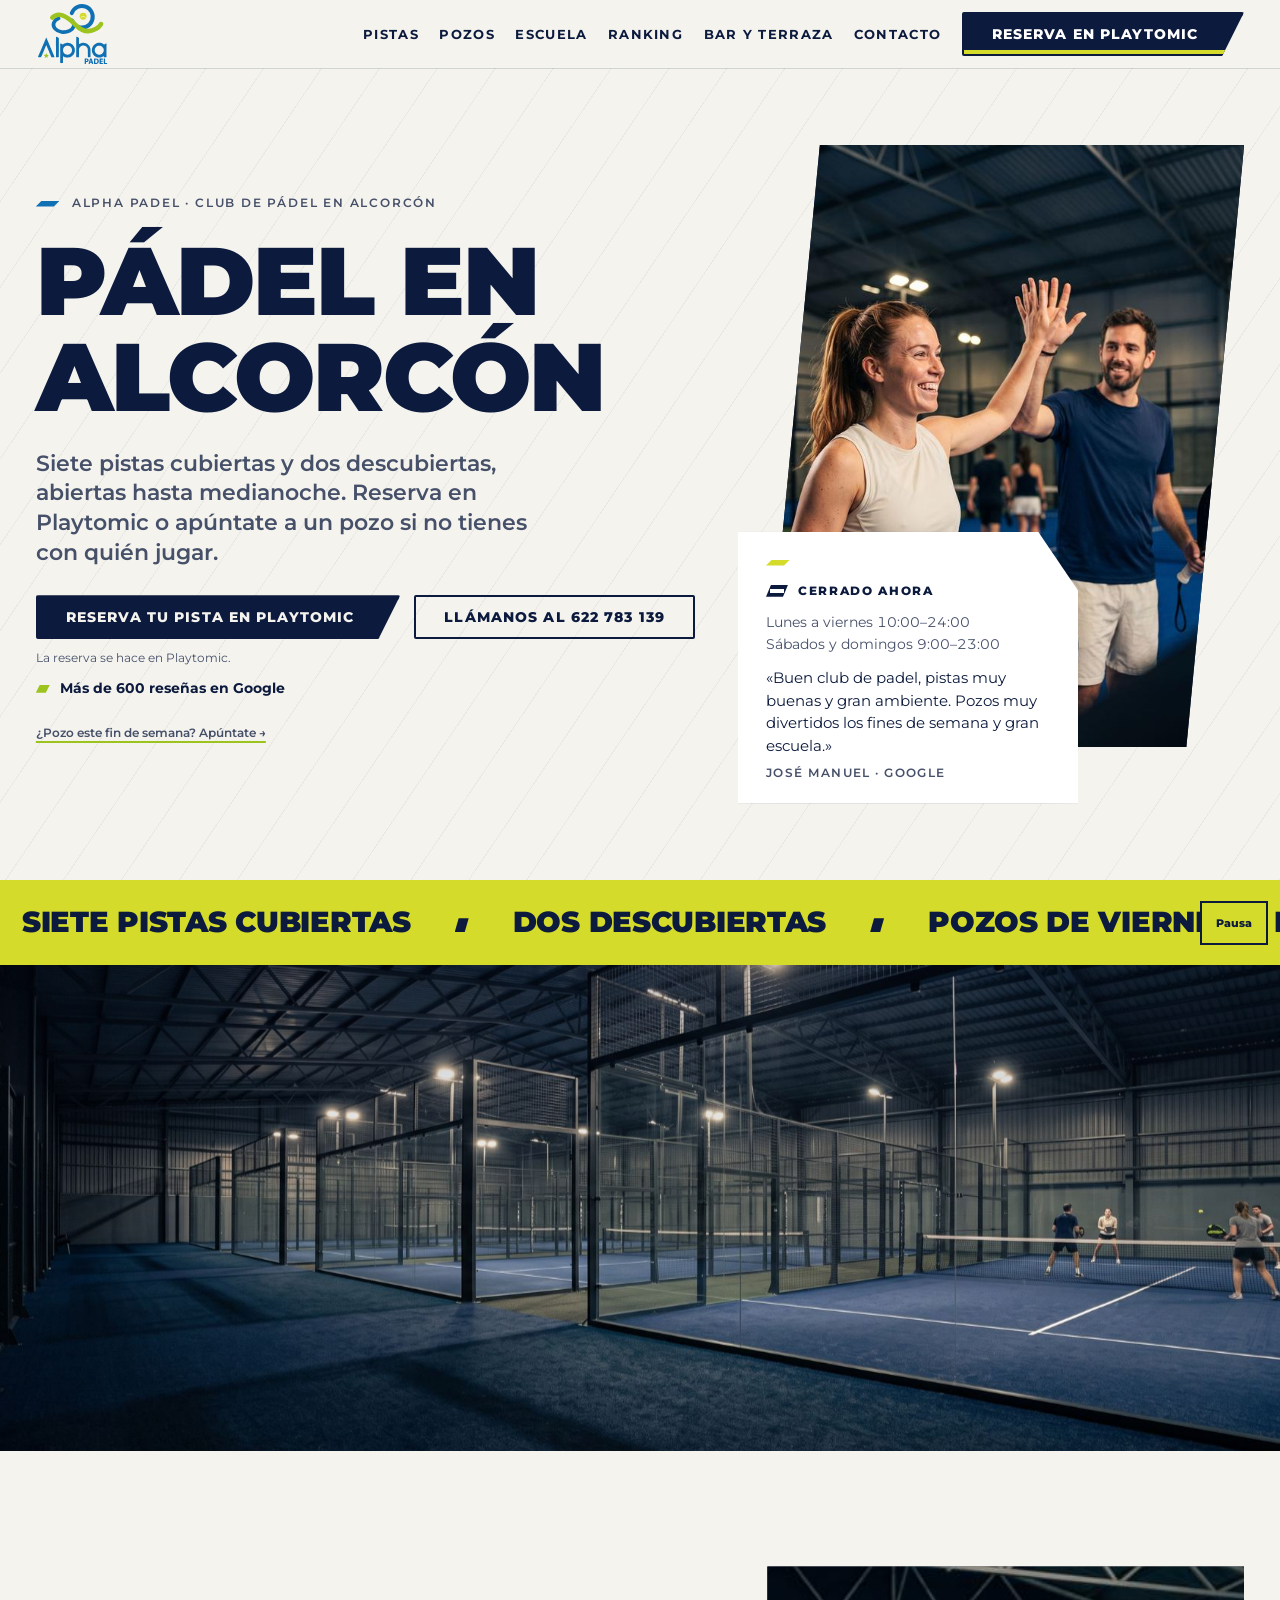
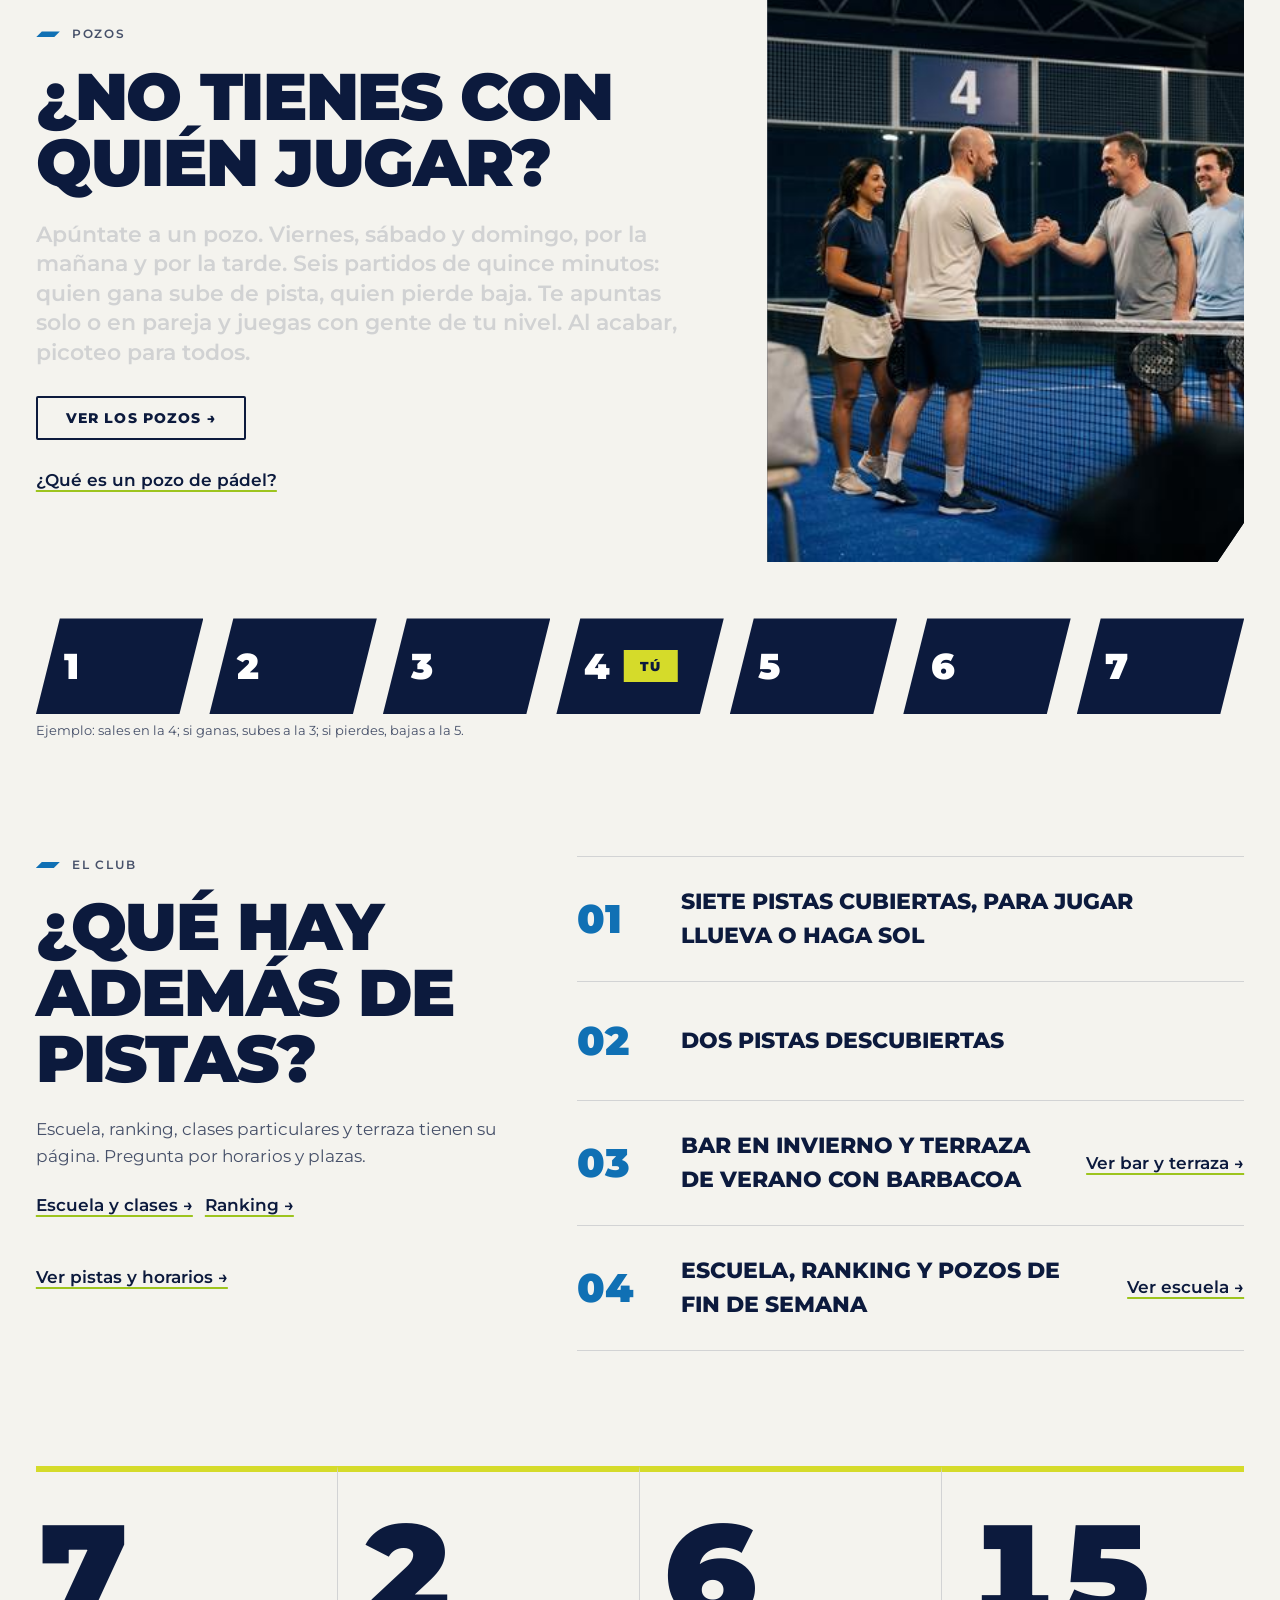
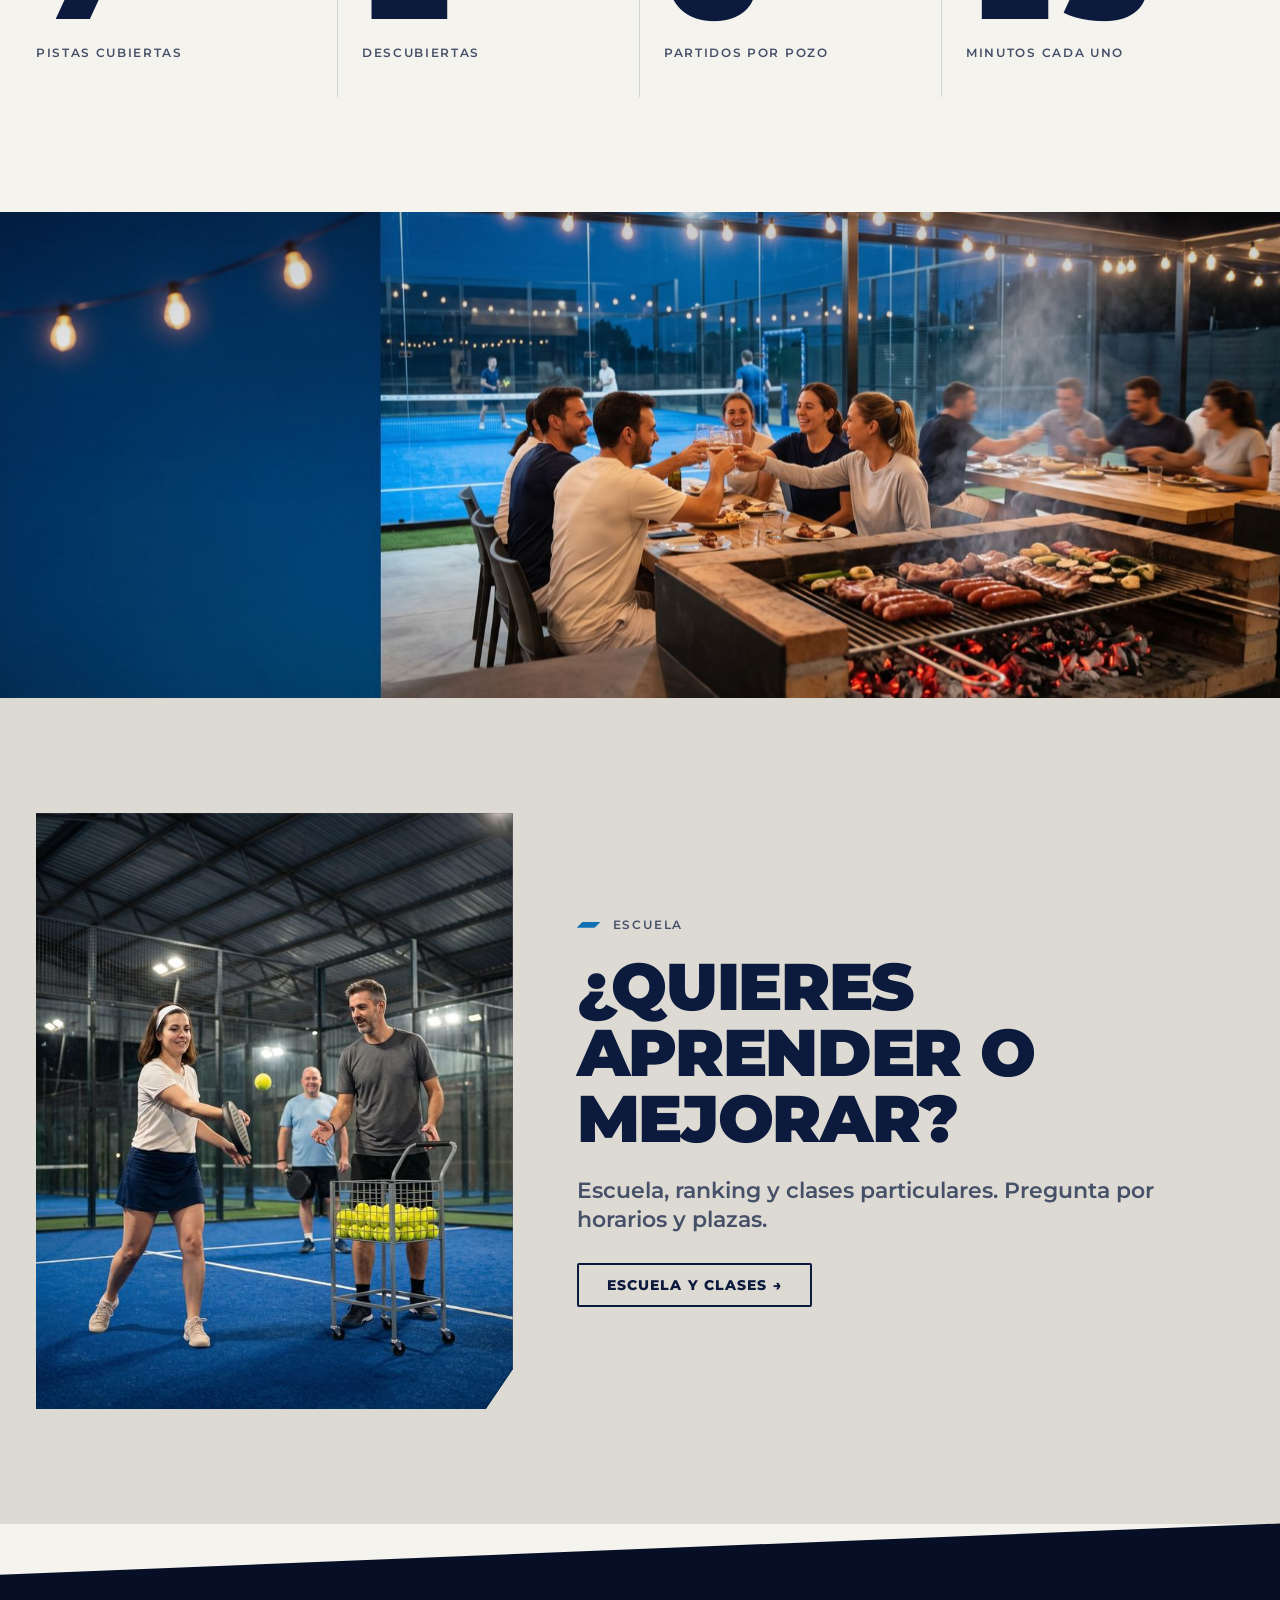
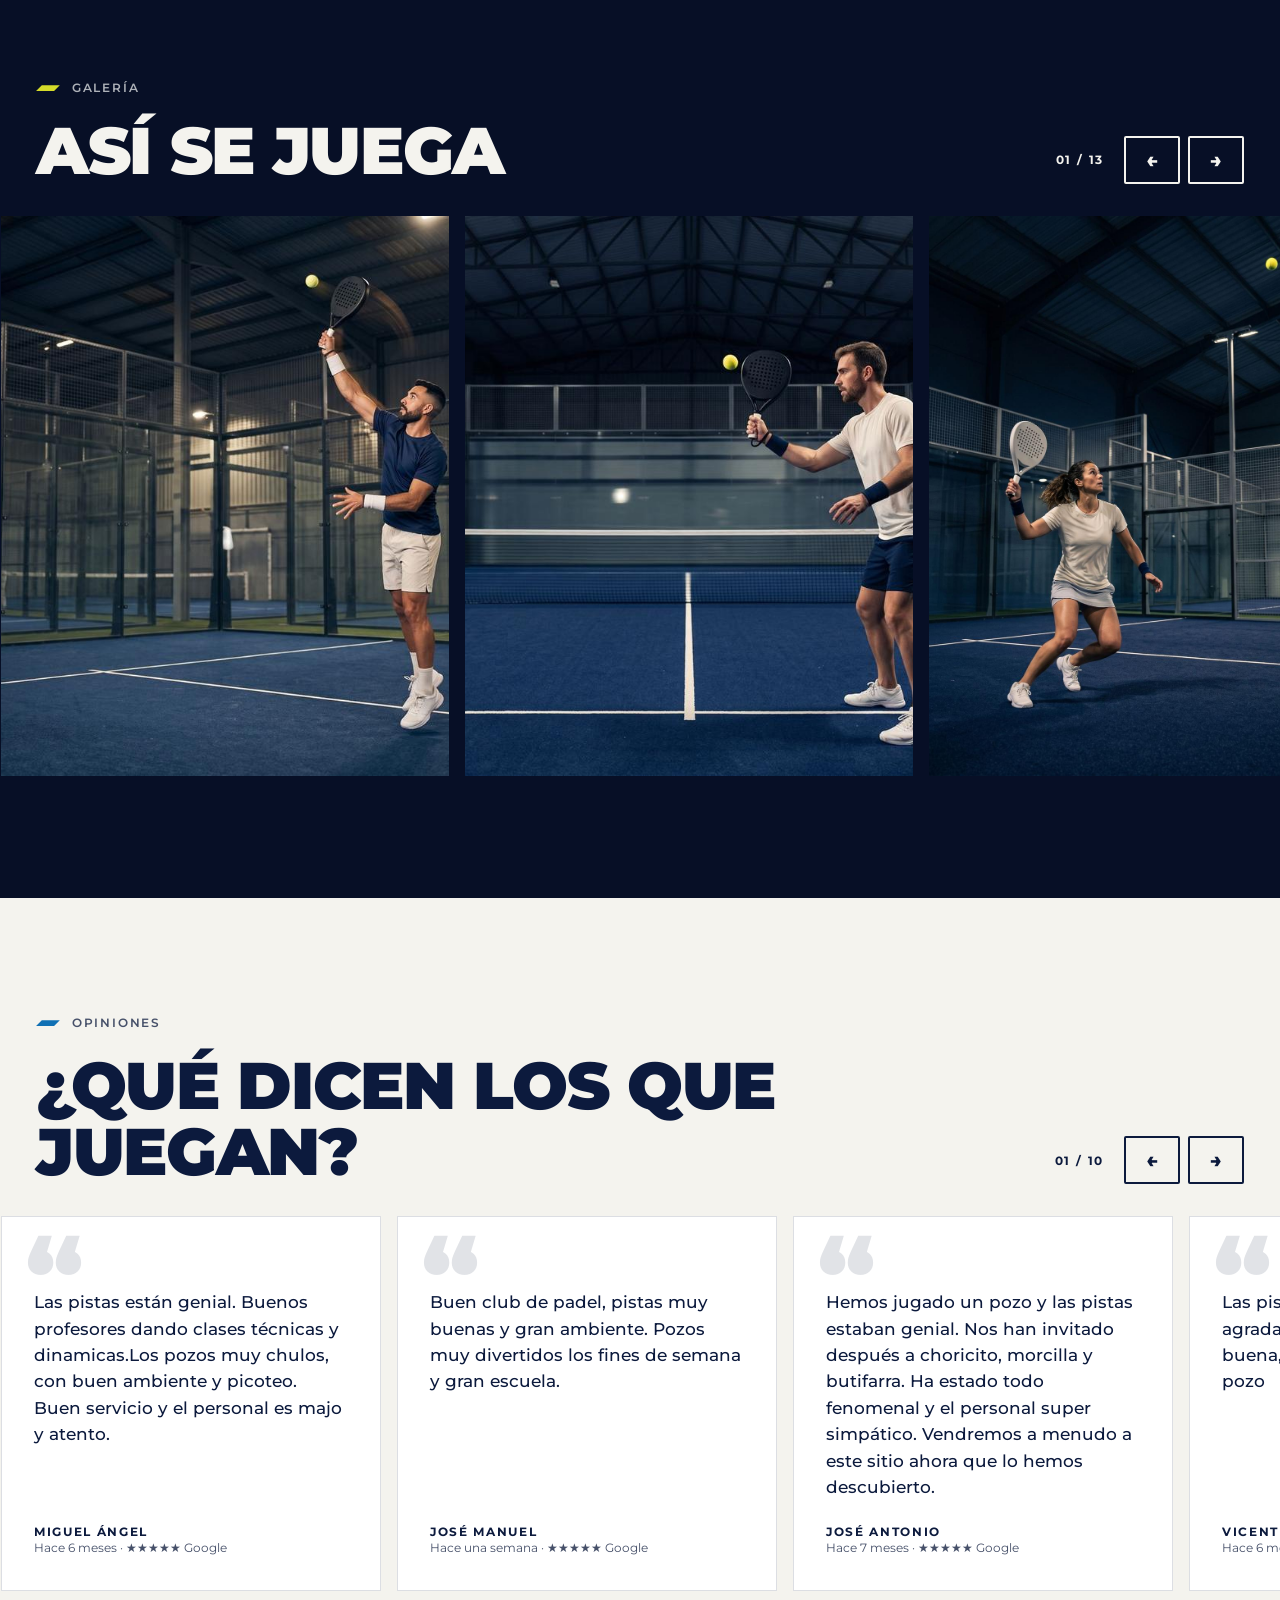
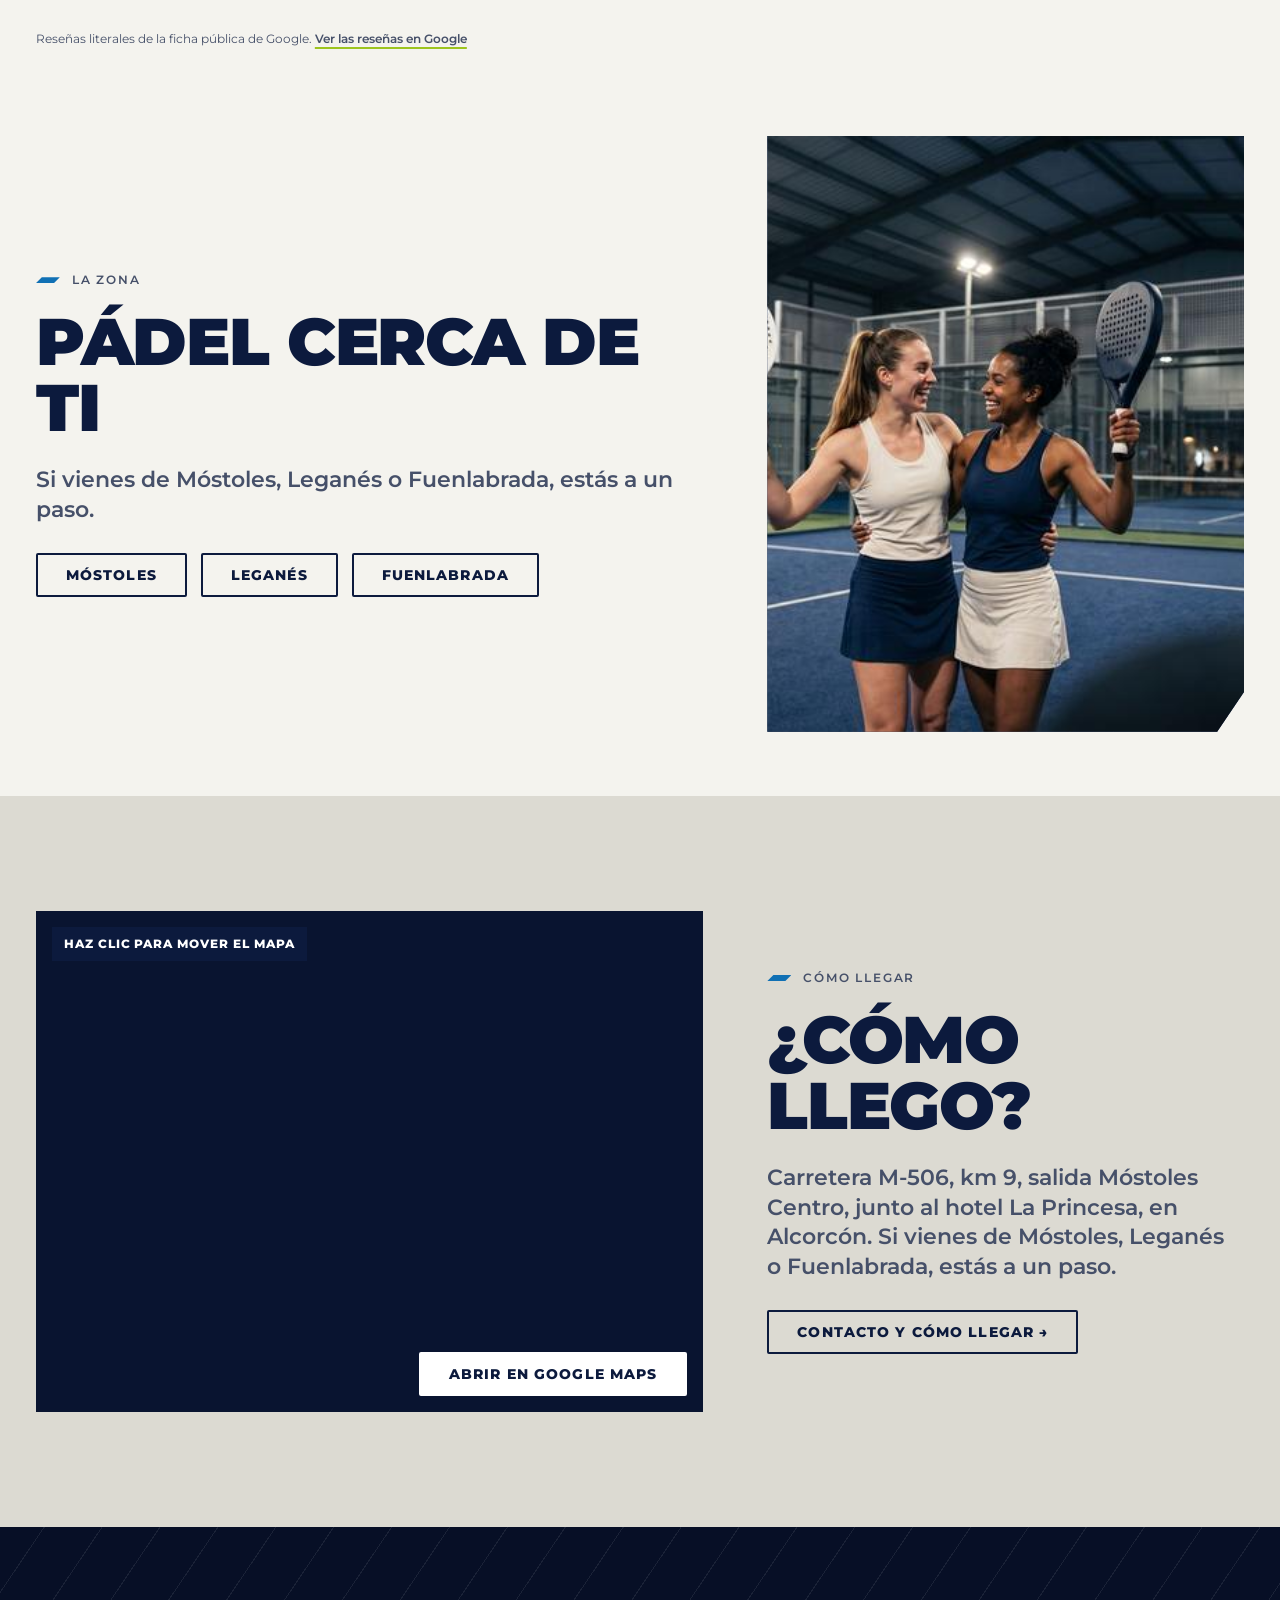
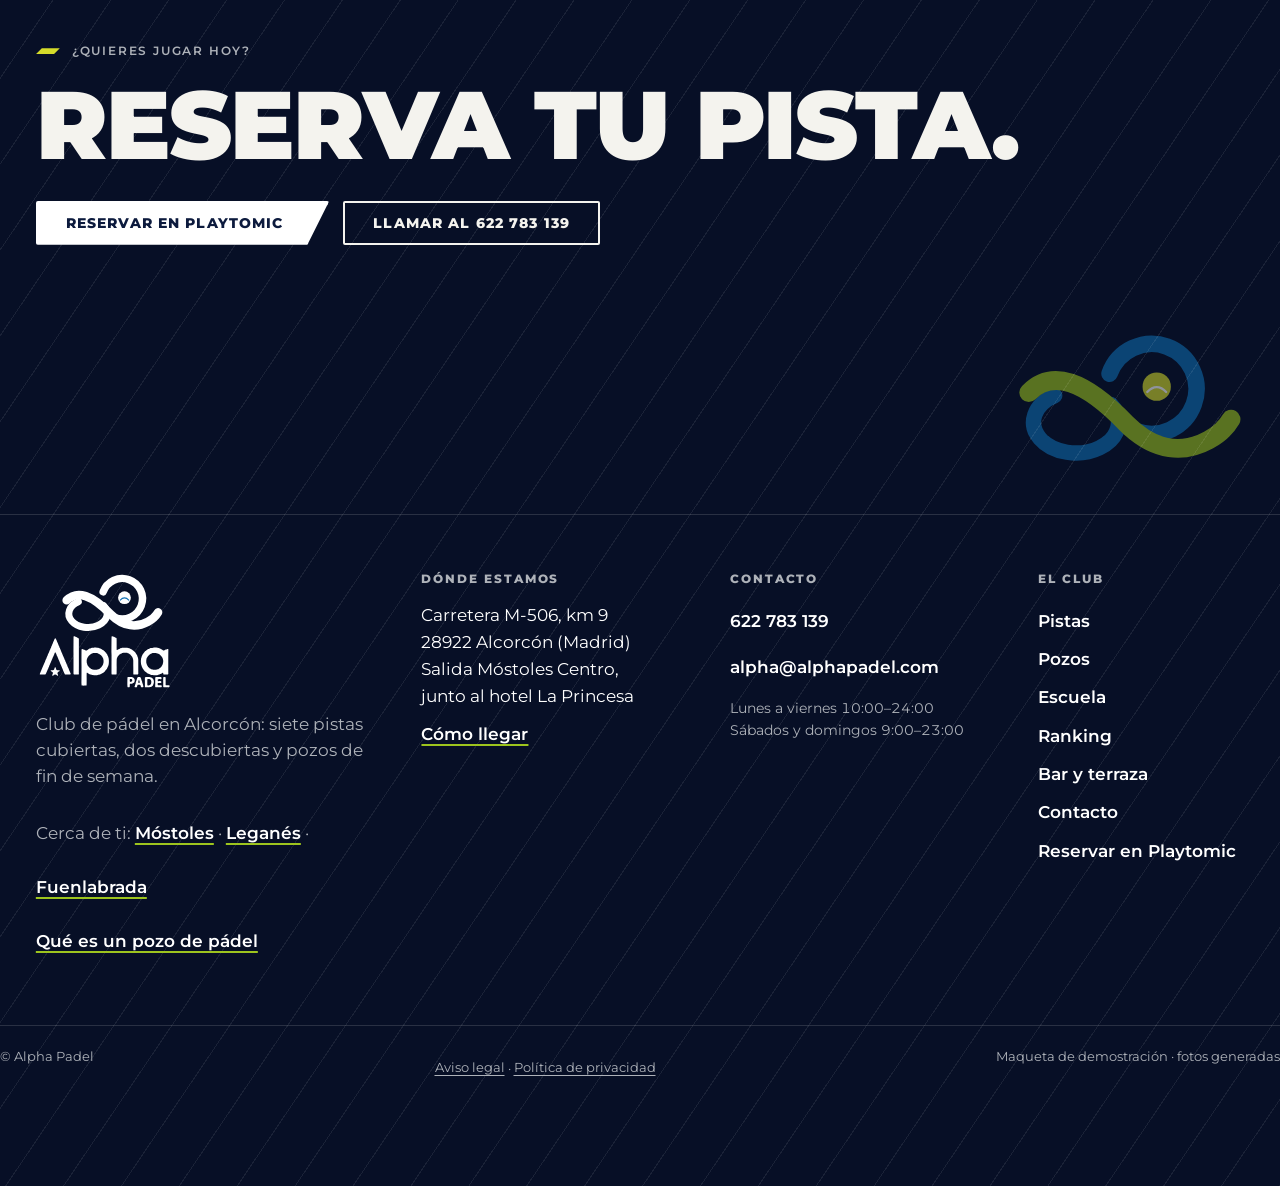
<file: index.html>
<!doctype html>
<html lang="es">
<head>
<meta charset="utf-8">
<meta name="viewport" content="width=device-width,initial-scale=1">
<title>Alpha Padel · Club de pádel en Alcorcón, pistas y pozos</title>
<meta name="description" content="Siete pistas cubiertas y dos descubiertas en la M-506, junto al hotel La Princesa. Reserva tu pista en Playtomic o apúntate a un pozo de fin de semana.">
<meta name="robots" content="noindex">
<link rel="canonical" href="https://alphapadel.com/">
<meta property="og:type" content="website">
<meta property="og:locale" content="es_ES">
<meta property="og:site_name" content="Alpha Padel">
<meta property="og:title" content="Alpha Padel · Club de pádel en Alcorcón, pistas y pozos">
<meta property="og:description" content="Siete pistas cubiertas y dos descubiertas en la M-506, junto al hotel La Princesa. Reserva tu pista en Playtomic o apúntate a un pozo de fin de semana.">
<meta property="og:url" content="https://alphapadel.com/">
<meta property="og:image" content="https://alphapadel.com/imagenes/fotos/hilera-de-pistas-cubiertas-1100.jpg">
<meta name="twitter:card" content="summary_large_image">
<meta name="twitter:title" content="Alpha Padel · Club de pádel en Alcorcón, pistas y pozos">
<meta name="twitter:description" content="Siete pistas cubiertas y dos descubiertas en la M-506, junto al hotel La Princesa. Reserva tu pista en Playtomic o apúntate a un pozo de fin de semana.">
<meta name="twitter:image" content="https://alphapadel.com/imagenes/fotos/hilera-de-pistas-cubiertas-1100.jpg">
<link rel="icon" href="imagenes/simbolo-original.svg" type="image/svg+xml">
<link rel="preload" href="fonts/Montserrat-Variable.woff2" as="font" type="font/woff2" crossorigin>
<link rel="stylesheet" href="css/estilo.css">
<script type="application/ld+json">{"@context": "https://schema.org", "@graph": [{"@type": "SportsActivityLocation", "@id": "https://alphapadel.com/#club", "name": "Alpha Padel", "url": "https://alphapadel.com/", "telephone": "+34622783139", "email": "alpha@alphapadel.com", "description": "Club de pádel en Alcorcón: siete pistas cubiertas, dos descubiertas y pozos de fin de semana.", "image": "https://alphapadel.com/imagenes/fotos/hilera-de-pistas-cubiertas-1100.jpg", "logo": "https://alphapadel.com/imagenes/logo-original-color.svg", "hasMap": "https://www.google.com/maps?cid=16412759027479425247", "sameAs": ["https://playtomic.com/clubs/alpha-padel", "https://www.google.com/maps?cid=16412759027479425247"], "address": {"@type": "PostalAddress", "streetAddress": "Carretera M-506, km 9", "postalCode": "28922", "addressLocality": "Alcorcón", "addressRegion": "Madrid", "addressCountry": "ES"}, "areaServed": [{"@type": "City", "name": "Alcorcón"}, {"@type": "City", "name": "Móstoles"}, {"@type": "City", "name": "Leganés"}, {"@type": "City", "name": "Fuenlabrada"}], "amenityFeature": [{"@type": "LocationFeatureSpecification", "name": "Pistas de pádel cubiertas", "value": 7}, {"@type": "LocationFeatureSpecification", "name": "Pistas de pádel descubiertas", "value": 2}, {"@type": "LocationFeatureSpecification", "name": "Bar", "value": true}, {"@type": "LocationFeatureSpecification", "name": "Terraza con barbacoa en verano", "value": true}], "openingHoursSpecification": [{"@type": "OpeningHoursSpecification", "dayOfWeek": ["Monday", "Tuesday", "Wednesday", "Thursday", "Friday"], "opens": "10:00", "closes": "23:59"}, {"@type": "OpeningHoursSpecification", "dayOfWeek": ["Saturday", "Sunday"], "opens": "09:00", "closes": "23:00"}]}, {"@type": "WebSite", "@id": "https://alphapadel.com/#web", "url": "https://alphapadel.com/", "name": "Alpha Padel", "inLanguage": "es", "publisher": {"@id": "https://alphapadel.com/#club"}}, {"@type": "WebPage", "@id": "https://alphapadel.com/#pagina", "url": "https://alphapadel.com/", "name": "Alpha Padel · Club de pádel en Alcorcón, pistas y pozos", "description": "Siete pistas cubiertas y dos descubiertas en la M-506, junto al hotel La Princesa. Reserva tu pista en Playtomic o apúntate a un pozo de fin de semana.", "inLanguage": "es", "isPartOf": {"@id": "https://alphapadel.com/#web"}, "about": {"@id": "https://alphapadel.com/#club"}}, {"@type": "BreadcrumbList", "itemListElement": [{"@type": "ListItem", "position": 1, "name": "Inicio", "item": "https://alphapadel.com/"}]}]}</script>
</head>
<body>
<a class="sr" href="#principal">Saltar al contenido</a>
<header class="cab"><div class="cont">
<a class="logo" href="./" aria-label="Alpha Padel, inicio"><img src="imagenes/logo-original-color.svg" alt="Alpha Padel" width="73" height="64"></a>
<nav aria-label="Principal"><a href="pistas-y-tarifas/">Pistas</a><a href="pozos/" data-cta="pozo" data-ubic="cabecera">Pozos</a><a href="escuela-de-padel/">Escuela</a><a href="ranking/">Ranking</a><a href="bar-y-terraza/">Bar y terraza</a><a href="contacto/" data-cta="como-llegar" data-ubic="cabecera">Contacto</a><a class="btn" href="https://playtomic.com/clubs/alpha-padel" rel="noopener" data-cta="reserva" data-ubic="cabecera"><span>Reserva en Playtomic</span></a></nav>
<button class="menu-b" aria-label="Abrir el menú" aria-expanded="false"><i></i><i></i></button>
</div></header>
<div class="panel" role="dialog" aria-label="Menú"><button class="cerrar" aria-label="Cerrar el menú">×</button>
<a href="" aria-current="page">Inicio</a><a href="pistas-y-tarifas/">Pistas</a><a href="pozos/" data-cta="pozo" data-ubic="cabecera">Pozos</a><a href="escuela-de-padel/">Escuela</a><a href="ranking/">Ranking</a><a href="bar-y-terraza/">Bar y terraza</a><a href="contacto/" data-cta="como-llegar" data-ubic="cabecera">Contacto</a><a href="https://playtomic.com/clubs/alpha-padel" data-cta="reserva" data-ubic="cabecera">Reserva en Playtomic</a><a href="tel:+34622783139" data-cta="llamar" data-ubic="cabecera">Llamar</a></div>
<main id="principal">
<section class="portada clara"><div class="cont">
<div><p class="eti">Alpha Padel · Club de pádel en Alcorcón</p><h1 class="disp">Pádel en Alcorcón</h1>
<p class="sub txt" style="max-width:34ch">Siete pistas cubiertas y dos descubiertas, abiertas hasta medianoche. Reserva en Playtomic o apúntate a un pozo si no tienes con quién jugar.</p>
<div class="grupo"><a class="btn" href="https://playtomic.com/clubs/alpha-padel" rel="noopener" data-cta="reserva" data-ubic="hero"><span>Reserva tu pista en Playtomic</span></a><a class="btn sec2" href="tel:+34622783139" data-cta="llamar" data-ubic="hero"><span>Llámanos al 622 783 139</span></a></div><p class="micro">La reserva se hace en Playtomic.</p><p class="prueba">Más de 600 reseñas en Google</p>
<p class="est-m"><span class="est-l"><span class="par"></span><span class="t">Abierto ahora</span></span></p>
<p class="micro" style="margin-top:14px"><a class="enl" href="pozos/" data-cta="pozo" data-ubic="hero">¿Pozo este fin de semana? Apúntate →</a></p></div>
<div class="hero-foto"><div class="foto" ><img src="imagenes/fotos/jugadores-chocan-la-mano-sonriendo.jpg" srcset="imagenes/fotos/jugadores-chocan-la-mano-sonriendo-640.jpg 640w, imagenes/fotos/jugadores-chocan-la-mano-sonriendo-1100.jpg 1100w, imagenes/fotos/jugadores-chocan-la-mano-sonriendo.jpg 1920w" sizes="(max-width:1023px) 100vw, 46vw" alt="Dos jugadores chocan la mano sonriendo tras una jugada" width="1547" height="1920" loading="eager" fetchpriority="high" decoding="async"></div><aside class="estado rev" aria-label="Estado del club"><div class="fil"></div>
<div class="est-l"><span class="par"></span><span class="t">Abierto ahora</span></div>
<p class="hor">Lunes a viernes 10:00–24:00<br>Sábados y domingos 9:00–23:00</p>
<blockquote>«Buen club de padel, pistas muy buenas y gran ambiente. Pozos muy divertidos los fines de semana y gran escuela.»<cite>José Manuel · Google</cite></blockquote></aside></div>
</div></section>
<section class="cinta" aria-label="Datos del club"><div class="cinta-p"><span>Siete pistas cubiertas</span><span>Dos descubiertas</span><span>Pozos de viernes a domingo</span><span>Seis partidos de quince minutos</span><span>Picoteo al acabar</span><span>Bar en invierno</span><span>Terraza de verano con barbacoa</span><span aria-hidden="true">Siete pistas cubiertas</span><span aria-hidden="true">Dos descubiertas</span><span aria-hidden="true">Pozos de viernes a domingo</span><span aria-hidden="true">Seis partidos de quince minutos</span><span aria-hidden="true">Picoteo al acabar</span><span aria-hidden="true">Bar en invierno</span><span aria-hidden="true">Terraza de verano con barbacoa</span></div>
<button class="pausa-b" type="button" aria-label="Pausa: detener la cinta" aria-pressed="false">Pausa</button></section>
<section class="banda" aria-label="Hilera de pistas cubiertas"><div class="foto ancho" ><img src="imagenes/fotos/hilera-de-pistas-cubiertas.jpg" srcset="imagenes/fotos/hilera-de-pistas-cubiertas-640.jpg 640w, imagenes/fotos/hilera-de-pistas-cubiertas-1100.jpg 1100w, imagenes/fotos/hilera-de-pistas-cubiertas.jpg 1920w" sizes="100vw" alt="Hilera de pistas cubiertas" width="1920" height="815" loading="lazy" decoding="async"></div></section>
<section class="sec" id="pozo"><div class="cont"><div class="dos">
<div class="rev"><p class="eti">Pozos</p><h2 class="h1">¿No tienes con quién jugar?</h2>
<p class="sub txt" data-enciende>Apúntate a un pozo. Viernes, sábado y domingo, por la mañana y por la tarde. Seis partidos de quince minutos: quien gana sube de pista, quien pierde baja. Te apuntas solo o en pareja y juegas con gente de tu nivel. Al acabar, picoteo para todos.</p>
<div class="grupo"><a class="btn sec2" href="pozos/" data-cta="pozo" data-ubic="cuerpo"><span>Ver los pozos →</span></a></div><p style="margin-top:16px"><a class="enl" href="blog/que-es-un-pozo-de-padel/">¿Qué es un pozo de pádel?</a></p></div>
<div class="foto corte rev foto-bn" ><img src="imagenes/fotos/saludo-en-la-red-fin-de-pozo.jpg" srcset="imagenes/fotos/saludo-en-la-red-fin-de-pozo-640.jpg 640w, imagenes/fotos/saludo-en-la-red-fin-de-pozo-1100.jpg 1100w, imagenes/fotos/saludo-en-la-red-fin-de-pozo.jpg 1920w" sizes="(max-width:1023px) 100vw, 48vw" alt="Jugadores se saludan en la red al acabar el pozo" width="1920" height="1288" loading="lazy" decoding="async"></div>
</div>
<div class="tira-pozo" aria-label="Las siete pistas de un pozo: sales en la 4"><div style="--i:0">1</div><div style="--i:1">2</div><div style="--i:2">3</div><div class="yo" style="--i:3">4</div><div style="--i:4">5</div><div style="--i:5">6</div><div style="--i:6">7</div><small>Ejemplo: sales en la 4; si ganas, subes a la 3; si pierdes, bajas a la 5.</small></div>
</div></section>
<section class="sec" style="padding-top:0"><div class="cont"><div class="dos inv" style="align-items:start">
<div class="rev"><p class="eti">El club</p><h2 class="h1">¿Qué hay además de pistas?</h2><p class="txt">Escuela, ranking, clases particulares y terraza tienen su página. Pregunta por horarios y plazas.</p><p style="margin-top:12px"><a class="enl" href="escuela-de-padel/">Escuela y clases →</a> &nbsp; <a class="enl" href="ranking/">Ranking →</a></p><p style="margin-top:24px"><a class="enl" href="pistas-y-tarifas/">Ver pistas y horarios →</a></p></div>
<div class="filas">
<div class="fila rev"><b>01</b><h3>Siete pistas cubiertas, para jugar llueva o haga sol</h3><span></span></div>
<div class="fila rev" style="--d:.08s"><b>02</b><h3>Dos pistas descubiertas</h3><span></span></div>
<div class="fila rev" style="--d:.16s"><b>03</b><h3>Bar en invierno y terraza de verano con barbacoa</h3><a class="enl" href="bar-y-terraza/">Ver bar y terraza →</a></div>
<div class="fila rev" style="--d:.24s"><b>04</b><h3>Escuela, ranking y pozos de fin de semana</h3><a class="enl" href="escuela-de-padel/">Ver escuela →</a></div>
</div></div></div></section>
<section class="sec" style="padding-top:0"><div class="cont"><div class="cifras">
<div class="cifra rev"><b data-n="7">7</b><span>Pistas cubiertas</span></div>
<div class="cifra rev" style="--d:.08s"><b data-n="2">2</b><span>Descubiertas</span></div>
<div class="cifra rev" style="--d:.16s"><b data-n="6">6</b><span>Partidos por pozo</span></div>
<div class="cifra rev" style="--d:.24s"><b data-n="15">15</b><span>Minutos cada uno</span></div>
</div></div></section>
<section class="banda" aria-label="Terraza de verano"><div class="foto ancho" ><img src="imagenes/fotos/terraza-barbacoa-anochecer.jpg" srcset="imagenes/fotos/terraza-barbacoa-anochecer-640.jpg 640w, imagenes/fotos/terraza-barbacoa-anochecer-1100.jpg 1100w, imagenes/fotos/terraza-barbacoa-anochecer.jpg 1920w" sizes="100vw" alt="Terraza de verano con barbacoa al anochecer" width="1920" height="815" loading="lazy" decoding="async"></div></section>
<section class="sec calido"><div class="cont"><div class="dos inv">
<div class="foto corte rev foto-bn" ><img src="imagenes/fotos/clase-con-cesta-de-bolas.jpg" srcset="imagenes/fotos/clase-con-cesta-de-bolas-640.jpg 640w, imagenes/fotos/clase-con-cesta-de-bolas-1100.jpg 1100w, imagenes/fotos/clase-con-cesta-de-bolas.jpg 1920w" sizes="(max-width:1023px) 100vw, 48vw" alt="Clase de pádel con cesta de bolas" width="1547" height="1920" loading="lazy" decoding="async"></div>
<div class="rev"><p class="eti">Escuela</p><h2 class="h1">¿Quieres aprender o mejorar?</h2><p class="sub txt">Escuela, ranking y clases particulares. Pregunta por horarios y plazas.</p>
<div class="grupo"><a class="btn sec2" href="escuela-de-padel/"><span>Escuela y clases →</span></a></div></div>
</div></div></section>
<section class="sec prof corte-d" id="asi-se-juega" data-carr aria-label="Así se juega"><div class="carr-c"><div class="cont"><div class="carr-t"><div><p class="eti">Galería</p><h2 class="h1">Así se juega</h2></div>
<div style="display:flex;align-items:center;gap:20px"><span class="cont-n" aria-live="polite">01 / 13</span><div class="flechas"><button type="button" data-dir="-1" aria-label="Anterior">←</button><button type="button" data-dir="1" aria-label="Siguiente">→</button></div></div></div></div>
<div class="carr" tabindex="0" aria-label="Fotos del club">
<div class="foto  foto-bn" ><img src="imagenes/fotos/remate-saque-pista-cubierta.jpg" srcset="imagenes/fotos/remate-saque-pista-cubierta-640.jpg 640w, imagenes/fotos/remate-saque-pista-cubierta-1100.jpg 1100w, imagenes/fotos/remate-saque-pista-cubierta.jpg 1920w" sizes="(max-width:767px) 82vw, 840px" alt="Jugador sacando en una pista cubierta" width="1920" height="1288" loading="lazy" decoding="async"></div><div class="foto  foto-bn" ><img src="imagenes/fotos/jugador-prepara-golpe.jpg" srcset="imagenes/fotos/jugador-prepara-golpe-640.jpg 640w, imagenes/fotos/jugador-prepara-golpe-1100.jpg 1100w, imagenes/fotos/jugador-prepara-golpe.jpg 1920w" sizes="(max-width:767px) 82vw, 840px" alt="Jugador preparando un golpe en la pista" width="1920" height="1288" loading="lazy" decoding="async"></div><div class="foto  foto-bn" ><img src="imagenes/fotos/jugadora-corre-hacia-la-bola.jpg" srcset="imagenes/fotos/jugadora-corre-hacia-la-bola-640.jpg 640w, imagenes/fotos/jugadora-corre-hacia-la-bola-1100.jpg 1100w, imagenes/fotos/jugadora-corre-hacia-la-bola.jpg 1920w" sizes="(max-width:767px) 82vw, 840px" alt="Jugadora corriendo hacia la bola" width="1547" height="1920" loading="lazy" decoding="async"></div><div class="foto h foto-bn" ><img src="imagenes/fotos/pista-descubierta-atardecer.jpg" srcset="imagenes/fotos/pista-descubierta-atardecer-640.jpg 640w, imagenes/fotos/pista-descubierta-atardecer-1100.jpg 1100w, imagenes/fotos/pista-descubierta-atardecer.jpg 1920w" sizes="(max-width:767px) 82vw, 840px" alt="Pista descubierta al atardecer" width="1547" height="1920" loading="lazy" decoding="async"></div><div class="foto  foto-bn" ><img src="imagenes/fotos/jugadora-golpe-de-derecha.jpg" srcset="imagenes/fotos/jugadora-golpe-de-derecha-640.jpg 640w, imagenes/fotos/jugadora-golpe-de-derecha-1100.jpg 1100w, imagenes/fotos/jugadora-golpe-de-derecha.jpg 1920w" sizes="(max-width:767px) 82vw, 840px" alt="Jugadora golpeando de derecha" width="1920" height="1288" loading="lazy" decoding="async"></div><div class="foto  foto-bn" ><img src="imagenes/fotos/jugador-golpe-pista-cubierta.jpg" srcset="imagenes/fotos/jugador-golpe-pista-cubierta-640.jpg 640w, imagenes/fotos/jugador-golpe-pista-cubierta-1100.jpg 1100w, imagenes/fotos/jugador-golpe-pista-cubierta.jpg 1920w" sizes="(max-width:767px) 82vw, 840px" alt="Jugador golpeando en pista cubierta" width="1920" height="1288" loading="lazy" decoding="async"></div><div class="foto  foto-bn" ><img src="imagenes/fotos/pareja-jugando-en-la-red.jpg" srcset="imagenes/fotos/pareja-jugando-en-la-red-640.jpg 640w, imagenes/fotos/pareja-jugando-en-la-red-1100.jpg 1100w, imagenes/fotos/pareja-jugando-en-la-red.jpg 1920w" sizes="(max-width:767px) 82vw, 840px" alt="Pareja jugando junto a la red" width="1547" height="1920" loading="lazy" decoding="async"></div><div class="foto h foto-bn" ><img src="imagenes/fotos/amigos-picoteo-bar-vertical.jpg" srcset="imagenes/fotos/amigos-picoteo-bar-vertical-640.jpg 640w, imagenes/fotos/amigos-picoteo-bar-vertical-1100.jpg 1100w, imagenes/fotos/amigos-picoteo-bar-vertical.jpg 1920w" sizes="(max-width:767px) 82vw, 840px" alt="Amigos picoteando en el bar del club" width="1547" height="1920" loading="lazy" decoding="async"></div><div class="foto  foto-bn" ><img src="imagenes/fotos/grupo-picoteo-cerveza-bar.jpg" srcset="imagenes/fotos/grupo-picoteo-cerveza-bar-640.jpg 640w, imagenes/fotos/grupo-picoteo-cerveza-bar-1100.jpg 1100w, imagenes/fotos/grupo-picoteo-cerveza-bar.jpg 1920w" sizes="(max-width:767px) 82vw, 840px" alt="Grupo de jugadores con cervezas y picoteo en el bar" width="1547" height="1920" loading="lazy" decoding="async"></div><div class="foto  foto-bn" ><img src="imagenes/fotos/jugador-espera-en-la-red.jpg" srcset="imagenes/fotos/jugador-espera-en-la-red-640.jpg 640w, imagenes/fotos/jugador-espera-en-la-red-1100.jpg 1100w, imagenes/fotos/jugador-espera-en-la-red.jpg 1920w" sizes="(max-width:767px) 82vw, 840px" alt="Jugador esperando en la red" width="1920" height="1288" loading="lazy" decoding="async"></div><div class="foto  foto-bn" ><img src="imagenes/fotos/cambio-de-pista-en-pozo.jpg" srcset="imagenes/fotos/cambio-de-pista-en-pozo-640.jpg 640w, imagenes/fotos/cambio-de-pista-en-pozo-1100.jpg 1100w, imagenes/fotos/cambio-de-pista-en-pozo.jpg 1920w" sizes="(max-width:767px) 82vw, 840px" alt="Cambio de pista durante un pozo" width="1920" height="1072" loading="lazy" decoding="async"></div><div class="foto h foto-bn" ><img src="imagenes/fotos/jugadores-chocan-la-mano-tras-partido.jpg" srcset="imagenes/fotos/jugadores-chocan-la-mano-tras-partido-640.jpg 640w, imagenes/fotos/jugadores-chocan-la-mano-tras-partido-1100.jpg 1100w, imagenes/fotos/jugadores-chocan-la-mano-tras-partido.jpg 1920w" sizes="(max-width:767px) 82vw, 840px" alt="Dos jugadores chocan la mano tras el partido" width="1920" height="1288" loading="lazy" decoding="async"></div>
<div class="ult"><a href="pozos/" data-cta="pozo" data-ubic="cuerpo">Apúntate a un pozo →</a></div></div></div></section>
<section class="sec" id="opiniones" data-carr><div class="carr-c"><div class="cont"><div class="carr-t"><div><p class="eti">Opiniones</p><h2 class="h1">¿Qué dicen los que juegan?</h2></div>
<div style="display:flex;align-items:center;gap:20px"><span class="cont-n" aria-live="polite">01 / 10</span><div class="flechas"><button type="button" data-dir="-1" aria-label="Anterior">←</button><button type="button" data-dir="1" aria-label="Siguiente">→</button></div></div></div></div>
<div class="carr" tabindex="0" aria-label="Reseñas de Google"><article class="rev-c"><p>Las pistas están genial. Buenos profesores dando clases técnicas y dinamicas.Los pozos muy chulos, con buen ambiente y picoteo. Buen servicio y el personal es majo y atento.</p><b>Miguel Ángel</b><small>Hace 6 meses · ★★★★★ Google</small></article><article class="rev-c"><p>Buen club de padel, pistas muy buenas y gran ambiente. Pozos muy divertidos los fines de semana y gran escuela.</p><b>José Manuel</b><small>Hace una semana · ★★★★★ Google</small></article><article class="rev-c"><p>Hemos jugado un pozo y las pistas estaban genial. Nos han invitado después a choricito, morcilla y butifarra. Ha estado todo fenomenal y el personal super simpático. Vendremos a menudo a este sitio ahora que lo hemos descubierto.</p><b>José Antonio</b><small>Hace 7 meses · ★★★★★ Google</small></article><article class="rev-c"><p>Las pistas está muy bien, gente agradable y la hamburguesa muy buena, entra de lujo después del pozo</p><b>Vicente</b><small>Hace 6 meses · ★★★★★ Google</small></article><article class="rev-c"><p>Genial , hemos empezado a ir con más frecuencia a este club , ya que las instalaciones nos gustan , nos tratan genial y hay muy buen ambiente , siempre a disposición y atentos , gracias :)</p><b>Natalia</b><small>Hace 9 meses · ★★★★★ Google</small></article><article class="rev-c"><p>Las instalaciones son increíbles y el personal es majísimo lo recomiendo mucho</p><b>Adrián</b><small>Hace 6 meses · ★★★★★ Google</small></article><article class="rev-c"><p>Que sol, que terraza, que agua calentita al acabar de jugar.... Pero después, no conozco un sitio con los tercios más fríos!!!!! Muy recomendable jugar en Alpha Padel.</p><b>Tomás</b><small>Hace 6 meses · ★★★★★ Google</small></article><article class="rev-c"><p>Hacia mucho que no iba, pero las cosas no han cambiado. Muy bien, los responsables, muy implicados y muy agradables. Buen sitio</p><b>Christian</b><small>Hace 2 meses · ★★★★★ Google</small></article><article class="rev-c"><p>Estoy muy contento, porque he descubierto un lugar muy agradable familiar y un trato Exquisito y muy profesionales.volveré Seguro.</p><b>José Alberto</b><small>Hace 6 meses · ★★★★★ Google</small></article><article class="rev-c"><p>Muy buen sitio, se juega agusto y gente muy amable</p><b>Bemba</b><small>Hace 7 meses · ★★★★★ Google</small></article></div>
<div class="cont"><p class="micro" style="margin-top:20px">Reseñas literales de la ficha pública de Google. <a class="enl" href="https://www.google.com/maps?cid=16412759027479425247" rel="noopener" data-cta="como-llegar" data-ubic="cuerpo">Ver las reseñas en Google</a></p></div></div></section>
<section class="sec" id="zona"><div class="cont"><div class="dos">
<div class="rev"><p class="eti">La zona</p><h2 class="h1">Pádel cerca de ti</h2>
<p class="sub txt">Si vienes de Móstoles, Leganés o Fuenlabrada, estás a un paso.</p>
<div class="grupo"><a class="btn sec2" href="padel-mostoles/"><span>Móstoles</span></a><a class="btn sec2" href="padel-leganes/"><span>Leganés</span></a><a class="btn sec2" href="padel-fuenlabrada/"><span>Fuenlabrada</span></a></div></div>
<div class="foto corte rev" ><img src="imagenes/fotos/dos-amigas-abrazadas-con-palas.jpg" srcset="imagenes/fotos/dos-amigas-abrazadas-con-palas-640.jpg 640w, imagenes/fotos/dos-amigas-abrazadas-con-palas-1100.jpg 1100w, imagenes/fotos/dos-amigas-abrazadas-con-palas.jpg 1920w" sizes="(max-width:1023px) 100vw, 48vw" alt="Dos amigas abrazadas con sus palas tras jugar" width="1920" height="1288" loading="lazy" decoding="async"></div></div></div></section>
<section class="sec calido" id="como-llego"><div class="cont"><div class="dos">
<div class="mapa mapa-v" data-velo><iframe title="Mapa de Google con la ubicación de Alpha Padel en Alcorcón" src="https://www.google.com/maps/embed?pb=!1m18!1m12!1m3!1d3041.77434971627!2d-3.850525023575879!3d40.325165261206486!2m3!1f0!2f0!3f0!3m2!1i1024!2i768!4f13.1!3m3!1m2!1s0xd418ec4b3effd49%3A0xe3c5d56080ff30df!2sAlpha%20P%C3%A1del!5e0!3m2!1ses!2ses!4v1791196586963!5m2!1ses!2ses" loading="lazy" referrerpolicy="no-referrer-when-downgrade"></iframe><span class="velo" aria-hidden="true"></span><span class="mapa-ayuda" aria-hidden="true">Haz clic para mover el mapa</span><a class="btn sec2 mapa-enl" href="https://www.google.com/maps?cid=16412759027479425247" rel="noopener" data-cta="como-llegar" data-ubic="cuerpo"><span>Abrir en Google Maps</span></a></div>
<div class="rev"><p class="eti">Cómo llegar</p><h2 class="h1">¿Cómo llego?</h2><p class="sub txt">Carretera M-506, km 9, salida Móstoles Centro, junto al hotel La Princesa, en Alcorcón. Si vienes de Móstoles, Leganés o Fuenlabrada, estás a un paso.</p><div class="grupo"><a class="btn sec2" href="contacto/" data-cta="como-llegar" data-ubic="cuerpo"><span>Contacto y cómo llegar →</span></a></div></div>
</div></div></section>
</main>
<footer class="pie prof"><div class="cont">
<p class="eti">¿Quieres jugar hoy?</p>
<p class="cierre">Reserva tu pista.</p>
<div class="grupo"><a class="btn" href="https://playtomic.com/clubs/alpha-padel" rel="noopener" target="_blank" data-cta="reserva" data-ubic="pie"><span>Reservar en Playtomic</span></a><a class="btn sec2" href="tel:+34622783139" data-cta="llamar" data-ubic="pie"><span>Llamar al 622 783 139</span></a></div>
</div>
<div class="pie-a" aria-hidden="true"><img src="imagenes/simbolo-original.svg" alt="" width="640" height="640"></div>
<div class="cont pie-f">
<div class="pf-m"><img src="imagenes/logo-original-blanco.svg" alt="Alpha Padel" width="137" height="120"><p>Club de pádel en Alcorcón: siete pistas cubiertas, dos descubiertas y pozos de fin de semana.</p><p class="pf-z">Cerca de ti: <a class="enl" href="padel-mostoles/">Móstoles</a> · <a class="enl" href="padel-leganes/">Leganés</a> · <a class="enl" href="padel-fuenlabrada/">Fuenlabrada</a><br><a class="enl" href="blog/que-es-un-pozo-de-padel/">Qué es un pozo de pádel</a></p></div>
<div><h2>Dónde estamos</h2><address>Carretera M-506, km 9<br>28922 Alcorcón (Madrid)<br>Salida Móstoles Centro,<br>junto al hotel La Princesa</address><p><a class="enl" href="https://www.google.com/maps?cid=16412759027479425247" rel="noopener" data-cta="como-llegar" data-ubic="pie">Cómo llegar</a></p></div>
<div><h2>Contacto</h2><p><a href="tel:+34622783139" data-cta="llamar" data-ubic="pie">622 783 139</a></p><p><a href="mailto:alpha@alphapadel.com">alpha@alphapadel.com</a></p><p class="pf-h">Lunes a viernes 10:00–24:00<br>Sábados y domingos 9:00–23:00</p></div>
<div><h2>El club</h2><ul><li><a href="pistas-y-tarifas/">Pistas</a></li><li><a href="pozos/" data-cta="pozo" data-ubic="pie">Pozos</a></li><li><a href="escuela-de-padel/">Escuela</a></li><li><a href="ranking/">Ranking</a></li><li><a href="bar-y-terraza/">Bar y terraza</a></li><li><a href="contacto/" data-cta="como-llegar" data-ubic="pie">Contacto</a></li><li><a href="https://playtomic.com/clubs/alpha-padel" rel="noopener" data-cta="reserva" data-ubic="pie">Reservar en Playtomic</a></li></ul></div>
</div>
<div class="cont pie-leg"><span>© Alpha Padel</span><span><a href="aviso-legal/">Aviso legal</a> · <a href="politica-de-privacidad/">Política de privacidad</a></span><span>Maqueta de demostración · fotos generadas</span></div>
</footer>
<div class="barra" aria-label="Reserva rápida"><a class="rp" href="https://playtomic.com/clubs/alpha-padel" rel="noopener" data-cta="reserva" data-ubic="barra">Reserva tu pista<small>en Playtomic</small></a><a class="ll" href="tel:+34622783139" data-cta="llamar" data-ubic="barra">Llamar</a></div>
<script src="js/maqueta.js" defer></script>
</body>
</html>
</file>
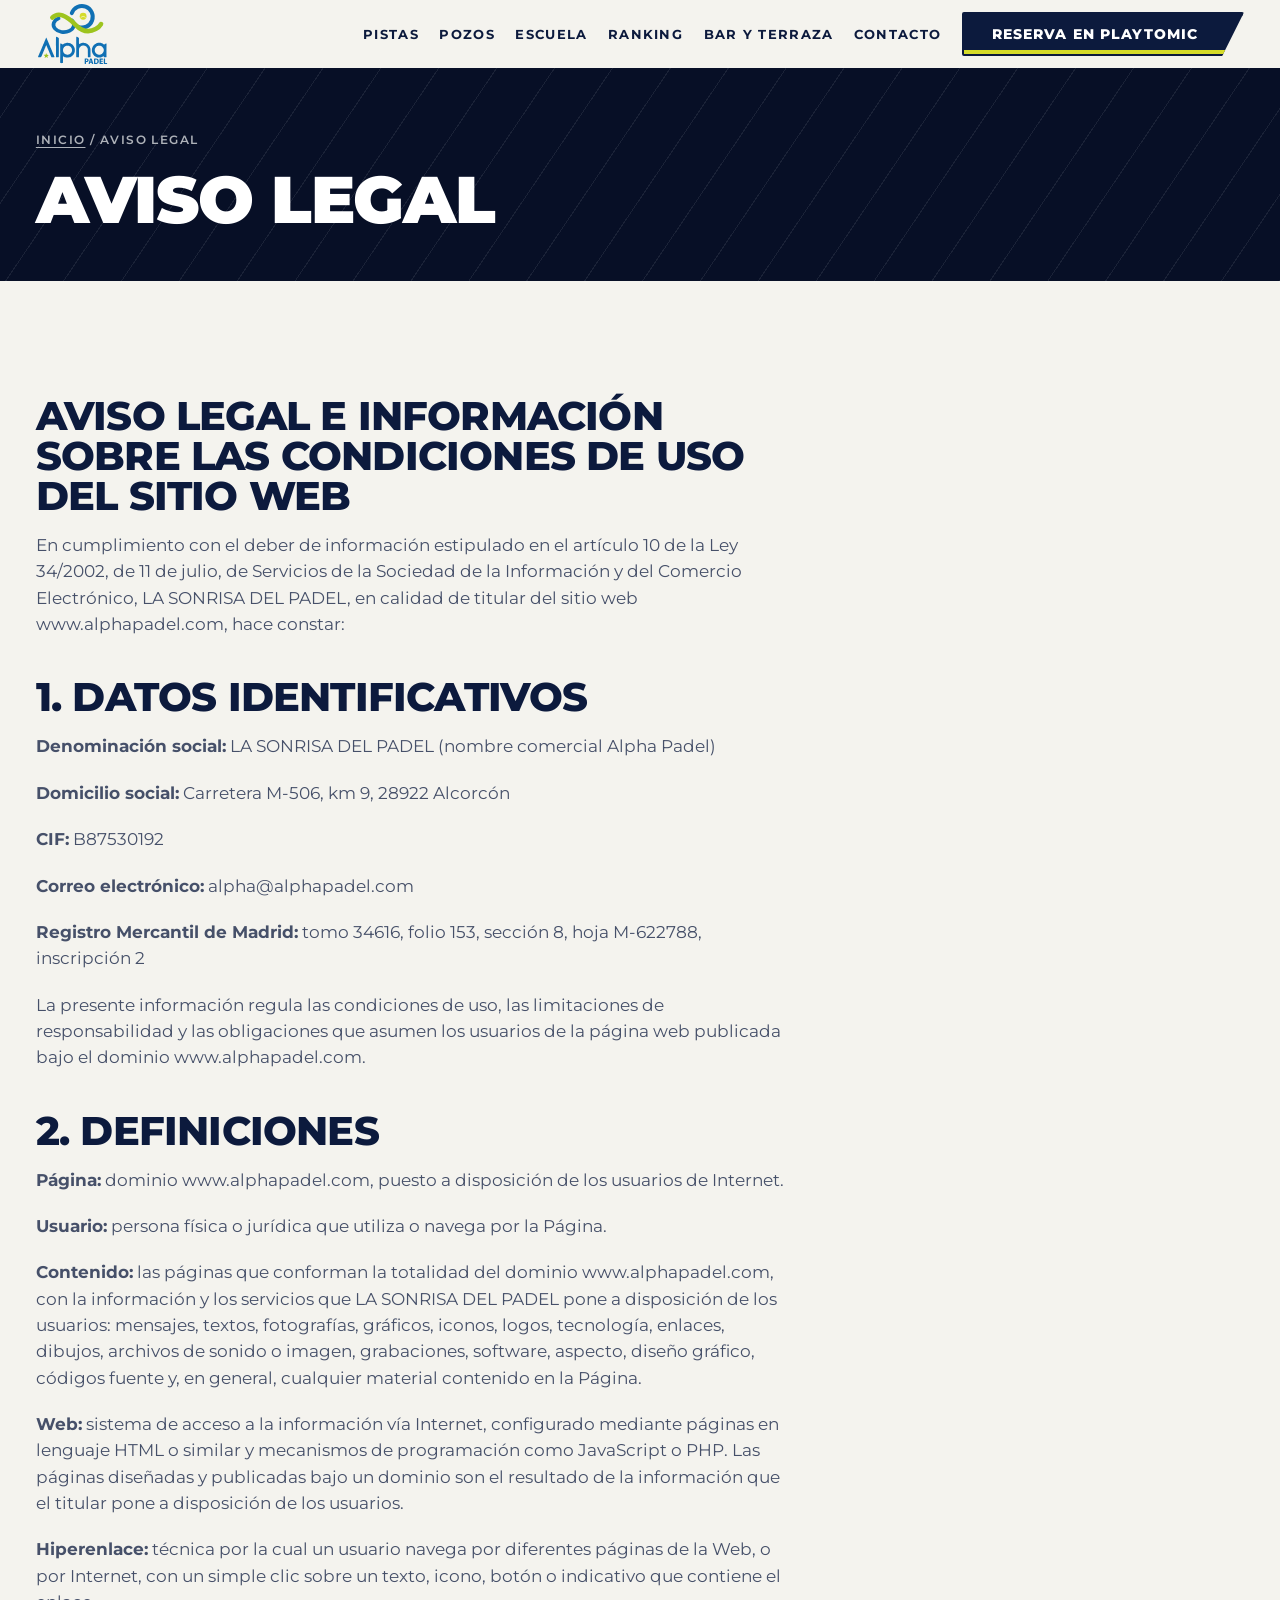
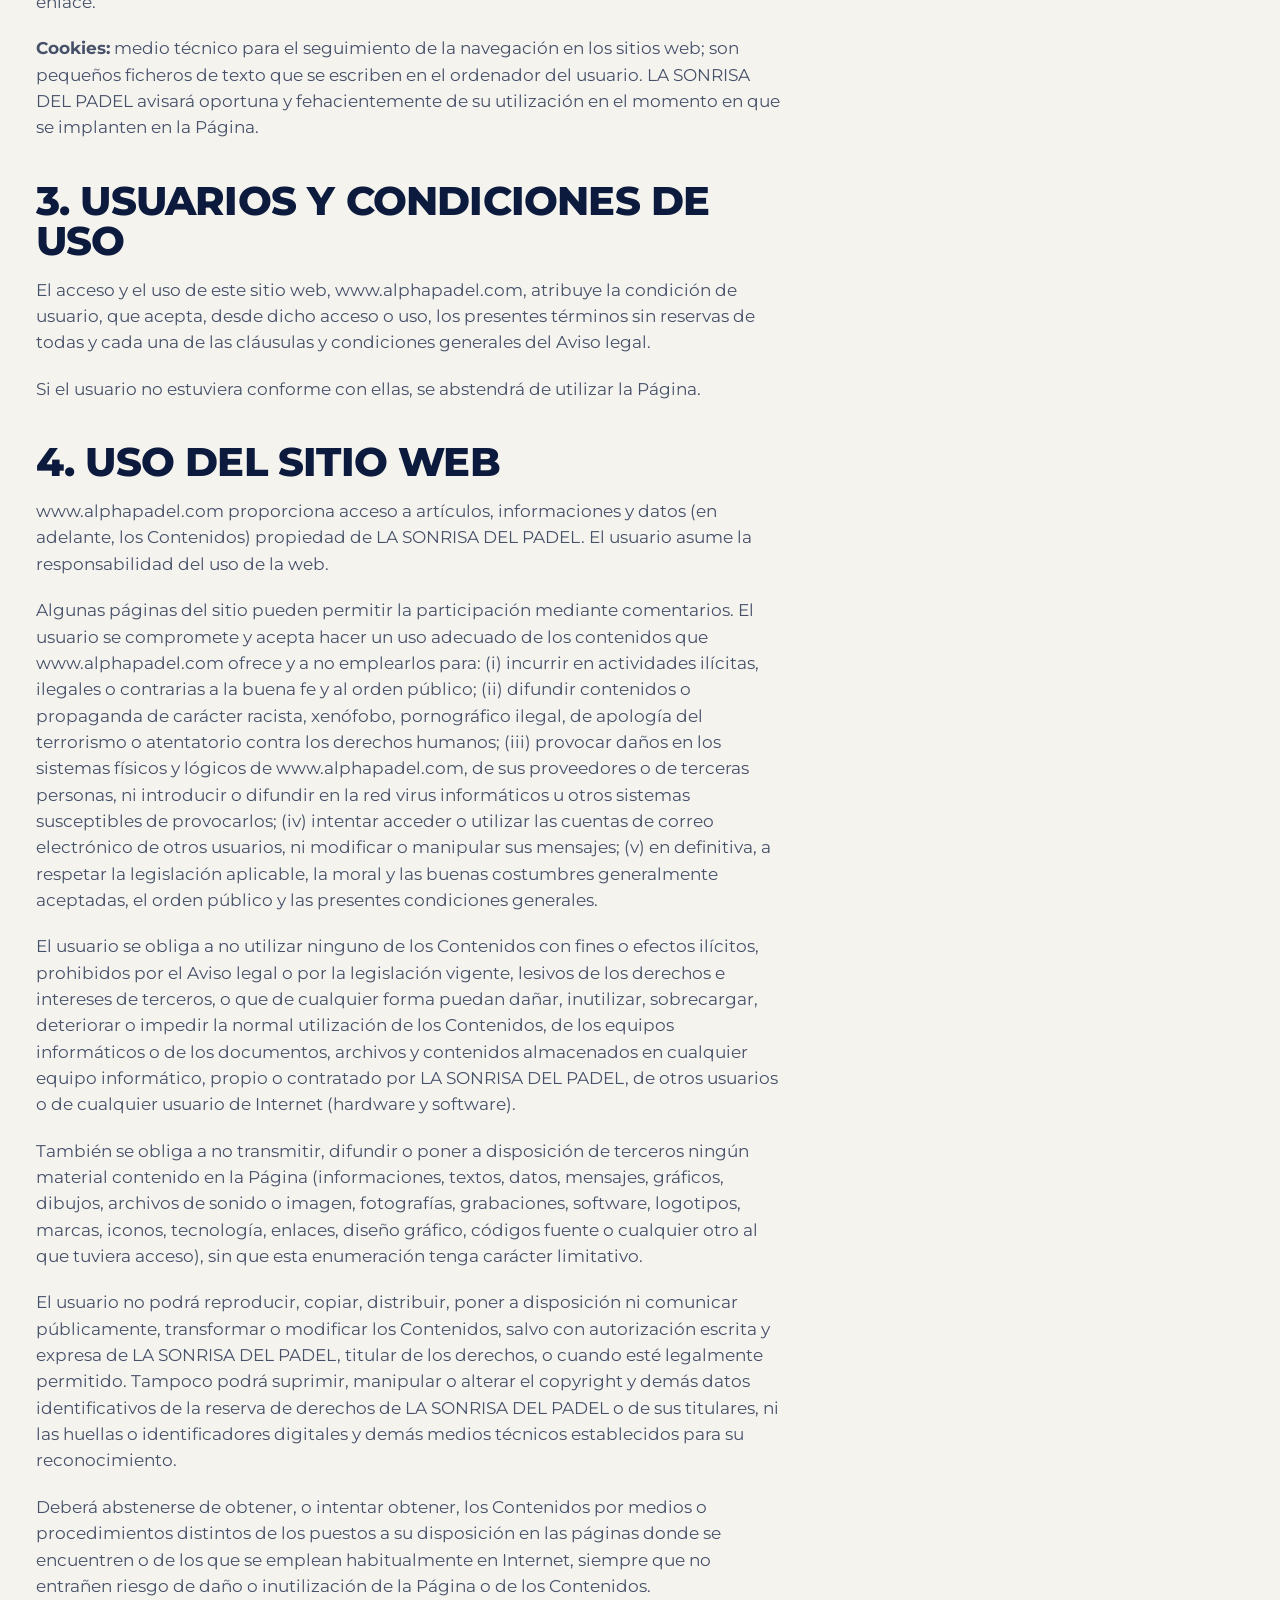
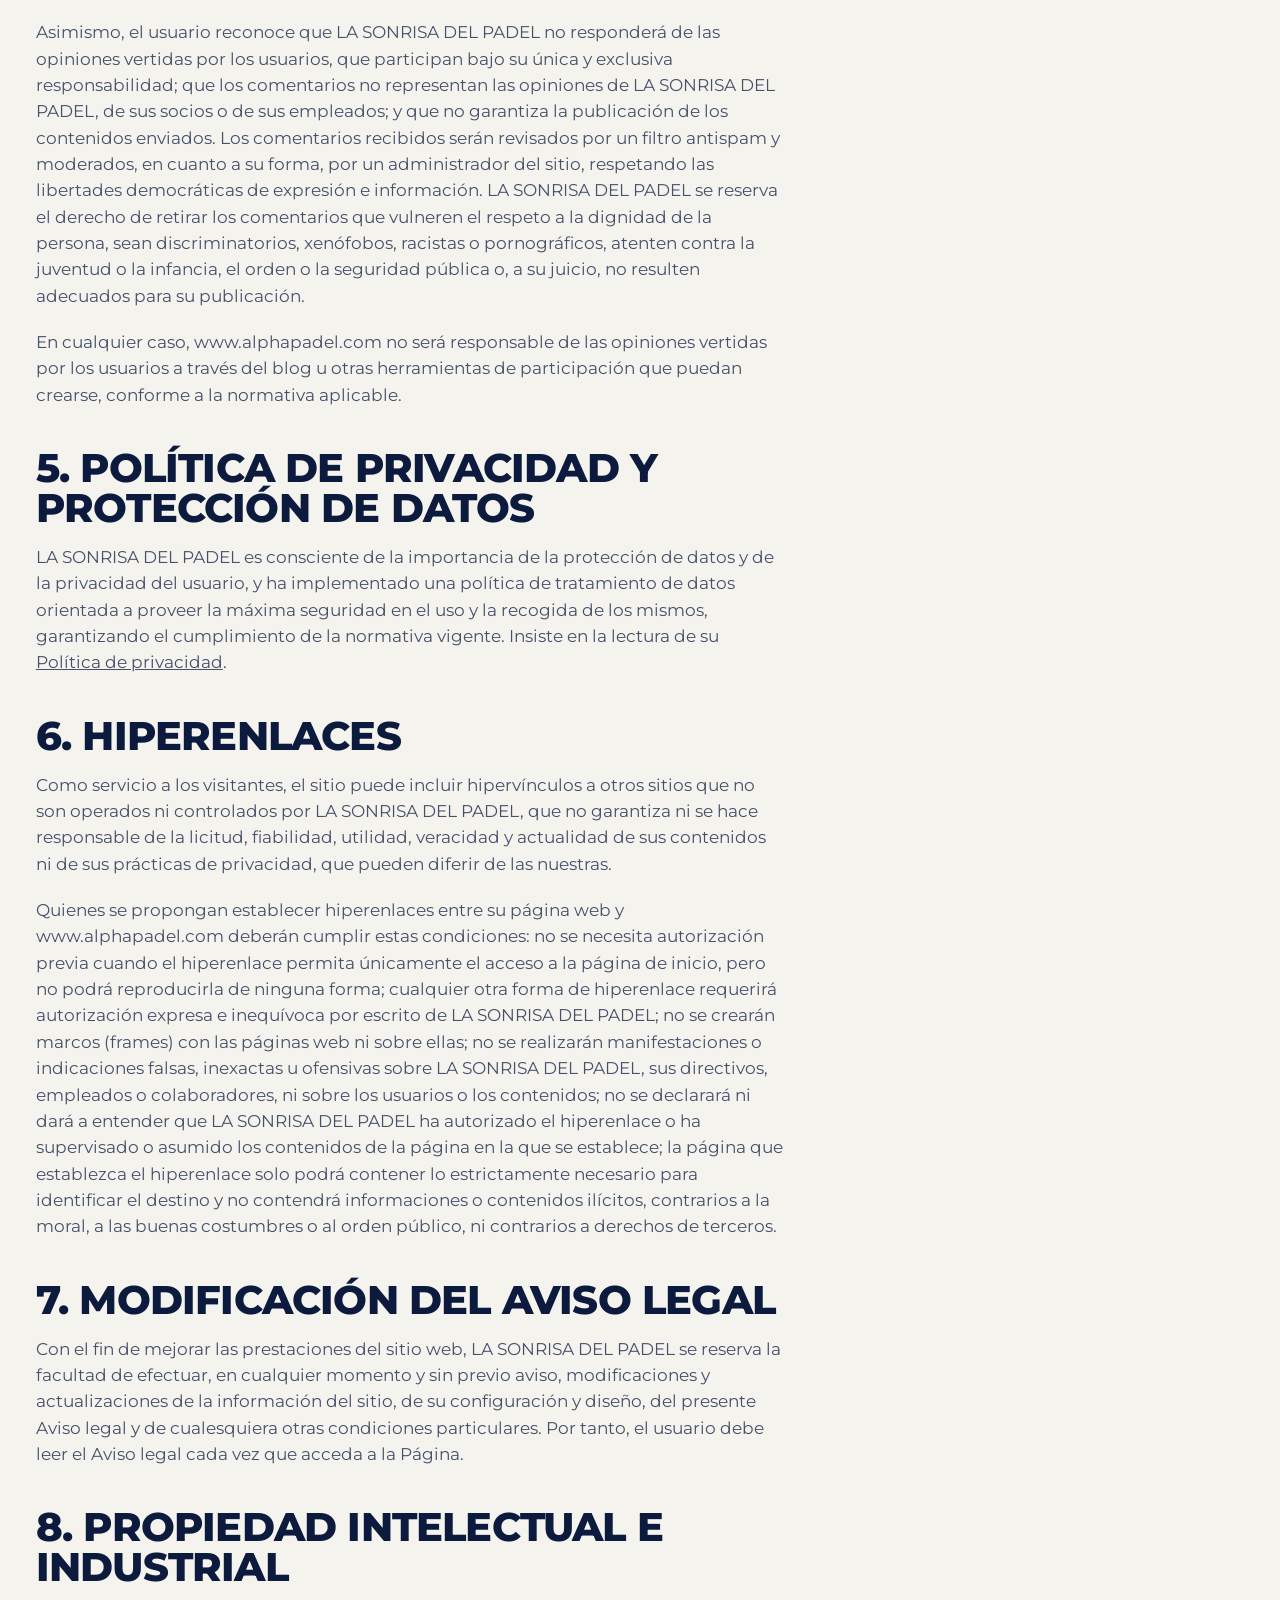
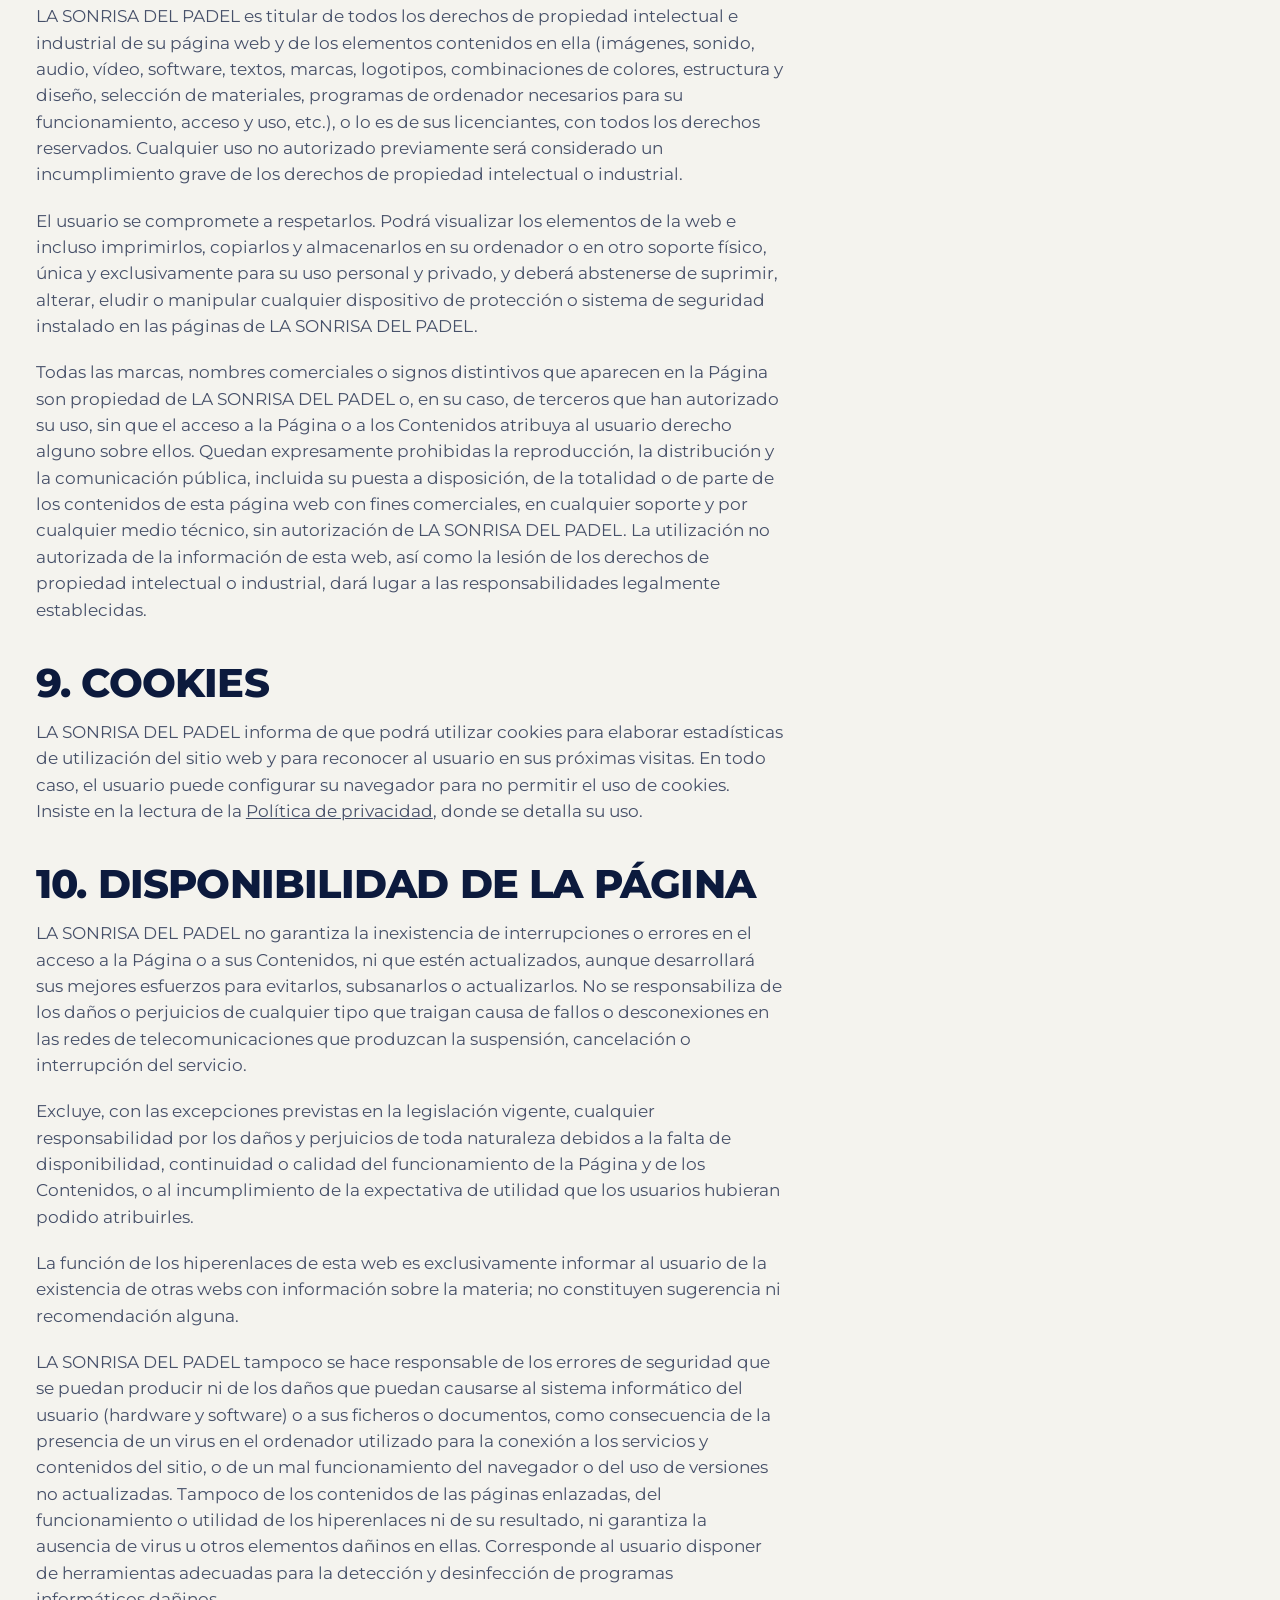
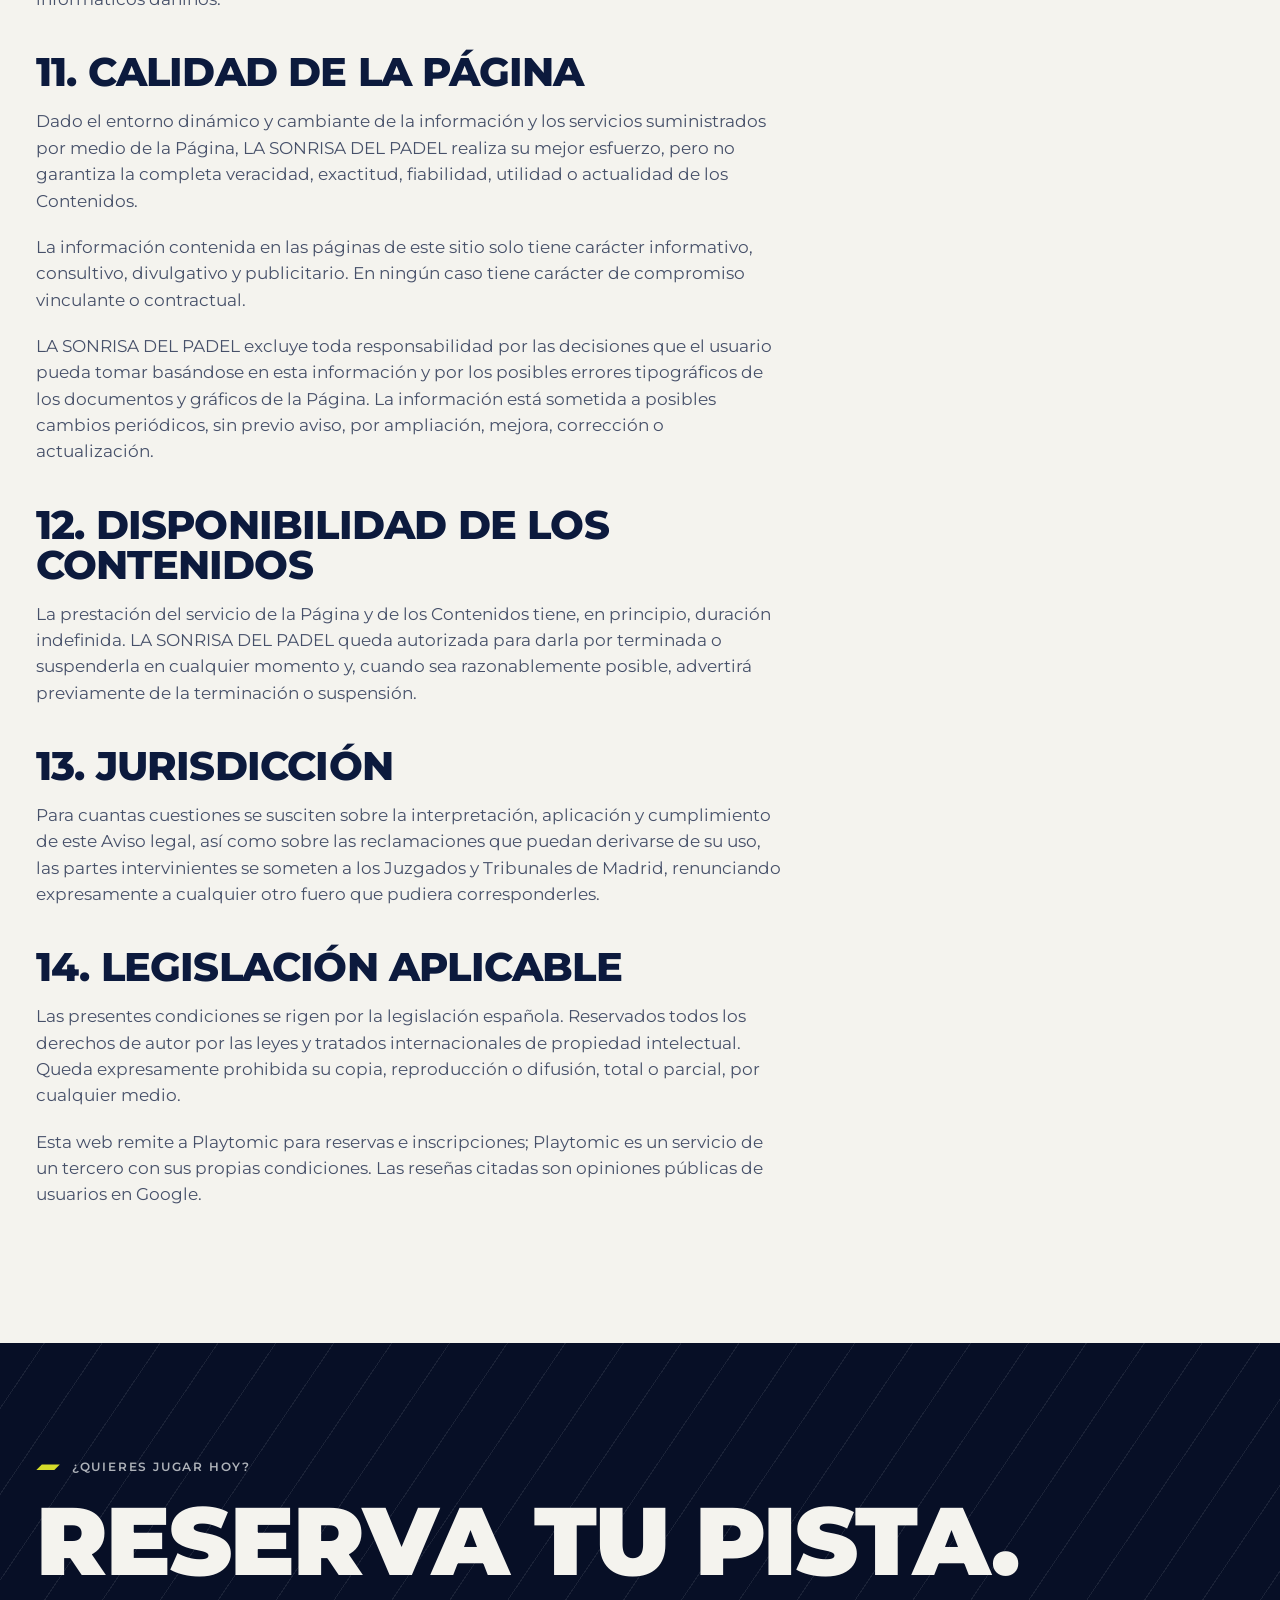
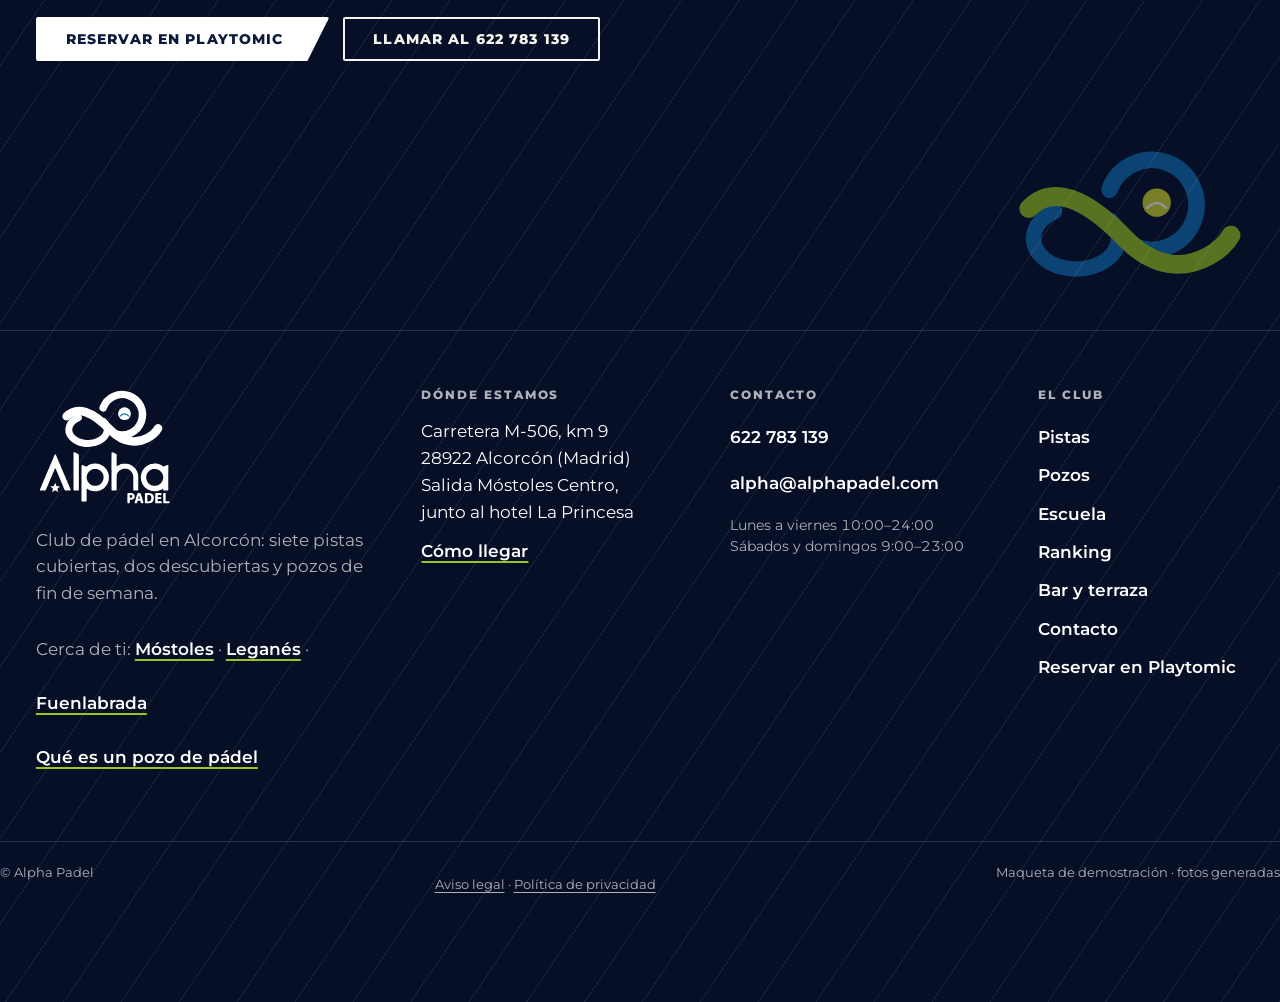
<file: aviso-legal/index.html>
<!doctype html>
<html lang="es">
<head>
<meta charset="utf-8">
<meta name="viewport" content="width=device-width,initial-scale=1">
<title>Aviso legal · Alpha Padel</title>
<meta name="description" content="Aviso legal de Alpha Padel, club de pádel de Alcorcón: titular del sitio, condiciones de uso, propiedad intelectual y legislación aplicable.">
<meta name="robots" content="noindex">
<link rel="canonical" href="https://alphapadel.com/aviso-legal/">
<meta property="og:type" content="website">
<meta property="og:locale" content="es_ES">
<meta property="og:site_name" content="Alpha Padel">
<meta property="og:title" content="Aviso legal · Alpha Padel">
<meta property="og:description" content="Aviso legal de Alpha Padel, club de pádel de Alcorcón: titular del sitio, condiciones de uso, propiedad intelectual y legislación aplicable.">
<meta property="og:url" content="https://alphapadel.com/aviso-legal/">
<meta property="og:image" content="https://alphapadel.com/imagenes/fotos/hilera-de-pistas-cubiertas-1100.jpg">
<meta name="twitter:card" content="summary_large_image">
<meta name="twitter:title" content="Aviso legal · Alpha Padel">
<meta name="twitter:description" content="Aviso legal de Alpha Padel, club de pádel de Alcorcón: titular del sitio, condiciones de uso, propiedad intelectual y legislación aplicable.">
<meta name="twitter:image" content="https://alphapadel.com/imagenes/fotos/hilera-de-pistas-cubiertas-1100.jpg">
<link rel="icon" href="../imagenes/simbolo-original.svg" type="image/svg+xml">
<link rel="preload" href="../fonts/Montserrat-Variable.woff2" as="font" type="font/woff2" crossorigin>
<link rel="stylesheet" href="../css/estilo.css">
</head>
<body>
<a class="sr" href="#principal">Saltar al contenido</a>
<header class="cab"><div class="cont">
<a class="logo" href="../" aria-label="Alpha Padel, inicio"><img src="../imagenes/logo-original-color.svg" alt="Alpha Padel" width="73" height="64"></a>
<nav aria-label="Principal"><a href="../pistas-y-tarifas/">Pistas</a><a href="../pozos/" data-cta="pozo" data-ubic="cabecera">Pozos</a><a href="../escuela-de-padel/">Escuela</a><a href="../ranking/">Ranking</a><a href="../bar-y-terraza/">Bar y terraza</a><a href="../contacto/" data-cta="como-llegar" data-ubic="cabecera">Contacto</a><a class="btn" href="https://playtomic.com/clubs/alpha-padel" rel="noopener" data-cta="reserva" data-ubic="cabecera"><span>Reserva en Playtomic</span></a></nav>
<button class="menu-b" aria-label="Abrir el menú" aria-expanded="false"><i></i><i></i></button>
</div></header>
<div class="panel" role="dialog" aria-label="Menú"><button class="cerrar" aria-label="Cerrar el menú">×</button>
<a href="../">Inicio</a><a href="../pistas-y-tarifas/">Pistas</a><a href="../pozos/" data-cta="pozo" data-ubic="cabecera">Pozos</a><a href="../escuela-de-padel/">Escuela</a><a href="../ranking/">Ranking</a><a href="../bar-y-terraza/">Bar y terraza</a><a href="../contacto/" data-cta="como-llegar" data-ubic="cabecera">Contacto</a><a href="https://playtomic.com/clubs/alpha-padel" data-cta="reserva" data-ubic="cabecera">Reserva en Playtomic</a><a href="tel:+34622783139" data-cta="llamar" data-ubic="cabecera">Llamar</a></div>
<main id="principal">
<section class="port-i prof" style="padding-bottom:48px"><div class="cont" style="display:block"><nav class="mig"><a href="../">Inicio</a> / Aviso legal</nav><h1 class="h1">Aviso legal</h1></div></section><section class="sec"><div class="cont"><article class="art"><h2 class="h2">Aviso legal e información sobre las condiciones de uso del sitio web</h2><p>En cumplimiento con el deber de información estipulado en el artículo 10 de la Ley 34/2002, de 11 de julio, de Servicios de la Sociedad de la Información y del Comercio Electrónico, LA SONRISA DEL PADEL, en calidad de titular del sitio web www.alphapadel.com, hace constar:</p>
<h2 class="h2">1. Datos identificativos</h2><p><b>Denominación social:</b> LA SONRISA DEL PADEL (nombre comercial Alpha Padel)</p><p><b>Domicilio social:</b> Carretera M-506, km 9, 28922 Alcorcón</p><p><b>CIF:</b> B87530192</p><p><b>Correo electrónico:</b> alpha@alphapadel.com</p><p><b>Registro Mercantil de Madrid:</b> tomo 34616, folio 153, sección 8, hoja M-622788, inscripción 2</p><p>La presente información regula las condiciones de uso, las limitaciones de responsabilidad y las obligaciones que asumen los usuarios de la página web publicada bajo el dominio www.alphapadel.com.</p>
<h2 class="h2">2. Definiciones</h2><p><b>Página:</b> dominio www.alphapadel.com, puesto a disposición de los usuarios de Internet.</p><p><b>Usuario:</b> persona física o jurídica que utiliza o navega por la Página.</p><p><b>Contenido:</b> las páginas que conforman la totalidad del dominio www.alphapadel.com, con la información y los servicios que LA SONRISA DEL PADEL pone a disposición de los usuarios: mensajes, textos, fotografías, gráficos, iconos, logos, tecnología, enlaces, dibujos, archivos de sonido o imagen, grabaciones, software, aspecto, diseño gráfico, códigos fuente y, en general, cualquier material contenido en la Página.</p><p><b>Web:</b> sistema de acceso a la información vía Internet, configurado mediante páginas en lenguaje HTML o similar y mecanismos de programación como JavaScript o PHP. Las páginas diseñadas y publicadas bajo un dominio son el resultado de la información que el titular pone a disposición de los usuarios.</p><p><b>Hiperenlace:</b> técnica por la cual un usuario navega por diferentes páginas de la Web, o por Internet, con un simple clic sobre un texto, icono, botón o indicativo que contiene el enlace.</p><p><b>Cookies:</b> medio técnico para el seguimiento de la navegación en los sitios web; son pequeños ficheros de texto que se escriben en el ordenador del usuario. LA SONRISA DEL PADEL avisará oportuna y fehacientemente de su utilización en el momento en que se implanten en la Página.</p>
<h2 class="h2">3. Usuarios y condiciones de uso</h2><p>El acceso y el uso de este sitio web, www.alphapadel.com, atribuye la condición de usuario, que acepta, desde dicho acceso o uso, los presentes términos sin reservas de todas y cada una de las cláusulas y condiciones generales del Aviso legal.</p><p>Si el usuario no estuviera conforme con ellas, se abstendrá de utilizar la Página.</p>
<h2 class="h2">4. Uso del sitio web</h2><p>www.alphapadel.com proporciona acceso a artículos, informaciones y datos (en adelante, los Contenidos) propiedad de LA SONRISA DEL PADEL. El usuario asume la responsabilidad del uso de la web.</p><p>Algunas páginas del sitio pueden permitir la participación mediante comentarios. El usuario se compromete y acepta hacer un uso adecuado de los contenidos que www.alphapadel.com ofrece y a no emplearlos para: (i) incurrir en actividades ilícitas, ilegales o contrarias a la buena fe y al orden público; (ii) difundir contenidos o propaganda de carácter racista, xenófobo, pornográfico ilegal, de apología del terrorismo o atentatorio contra los derechos humanos; (iii) provocar daños en los sistemas físicos y lógicos de www.alphapadel.com, de sus proveedores o de terceras personas, ni introducir o difundir en la red virus informáticos u otros sistemas susceptibles de provocarlos; (iv) intentar acceder o utilizar las cuentas de correo electrónico de otros usuarios, ni modificar o manipular sus mensajes; (v) en definitiva, a respetar la legislación aplicable, la moral y las buenas costumbres generalmente aceptadas, el orden público y las presentes condiciones generales.</p><p>El usuario se obliga a no utilizar ninguno de los Contenidos con fines o efectos ilícitos, prohibidos por el Aviso legal o por la legislación vigente, lesivos de los derechos e intereses de terceros, o que de cualquier forma puedan dañar, inutilizar, sobrecargar, deteriorar o impedir la normal utilización de los Contenidos, de los equipos informáticos o de los documentos, archivos y contenidos almacenados en cualquier equipo informático, propio o contratado por LA SONRISA DEL PADEL, de otros usuarios o de cualquier usuario de Internet (hardware y software).</p><p>También se obliga a no transmitir, difundir o poner a disposición de terceros ningún material contenido en la Página (informaciones, textos, datos, mensajes, gráficos, dibujos, archivos de sonido o imagen, fotografías, grabaciones, software, logotipos, marcas, iconos, tecnología, enlaces, diseño gráfico, códigos fuente o cualquier otro al que tuviera acceso), sin que esta enumeración tenga carácter limitativo.</p><p>El usuario no podrá reproducir, copiar, distribuir, poner a disposición ni comunicar públicamente, transformar o modificar los Contenidos, salvo con autorización escrita y expresa de LA SONRISA DEL PADEL, titular de los derechos, o cuando esté legalmente permitido. Tampoco podrá suprimir, manipular o alterar el copyright y demás datos identificativos de la reserva de derechos de LA SONRISA DEL PADEL o de sus titulares, ni las huellas o identificadores digitales y demás medios técnicos establecidos para su reconocimiento.</p><p>Deberá abstenerse de obtener, o intentar obtener, los Contenidos por medios o procedimientos distintos de los puestos a su disposición en las páginas donde se encuentren o de los que se emplean habitualmente en Internet, siempre que no entrañen riesgo de daño o inutilización de la Página o de los Contenidos.</p><p>Asimismo, el usuario reconoce que LA SONRISA DEL PADEL no responderá de las opiniones vertidas por los usuarios, que participan bajo su única y exclusiva responsabilidad; que los comentarios no representan las opiniones de LA SONRISA DEL PADEL, de sus socios o de sus empleados; y que no garantiza la publicación de los contenidos enviados. Los comentarios recibidos serán revisados por un filtro antispam y moderados, en cuanto a su forma, por un administrador del sitio, respetando las libertades democráticas de expresión e información. LA SONRISA DEL PADEL se reserva el derecho de retirar los comentarios que vulneren el respeto a la dignidad de la persona, sean discriminatorios, xenófobos, racistas o pornográficos, atenten contra la juventud o la infancia, el orden o la seguridad pública o, a su juicio, no resulten adecuados para su publicación.</p><p>En cualquier caso, www.alphapadel.com no será responsable de las opiniones vertidas por los usuarios a través del blog u otras herramientas de participación que puedan crearse, conforme a la normativa aplicable.</p>
<h2 class="h2">5. Política de privacidad y protección de datos</h2><p>LA SONRISA DEL PADEL es consciente de la importancia de la protección de datos y de la privacidad del usuario, y ha implementado una política de tratamiento de datos orientada a proveer la máxima seguridad en el uso y la recogida de los mismos, garantizando el cumplimiento de la normativa vigente. Insiste en la lectura de su <a href="../politica-de-privacidad/">Política de privacidad</a>.</p>
<h2 class="h2">6. Hiperenlaces</h2><p>Como servicio a los visitantes, el sitio puede incluir hipervínculos a otros sitios que no son operados ni controlados por LA SONRISA DEL PADEL, que no garantiza ni se hace responsable de la licitud, fiabilidad, utilidad, veracidad y actualidad de sus contenidos ni de sus prácticas de privacidad, que pueden diferir de las nuestras.</p><p>Quienes se propongan establecer hiperenlaces entre su página web y www.alphapadel.com deberán cumplir estas condiciones: no se necesita autorización previa cuando el hiperenlace permita únicamente el acceso a la página de inicio, pero no podrá reproducirla de ninguna forma; cualquier otra forma de hiperenlace requerirá autorización expresa e inequívoca por escrito de LA SONRISA DEL PADEL; no se crearán marcos (frames) con las páginas web ni sobre ellas; no se realizarán manifestaciones o indicaciones falsas, inexactas u ofensivas sobre LA SONRISA DEL PADEL, sus directivos, empleados o colaboradores, ni sobre los usuarios o los contenidos; no se declarará ni dará a entender que LA SONRISA DEL PADEL ha autorizado el hiperenlace o ha supervisado o asumido los contenidos de la página en la que se establece; la página que establezca el hiperenlace solo podrá contener lo estrictamente necesario para identificar el destino y no contendrá informaciones o contenidos ilícitos, contrarios a la moral, a las buenas costumbres o al orden público, ni contrarios a derechos de terceros.</p>
<h2 class="h2">7. Modificación del Aviso legal</h2><p>Con el fin de mejorar las prestaciones del sitio web, LA SONRISA DEL PADEL se reserva la facultad de efectuar, en cualquier momento y sin previo aviso, modificaciones y actualizaciones de la información del sitio, de su configuración y diseño, del presente Aviso legal y de cualesquiera otras condiciones particulares. Por tanto, el usuario debe leer el Aviso legal cada vez que acceda a la Página.</p>
<h2 class="h2">8. Propiedad intelectual e industrial</h2><p>LA SONRISA DEL PADEL es titular de todos los derechos de propiedad intelectual e industrial de su página web y de los elementos contenidos en ella (imágenes, sonido, audio, vídeo, software, textos, marcas, logotipos, combinaciones de colores, estructura y diseño, selección de materiales, programas de ordenador necesarios para su funcionamiento, acceso y uso, etc.), o lo es de sus licenciantes, con todos los derechos reservados. Cualquier uso no autorizado previamente será considerado un incumplimiento grave de los derechos de propiedad intelectual o industrial.</p><p>El usuario se compromete a respetarlos. Podrá visualizar los elementos de la web e incluso imprimirlos, copiarlos y almacenarlos en su ordenador o en otro soporte físico, única y exclusivamente para su uso personal y privado, y deberá abstenerse de suprimir, alterar, eludir o manipular cualquier dispositivo de protección o sistema de seguridad instalado en las páginas de LA SONRISA DEL PADEL.</p><p>Todas las marcas, nombres comerciales o signos distintivos que aparecen en la Página son propiedad de LA SONRISA DEL PADEL o, en su caso, de terceros que han autorizado su uso, sin que el acceso a la Página o a los Contenidos atribuya al usuario derecho alguno sobre ellos. Quedan expresamente prohibidas la reproducción, la distribución y la comunicación pública, incluida su puesta a disposición, de la totalidad o de parte de los contenidos de esta página web con fines comerciales, en cualquier soporte y por cualquier medio técnico, sin autorización de LA SONRISA DEL PADEL. La utilización no autorizada de la información de esta web, así como la lesión de los derechos de propiedad intelectual o industrial, dará lugar a las responsabilidades legalmente establecidas.</p>
<h2 class="h2">9. Cookies</h2><p>LA SONRISA DEL PADEL informa de que podrá utilizar cookies para elaborar estadísticas de utilización del sitio web y para reconocer al usuario en sus próximas visitas. En todo caso, el usuario puede configurar su navegador para no permitir el uso de cookies. Insiste en la lectura de la <a href="../politica-de-privacidad/">Política de privacidad</a>, donde se detalla su uso.</p>
<h2 class="h2">10. Disponibilidad de la página</h2><p>LA SONRISA DEL PADEL no garantiza la inexistencia de interrupciones o errores en el acceso a la Página o a sus Contenidos, ni que estén actualizados, aunque desarrollará sus mejores esfuerzos para evitarlos, subsanarlos o actualizarlos. No se responsabiliza de los daños o perjuicios de cualquier tipo que traigan causa de fallos o desconexiones en las redes de telecomunicaciones que produzcan la suspensión, cancelación o interrupción del servicio.</p><p>Excluye, con las excepciones previstas en la legislación vigente, cualquier responsabilidad por los daños y perjuicios de toda naturaleza debidos a la falta de disponibilidad, continuidad o calidad del funcionamiento de la Página y de los Contenidos, o al incumplimiento de la expectativa de utilidad que los usuarios hubieran podido atribuirles.</p><p>La función de los hiperenlaces de esta web es exclusivamente informar al usuario de la existencia de otras webs con información sobre la materia; no constituyen sugerencia ni recomendación alguna.</p><p>LA SONRISA DEL PADEL tampoco se hace responsable de los errores de seguridad que se puedan producir ni de los daños que puedan causarse al sistema informático del usuario (hardware y software) o a sus ficheros o documentos, como consecuencia de la presencia de un virus en el ordenador utilizado para la conexión a los servicios y contenidos del sitio, o de un mal funcionamiento del navegador o del uso de versiones no actualizadas. Tampoco de los contenidos de las páginas enlazadas, del funcionamiento o utilidad de los hiperenlaces ni de su resultado, ni garantiza la ausencia de virus u otros elementos dañinos en ellas. Corresponde al usuario disponer de herramientas adecuadas para la detección y desinfección de programas informáticos dañinos.</p>
<h2 class="h2">11. Calidad de la página</h2><p>Dado el entorno dinámico y cambiante de la información y los servicios suministrados por medio de la Página, LA SONRISA DEL PADEL realiza su mejor esfuerzo, pero no garantiza la completa veracidad, exactitud, fiabilidad, utilidad o actualidad de los Contenidos.</p><p>La información contenida en las páginas de este sitio solo tiene carácter informativo, consultivo, divulgativo y publicitario. En ningún caso tiene carácter de compromiso vinculante o contractual.</p><p>LA SONRISA DEL PADEL excluye toda responsabilidad por las decisiones que el usuario pueda tomar basándose en esta información y por los posibles errores tipográficos de los documentos y gráficos de la Página. La información está sometida a posibles cambios periódicos, sin previo aviso, por ampliación, mejora, corrección o actualización.</p>
<h2 class="h2">12. Disponibilidad de los contenidos</h2><p>La prestación del servicio de la Página y de los Contenidos tiene, en principio, duración indefinida. LA SONRISA DEL PADEL queda autorizada para darla por terminada o suspenderla en cualquier momento y, cuando sea razonablemente posible, advertirá previamente de la terminación o suspensión.</p>
<h2 class="h2">13. Jurisdicción</h2><p>Para cuantas cuestiones se susciten sobre la interpretación, aplicación y cumplimiento de este Aviso legal, así como sobre las reclamaciones que puedan derivarse de su uso, las partes intervinientes se someten a los Juzgados y Tribunales de Madrid, renunciando expresamente a cualquier otro fuero que pudiera corresponderles.</p>
<h2 class="h2">14. Legislación aplicable</h2><p>Las presentes condiciones se rigen por la legislación española. Reservados todos los derechos de autor por las leyes y tratados internacionales de propiedad intelectual. Queda expresamente prohibida su copia, reproducción o difusión, total o parcial, por cualquier medio.</p><p>Esta web remite a Playtomic para reservas e inscripciones; Playtomic es un servicio de un tercero con sus propias condiciones. Las reseñas citadas son opiniones públicas de usuarios en Google.</p>
</article></div></section></main>
<footer class="pie prof"><div class="cont">
<p class="eti">¿Quieres jugar hoy?</p>
<p class="cierre">Reserva tu pista.</p>
<div class="grupo"><a class="btn" href="https://playtomic.com/clubs/alpha-padel" rel="noopener" target="_blank" data-cta="reserva" data-ubic="pie"><span>Reservar en Playtomic</span></a><a class="btn sec2" href="tel:+34622783139" data-cta="llamar" data-ubic="pie"><span>Llamar al 622 783 139</span></a></div>
</div>
<div class="pie-a" aria-hidden="true"><img src="../imagenes/simbolo-original.svg" alt="" width="640" height="640"></div>
<div class="cont pie-f">
<div class="pf-m"><img src="../imagenes/logo-original-blanco.svg" alt="Alpha Padel" width="137" height="120"><p>Club de pádel en Alcorcón: siete pistas cubiertas, dos descubiertas y pozos de fin de semana.</p><p class="pf-z">Cerca de ti: <a class="enl" href="../padel-mostoles/">Móstoles</a> · <a class="enl" href="../padel-leganes/">Leganés</a> · <a class="enl" href="../padel-fuenlabrada/">Fuenlabrada</a><br><a class="enl" href="../blog/que-es-un-pozo-de-padel/">Qué es un pozo de pádel</a></p></div>
<div><h2>Dónde estamos</h2><address>Carretera M-506, km 9<br>28922 Alcorcón (Madrid)<br>Salida Móstoles Centro,<br>junto al hotel La Princesa</address><p><a class="enl" href="https://www.google.com/maps?cid=16412759027479425247" rel="noopener" data-cta="como-llegar" data-ubic="pie">Cómo llegar</a></p></div>
<div><h2>Contacto</h2><p><a href="tel:+34622783139" data-cta="llamar" data-ubic="pie">622 783 139</a></p><p><a href="mailto:alpha@alphapadel.com">alpha@alphapadel.com</a></p><p class="pf-h">Lunes a viernes 10:00–24:00<br>Sábados y domingos 9:00–23:00</p></div>
<div><h2>El club</h2><ul><li><a href="../pistas-y-tarifas/">Pistas</a></li><li><a href="../pozos/" data-cta="pozo" data-ubic="pie">Pozos</a></li><li><a href="../escuela-de-padel/">Escuela</a></li><li><a href="../ranking/">Ranking</a></li><li><a href="../bar-y-terraza/">Bar y terraza</a></li><li><a href="../contacto/" data-cta="como-llegar" data-ubic="pie">Contacto</a></li><li><a href="https://playtomic.com/clubs/alpha-padel" rel="noopener" data-cta="reserva" data-ubic="pie">Reservar en Playtomic</a></li></ul></div>
</div>
<div class="cont pie-leg"><span>© Alpha Padel</span><span><a href="../aviso-legal/">Aviso legal</a> · <a href="../politica-de-privacidad/">Política de privacidad</a></span><span>Maqueta de demostración · fotos generadas</span></div>
</footer>
<div class="barra" aria-label="Reserva rápida"><a class="rp" href="https://playtomic.com/clubs/alpha-padel" rel="noopener" data-cta="reserva" data-ubic="barra">Reserva tu pista<small>en Playtomic</small></a><a class="ll" href="tel:+34622783139" data-cta="llamar" data-ubic="barra">Llamar</a></div>
<script src="../js/maqueta.js" defer></script>
</body>
</html>
</file>
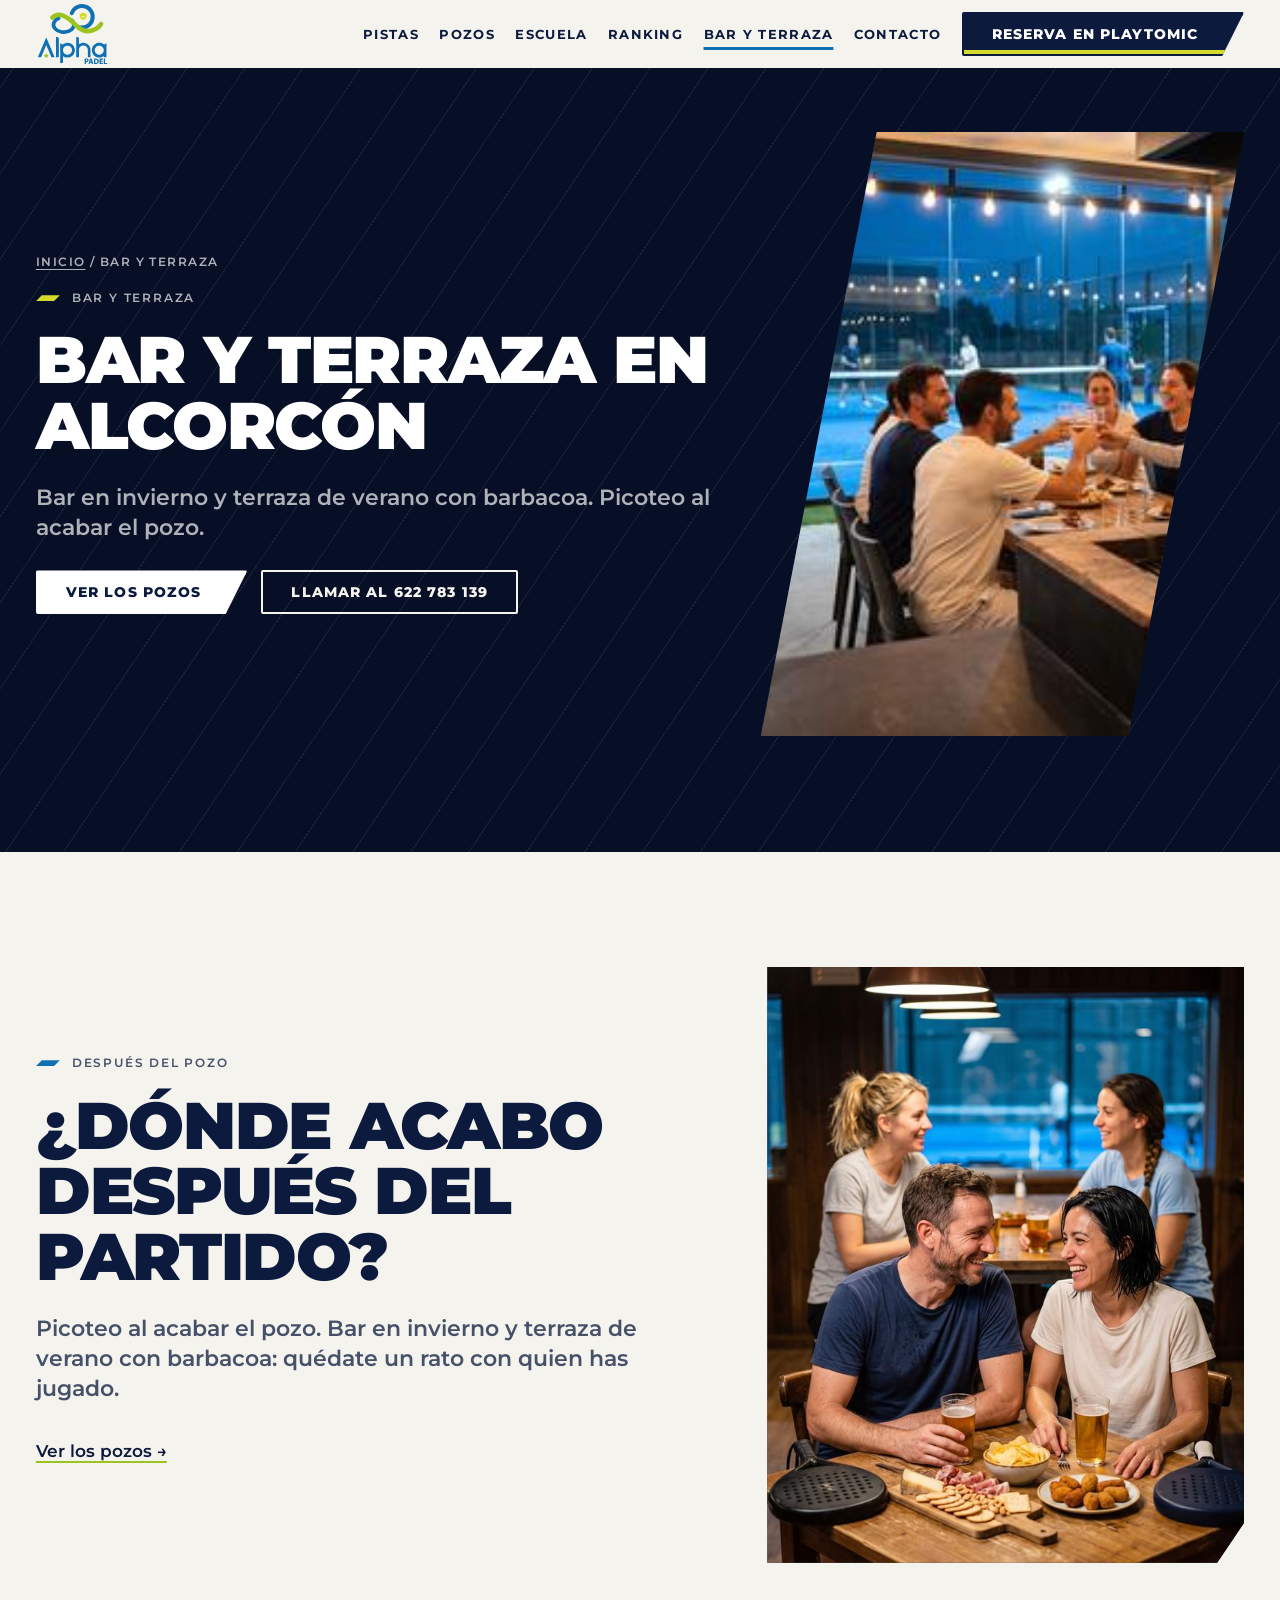
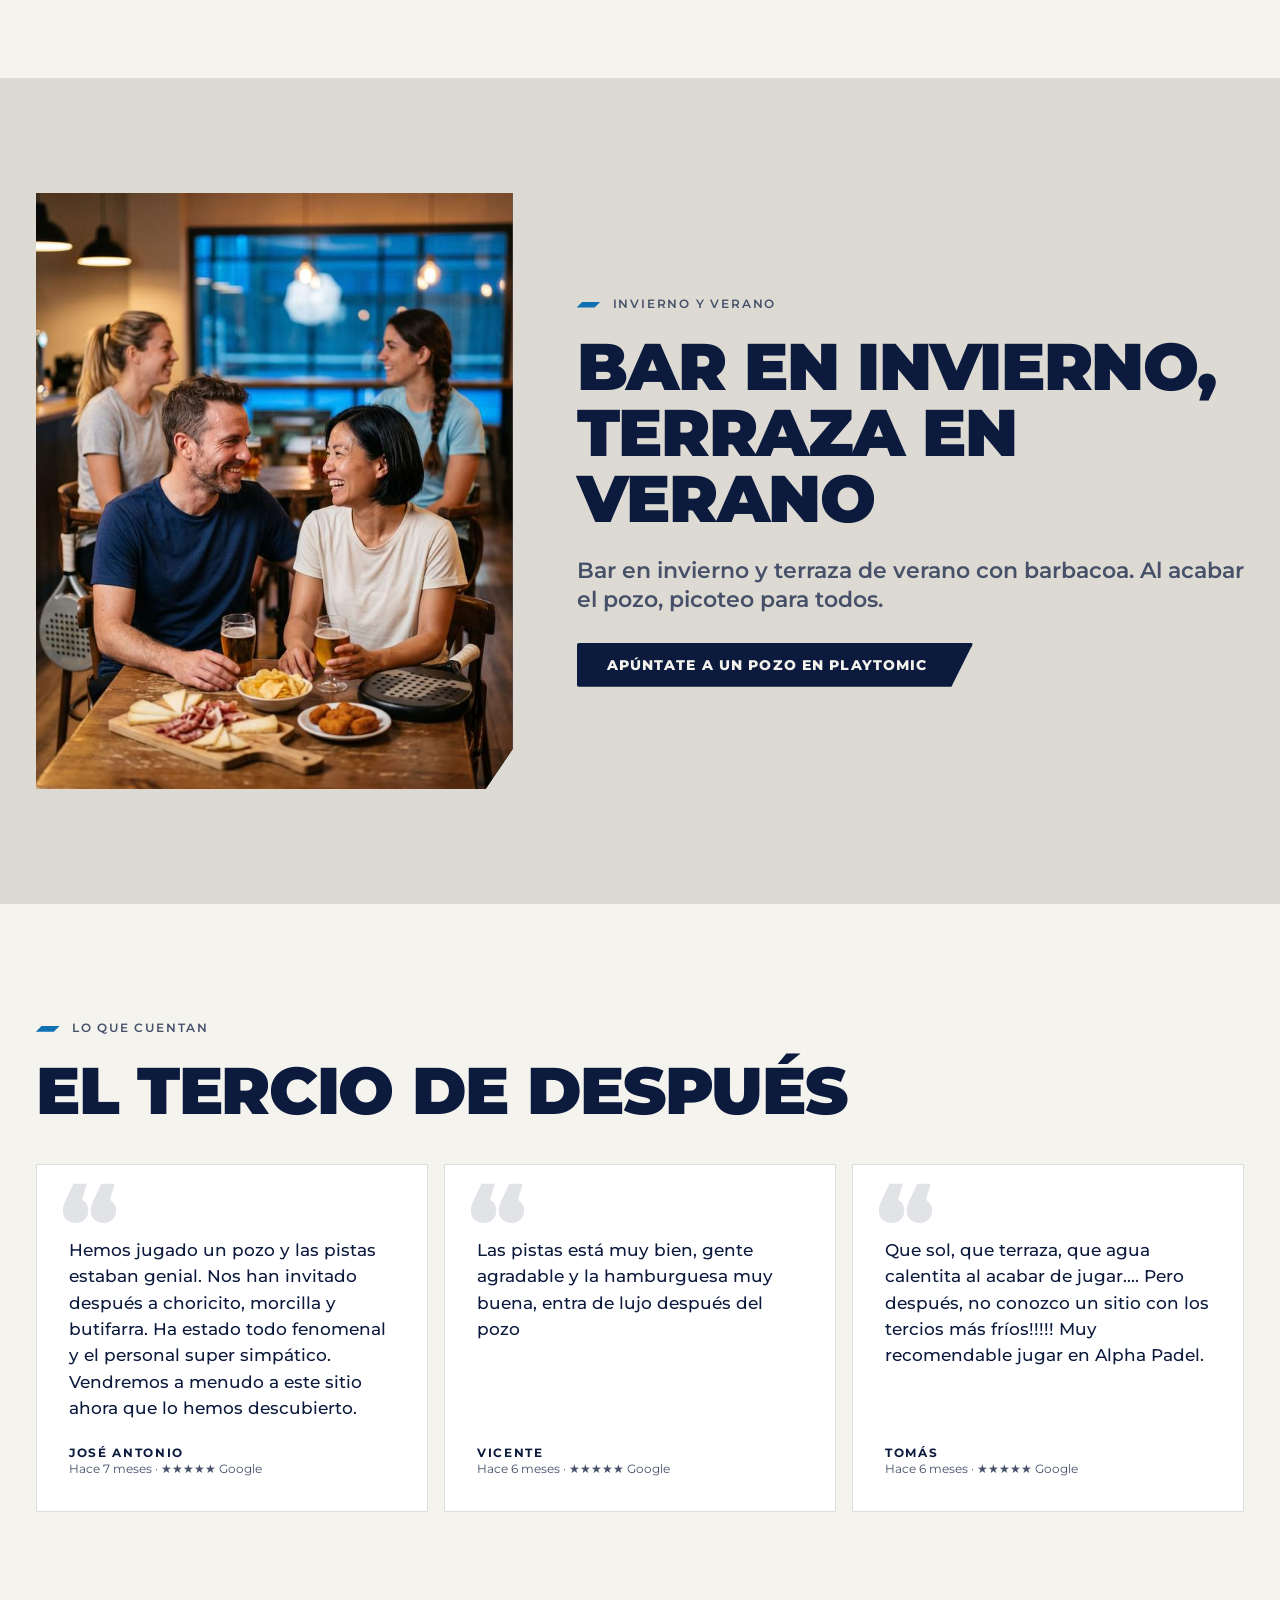
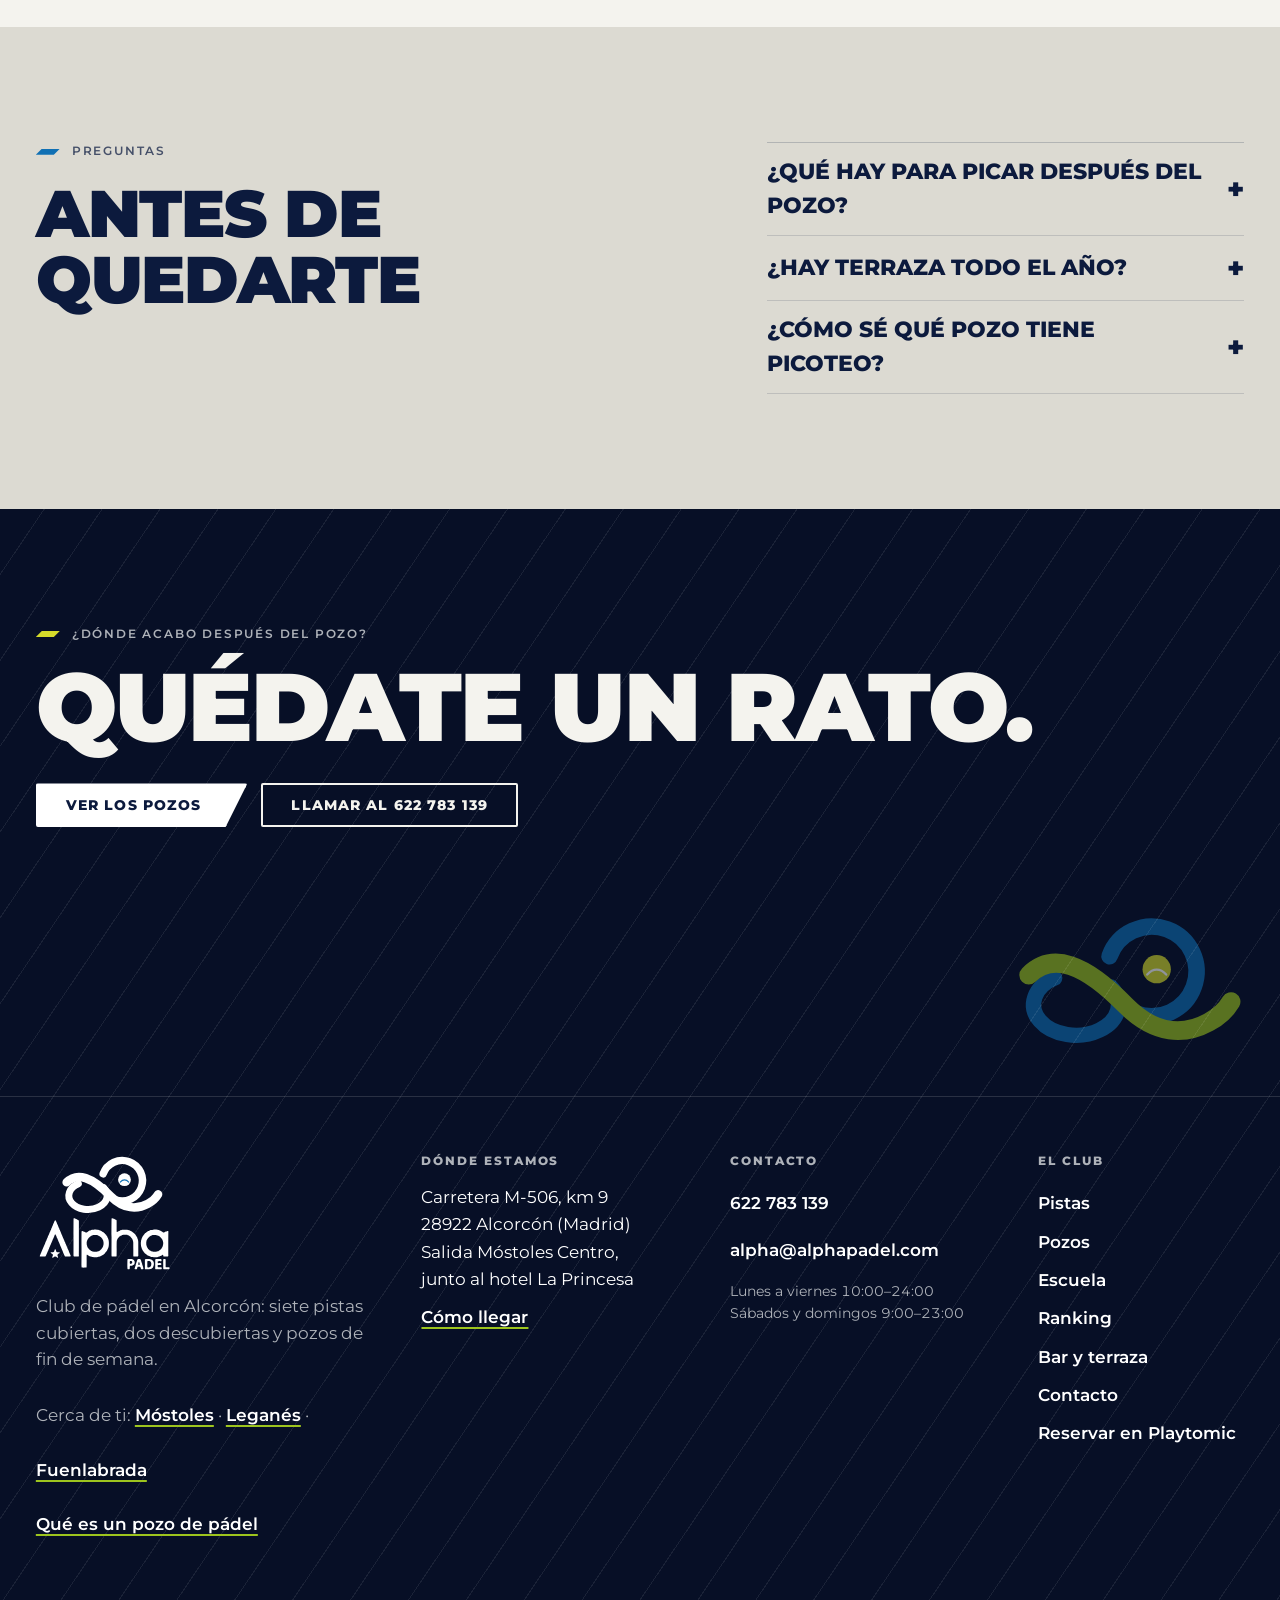
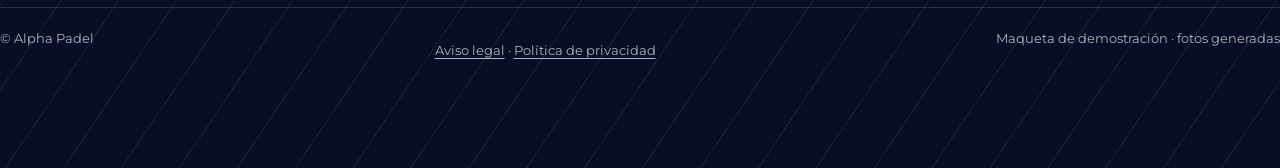
<file: bar-y-terraza/index.html>
<!doctype html>
<html lang="es">
<head>
<meta charset="utf-8">
<meta name="viewport" content="width=device-width,initial-scale=1">
<title>Bar y terraza en Alcorcón · Alpha Padel</title>
<meta name="description" content="Bar en invierno y terraza de verano con barbacoa en Alpha Padel, Alcorcón. Picoteo al acabar el pozo con los compañeros de partido.">
<meta name="robots" content="noindex">
<link rel="canonical" href="https://alphapadel.com/bar-y-terraza/">
<meta property="og:type" content="website">
<meta property="og:locale" content="es_ES">
<meta property="og:site_name" content="Alpha Padel">
<meta property="og:title" content="Bar y terraza en Alcorcón · Alpha Padel">
<meta property="og:description" content="Bar en invierno y terraza de verano con barbacoa en Alpha Padel, Alcorcón. Picoteo al acabar el pozo con los compañeros de partido.">
<meta property="og:url" content="https://alphapadel.com/bar-y-terraza/">
<meta property="og:image" content="https://alphapadel.com/imagenes/fotos/hilera-de-pistas-cubiertas-1100.jpg">
<meta name="twitter:card" content="summary_large_image">
<meta name="twitter:title" content="Bar y terraza en Alcorcón · Alpha Padel">
<meta name="twitter:description" content="Bar en invierno y terraza de verano con barbacoa en Alpha Padel, Alcorcón. Picoteo al acabar el pozo con los compañeros de partido.">
<meta name="twitter:image" content="https://alphapadel.com/imagenes/fotos/hilera-de-pistas-cubiertas-1100.jpg">
<link rel="icon" href="../imagenes/simbolo-original.svg" type="image/svg+xml">
<link rel="preload" href="../fonts/Montserrat-Variable.woff2" as="font" type="font/woff2" crossorigin>
<link rel="stylesheet" href="../css/estilo.css">
<script type="application/ld+json">{"@context": "https://schema.org", "@graph": [{"@type": "WebSite", "@id": "https://alphapadel.com/#web", "url": "https://alphapadel.com/", "name": "Alpha Padel", "inLanguage": "es", "publisher": {"@id": "https://alphapadel.com/#club"}}, {"@type": "BreadcrumbList", "itemListElement": [{"@type": "ListItem", "position": 1, "name": "Inicio", "item": "https://alphapadel.com/"}, {"@type": "ListItem", "position": 2, "name": "Bar y terraza", "item": "https://alphapadel.com/bar-y-terraza/"}]}, {"@type": "WebPage", "@id": "https://alphapadel.com/bar-y-terraza/#pagina", "url": "https://alphapadel.com/bar-y-terraza/", "name": "Bar y terraza en Alcorcón · Alpha Padel", "description": "Bar en invierno y terraza de verano con barbacoa en Alpha Padel, Alcorcón. Picoteo al acabar el pozo con los compañeros de partido.", "inLanguage": "es", "isPartOf": {"@id": "https://alphapadel.com/#web"}, "about": {"@id": "https://alphapadel.com/#club"}}, {"@type": "SportsActivityLocation", "@id": "https://alphapadel.com/#club", "name": "Alpha Padel", "url": "https://alphapadel.com/"}, {"@type": "FAQPage", "mainEntity": [{"@type": "Question", "name": "¿Qué hay para picar después del pozo?", "acceptedAnswer": {"@type": "Answer", "text": "Picoteo para todos al acabar. Los jugadores cuentan en sus reseñas lo que les sirvieron; el detalle de cada día te lo dicen en el club."}}, {"@type": "Question", "name": "¿Hay terraza todo el año?", "acceptedAnswer": {"@type": "Answer", "text": "Hay bar en invierno y terraza de verano con barbacoa."}}, {"@type": "Question", "name": "¿Cómo sé qué pozo tiene picoteo?", "acceptedAnswer": {"@type": "Answer", "text": "Mira los pozos de fin de semana en Playtomic o llama al 622 783 139 y te lo confirman."}}]}]}</script>
</head>
<body>
<a class="sr" href="#principal">Saltar al contenido</a>
<header class="cab"><div class="cont">
<a class="logo" href="../" aria-label="Alpha Padel, inicio"><img src="../imagenes/logo-original-color.svg" alt="Alpha Padel" width="73" height="64"></a>
<nav aria-label="Principal"><a href="../pistas-y-tarifas/">Pistas</a><a href="../pozos/" data-cta="pozo" data-ubic="cabecera">Pozos</a><a href="../escuela-de-padel/">Escuela</a><a href="../ranking/">Ranking</a><a href="../bar-y-terraza/" aria-current="page">Bar y terraza</a><a href="../contacto/" data-cta="como-llegar" data-ubic="cabecera">Contacto</a><a class="btn" href="https://playtomic.com/clubs/alpha-padel" rel="noopener" data-cta="reserva" data-ubic="cabecera"><span>Reserva en Playtomic</span></a></nav>
<button class="menu-b" aria-label="Abrir el menú" aria-expanded="false"><i></i><i></i></button>
</div></header>
<div class="panel" role="dialog" aria-label="Menú"><button class="cerrar" aria-label="Cerrar el menú">×</button>
<a href="../">Inicio</a><a href="../pistas-y-tarifas/">Pistas</a><a href="../pozos/" data-cta="pozo" data-ubic="cabecera">Pozos</a><a href="../escuela-de-padel/">Escuela</a><a href="../ranking/">Ranking</a><a href="../bar-y-terraza/" aria-current="page">Bar y terraza</a><a href="../contacto/" data-cta="como-llegar" data-ubic="cabecera">Contacto</a><a href="https://playtomic.com/clubs/alpha-padel" data-cta="reserva" data-ubic="cabecera">Reserva en Playtomic</a><a href="tel:+34622783139" data-cta="llamar" data-ubic="cabecera">Llamar</a></div>
<main id="principal">
<section class="port-i prof"><div class="cont"><div>
<nav class="mig" aria-label="Migas de pan"><a href="../">Inicio</a> / Bar y terraza</nav><p class="eti">Bar y terraza</p><h1 class="h1">Bar y terraza en Alcorcón</h1>
<p class="sub txt" style="margin-top:24px">Bar en invierno y terraza de verano con barbacoa. Picoteo al acabar el pozo.</p>
<div class="grupo"><a class="btn" href="../pozos/" data-cta="pozo" data-ubic="hero"><span>Ver los pozos</span></a><a class="btn sec2" href="tel:+34622783139" data-cta="llamar" data-ubic="hero"><span>Llamar al 622 783 139</span></a></div></div>
<div class="foto corte" style="aspect-ratio:4/5"><img src="../imagenes/fotos/terraza-barbacoa-anochecer.jpg" srcset="../imagenes/fotos/terraza-barbacoa-anochecer-640.jpg 640w, ../imagenes/fotos/terraza-barbacoa-anochecer-1100.jpg 1100w, ../imagenes/fotos/terraza-barbacoa-anochecer.jpg 1920w" sizes="(max-width:1023px) 100vw, 48vw" alt="Terraza de verano con barbacoa al anochecer" width="1920" height="815" loading="lazy" decoding="async"></div></div></section>
<section class="sec"><div class="cont"><div class="dos">
<div class="rev"><p class="eti">Después del pozo</p><h2 class="h1">¿Dónde acabo después del partido?</h2>
<p class="sub txt">Picoteo al acabar el pozo. Bar en invierno y terraza de verano con barbacoa: quédate un rato con quien has jugado.</p>
<p style="margin-top:24px"><a class="enl" href="../pozos/" data-cta="pozo" data-ubic="cuerpo">Ver los pozos →</a></p></div>
<div class="foto corte rev foto-bn" ><img src="../imagenes/fotos/grupo-picoteo-cerveza-bar.jpg" srcset="../imagenes/fotos/grupo-picoteo-cerveza-bar-640.jpg 640w, ../imagenes/fotos/grupo-picoteo-cerveza-bar-1100.jpg 1100w, ../imagenes/fotos/grupo-picoteo-cerveza-bar.jpg 1920w" sizes="(max-width:1023px) 100vw, 48vw" alt="Grupo con cervezas y picoteo en el bar" width="1547" height="1920" loading="lazy" decoding="async"></div>
</div></div></section>
<section class="sec calido"><div class="cont"><div class="dos inv">
<div class="foto corte rev foto-bn" ><img src="../imagenes/fotos/amigos-picoteo-bar-vertical.jpg" srcset="../imagenes/fotos/amigos-picoteo-bar-vertical-640.jpg 640w, ../imagenes/fotos/amigos-picoteo-bar-vertical-1100.jpg 1100w, ../imagenes/fotos/amigos-picoteo-bar-vertical.jpg 1920w" sizes="(max-width:1023px) 100vw, 48vw" alt="Amigos con cervezas y picoteo" width="1547" height="1920" loading="lazy" decoding="async"></div>
<div class="rev"><p class="eti">Invierno y verano</p><h2 class="h1">Bar en invierno, terraza en verano</h2>
<p class="sub txt">Bar en invierno y terraza de verano con barbacoa. Al acabar el pozo, picoteo para todos.</p>
<div class="grupo"><a class="btn" href="https://playtomic.com/clubs/alpha-padel" rel="noopener" data-cta="reserva" data-ubic="cuerpo"><span>Apúntate a un pozo en Playtomic</span></a></div></div>
</div></div></section>
<section class="sec"><div class="cont"><p class="eti">Lo que cuentan</p><h2 class="h1 rev" style="margin-bottom:40px">El tercio de después</h2><div class="rev-g"><article class="rev-c rev"><p>Hemos jugado un pozo y las pistas estaban genial. Nos han invitado después a choricito, morcilla y butifarra. Ha estado todo fenomenal y el personal super simpático. Vendremos a menudo a este sitio ahora que lo hemos descubierto.</p><b>José Antonio</b><small>Hace 7 meses · ★★★★★ Google</small></article><article class="rev-c rev"><p>Las pistas está muy bien, gente agradable y la hamburguesa muy buena, entra de lujo después del pozo</p><b>Vicente</b><small>Hace 6 meses · ★★★★★ Google</small></article><article class="rev-c rev"><p>Que sol, que terraza, que agua calentita al acabar de jugar.... Pero después, no conozco un sitio con los tercios más fríos!!!!! Muy recomendable jugar en Alpha Padel.</p><b>Tomás</b><small>Hace 6 meses · ★★★★★ Google</small></article></div></div></section>
<section class="sec calido"><div class="cont"><div class="dos" style="align-items:start"><div class="rev"><p class="eti">Preguntas</p><h2 class="h1">Antes de quedarte</h2></div>
<div class="faq"><details><summary>¿Qué hay para picar después del pozo?</summary><p>Picoteo para todos al acabar. Los jugadores cuentan en sus reseñas lo que les sirvieron; el detalle de cada día te lo dicen en el club.</p></details><details><summary>¿Hay terraza todo el año?</summary><p>Hay bar en invierno y terraza de verano con barbacoa.</p></details><details><summary>¿Cómo sé qué pozo tiene picoteo?</summary><p>Mira los pozos de fin de semana en Playtomic o llama al 622 783 139 y te lo confirman.</p></details></div>
</div></div></section>
</main>
<footer class="pie prof"><div class="cont">
<p class="eti">¿Dónde acabo después del pozo?</p>
<p class="cierre">Quédate un rato.</p>
<div class="grupo"><a class="btn" href="https://playtomic.com/clubs/alpha-padel" rel="noopener" target="_blank" data-cta="reserva" data-ubic="pie"><span>Ver los pozos</span></a><a class="btn sec2" href="tel:+34622783139" data-cta="llamar" data-ubic="pie"><span>Llamar al 622 783 139</span></a></div>
</div>
<div class="pie-a" aria-hidden="true"><img src="../imagenes/simbolo-original.svg" alt="" width="640" height="640"></div>
<div class="cont pie-f">
<div class="pf-m"><img src="../imagenes/logo-original-blanco.svg" alt="Alpha Padel" width="137" height="120"><p>Club de pádel en Alcorcón: siete pistas cubiertas, dos descubiertas y pozos de fin de semana.</p><p class="pf-z">Cerca de ti: <a class="enl" href="../padel-mostoles/">Móstoles</a> · <a class="enl" href="../padel-leganes/">Leganés</a> · <a class="enl" href="../padel-fuenlabrada/">Fuenlabrada</a><br><a class="enl" href="../blog/que-es-un-pozo-de-padel/">Qué es un pozo de pádel</a></p></div>
<div><h2>Dónde estamos</h2><address>Carretera M-506, km 9<br>28922 Alcorcón (Madrid)<br>Salida Móstoles Centro,<br>junto al hotel La Princesa</address><p><a class="enl" href="https://www.google.com/maps?cid=16412759027479425247" rel="noopener" data-cta="como-llegar" data-ubic="pie">Cómo llegar</a></p></div>
<div><h2>Contacto</h2><p><a href="tel:+34622783139" data-cta="llamar" data-ubic="pie">622 783 139</a></p><p><a href="mailto:alpha@alphapadel.com">alpha@alphapadel.com</a></p><p class="pf-h">Lunes a viernes 10:00–24:00<br>Sábados y domingos 9:00–23:00</p></div>
<div><h2>El club</h2><ul><li><a href="../pistas-y-tarifas/">Pistas</a></li><li><a href="../pozos/" data-cta="pozo" data-ubic="pie">Pozos</a></li><li><a href="../escuela-de-padel/">Escuela</a></li><li><a href="../ranking/">Ranking</a></li><li><a href="../bar-y-terraza/">Bar y terraza</a></li><li><a href="../contacto/" data-cta="como-llegar" data-ubic="pie">Contacto</a></li><li><a href="https://playtomic.com/clubs/alpha-padel" rel="noopener" data-cta="reserva" data-ubic="pie">Reservar en Playtomic</a></li></ul></div>
</div>
<div class="cont pie-leg"><span>© Alpha Padel</span><span><a href="../aviso-legal/">Aviso legal</a> · <a href="../politica-de-privacidad/">Política de privacidad</a></span><span>Maqueta de demostración · fotos generadas</span></div>
</footer>
<div class="barra" aria-label="Reserva rápida"><a class="rp" href="https://playtomic.com/clubs/alpha-padel" rel="noopener" data-cta="reserva" data-ubic="barra">Reserva tu pista<small>en Playtomic</small></a><a class="ll" href="tel:+34622783139" data-cta="llamar" data-ubic="barra">Llamar</a></div>
<script src="../js/maqueta.js" defer></script>
</body>
</html>
</file>
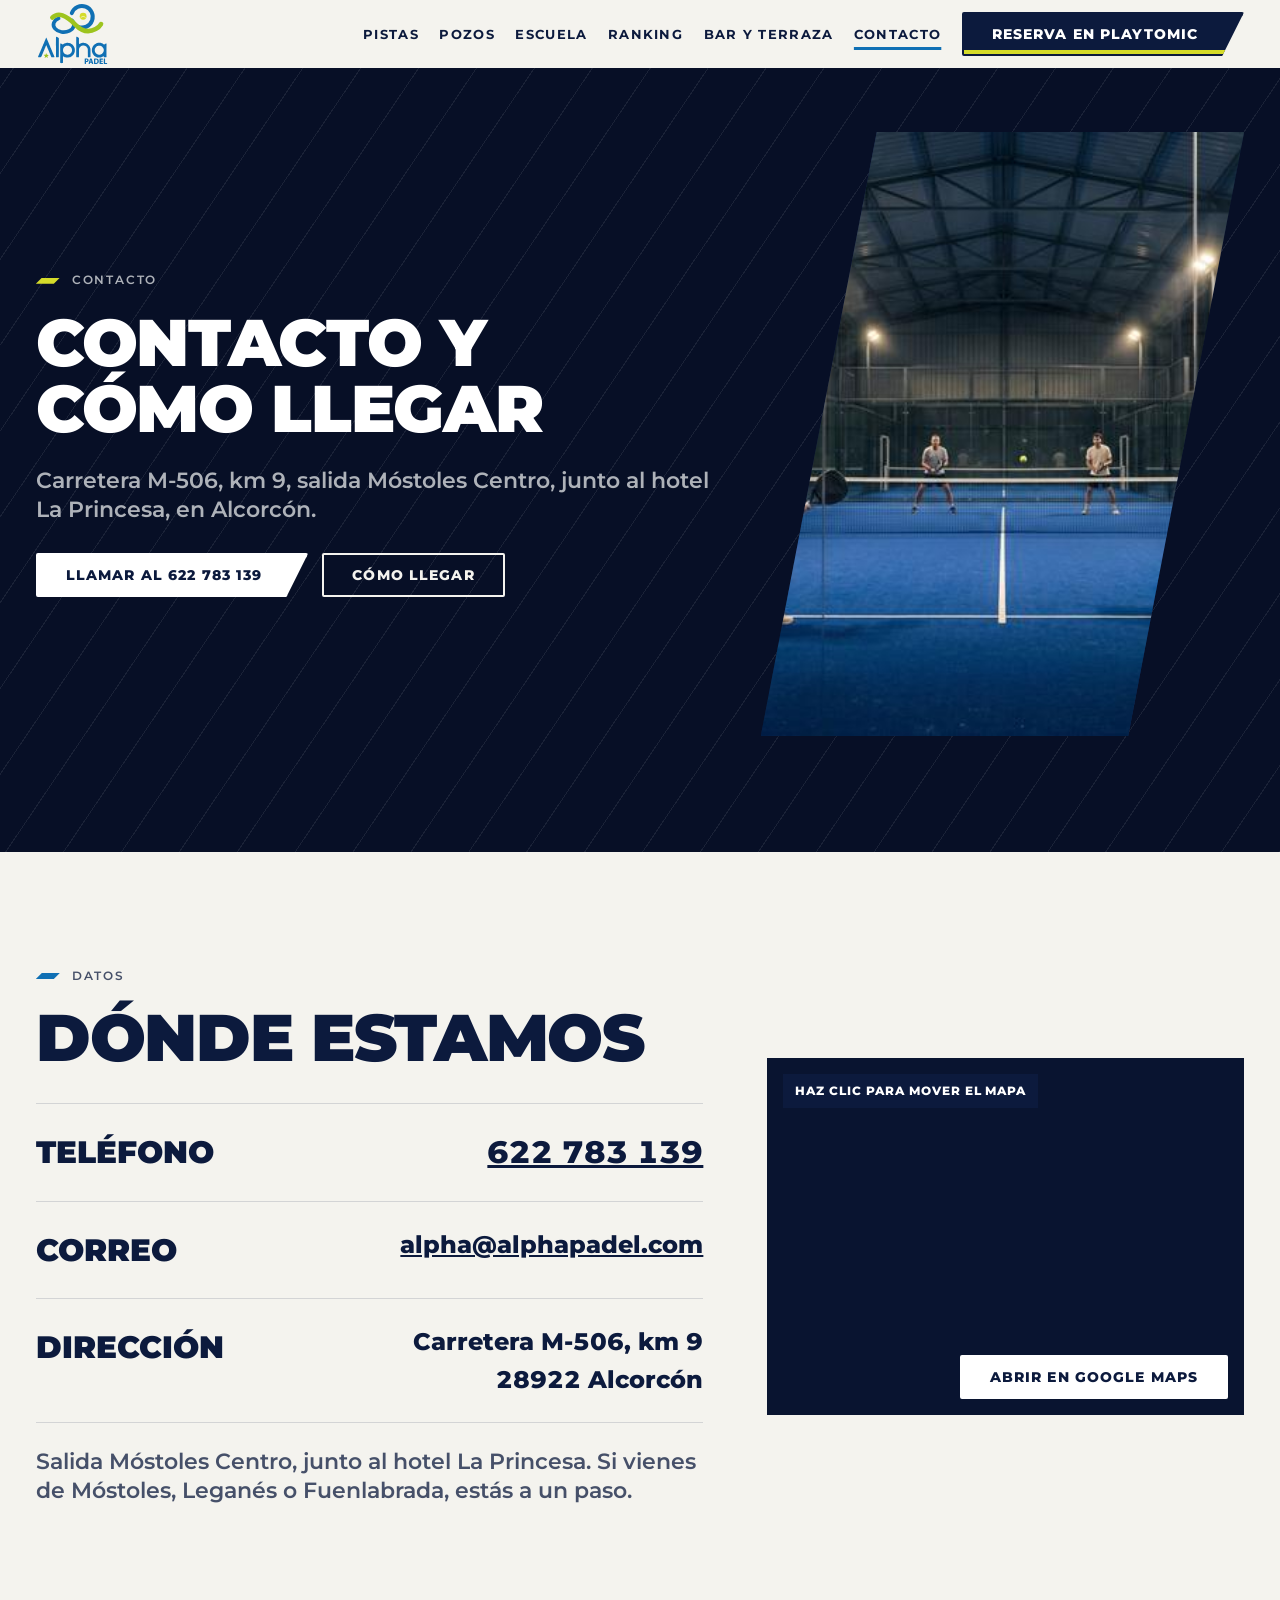
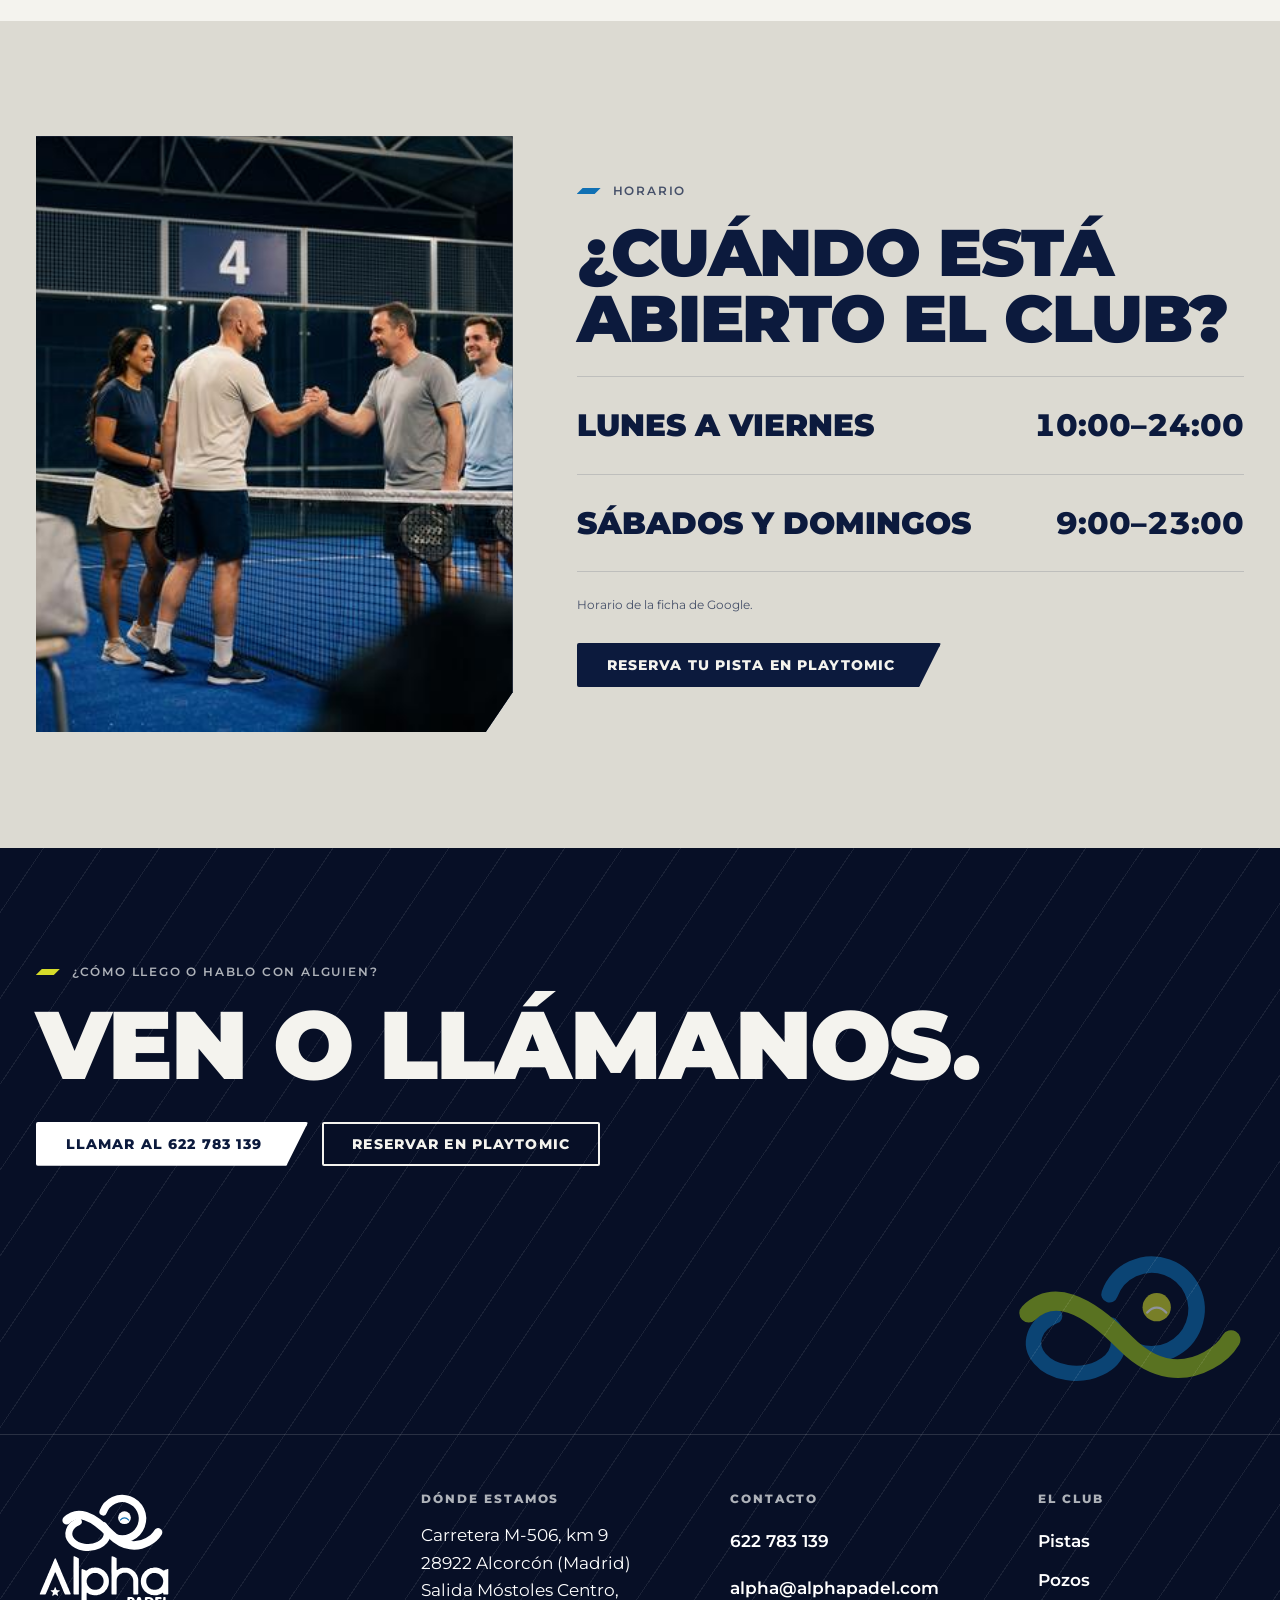
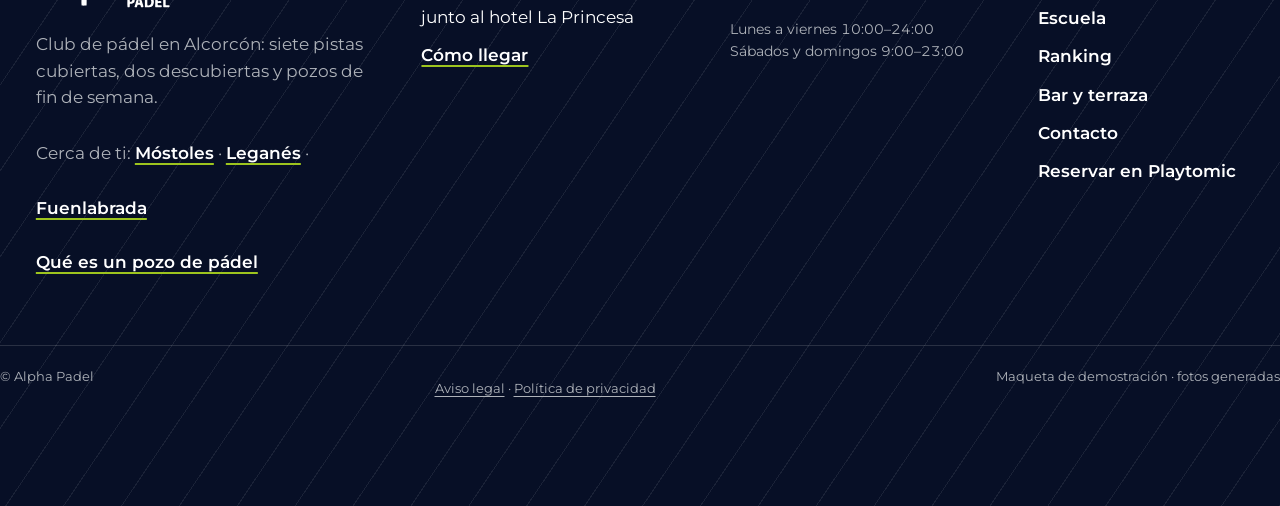
<file: contacto/index.html>
<!doctype html>
<html lang="es">
<head>
<meta charset="utf-8">
<meta name="viewport" content="width=device-width,initial-scale=1">
<title>Contacto y cómo llegar · Alpha Padel Alcorcón</title>
<meta name="description" content="Teléfono, correo y dirección de Alpha Padel: carretera M-506, km 9, 28922 Alcorcón, junto al hotel La Princesa, salida Móstoles Centro. Cómo llegar y horario.">
<meta name="robots" content="noindex">
<link rel="canonical" href="https://alphapadel.com/contacto/">
<meta property="og:type" content="website">
<meta property="og:locale" content="es_ES">
<meta property="og:site_name" content="Alpha Padel">
<meta property="og:title" content="Contacto y cómo llegar · Alpha Padel Alcorcón">
<meta property="og:description" content="Teléfono, correo y dirección de Alpha Padel: carretera M-506, km 9, 28922 Alcorcón, junto al hotel La Princesa, salida Móstoles Centro. Cómo llegar y horario.">
<meta property="og:url" content="https://alphapadel.com/contacto/">
<meta property="og:image" content="https://alphapadel.com/imagenes/fotos/hilera-de-pistas-cubiertas-1100.jpg">
<meta name="twitter:card" content="summary_large_image">
<meta name="twitter:title" content="Contacto y cómo llegar · Alpha Padel Alcorcón">
<meta name="twitter:description" content="Teléfono, correo y dirección de Alpha Padel: carretera M-506, km 9, 28922 Alcorcón, junto al hotel La Princesa, salida Móstoles Centro. Cómo llegar y horario.">
<meta name="twitter:image" content="https://alphapadel.com/imagenes/fotos/hilera-de-pistas-cubiertas-1100.jpg">
<link rel="icon" href="../imagenes/simbolo-original.svg" type="image/svg+xml">
<link rel="preload" href="../fonts/Montserrat-Variable.woff2" as="font" type="font/woff2" crossorigin>
<link rel="stylesheet" href="../css/estilo.css">
<script type="application/ld+json">{"@context": "https://schema.org", "@graph": [{"@type": "SportsActivityLocation", "@id": "https://alphapadel.com/#club", "name": "Alpha Padel", "url": "https://alphapadel.com/", "telephone": "+34622783139", "email": "alpha@alphapadel.com", "description": "Club de pádel en Alcorcón: siete pistas cubiertas, dos descubiertas y pozos de fin de semana.", "image": "https://alphapadel.com/imagenes/fotos/hilera-de-pistas-cubiertas-1100.jpg", "logo": "https://alphapadel.com/imagenes/logo-original-color.svg", "hasMap": "https://www.google.com/maps?cid=16412759027479425247", "sameAs": ["https://playtomic.com/clubs/alpha-padel", "https://www.google.com/maps?cid=16412759027479425247"], "address": {"@type": "PostalAddress", "streetAddress": "Carretera M-506, km 9", "postalCode": "28922", "addressLocality": "Alcorcón", "addressRegion": "Madrid", "addressCountry": "ES"}, "areaServed": [{"@type": "City", "name": "Alcorcón"}, {"@type": "City", "name": "Móstoles"}, {"@type": "City", "name": "Leganés"}, {"@type": "City", "name": "Fuenlabrada"}], "amenityFeature": [{"@type": "LocationFeatureSpecification", "name": "Pistas de pádel cubiertas", "value": 7}, {"@type": "LocationFeatureSpecification", "name": "Pistas de pádel descubiertas", "value": 2}, {"@type": "LocationFeatureSpecification", "name": "Bar", "value": true}, {"@type": "LocationFeatureSpecification", "name": "Terraza con barbacoa en verano", "value": true}], "openingHoursSpecification": [{"@type": "OpeningHoursSpecification", "dayOfWeek": ["Monday", "Tuesday", "Wednesday", "Thursday", "Friday"], "opens": "10:00", "closes": "23:59"}, {"@type": "OpeningHoursSpecification", "dayOfWeek": ["Saturday", "Sunday"], "opens": "09:00", "closes": "23:00"}]}, {"@type": "WebSite", "@id": "https://alphapadel.com/#web", "url": "https://alphapadel.com/", "name": "Alpha Padel", "inLanguage": "es", "publisher": {"@id": "https://alphapadel.com/#club"}}, {"@type": "BreadcrumbList", "itemListElement": [{"@type": "ListItem", "position": 1, "name": "Inicio", "item": "https://alphapadel.com/"}, {"@type": "ListItem", "position": 2, "name": "Contacto", "item": "https://alphapadel.com/contacto/"}]}, {"@type": "WebPage", "@id": "https://alphapadel.com/contacto/#pagina", "url": "https://alphapadel.com/contacto/", "name": "Contacto y cómo llegar · Alpha Padel Alcorcón", "description": "Teléfono, correo y dirección de Alpha Padel: carretera M-506, km 9, 28922 Alcorcón, junto al hotel La Princesa, salida Móstoles Centro. Cómo llegar y horario.", "inLanguage": "es", "isPartOf": {"@id": "https://alphapadel.com/#web"}, "about": {"@id": "https://alphapadel.com/#club"}}]}</script>
</head>
<body>
<a class="sr" href="#principal">Saltar al contenido</a>
<header class="cab"><div class="cont">
<a class="logo" href="../" aria-label="Alpha Padel, inicio"><img src="../imagenes/logo-original-color.svg" alt="Alpha Padel" width="73" height="64"></a>
<nav aria-label="Principal"><a href="../pistas-y-tarifas/">Pistas</a><a href="../pozos/" data-cta="pozo" data-ubic="cabecera">Pozos</a><a href="../escuela-de-padel/">Escuela</a><a href="../ranking/">Ranking</a><a href="../bar-y-terraza/">Bar y terraza</a><a href="../contacto/" aria-current="page" data-cta="como-llegar" data-ubic="cabecera">Contacto</a><a class="btn" href="https://playtomic.com/clubs/alpha-padel" rel="noopener" data-cta="reserva" data-ubic="cabecera"><span>Reserva en Playtomic</span></a></nav>
<button class="menu-b" aria-label="Abrir el menú" aria-expanded="false"><i></i><i></i></button>
</div></header>
<div class="panel" role="dialog" aria-label="Menú"><button class="cerrar" aria-label="Cerrar el menú">×</button>
<a href="../">Inicio</a><a href="../pistas-y-tarifas/">Pistas</a><a href="../pozos/" data-cta="pozo" data-ubic="cabecera">Pozos</a><a href="../escuela-de-padel/">Escuela</a><a href="../ranking/">Ranking</a><a href="../bar-y-terraza/">Bar y terraza</a><a href="../contacto/" aria-current="page" data-cta="como-llegar" data-ubic="cabecera">Contacto</a><a href="https://playtomic.com/clubs/alpha-padel" data-cta="reserva" data-ubic="cabecera">Reserva en Playtomic</a><a href="tel:+34622783139" data-cta="llamar" data-ubic="cabecera">Llamar</a></div>
<main id="principal">
<section class="port-i prof"><div class="cont"><div>
<p class="eti">Contacto</p><h1 class="h1">Contacto y cómo llegar</h1>
<p class="sub txt" style="margin-top:24px">Carretera M-506, km 9, salida Móstoles Centro, junto al hotel La Princesa, en Alcorcón.</p>
<div class="grupo"><a class="btn" href="tel:+34622783139" data-cta="llamar" data-ubic="hero"><span>Llamar al 622 783 139</span></a><a class="btn sec2" href="https://www.google.com/maps?cid=16412759027479425247" rel="noopener" data-cta="como-llegar" data-ubic="hero"><span>Cómo llegar</span></a></div></div>
<div class="foto corte" style="aspect-ratio:4/5"><img src="../imagenes/fotos/pista-cubierta-vista-desde-fondo.jpg" srcset="../imagenes/fotos/pista-cubierta-vista-desde-fondo-640.jpg 640w, ../imagenes/fotos/pista-cubierta-vista-desde-fondo-1100.jpg 1100w, ../imagenes/fotos/pista-cubierta-vista-desde-fondo.jpg 1920w" sizes="(max-width:1023px) 100vw, 48vw" alt="Pista cubierta con dos jugadores lejanos, vista desde el fondo" width="1920" height="1288" loading="eager" fetchpriority="high" decoding="async"></div></div></section>
<section class="sec"><div class="cont"><div class="dos">
<div class="rev"><p class="eti">Datos</p><h2 class="h1">Dónde estamos</h2>
<div class="hor-g" style="margin-top:32px">
<div><b>Teléfono</b><span><a href="tel:+34622783139" data-cta="llamar" data-ubic="cuerpo">622 783 139</a></span></div>
<div><b>Correo</b><span style="font-size:clamp(1rem,.9rem + .8vw,1.5rem)"><a href="mailto:alpha@alphapadel.com">alpha@alphapadel.com</a></span></div>
<div><b>Dirección</b><span style="font-size:clamp(1rem,.9rem + .8vw,1.5rem);text-align:right">Carretera M-506, km 9<br>28922 Alcorcón</span></div></div>
<p class="sub txt">Salida Móstoles Centro, junto al hotel La Princesa. Si vienes de Móstoles, Leganés o Fuenlabrada, estás a un paso.</p></div>
<div class="mapa mapa-v" data-velo><iframe title="Mapa de Google con la ubicación de Alpha Padel en Alcorcón" src="https://www.google.com/maps/embed?pb=!1m18!1m12!1m3!1d3041.77434971627!2d-3.850525023575879!3d40.325165261206486!2m3!1f0!2f0!3f0!3m2!1i1024!2i768!4f13.1!3m3!1m2!1s0xd418ec4b3effd49%3A0xe3c5d56080ff30df!2sAlpha%20P%C3%A1del!5e0!3m2!1ses!2ses!4v1791196586963!5m2!1ses!2ses" loading="lazy" referrerpolicy="no-referrer-when-downgrade"></iframe><span class="velo" aria-hidden="true"></span><span class="mapa-ayuda" aria-hidden="true">Haz clic para mover el mapa</span><a class="btn sec2 mapa-enl" href="https://www.google.com/maps?cid=16412759027479425247" rel="noopener" data-cta="como-llegar" data-ubic="cuerpo"><span>Abrir en Google Maps</span></a></div>
</div></div></section>
<section class="sec calido"><div class="cont"><div class="dos inv">
<div class="foto corte rev" ><img src="../imagenes/fotos/saludo-en-la-red-fin-de-pozo.jpg" srcset="../imagenes/fotos/saludo-en-la-red-fin-de-pozo-640.jpg 640w, ../imagenes/fotos/saludo-en-la-red-fin-de-pozo-1100.jpg 1100w, ../imagenes/fotos/saludo-en-la-red-fin-de-pozo.jpg 1920w" sizes="(max-width:1023px) 100vw, 48vw" alt="Dos jugadores se saludan en la red al terminar el pozo" width="1920" height="1288" loading="lazy" decoding="async"></div>
<div class="rev"><p class="eti">Horario</p><h2 class="h1">¿Cuándo está abierto el club?</h2>
<div class="hor-g"><div><b>Lunes a viernes</b><span>10:00–24:00</span></div><div><b>Sábados y domingos</b><span>9:00–23:00</span></div></div>
<p class="micro">Horario de la ficha de Google.</p>
<div class="grupo"><a class="btn" href="https://playtomic.com/clubs/alpha-padel" rel="noopener" data-cta="reserva" data-ubic="cuerpo"><span>Reserva tu pista en Playtomic</span></a></div></div>
</div></div></section>
</main>
<footer class="pie prof"><div class="cont">
<p class="eti">¿Cómo llego o hablo con alguien?</p>
<p class="cierre">Ven o llámanos.</p>
<div class="grupo"><a class="btn" href="tel:+34622783139" data-cta="llamar" data-ubic="pie"><span>Llamar al 622 783 139</span></a><a class="btn sec2" href="https://playtomic.com/clubs/alpha-padel" rel="noopener" target="_blank" data-cta="reserva" data-ubic="pie"><span>Reservar en Playtomic</span></a></div>
</div>
<div class="pie-a" aria-hidden="true"><img src="../imagenes/simbolo-original.svg" alt="" width="640" height="640"></div>
<div class="cont pie-f">
<div class="pf-m"><img src="../imagenes/logo-original-blanco.svg" alt="Alpha Padel" width="137" height="120"><p>Club de pádel en Alcorcón: siete pistas cubiertas, dos descubiertas y pozos de fin de semana.</p><p class="pf-z">Cerca de ti: <a class="enl" href="../padel-mostoles/">Móstoles</a> · <a class="enl" href="../padel-leganes/">Leganés</a> · <a class="enl" href="../padel-fuenlabrada/">Fuenlabrada</a><br><a class="enl" href="../blog/que-es-un-pozo-de-padel/">Qué es un pozo de pádel</a></p></div>
<div><h2>Dónde estamos</h2><address>Carretera M-506, km 9<br>28922 Alcorcón (Madrid)<br>Salida Móstoles Centro,<br>junto al hotel La Princesa</address><p><a class="enl" href="https://www.google.com/maps?cid=16412759027479425247" rel="noopener" data-cta="como-llegar" data-ubic="pie">Cómo llegar</a></p></div>
<div><h2>Contacto</h2><p><a href="tel:+34622783139" data-cta="llamar" data-ubic="pie">622 783 139</a></p><p><a href="mailto:alpha@alphapadel.com">alpha@alphapadel.com</a></p><p class="pf-h">Lunes a viernes 10:00–24:00<br>Sábados y domingos 9:00–23:00</p></div>
<div><h2>El club</h2><ul><li><a href="../pistas-y-tarifas/">Pistas</a></li><li><a href="../pozos/" data-cta="pozo" data-ubic="pie">Pozos</a></li><li><a href="../escuela-de-padel/">Escuela</a></li><li><a href="../ranking/">Ranking</a></li><li><a href="../bar-y-terraza/">Bar y terraza</a></li><li><a href="../contacto/" data-cta="como-llegar" data-ubic="pie">Contacto</a></li><li><a href="https://playtomic.com/clubs/alpha-padel" rel="noopener" data-cta="reserva" data-ubic="pie">Reservar en Playtomic</a></li></ul></div>
</div>
<div class="cont pie-leg"><span>© Alpha Padel</span><span><a href="../aviso-legal/">Aviso legal</a> · <a href="../politica-de-privacidad/">Política de privacidad</a></span><span>Maqueta de demostración · fotos generadas</span></div>
</footer>
<div class="barra" aria-label="Reserva rápida"><a class="rp" href="https://playtomic.com/clubs/alpha-padel" rel="noopener" data-cta="reserva" data-ubic="barra">Reserva tu pista<small>en Playtomic</small></a><a class="ll" href="tel:+34622783139" data-cta="llamar" data-ubic="barra">Llamar</a></div>
<script src="../js/maqueta.js" defer></script>
</body>
</html>
</file>
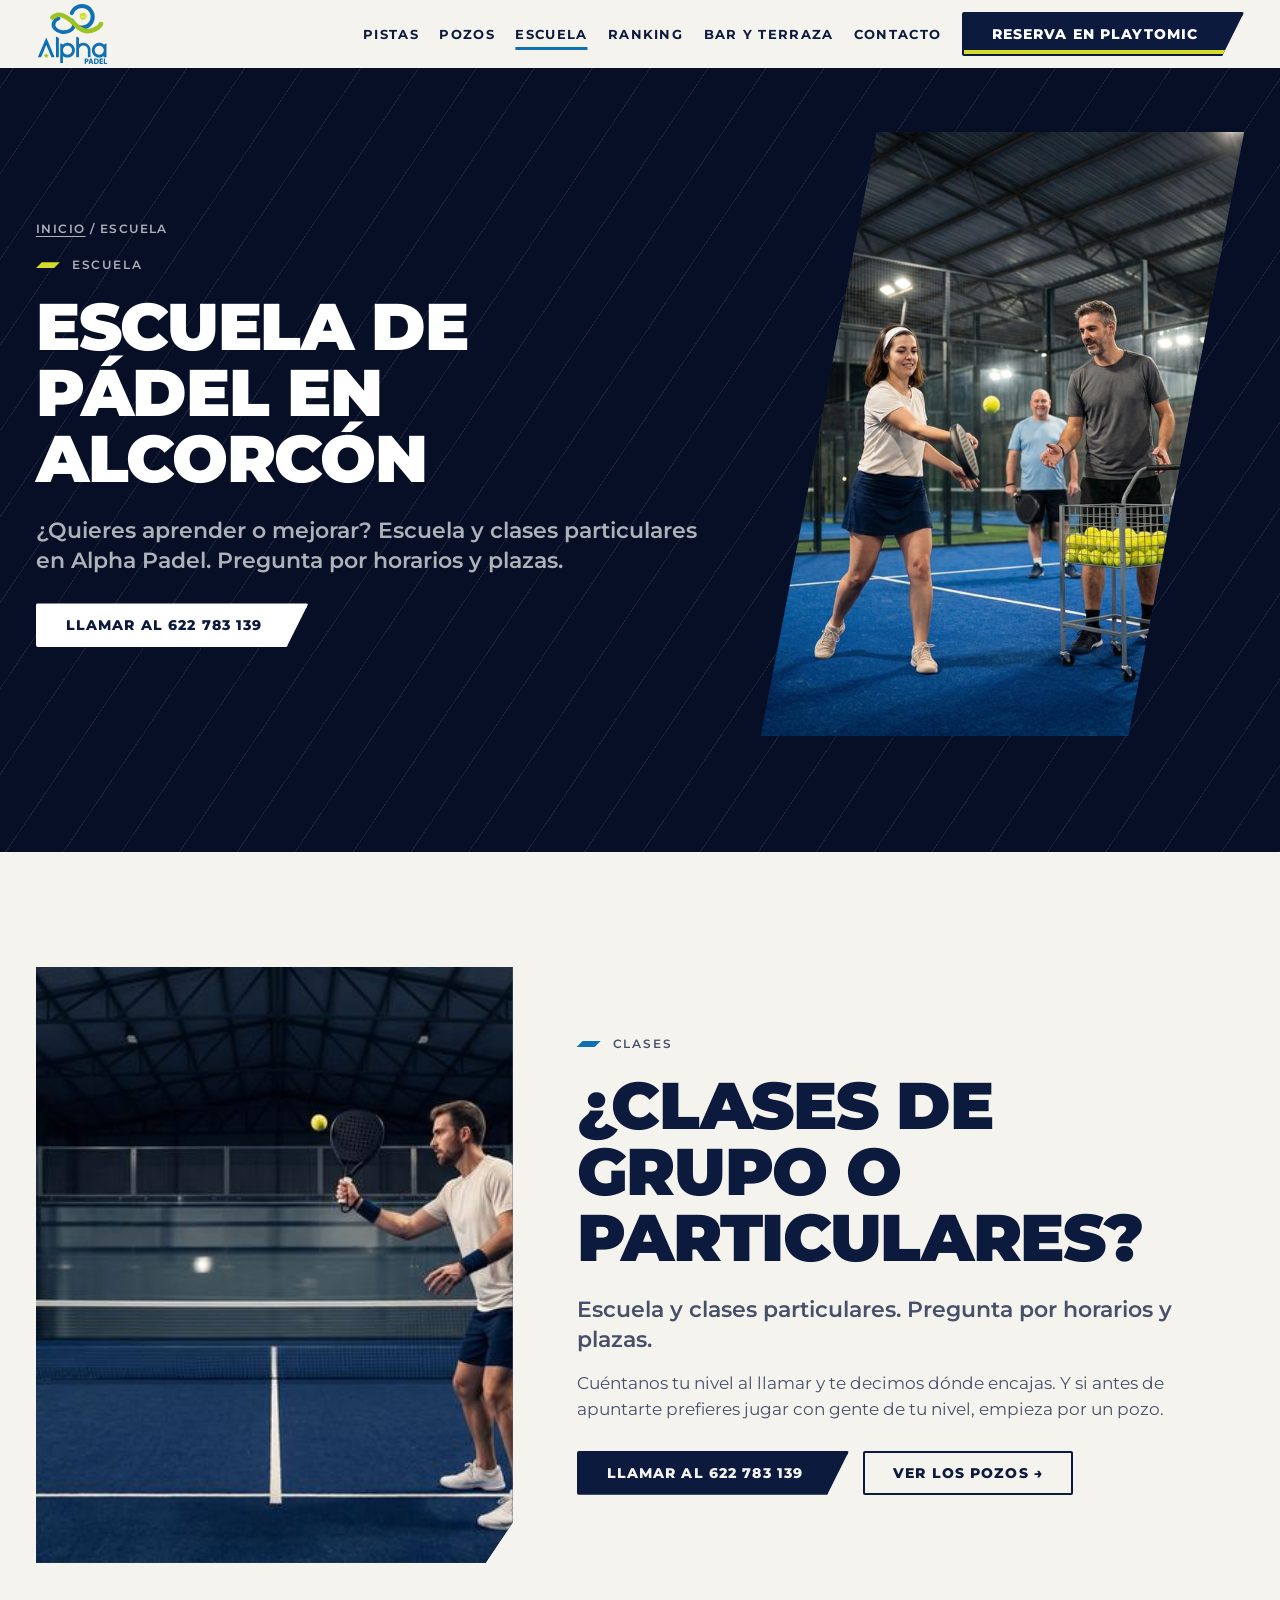
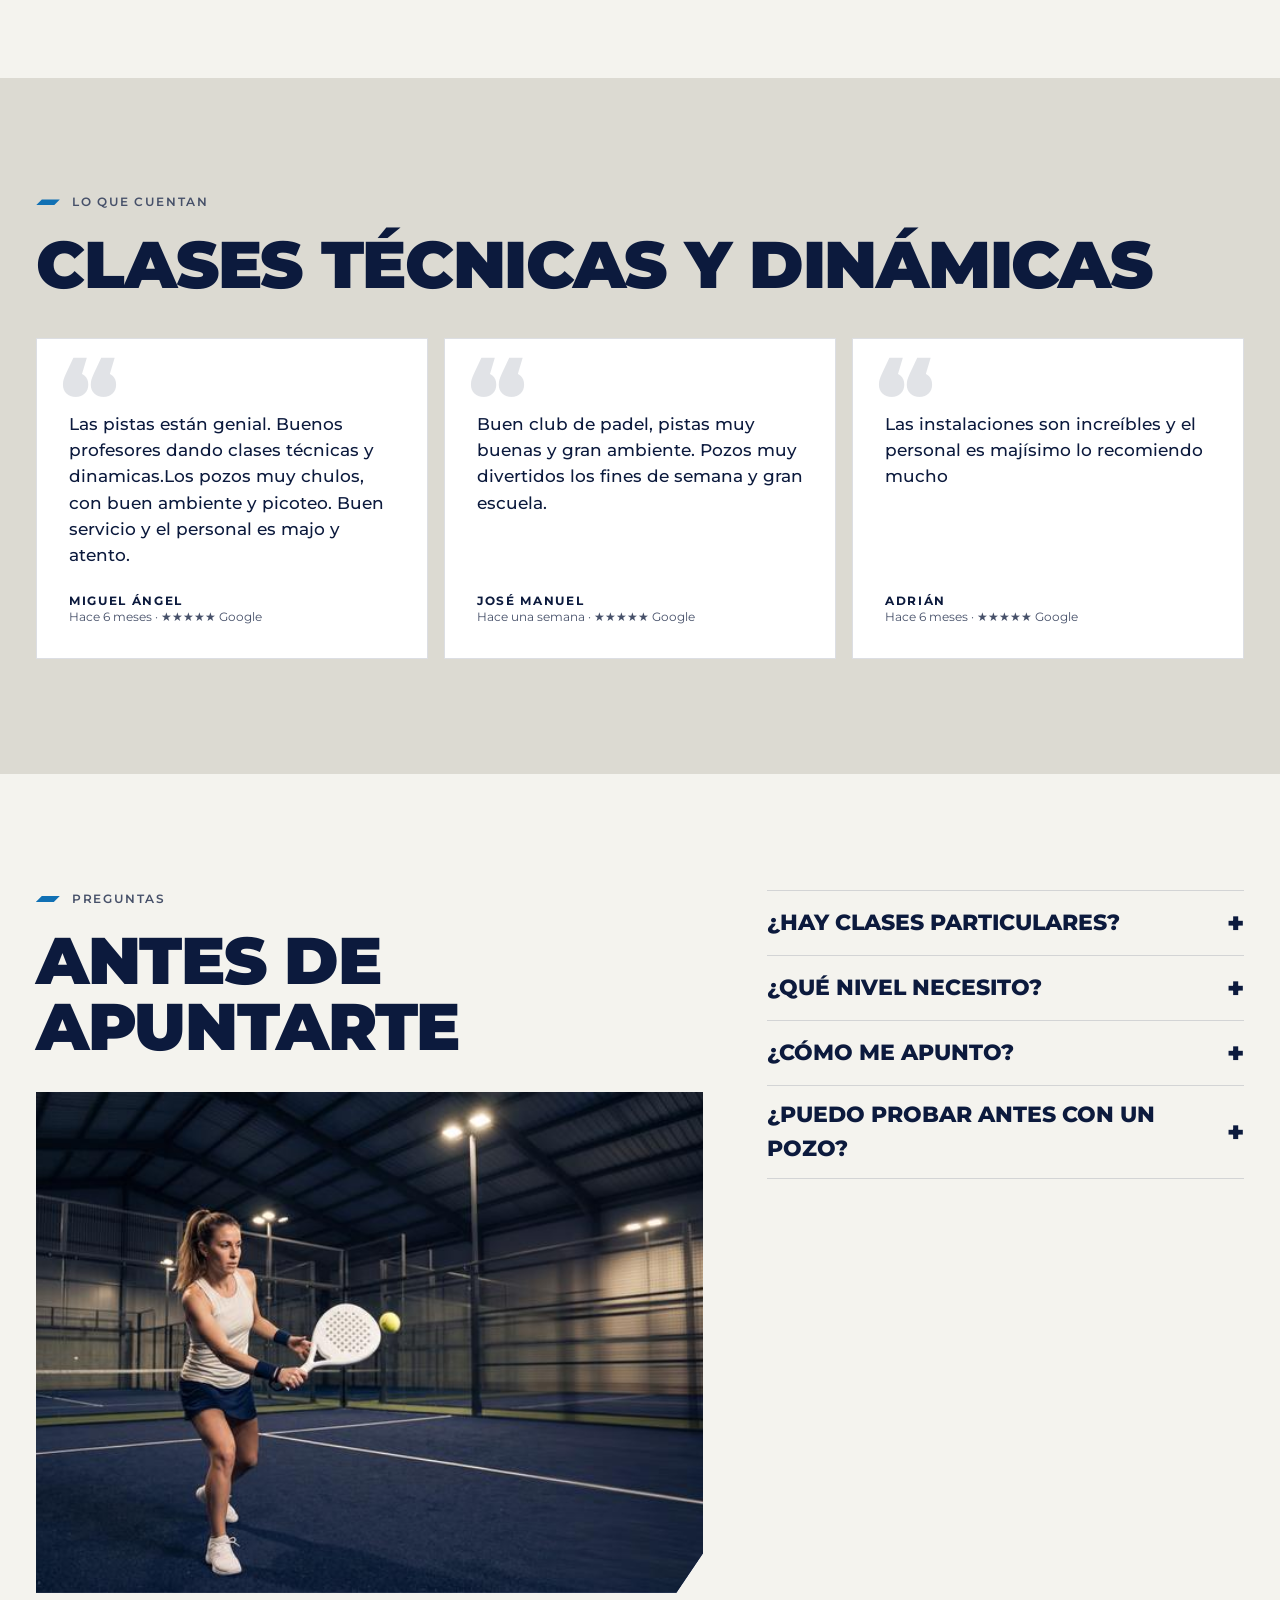
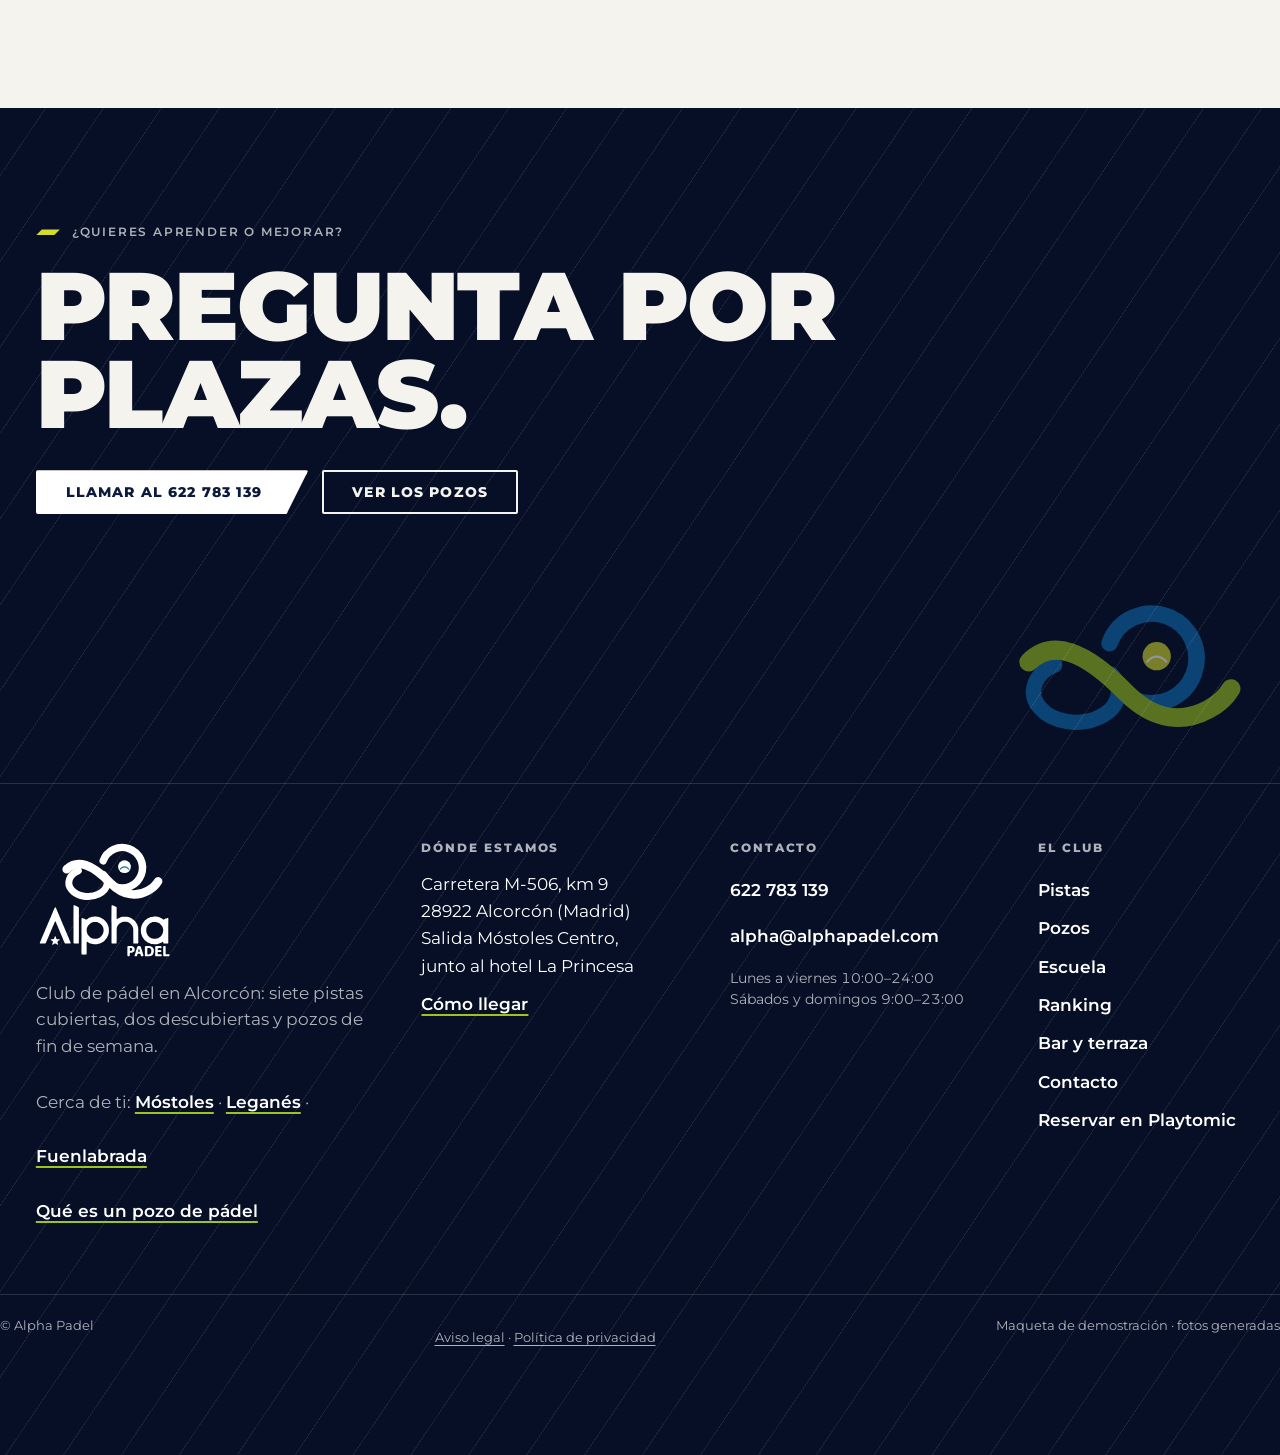
<file: escuela-de-padel/index.html>
<!doctype html>
<html lang="es">
<head>
<meta charset="utf-8">
<meta name="viewport" content="width=device-width,initial-scale=1">
<title>Escuela de pádel en Alcorcón · Alpha Padel</title>
<meta name="description" content="Escuela y clases particulares de pádel en Alcorcón, en pistas cubiertas junto a la M-506. Pregunta por horarios y plazas llamando al 622 783 139.">
<meta name="robots" content="noindex">
<link rel="canonical" href="https://alphapadel.com/escuela-de-padel/">
<meta property="og:type" content="website">
<meta property="og:locale" content="es_ES">
<meta property="og:site_name" content="Alpha Padel">
<meta property="og:title" content="Escuela de pádel en Alcorcón · Alpha Padel">
<meta property="og:description" content="Escuela y clases particulares de pádel en Alcorcón, en pistas cubiertas junto a la M-506. Pregunta por horarios y plazas llamando al 622 783 139.">
<meta property="og:url" content="https://alphapadel.com/escuela-de-padel/">
<meta property="og:image" content="https://alphapadel.com/imagenes/fotos/hilera-de-pistas-cubiertas-1100.jpg">
<meta name="twitter:card" content="summary_large_image">
<meta name="twitter:title" content="Escuela de pádel en Alcorcón · Alpha Padel">
<meta name="twitter:description" content="Escuela y clases particulares de pádel en Alcorcón, en pistas cubiertas junto a la M-506. Pregunta por horarios y plazas llamando al 622 783 139.">
<meta name="twitter:image" content="https://alphapadel.com/imagenes/fotos/hilera-de-pistas-cubiertas-1100.jpg">
<link rel="icon" href="../imagenes/simbolo-original.svg" type="image/svg+xml">
<link rel="preload" href="../fonts/Montserrat-Variable.woff2" as="font" type="font/woff2" crossorigin>
<link rel="stylesheet" href="../css/estilo.css">
<script type="application/ld+json">{"@context": "https://schema.org", "@graph": [{"@type": "WebSite", "@id": "https://alphapadel.com/#web", "url": "https://alphapadel.com/", "name": "Alpha Padel", "inLanguage": "es", "publisher": {"@id": "https://alphapadel.com/#club"}}, {"@type": "BreadcrumbList", "itemListElement": [{"@type": "ListItem", "position": 1, "name": "Inicio", "item": "https://alphapadel.com/"}, {"@type": "ListItem", "position": 2, "name": "Escuela", "item": "https://alphapadel.com/escuela-de-padel/"}]}, {"@type": "WebPage", "@id": "https://alphapadel.com/escuela-de-padel/#pagina", "url": "https://alphapadel.com/escuela-de-padel/", "name": "Escuela de pádel en Alcorcón · Alpha Padel", "description": "Escuela y clases particulares de pádel en Alcorcón, en pistas cubiertas junto a la M-506. Pregunta por horarios y plazas llamando al 622 783 139.", "inLanguage": "es", "isPartOf": {"@id": "https://alphapadel.com/#web"}, "about": {"@id": "https://alphapadel.com/#club"}}, {"@type": "SportsActivityLocation", "@id": "https://alphapadel.com/#club", "name": "Alpha Padel", "url": "https://alphapadel.com/"}, {"@type": "FAQPage", "mainEntity": [{"@type": "Question", "name": "¿Hay clases particulares?", "acceptedAnswer": {"@type": "Answer", "text": "Sí. El club tiene escuela y clases particulares. Pregunta por horarios y plazas."}}, {"@type": "Question", "name": "¿Qué nivel necesito?", "acceptedAnswer": {"@type": "Answer", "text": "Cuéntanos cuánto juegas al llamar o al escribir y te decimos qué clase te encaja."}}, {"@type": "Question", "name": "¿Cómo me apunto?", "acceptedAnswer": {"@type": "Answer", "text": "Llama al 622 783 139 o escribe a alpha@alphapadel.com. Te decimos horarios y plazas."}}, {"@type": "Question", "name": "¿Puedo probar antes con un pozo?", "acceptedAnswer": {"@type": "Answer", "text": "Sí. Los pozos de fin de semana son una buena forma de conocer el club y jugar con gente de tu nivel."}}]}]}</script>
</head>
<body>
<a class="sr" href="#principal">Saltar al contenido</a>
<header class="cab"><div class="cont">
<a class="logo" href="../" aria-label="Alpha Padel, inicio"><img src="../imagenes/logo-original-color.svg" alt="Alpha Padel" width="73" height="64"></a>
<nav aria-label="Principal"><a href="../pistas-y-tarifas/">Pistas</a><a href="../pozos/" data-cta="pozo" data-ubic="cabecera">Pozos</a><a href="../escuela-de-padel/" aria-current="page">Escuela</a><a href="../ranking/">Ranking</a><a href="../bar-y-terraza/">Bar y terraza</a><a href="../contacto/" data-cta="como-llegar" data-ubic="cabecera">Contacto</a><a class="btn" href="https://playtomic.com/clubs/alpha-padel" rel="noopener" data-cta="reserva" data-ubic="cabecera"><span>Reserva en Playtomic</span></a></nav>
<button class="menu-b" aria-label="Abrir el menú" aria-expanded="false"><i></i><i></i></button>
</div></header>
<div class="panel" role="dialog" aria-label="Menú"><button class="cerrar" aria-label="Cerrar el menú">×</button>
<a href="../">Inicio</a><a href="../pistas-y-tarifas/">Pistas</a><a href="../pozos/" data-cta="pozo" data-ubic="cabecera">Pozos</a><a href="../escuela-de-padel/" aria-current="page">Escuela</a><a href="../ranking/">Ranking</a><a href="../bar-y-terraza/">Bar y terraza</a><a href="../contacto/" data-cta="como-llegar" data-ubic="cabecera">Contacto</a><a href="https://playtomic.com/clubs/alpha-padel" data-cta="reserva" data-ubic="cabecera">Reserva en Playtomic</a><a href="tel:+34622783139" data-cta="llamar" data-ubic="cabecera">Llamar</a></div>
<main id="principal">
<section class="port-i prof"><div class="cont"><div>
<nav class="mig" aria-label="Migas de pan"><a href="../">Inicio</a> / Escuela</nav><p class="eti">Escuela</p><h1 class="h1">Escuela de pádel en Alcorcón</h1>
<p class="sub txt" style="margin-top:24px">¿Quieres aprender o mejorar? Escuela y clases particulares en Alpha Padel. Pregunta por horarios y plazas.</p>
<div class="grupo"><a class="btn" href="tel:+34622783139" data-cta="llamar" data-ubic="hero"><span>Llamar al 622 783 139</span></a></div></div>
<div class="foto corte" style="aspect-ratio:4/5"><img src="../imagenes/fotos/clase-con-cesta-de-bolas.jpg" srcset="../imagenes/fotos/clase-con-cesta-de-bolas-640.jpg 640w, ../imagenes/fotos/clase-con-cesta-de-bolas-1100.jpg 1100w, ../imagenes/fotos/clase-con-cesta-de-bolas.jpg 1920w" sizes="(max-width:1023px) 100vw, 48vw" alt="Clase de pádel con cesta de bolas" width="1547" height="1920" loading="lazy" decoding="async"></div></div></section>
<section class="sec"><div class="cont"><div class="dos inv">
<div class="foto corte rev foto-bn" ><img src="../imagenes/fotos/jugador-prepara-golpe.jpg" srcset="../imagenes/fotos/jugador-prepara-golpe-640.jpg 640w, ../imagenes/fotos/jugador-prepara-golpe-1100.jpg 1100w, ../imagenes/fotos/jugador-prepara-golpe.jpg 1920w" sizes="(max-width:1023px) 100vw, 48vw" alt="Jugador prepara el golpe en una clase" width="1920" height="1288" loading="lazy" decoding="async"></div>
<div class="rev"><p class="eti">Clases</p><h2 class="h1">¿Clases de grupo o particulares?</h2>
<p class="sub txt">Escuela y clases particulares. Pregunta por horarios y plazas.</p>
<p class="txt" style="margin-top:16px">Cuéntanos tu nivel al llamar y te decimos dónde encajas. Y si antes de apuntarte prefieres jugar con gente de tu nivel, empieza por un pozo.</p>
<div class="grupo"><a class="btn" href="tel:+34622783139" data-cta="llamar" data-ubic="cuerpo"><span>Llamar al 622 783 139</span></a><a class="btn sec2" href="../pozos/" data-cta="pozo" data-ubic="cuerpo"><span>Ver los pozos →</span></a></div></div></div></div></section>
<section class="sec calido"><div class="cont"><p class="eti">Lo que cuentan</p><h2 class="h1 rev" style="margin-bottom:40px">Clases técnicas y dinámicas</h2><div class="rev-g"><article class="rev-c rev"><p>Las pistas están genial. Buenos profesores dando clases técnicas y dinamicas.Los pozos muy chulos, con buen ambiente y picoteo. Buen servicio y el personal es majo y atento.</p><b>Miguel Ángel</b><small>Hace 6 meses · ★★★★★ Google</small></article><article class="rev-c rev"><p>Buen club de padel, pistas muy buenas y gran ambiente. Pozos muy divertidos los fines de semana y gran escuela.</p><b>José Manuel</b><small>Hace una semana · ★★★★★ Google</small></article><article class="rev-c rev"><p>Las instalaciones son increíbles y el personal es majísimo lo recomiendo mucho</p><b>Adrián</b><small>Hace 6 meses · ★★★★★ Google</small></article></div></div></section>
<section class="sec"><div class="cont"><div class="dos" style="align-items:start"><div class="rev"><p class="eti">Preguntas</p><h2 class="h1">Antes de apuntarte</h2>
<div class="foto corte" style="aspect-ratio:4/3;margin-top:32px"><img src="../imagenes/fotos/jugadora-golpe-de-derecha.jpg" srcset="../imagenes/fotos/jugadora-golpe-de-derecha-640.jpg 640w, ../imagenes/fotos/jugadora-golpe-de-derecha-1100.jpg 1100w, ../imagenes/fotos/jugadora-golpe-de-derecha.jpg 1920w" sizes="(max-width:1023px) 100vw, 48vw" alt="Jugadora golpeando de derecha en la pista" width="1920" height="1288" loading="lazy" decoding="async"></div></div>
<div class="faq"><details><summary>¿Hay clases particulares?</summary><p>Sí. El club tiene escuela y clases particulares. Pregunta por horarios y plazas.</p></details><details><summary>¿Qué nivel necesito?</summary><p>Cuéntanos cuánto juegas al llamar o al escribir y te decimos qué clase te encaja.</p></details><details><summary>¿Cómo me apunto?</summary><p>Llama al 622 783 139 o escribe a alpha@alphapadel.com. Te decimos horarios y plazas.</p></details><details><summary>¿Puedo probar antes con un pozo?</summary><p>Sí. Los pozos de fin de semana son una buena forma de conocer el club y jugar con gente de tu nivel.</p></details></div>
</div></div></section>
</main>
<footer class="pie prof"><div class="cont">
<p class="eti">¿Quieres aprender o mejorar?</p>
<p class="cierre">Pregunta por plazas.</p>
<div class="grupo"><a class="btn" href="tel:+34622783139" data-cta="llamar" data-ubic="pie"><span>Llamar al 622 783 139</span></a><a class="btn sec2" href="../pozos/" data-cta="pozo" data-ubic="pie"><span>Ver los pozos</span></a></div>
</div>
<div class="pie-a" aria-hidden="true"><img src="../imagenes/simbolo-original.svg" alt="" width="640" height="640"></div>
<div class="cont pie-f">
<div class="pf-m"><img src="../imagenes/logo-original-blanco.svg" alt="Alpha Padel" width="137" height="120"><p>Club de pádel en Alcorcón: siete pistas cubiertas, dos descubiertas y pozos de fin de semana.</p><p class="pf-z">Cerca de ti: <a class="enl" href="../padel-mostoles/">Móstoles</a> · <a class="enl" href="../padel-leganes/">Leganés</a> · <a class="enl" href="../padel-fuenlabrada/">Fuenlabrada</a><br><a class="enl" href="../blog/que-es-un-pozo-de-padel/">Qué es un pozo de pádel</a></p></div>
<div><h2>Dónde estamos</h2><address>Carretera M-506, km 9<br>28922 Alcorcón (Madrid)<br>Salida Móstoles Centro,<br>junto al hotel La Princesa</address><p><a class="enl" href="https://www.google.com/maps?cid=16412759027479425247" rel="noopener" data-cta="como-llegar" data-ubic="pie">Cómo llegar</a></p></div>
<div><h2>Contacto</h2><p><a href="tel:+34622783139" data-cta="llamar" data-ubic="pie">622 783 139</a></p><p><a href="mailto:alpha@alphapadel.com">alpha@alphapadel.com</a></p><p class="pf-h">Lunes a viernes 10:00–24:00<br>Sábados y domingos 9:00–23:00</p></div>
<div><h2>El club</h2><ul><li><a href="../pistas-y-tarifas/">Pistas</a></li><li><a href="../pozos/" data-cta="pozo" data-ubic="pie">Pozos</a></li><li><a href="../escuela-de-padel/">Escuela</a></li><li><a href="../ranking/">Ranking</a></li><li><a href="../bar-y-terraza/">Bar y terraza</a></li><li><a href="../contacto/" data-cta="como-llegar" data-ubic="pie">Contacto</a></li><li><a href="https://playtomic.com/clubs/alpha-padel" rel="noopener" data-cta="reserva" data-ubic="pie">Reservar en Playtomic</a></li></ul></div>
</div>
<div class="cont pie-leg"><span>© Alpha Padel</span><span><a href="../aviso-legal/">Aviso legal</a> · <a href="../politica-de-privacidad/">Política de privacidad</a></span><span>Maqueta de demostración · fotos generadas</span></div>
</footer>
<div class="barra" aria-label="Reserva rápida"><a class="rp" href="https://playtomic.com/clubs/alpha-padel" rel="noopener" data-cta="reserva" data-ubic="barra">Reserva tu pista<small>en Playtomic</small></a><a class="ll" href="tel:+34622783139" data-cta="llamar" data-ubic="barra">Llamar</a></div>
<script src="../js/maqueta.js" defer></script>
</body>
</html>
</file>
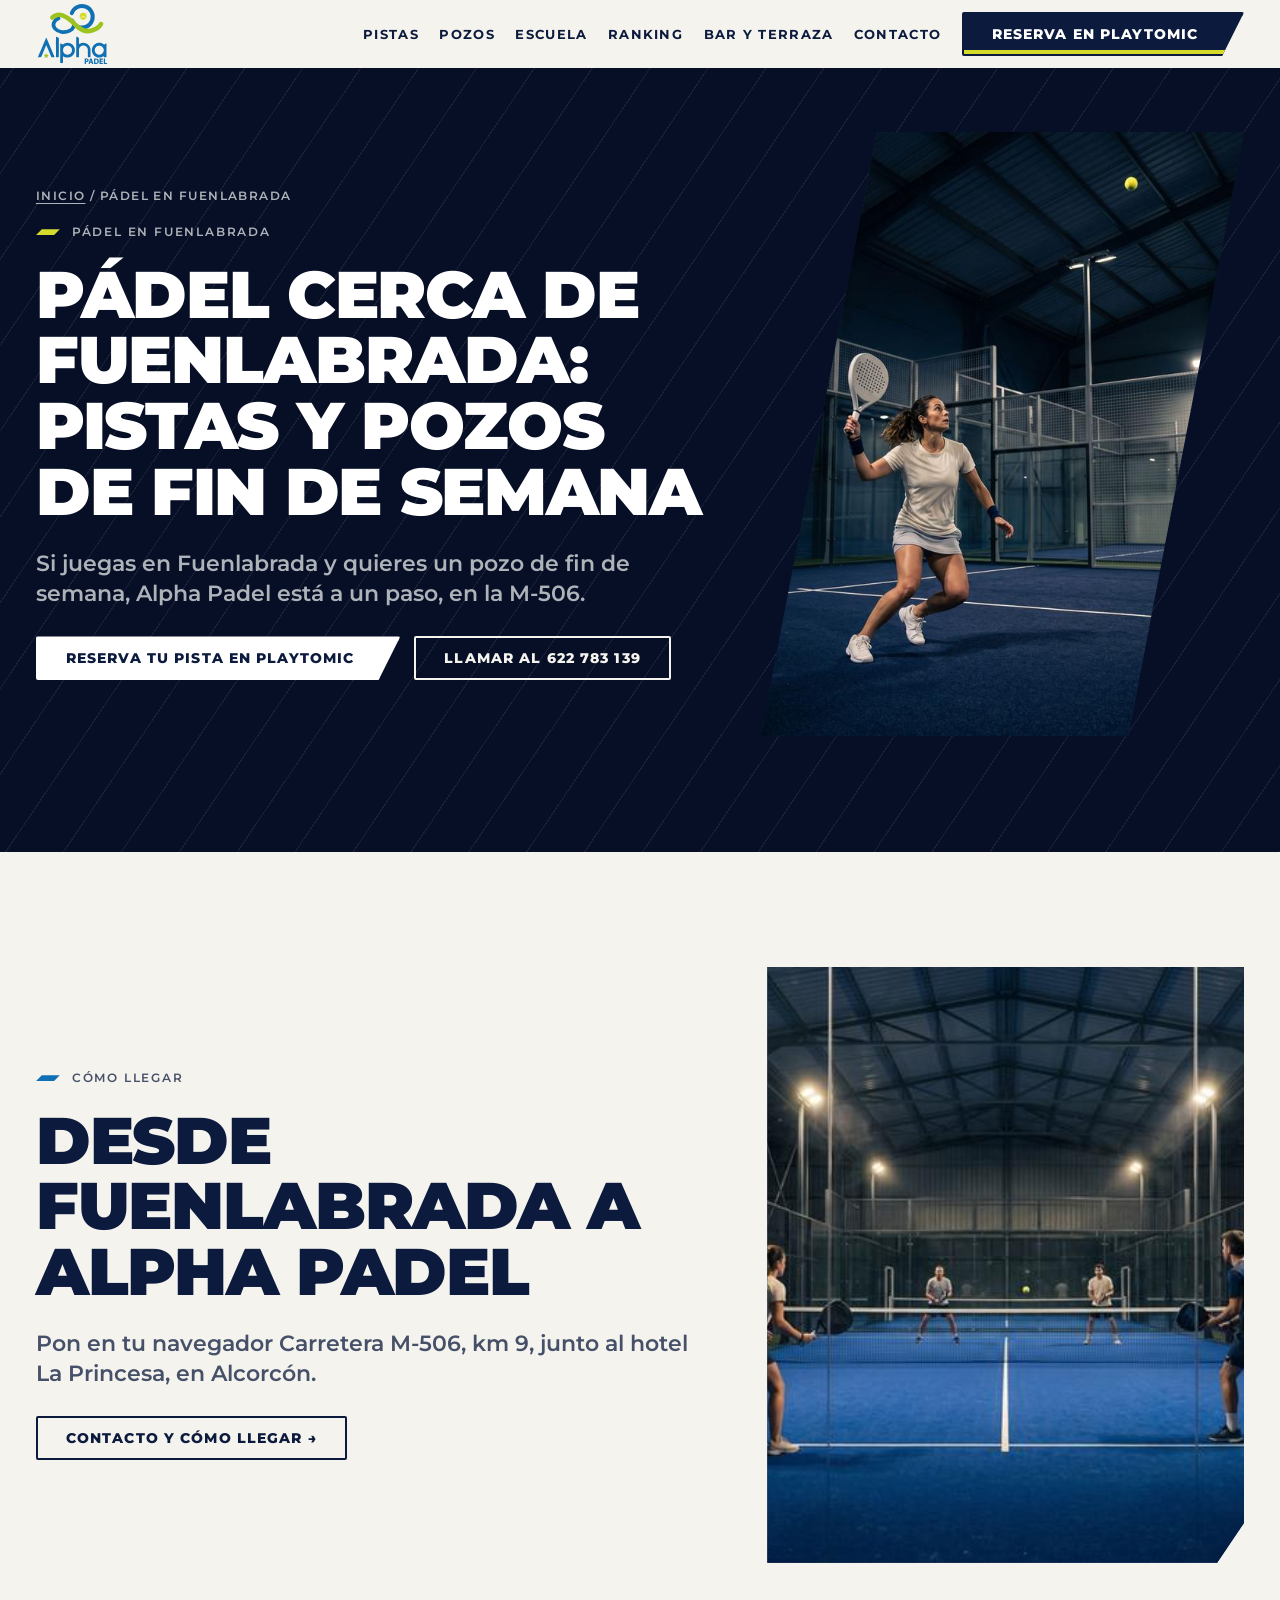
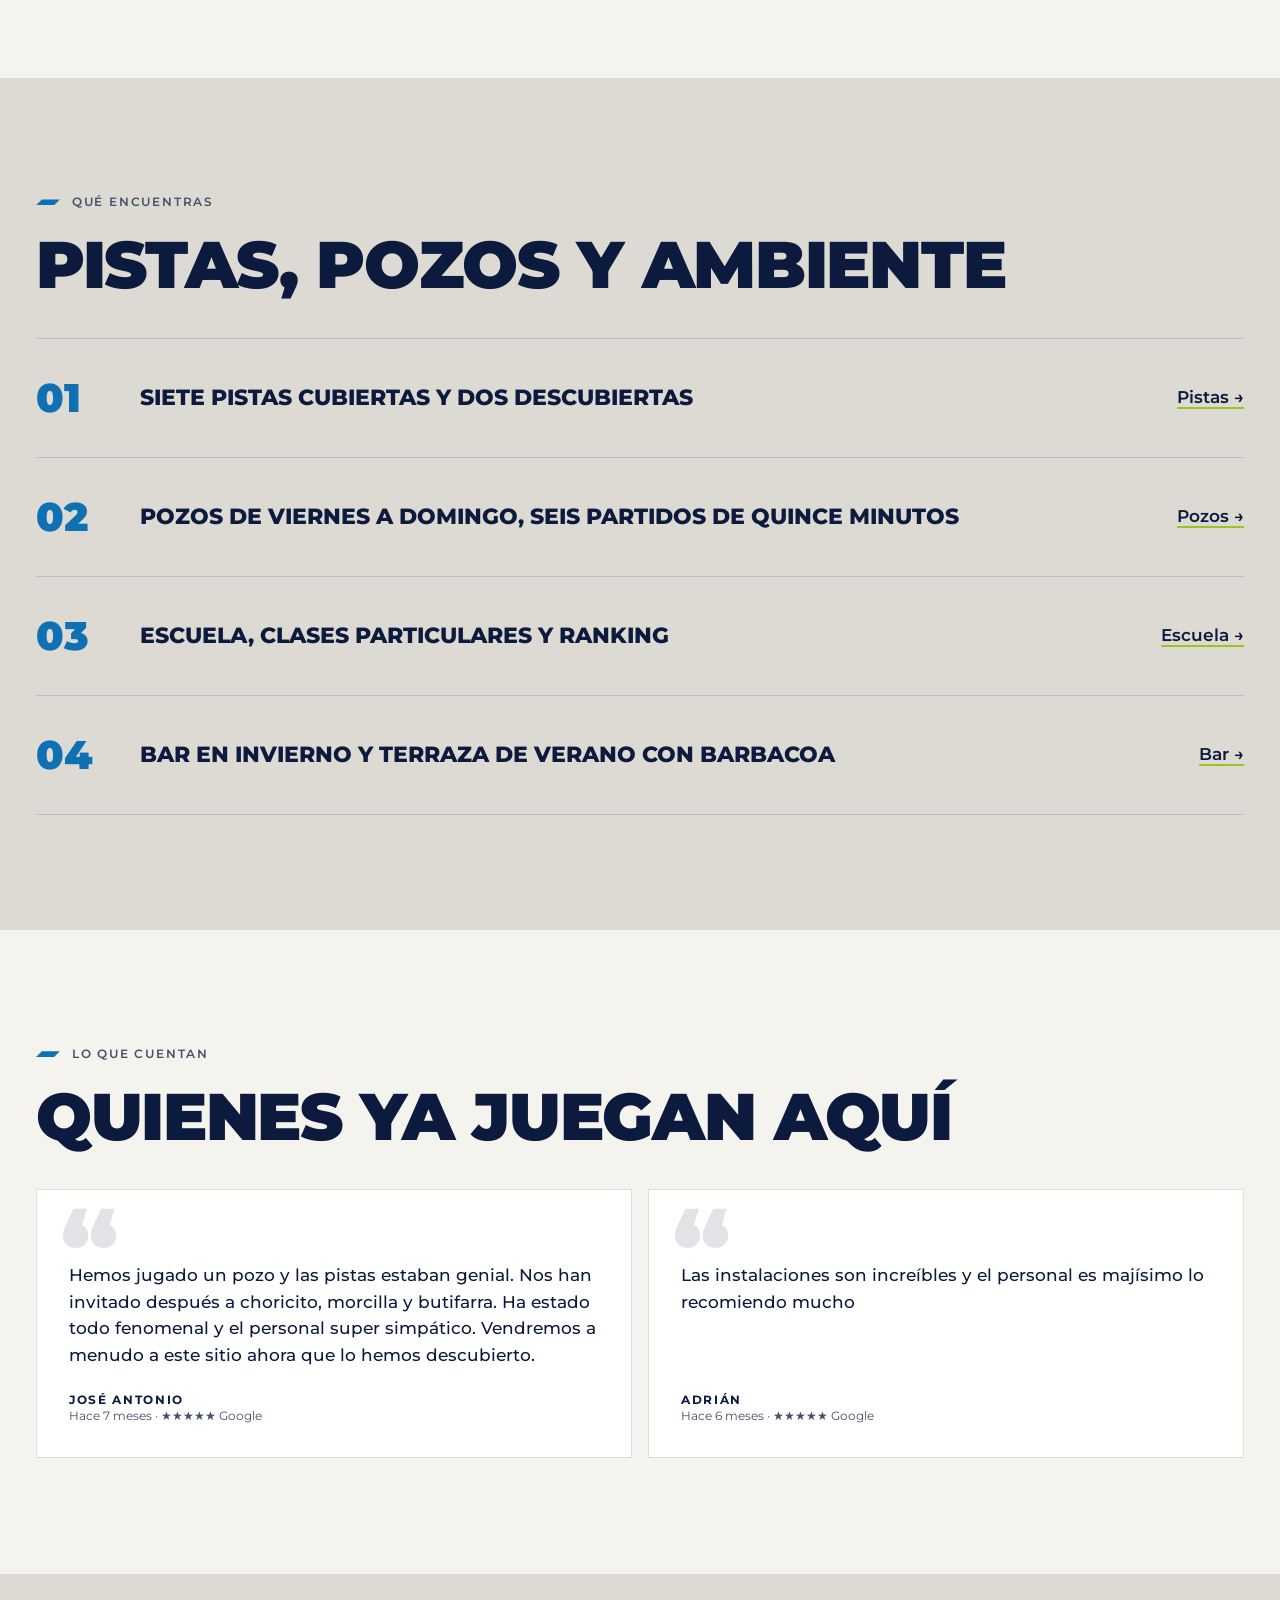
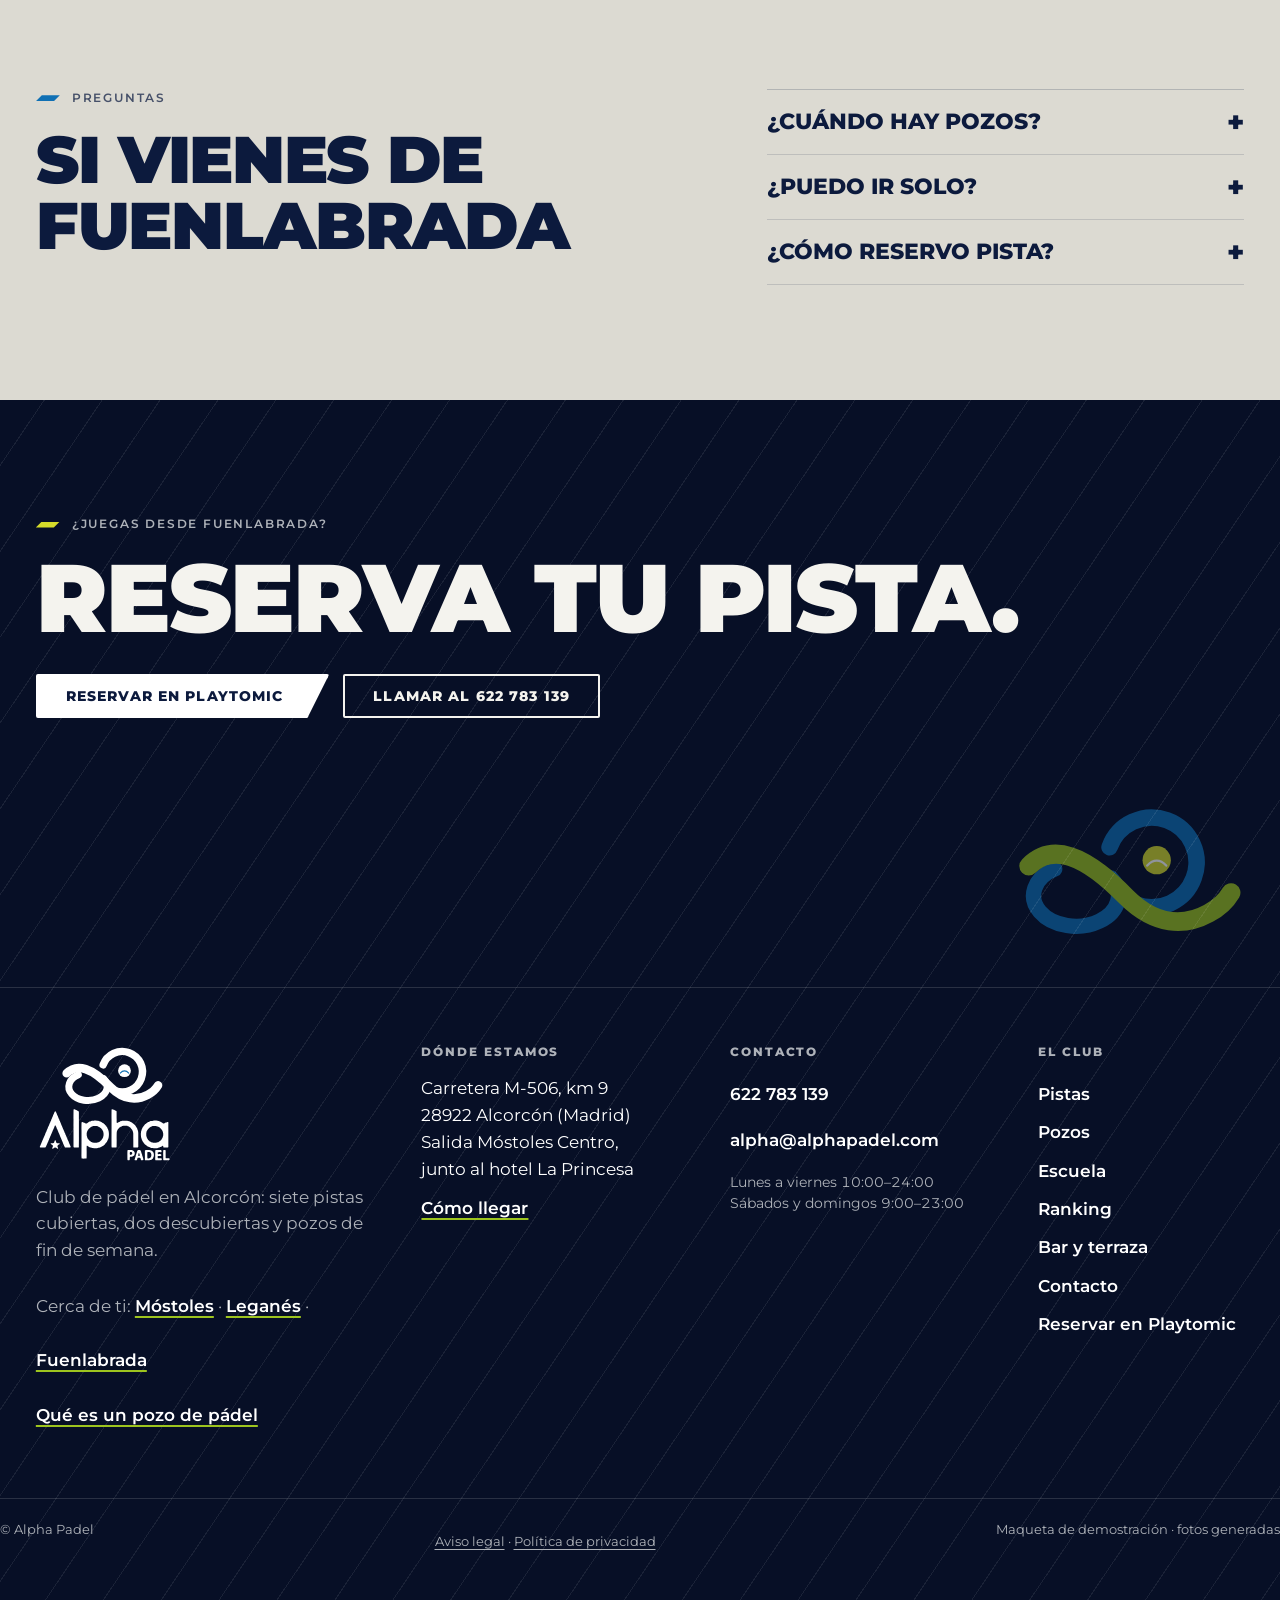
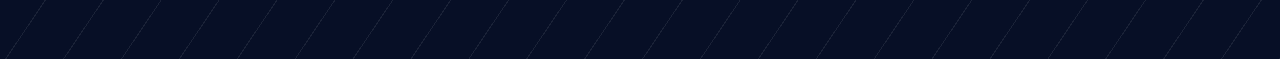
<file: padel-fuenlabrada/index.html>
<!doctype html>
<html lang="es">
<head>
<meta charset="utf-8">
<meta name="viewport" content="width=device-width,initial-scale=1">
<title>Pádel cerca de Fuenlabrada · Alpha Padel</title>
<meta name="description" content="Si juegas en Fuenlabrada y quieres un pozo de fin de semana o una pista cubierta, Alpha Padel está a un paso, en la M-506 de Alcorcón. Reserva en Playtomic.">
<meta name="robots" content="noindex">
<link rel="canonical" href="https://alphapadel.com/padel-fuenlabrada/">
<meta property="og:type" content="website">
<meta property="og:locale" content="es_ES">
<meta property="og:site_name" content="Alpha Padel">
<meta property="og:title" content="Pádel cerca de Fuenlabrada · Alpha Padel">
<meta property="og:description" content="Si juegas en Fuenlabrada y quieres un pozo de fin de semana o una pista cubierta, Alpha Padel está a un paso, en la M-506 de Alcorcón. Reserva en Playtomic.">
<meta property="og:url" content="https://alphapadel.com/padel-fuenlabrada/">
<meta property="og:image" content="https://alphapadel.com/imagenes/fotos/hilera-de-pistas-cubiertas-1100.jpg">
<meta name="twitter:card" content="summary_large_image">
<meta name="twitter:title" content="Pádel cerca de Fuenlabrada · Alpha Padel">
<meta name="twitter:description" content="Si juegas en Fuenlabrada y quieres un pozo de fin de semana o una pista cubierta, Alpha Padel está a un paso, en la M-506 de Alcorcón. Reserva en Playtomic.">
<meta name="twitter:image" content="https://alphapadel.com/imagenes/fotos/hilera-de-pistas-cubiertas-1100.jpg">
<link rel="icon" href="../imagenes/simbolo-original.svg" type="image/svg+xml">
<link rel="preload" href="../fonts/Montserrat-Variable.woff2" as="font" type="font/woff2" crossorigin>
<link rel="stylesheet" href="../css/estilo.css">
<script type="application/ld+json">{"@context": "https://schema.org", "@graph": [{"@type": "WebSite", "@id": "https://alphapadel.com/#web", "url": "https://alphapadel.com/", "name": "Alpha Padel", "inLanguage": "es", "publisher": {"@id": "https://alphapadel.com/#club"}}, {"@type": "BreadcrumbList", "itemListElement": [{"@type": "ListItem", "position": 1, "name": "Inicio", "item": "https://alphapadel.com/"}, {"@type": "ListItem", "position": 2, "name": "Pádel en Fuenlabrada", "item": "https://alphapadel.com/padel-fuenlabrada/"}]}, {"@type": "WebPage", "@id": "https://alphapadel.com/padel-fuenlabrada/#pagina", "url": "https://alphapadel.com/padel-fuenlabrada/", "name": "Pádel cerca de Fuenlabrada · Alpha Padel", "description": "Si juegas en Fuenlabrada y quieres un pozo de fin de semana o una pista cubierta, Alpha Padel está a un paso, en la M-506 de Alcorcón. Reserva en Playtomic.", "inLanguage": "es", "isPartOf": {"@id": "https://alphapadel.com/#web"}, "about": {"@id": "https://alphapadel.com/#club"}}, {"@type": "SportsActivityLocation", "@id": "https://alphapadel.com/#club", "name": "Alpha Padel", "url": "https://alphapadel.com/"}, {"@type": "FAQPage", "mainEntity": [{"@type": "Question", "name": "¿Cuándo hay pozos?", "acceptedAnswer": {"@type": "Answer", "text": "Viernes, sábado y domingo, por la mañana y por la tarde."}}, {"@type": "Question", "name": "¿Puedo ir solo?", "acceptedAnswer": {"@type": "Answer", "text": "Sí. Te apuntas solo o en pareja desde Playtomic; los partidos son por nivel."}}, {"@type": "Question", "name": "¿Cómo reservo pista?", "acceptedAnswer": {"@type": "Answer", "text": "En Playtomic: elige pista y hora."}}]}]}</script>
</head>
<body>
<a class="sr" href="#principal">Saltar al contenido</a>
<header class="cab"><div class="cont">
<a class="logo" href="../" aria-label="Alpha Padel, inicio"><img src="../imagenes/logo-original-color.svg" alt="Alpha Padel" width="73" height="64"></a>
<nav aria-label="Principal"><a href="../pistas-y-tarifas/">Pistas</a><a href="../pozos/" data-cta="pozo" data-ubic="cabecera">Pozos</a><a href="../escuela-de-padel/">Escuela</a><a href="../ranking/">Ranking</a><a href="../bar-y-terraza/">Bar y terraza</a><a href="../contacto/" data-cta="como-llegar" data-ubic="cabecera">Contacto</a><a class="btn" href="https://playtomic.com/clubs/alpha-padel" rel="noopener" data-cta="reserva" data-ubic="cabecera"><span>Reserva en Playtomic</span></a></nav>
<button class="menu-b" aria-label="Abrir el menú" aria-expanded="false"><i></i><i></i></button>
</div></header>
<div class="panel" role="dialog" aria-label="Menú"><button class="cerrar" aria-label="Cerrar el menú">×</button>
<a href="../" aria-current="page">Inicio</a><a href="../pistas-y-tarifas/">Pistas</a><a href="../pozos/" data-cta="pozo" data-ubic="cabecera">Pozos</a><a href="../escuela-de-padel/">Escuela</a><a href="../ranking/">Ranking</a><a href="../bar-y-terraza/">Bar y terraza</a><a href="../contacto/" data-cta="como-llegar" data-ubic="cabecera">Contacto</a><a href="https://playtomic.com/clubs/alpha-padel" data-cta="reserva" data-ubic="cabecera">Reserva en Playtomic</a><a href="tel:+34622783139" data-cta="llamar" data-ubic="cabecera">Llamar</a></div>
<main id="principal">
<section class="port-i prof"><div class="cont"><div>
<nav class="mig" aria-label="Migas de pan"><a href="../">Inicio</a> / Pádel en Fuenlabrada</nav><p class="eti">Pádel en Fuenlabrada</p><h1 class="h1">Pádel cerca de Fuenlabrada: pistas y pozos de fin de semana</h1>
<p class="sub txt" style="margin-top:24px">Si juegas en Fuenlabrada y quieres un pozo de fin de semana, Alpha Padel está a un paso, en la M-506.</p>
<div class="grupo"><a class="btn" href="https://playtomic.com/clubs/alpha-padel" rel="noopener" data-cta="reserva" data-ubic="hero"><span>Reserva tu pista en Playtomic</span></a><a class="btn sec2" href="tel:+34622783139" data-cta="llamar" data-ubic="hero"><span>Llamar al 622 783 139</span></a></div></div>
<div class="foto corte" style="aspect-ratio:4/5"><img src="../imagenes/fotos/jugadora-corre-hacia-la-bola.jpg" srcset="../imagenes/fotos/jugadora-corre-hacia-la-bola-640.jpg 640w, ../imagenes/fotos/jugadora-corre-hacia-la-bola-1100.jpg 1100w, ../imagenes/fotos/jugadora-corre-hacia-la-bola.jpg 1920w" sizes="(max-width:1023px) 100vw, 48vw" alt="Jugadora en la pista" width="1547" height="1920" loading="eager" fetchpriority="high" decoding="async"></div></div></section>
<section class="sec"><div class="cont"><div class="dos">
<div class="rev"><p class="eti">Cómo llegar</p><h2 class="h1">Desde Fuenlabrada a Alpha Padel</h2><p class="sub txt">Pon en tu navegador Carretera M-506, km 9, junto al hotel La Princesa, en Alcorcón.</p>
<div class="grupo"><a class="btn sec2" href="../contacto/" data-cta="como-llegar" data-ubic="cuerpo"><span>Contacto y cómo llegar →</span></a></div></div>
<div class="foto corte rev" ><img src="../imagenes/fotos/pista-cubierta-vista-desde-fondo.jpg" srcset="../imagenes/fotos/pista-cubierta-vista-desde-fondo-640.jpg 640w, ../imagenes/fotos/pista-cubierta-vista-desde-fondo-1100.jpg 1100w, ../imagenes/fotos/pista-cubierta-vista-desde-fondo.jpg 1920w" sizes="(max-width:1023px) 100vw, 48vw" alt="Pista cubierta con dos jugadores lejanos" width="1920" height="1288" loading="eager" decoding="async"></div>
</div></div></section>
<section class="sec calido"><div class="cont"><p class="eti">Qué encuentras</p><h2 class="h1 rev" style="margin-bottom:40px">Pistas, pozos y ambiente</h2>
<div class="filas">
<div class="fila rev"><b>01</b><h3>Siete pistas cubiertas y dos descubiertas</h3><a class="enl" href="../pistas-y-tarifas/">Pistas →</a></div>
<div class="fila rev" style="--d:.08s"><b>02</b><h3>Pozos de viernes a domingo, seis partidos de quince minutos</h3><a class="enl" href="../pozos/" data-cta="pozo" data-ubic="cuerpo">Pozos →</a></div>
<div class="fila rev" style="--d:.16s"><b>03</b><h3>Escuela, clases particulares y ranking</h3><a class="enl" href="../escuela-de-padel/">Escuela →</a></div>
<div class="fila rev" style="--d:.24s"><b>04</b><h3>Bar en invierno y terraza de verano con barbacoa</h3><a class="enl" href="../bar-y-terraza/">Bar →</a></div></div></div></section>
<section class="sec"><div class="cont"><p class="eti">Lo que cuentan</p><h2 class="h1 rev" style="margin-bottom:40px">Quienes ya juegan aquí</h2><div class="rev-g"><article class="rev-c rev"><p>Hemos jugado un pozo y las pistas estaban genial. Nos han invitado después a choricito, morcilla y butifarra. Ha estado todo fenomenal y el personal super simpático. Vendremos a menudo a este sitio ahora que lo hemos descubierto.</p><b>José Antonio</b><small>Hace 7 meses · ★★★★★ Google</small></article><article class="rev-c rev"><p>Las instalaciones son increíbles y el personal es majísimo lo recomiendo mucho</p><b>Adrián</b><small>Hace 6 meses · ★★★★★ Google</small></article></div></div></section>
<section class="sec calido"><div class="cont"><div class="dos" style="align-items:start"><div class="rev"><p class="eti">Preguntas</p><h2 class="h1">Si vienes de Fuenlabrada</h2></div><div class="faq"><details><summary>¿Cuándo hay pozos?</summary><p>Viernes, sábado y domingo, por la mañana y por la tarde.</p></details><details><summary>¿Puedo ir solo?</summary><p>Sí. Te apuntas solo o en pareja desde Playtomic; los partidos son por nivel.</p></details><details><summary>¿Cómo reservo pista?</summary><p>En Playtomic: elige pista y hora.</p></details></div></div></div></section>
</main>
<footer class="pie prof"><div class="cont">
<p class="eti">¿Juegas desde Fuenlabrada?</p>
<p class="cierre">Reserva tu pista.</p>
<div class="grupo"><a class="btn" href="https://playtomic.com/clubs/alpha-padel" rel="noopener" target="_blank" data-cta="reserva" data-ubic="pie"><span>Reservar en Playtomic</span></a><a class="btn sec2" href="tel:+34622783139" data-cta="llamar" data-ubic="pie"><span>Llamar al 622 783 139</span></a></div>
</div>
<div class="pie-a" aria-hidden="true"><img src="../imagenes/simbolo-original.svg" alt="" width="640" height="640"></div>
<div class="cont pie-f">
<div class="pf-m"><img src="../imagenes/logo-original-blanco.svg" alt="Alpha Padel" width="137" height="120"><p>Club de pádel en Alcorcón: siete pistas cubiertas, dos descubiertas y pozos de fin de semana.</p><p class="pf-z">Cerca de ti: <a class="enl" href="../padel-mostoles/">Móstoles</a> · <a class="enl" href="../padel-leganes/">Leganés</a> · <a class="enl" href="../padel-fuenlabrada/">Fuenlabrada</a><br><a class="enl" href="../blog/que-es-un-pozo-de-padel/">Qué es un pozo de pádel</a></p></div>
<div><h2>Dónde estamos</h2><address>Carretera M-506, km 9<br>28922 Alcorcón (Madrid)<br>Salida Móstoles Centro,<br>junto al hotel La Princesa</address><p><a class="enl" href="https://www.google.com/maps?cid=16412759027479425247" rel="noopener" data-cta="como-llegar" data-ubic="pie">Cómo llegar</a></p></div>
<div><h2>Contacto</h2><p><a href="tel:+34622783139" data-cta="llamar" data-ubic="pie">622 783 139</a></p><p><a href="mailto:alpha@alphapadel.com">alpha@alphapadel.com</a></p><p class="pf-h">Lunes a viernes 10:00–24:00<br>Sábados y domingos 9:00–23:00</p></div>
<div><h2>El club</h2><ul><li><a href="../pistas-y-tarifas/">Pistas</a></li><li><a href="../pozos/" data-cta="pozo" data-ubic="pie">Pozos</a></li><li><a href="../escuela-de-padel/">Escuela</a></li><li><a href="../ranking/">Ranking</a></li><li><a href="../bar-y-terraza/">Bar y terraza</a></li><li><a href="../contacto/" data-cta="como-llegar" data-ubic="pie">Contacto</a></li><li><a href="https://playtomic.com/clubs/alpha-padel" rel="noopener" data-cta="reserva" data-ubic="pie">Reservar en Playtomic</a></li></ul></div>
</div>
<div class="cont pie-leg"><span>© Alpha Padel</span><span><a href="../aviso-legal/">Aviso legal</a> · <a href="../politica-de-privacidad/">Política de privacidad</a></span><span>Maqueta de demostración · fotos generadas</span></div>
</footer>
<div class="barra" aria-label="Reserva rápida"><a class="rp" href="https://playtomic.com/clubs/alpha-padel" rel="noopener" data-cta="reserva" data-ubic="barra">Reserva tu pista<small>en Playtomic</small></a><a class="ll" href="tel:+34622783139" data-cta="llamar" data-ubic="barra">Llamar</a></div>
<script src="../js/maqueta.js" defer></script>
</body>
</html>
</file>
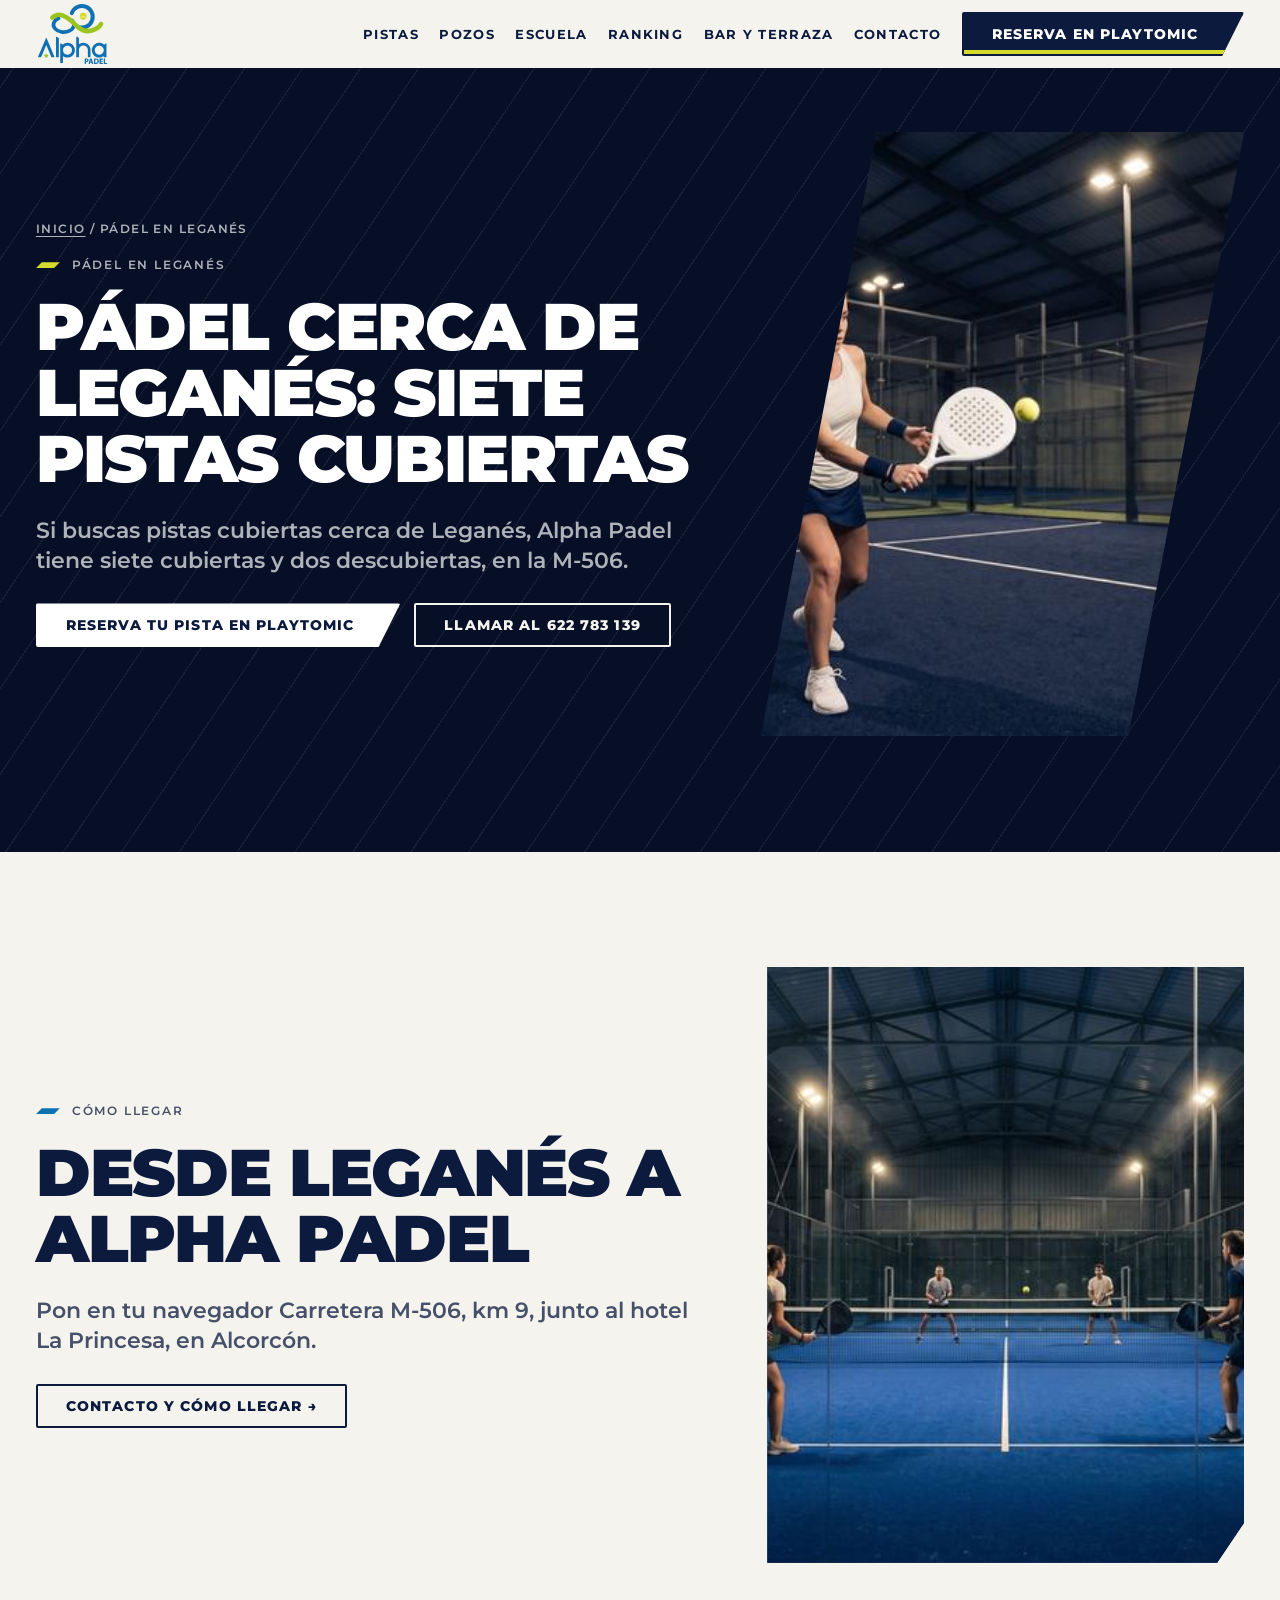
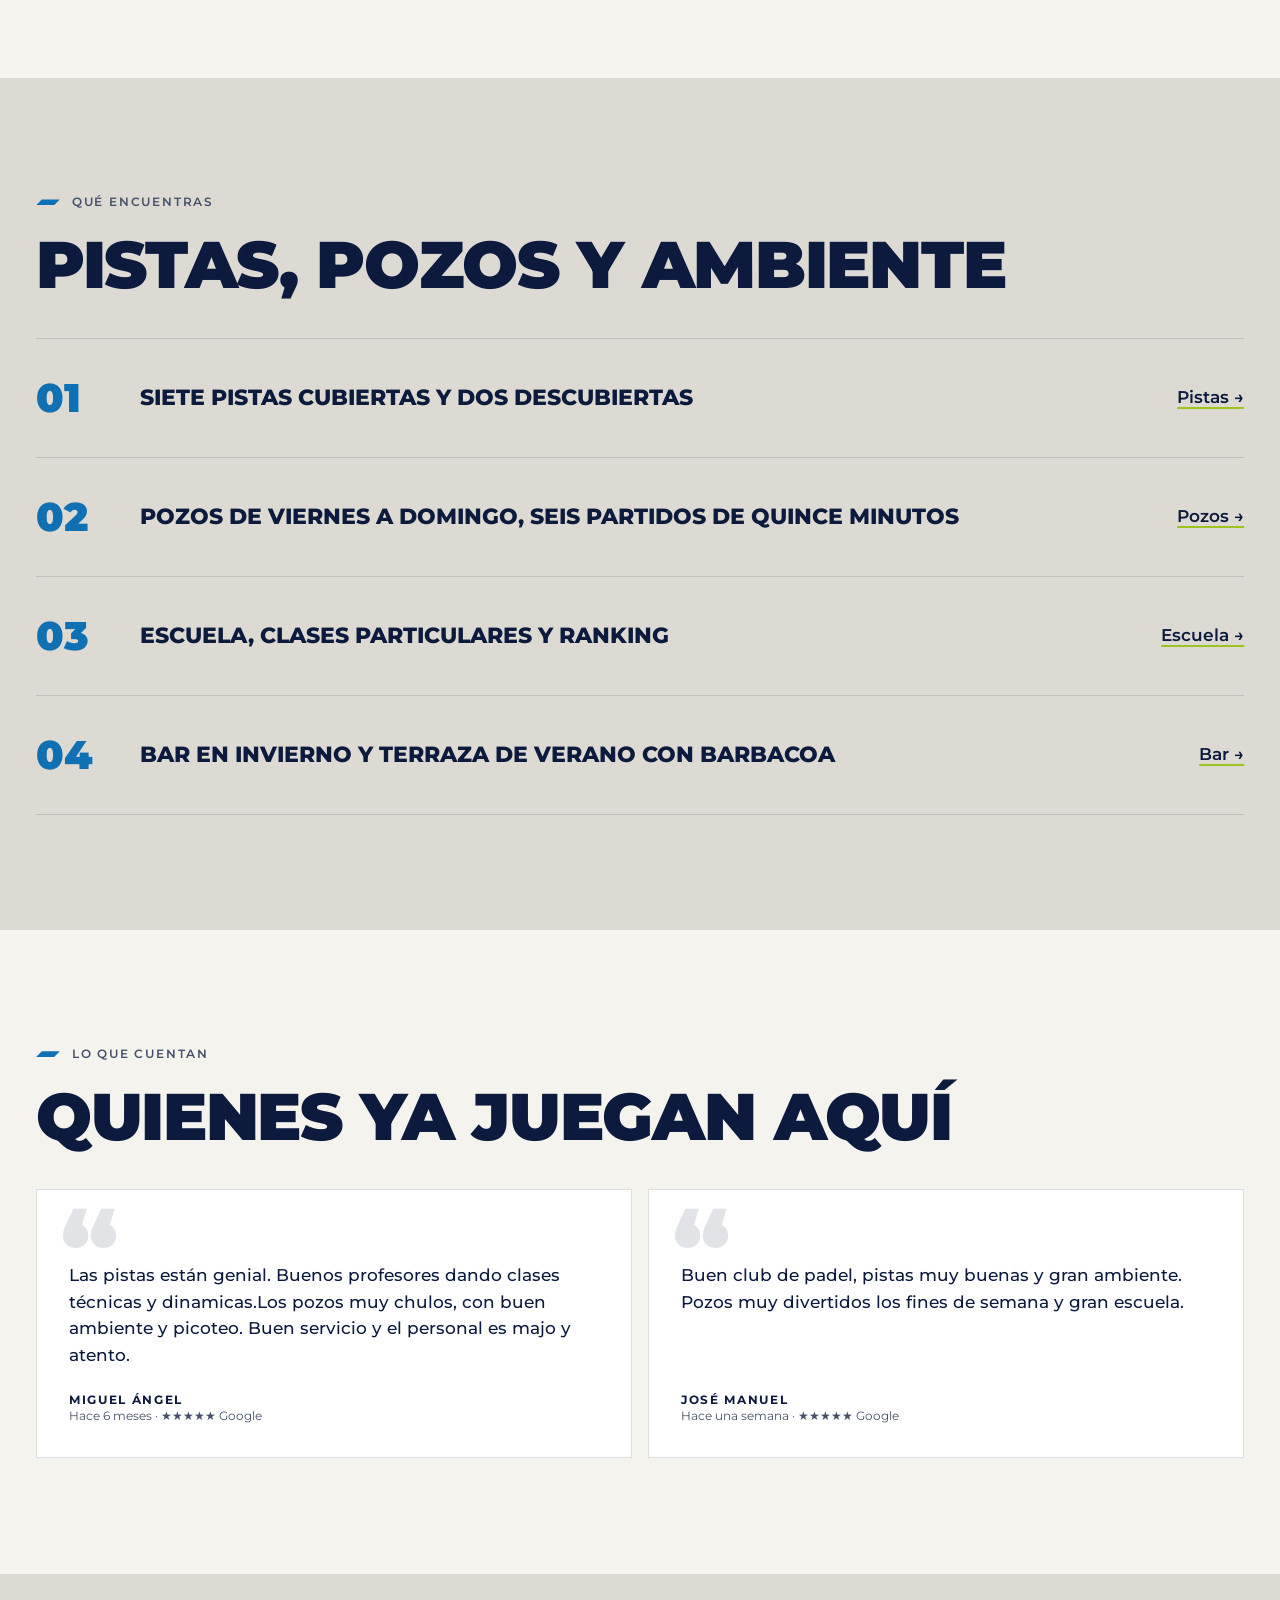
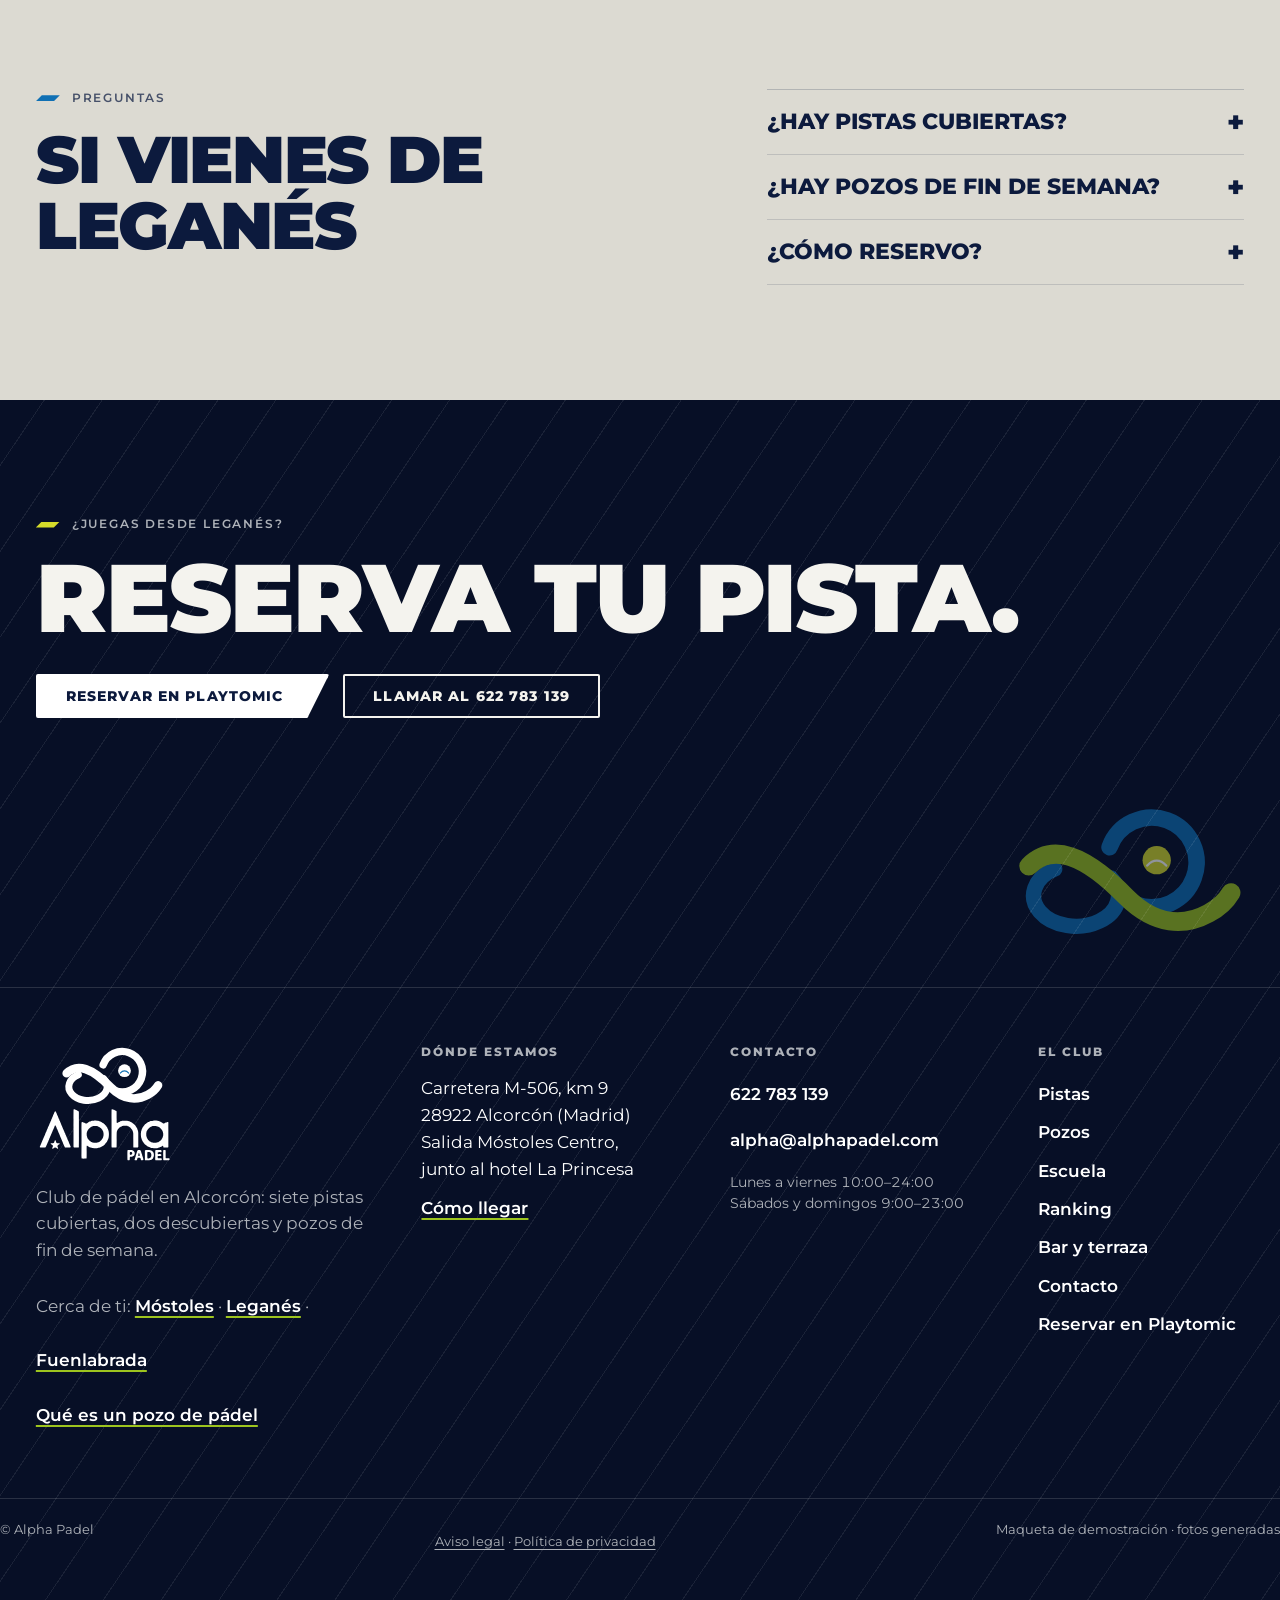
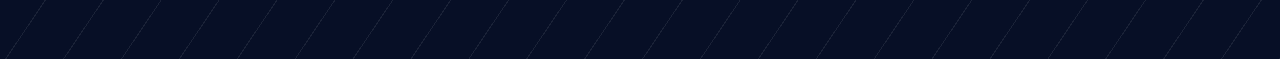
<file: padel-leganes/index.html>
<!doctype html>
<html lang="es">
<head>
<meta charset="utf-8">
<meta name="viewport" content="width=device-width,initial-scale=1">
<title>Pádel cerca de Leganés · Alpha Padel</title>
<meta name="description" content="Si buscas pistas cubiertas cerca de Leganés, Alpha Padel tiene siete cubiertas y dos descubiertas en la M-506, en Alcorcón. Reserva en Playtomic o llama.">
<meta name="robots" content="noindex">
<link rel="canonical" href="https://alphapadel.com/padel-leganes/">
<meta property="og:type" content="website">
<meta property="og:locale" content="es_ES">
<meta property="og:site_name" content="Alpha Padel">
<meta property="og:title" content="Pádel cerca de Leganés · Alpha Padel">
<meta property="og:description" content="Si buscas pistas cubiertas cerca de Leganés, Alpha Padel tiene siete cubiertas y dos descubiertas en la M-506, en Alcorcón. Reserva en Playtomic o llama.">
<meta property="og:url" content="https://alphapadel.com/padel-leganes/">
<meta property="og:image" content="https://alphapadel.com/imagenes/fotos/hilera-de-pistas-cubiertas-1100.jpg">
<meta name="twitter:card" content="summary_large_image">
<meta name="twitter:title" content="Pádel cerca de Leganés · Alpha Padel">
<meta name="twitter:description" content="Si buscas pistas cubiertas cerca de Leganés, Alpha Padel tiene siete cubiertas y dos descubiertas en la M-506, en Alcorcón. Reserva en Playtomic o llama.">
<meta name="twitter:image" content="https://alphapadel.com/imagenes/fotos/hilera-de-pistas-cubiertas-1100.jpg">
<link rel="icon" href="../imagenes/simbolo-original.svg" type="image/svg+xml">
<link rel="preload" href="../fonts/Montserrat-Variable.woff2" as="font" type="font/woff2" crossorigin>
<link rel="stylesheet" href="../css/estilo.css">
<script type="application/ld+json">{"@context": "https://schema.org", "@graph": [{"@type": "WebSite", "@id": "https://alphapadel.com/#web", "url": "https://alphapadel.com/", "name": "Alpha Padel", "inLanguage": "es", "publisher": {"@id": "https://alphapadel.com/#club"}}, {"@type": "BreadcrumbList", "itemListElement": [{"@type": "ListItem", "position": 1, "name": "Inicio", "item": "https://alphapadel.com/"}, {"@type": "ListItem", "position": 2, "name": "Pádel en Leganés", "item": "https://alphapadel.com/padel-leganes/"}]}, {"@type": "WebPage", "@id": "https://alphapadel.com/padel-leganes/#pagina", "url": "https://alphapadel.com/padel-leganes/", "name": "Pádel cerca de Leganés · Alpha Padel", "description": "Si buscas pistas cubiertas cerca de Leganés, Alpha Padel tiene siete cubiertas y dos descubiertas en la M-506, en Alcorcón. Reserva en Playtomic o llama.", "inLanguage": "es", "isPartOf": {"@id": "https://alphapadel.com/#web"}, "about": {"@id": "https://alphapadel.com/#club"}}, {"@type": "SportsActivityLocation", "@id": "https://alphapadel.com/#club", "name": "Alpha Padel", "url": "https://alphapadel.com/"}, {"@type": "FAQPage", "mainEntity": [{"@type": "Question", "name": "¿Hay pistas cubiertas?", "acceptedAnswer": {"@type": "Answer", "text": "Siete cubiertas para jugar llueva o haga sol, y dos descubiertas."}}, {"@type": "Question", "name": "¿Hay pozos de fin de semana?", "acceptedAnswer": {"@type": "Answer", "text": "Sí: viernes, sábado y domingo, mañana y tarde. Seis partidos de quince minutos, por nivel."}}, {"@type": "Question", "name": "¿Cómo reservo?", "acceptedAnswer": {"@type": "Answer", "text": "En Playtomic. Elige pista y hora, o llama al 622 783 139."}}]}]}</script>
</head>
<body>
<a class="sr" href="#principal">Saltar al contenido</a>
<header class="cab"><div class="cont">
<a class="logo" href="../" aria-label="Alpha Padel, inicio"><img src="../imagenes/logo-original-color.svg" alt="Alpha Padel" width="73" height="64"></a>
<nav aria-label="Principal"><a href="../pistas-y-tarifas/">Pistas</a><a href="../pozos/" data-cta="pozo" data-ubic="cabecera">Pozos</a><a href="../escuela-de-padel/">Escuela</a><a href="../ranking/">Ranking</a><a href="../bar-y-terraza/">Bar y terraza</a><a href="../contacto/" data-cta="como-llegar" data-ubic="cabecera">Contacto</a><a class="btn" href="https://playtomic.com/clubs/alpha-padel" rel="noopener" data-cta="reserva" data-ubic="cabecera"><span>Reserva en Playtomic</span></a></nav>
<button class="menu-b" aria-label="Abrir el menú" aria-expanded="false"><i></i><i></i></button>
</div></header>
<div class="panel" role="dialog" aria-label="Menú"><button class="cerrar" aria-label="Cerrar el menú">×</button>
<a href="../" aria-current="page">Inicio</a><a href="../pistas-y-tarifas/">Pistas</a><a href="../pozos/" data-cta="pozo" data-ubic="cabecera">Pozos</a><a href="../escuela-de-padel/">Escuela</a><a href="../ranking/">Ranking</a><a href="../bar-y-terraza/">Bar y terraza</a><a href="../contacto/" data-cta="como-llegar" data-ubic="cabecera">Contacto</a><a href="https://playtomic.com/clubs/alpha-padel" data-cta="reserva" data-ubic="cabecera">Reserva en Playtomic</a><a href="tel:+34622783139" data-cta="llamar" data-ubic="cabecera">Llamar</a></div>
<main id="principal">
<section class="port-i prof"><div class="cont"><div>
<nav class="mig" aria-label="Migas de pan"><a href="../">Inicio</a> / Pádel en Leganés</nav><p class="eti">Pádel en Leganés</p><h1 class="h1">Pádel cerca de Leganés: siete pistas cubiertas</h1>
<p class="sub txt" style="margin-top:24px">Si buscas pistas cubiertas cerca de Leganés, Alpha Padel tiene siete cubiertas y dos descubiertas, en la M-506.</p>
<div class="grupo"><a class="btn" href="https://playtomic.com/clubs/alpha-padel" rel="noopener" data-cta="reserva" data-ubic="hero"><span>Reserva tu pista en Playtomic</span></a><a class="btn sec2" href="tel:+34622783139" data-cta="llamar" data-ubic="hero"><span>Llamar al 622 783 139</span></a></div></div>
<div class="foto corte" style="aspect-ratio:4/5"><img src="../imagenes/fotos/jugadora-golpe-de-derecha.jpg" srcset="../imagenes/fotos/jugadora-golpe-de-derecha-640.jpg 640w, ../imagenes/fotos/jugadora-golpe-de-derecha-1100.jpg 1100w, ../imagenes/fotos/jugadora-golpe-de-derecha.jpg 1920w" sizes="(max-width:1023px) 100vw, 48vw" alt="Jugadora en la pista" width="1920" height="1288" loading="eager" fetchpriority="high" decoding="async"></div></div></section>
<section class="sec"><div class="cont"><div class="dos">
<div class="rev"><p class="eti">Cómo llegar</p><h2 class="h1">Desde Leganés a Alpha Padel</h2><p class="sub txt">Pon en tu navegador Carretera M-506, km 9, junto al hotel La Princesa, en Alcorcón.</p>
<div class="grupo"><a class="btn sec2" href="../contacto/" data-cta="como-llegar" data-ubic="cuerpo"><span>Contacto y cómo llegar →</span></a></div></div>
<div class="foto corte rev" ><img src="../imagenes/fotos/pista-cubierta-vista-desde-fondo.jpg" srcset="../imagenes/fotos/pista-cubierta-vista-desde-fondo-640.jpg 640w, ../imagenes/fotos/pista-cubierta-vista-desde-fondo-1100.jpg 1100w, ../imagenes/fotos/pista-cubierta-vista-desde-fondo.jpg 1920w" sizes="(max-width:1023px) 100vw, 48vw" alt="Pista cubierta con dos jugadores lejanos" width="1920" height="1288" loading="eager" decoding="async"></div>
</div></div></section>
<section class="sec calido"><div class="cont"><p class="eti">Qué encuentras</p><h2 class="h1 rev" style="margin-bottom:40px">Pistas, pozos y ambiente</h2>
<div class="filas">
<div class="fila rev"><b>01</b><h3>Siete pistas cubiertas y dos descubiertas</h3><a class="enl" href="../pistas-y-tarifas/">Pistas →</a></div>
<div class="fila rev" style="--d:.08s"><b>02</b><h3>Pozos de viernes a domingo, seis partidos de quince minutos</h3><a class="enl" href="../pozos/" data-cta="pozo" data-ubic="cuerpo">Pozos →</a></div>
<div class="fila rev" style="--d:.16s"><b>03</b><h3>Escuela, clases particulares y ranking</h3><a class="enl" href="../escuela-de-padel/">Escuela →</a></div>
<div class="fila rev" style="--d:.24s"><b>04</b><h3>Bar en invierno y terraza de verano con barbacoa</h3><a class="enl" href="../bar-y-terraza/">Bar →</a></div></div></div></section>
<section class="sec"><div class="cont"><p class="eti">Lo que cuentan</p><h2 class="h1 rev" style="margin-bottom:40px">Quienes ya juegan aquí</h2><div class="rev-g"><article class="rev-c rev"><p>Las pistas están genial. Buenos profesores dando clases técnicas y dinamicas.Los pozos muy chulos, con buen ambiente y picoteo. Buen servicio y el personal es majo y atento.</p><b>Miguel Ángel</b><small>Hace 6 meses · ★★★★★ Google</small></article><article class="rev-c rev"><p>Buen club de padel, pistas muy buenas y gran ambiente. Pozos muy divertidos los fines de semana y gran escuela.</p><b>José Manuel</b><small>Hace una semana · ★★★★★ Google</small></article></div></div></section>
<section class="sec calido"><div class="cont"><div class="dos" style="align-items:start"><div class="rev"><p class="eti">Preguntas</p><h2 class="h1">Si vienes de Leganés</h2></div><div class="faq"><details><summary>¿Hay pistas cubiertas?</summary><p>Siete cubiertas para jugar llueva o haga sol, y dos descubiertas.</p></details><details><summary>¿Hay pozos de fin de semana?</summary><p>Sí: viernes, sábado y domingo, mañana y tarde. Seis partidos de quince minutos, por nivel.</p></details><details><summary>¿Cómo reservo?</summary><p>En Playtomic. Elige pista y hora, o llama al 622 783 139.</p></details></div></div></div></section>
</main>
<footer class="pie prof"><div class="cont">
<p class="eti">¿Juegas desde Leganés?</p>
<p class="cierre">Reserva tu pista.</p>
<div class="grupo"><a class="btn" href="https://playtomic.com/clubs/alpha-padel" rel="noopener" target="_blank" data-cta="reserva" data-ubic="pie"><span>Reservar en Playtomic</span></a><a class="btn sec2" href="tel:+34622783139" data-cta="llamar" data-ubic="pie"><span>Llamar al 622 783 139</span></a></div>
</div>
<div class="pie-a" aria-hidden="true"><img src="../imagenes/simbolo-original.svg" alt="" width="640" height="640"></div>
<div class="cont pie-f">
<div class="pf-m"><img src="../imagenes/logo-original-blanco.svg" alt="Alpha Padel" width="137" height="120"><p>Club de pádel en Alcorcón: siete pistas cubiertas, dos descubiertas y pozos de fin de semana.</p><p class="pf-z">Cerca de ti: <a class="enl" href="../padel-mostoles/">Móstoles</a> · <a class="enl" href="../padel-leganes/">Leganés</a> · <a class="enl" href="../padel-fuenlabrada/">Fuenlabrada</a><br><a class="enl" href="../blog/que-es-un-pozo-de-padel/">Qué es un pozo de pádel</a></p></div>
<div><h2>Dónde estamos</h2><address>Carretera M-506, km 9<br>28922 Alcorcón (Madrid)<br>Salida Móstoles Centro,<br>junto al hotel La Princesa</address><p><a class="enl" href="https://www.google.com/maps?cid=16412759027479425247" rel="noopener" data-cta="como-llegar" data-ubic="pie">Cómo llegar</a></p></div>
<div><h2>Contacto</h2><p><a href="tel:+34622783139" data-cta="llamar" data-ubic="pie">622 783 139</a></p><p><a href="mailto:alpha@alphapadel.com">alpha@alphapadel.com</a></p><p class="pf-h">Lunes a viernes 10:00–24:00<br>Sábados y domingos 9:00–23:00</p></div>
<div><h2>El club</h2><ul><li><a href="../pistas-y-tarifas/">Pistas</a></li><li><a href="../pozos/" data-cta="pozo" data-ubic="pie">Pozos</a></li><li><a href="../escuela-de-padel/">Escuela</a></li><li><a href="../ranking/">Ranking</a></li><li><a href="../bar-y-terraza/">Bar y terraza</a></li><li><a href="../contacto/" data-cta="como-llegar" data-ubic="pie">Contacto</a></li><li><a href="https://playtomic.com/clubs/alpha-padel" rel="noopener" data-cta="reserva" data-ubic="pie">Reservar en Playtomic</a></li></ul></div>
</div>
<div class="cont pie-leg"><span>© Alpha Padel</span><span><a href="../aviso-legal/">Aviso legal</a> · <a href="../politica-de-privacidad/">Política de privacidad</a></span><span>Maqueta de demostración · fotos generadas</span></div>
</footer>
<div class="barra" aria-label="Reserva rápida"><a class="rp" href="https://playtomic.com/clubs/alpha-padel" rel="noopener" data-cta="reserva" data-ubic="barra">Reserva tu pista<small>en Playtomic</small></a><a class="ll" href="tel:+34622783139" data-cta="llamar" data-ubic="barra">Llamar</a></div>
<script src="../js/maqueta.js" defer></script>
</body>
</html>
</file>
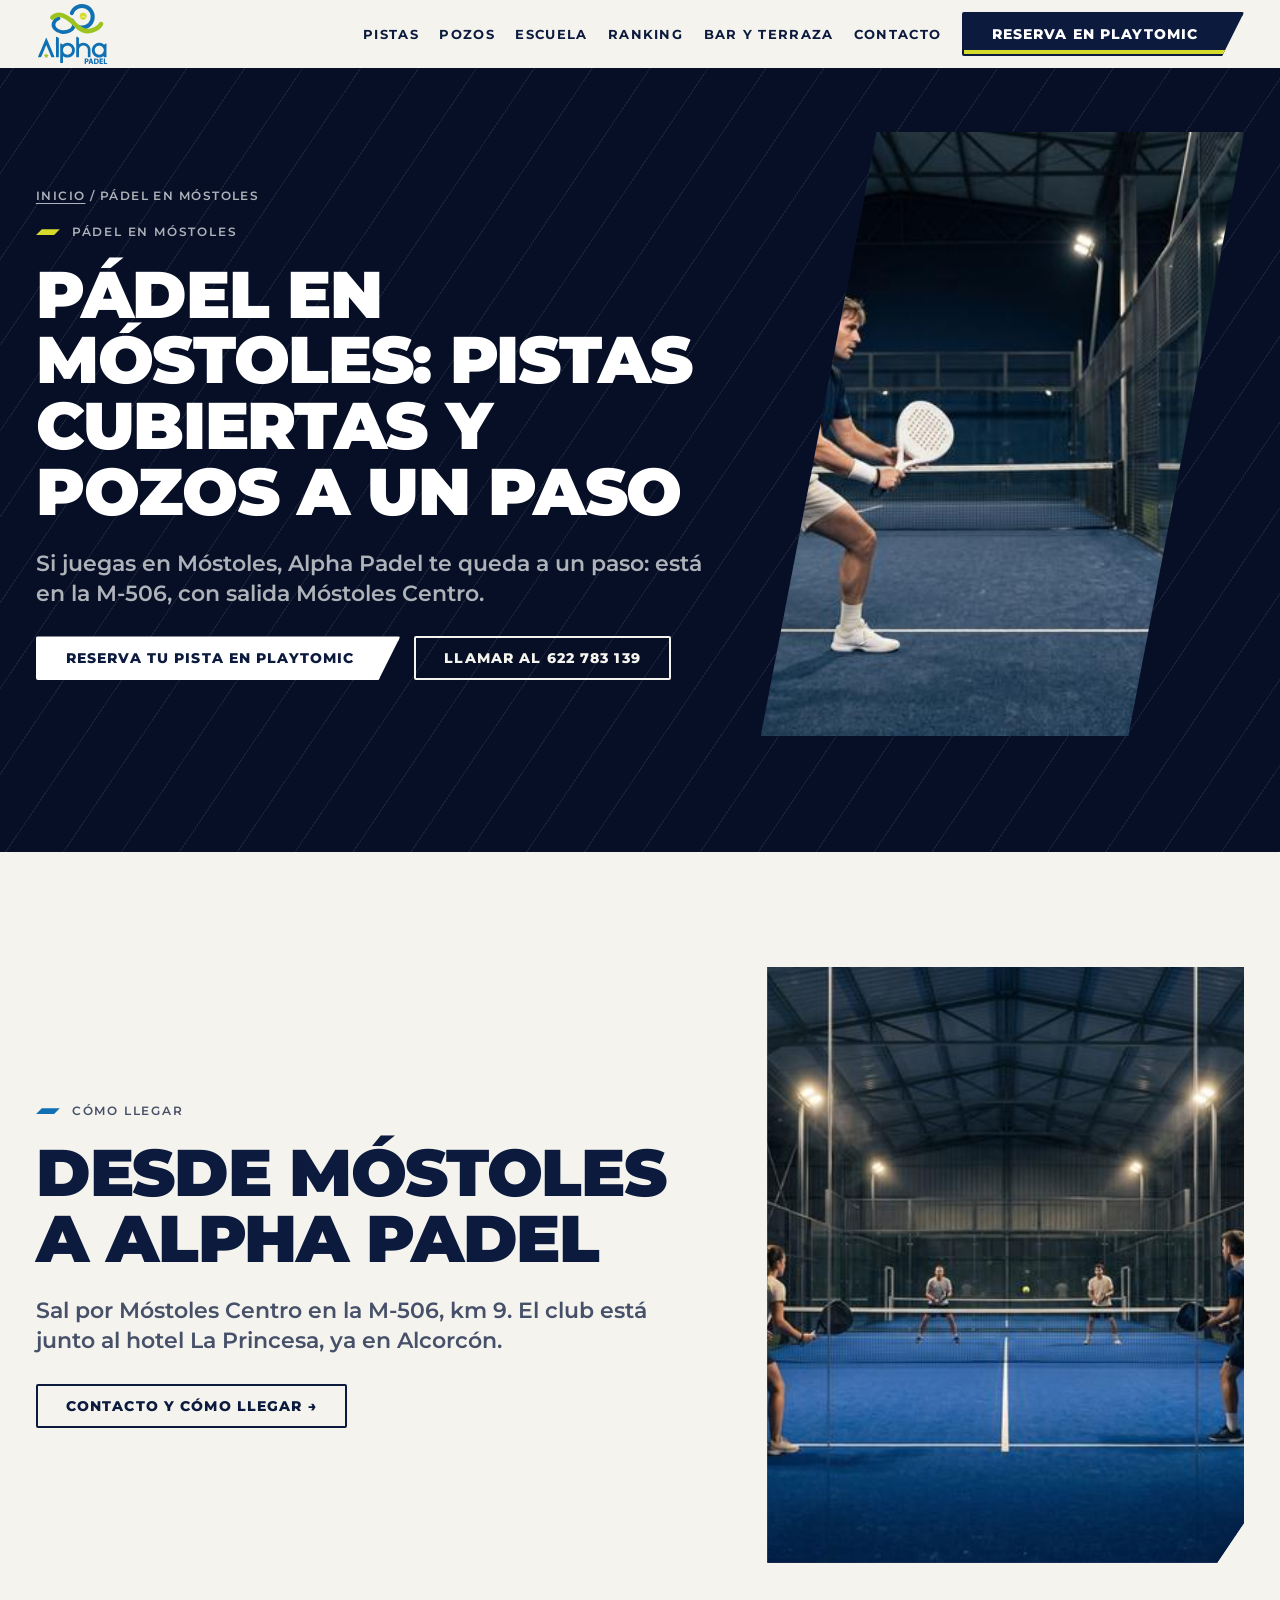
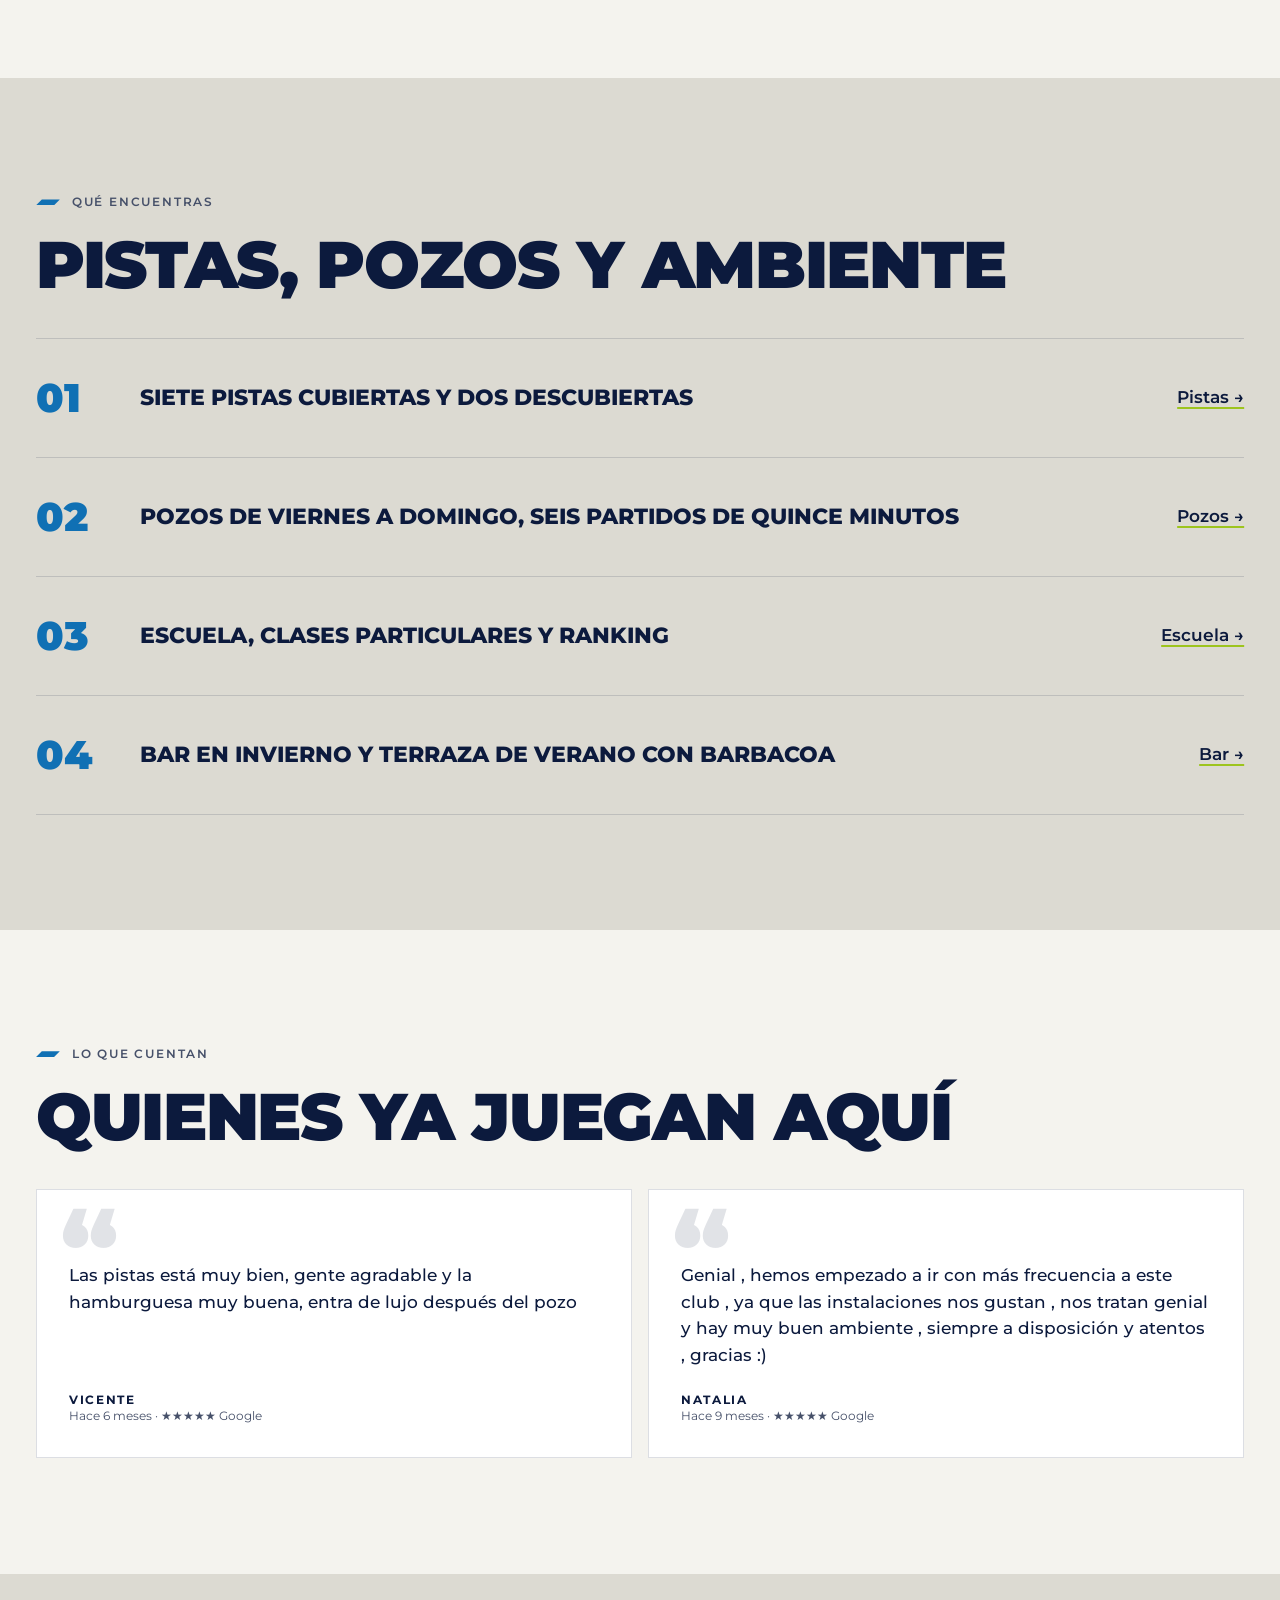
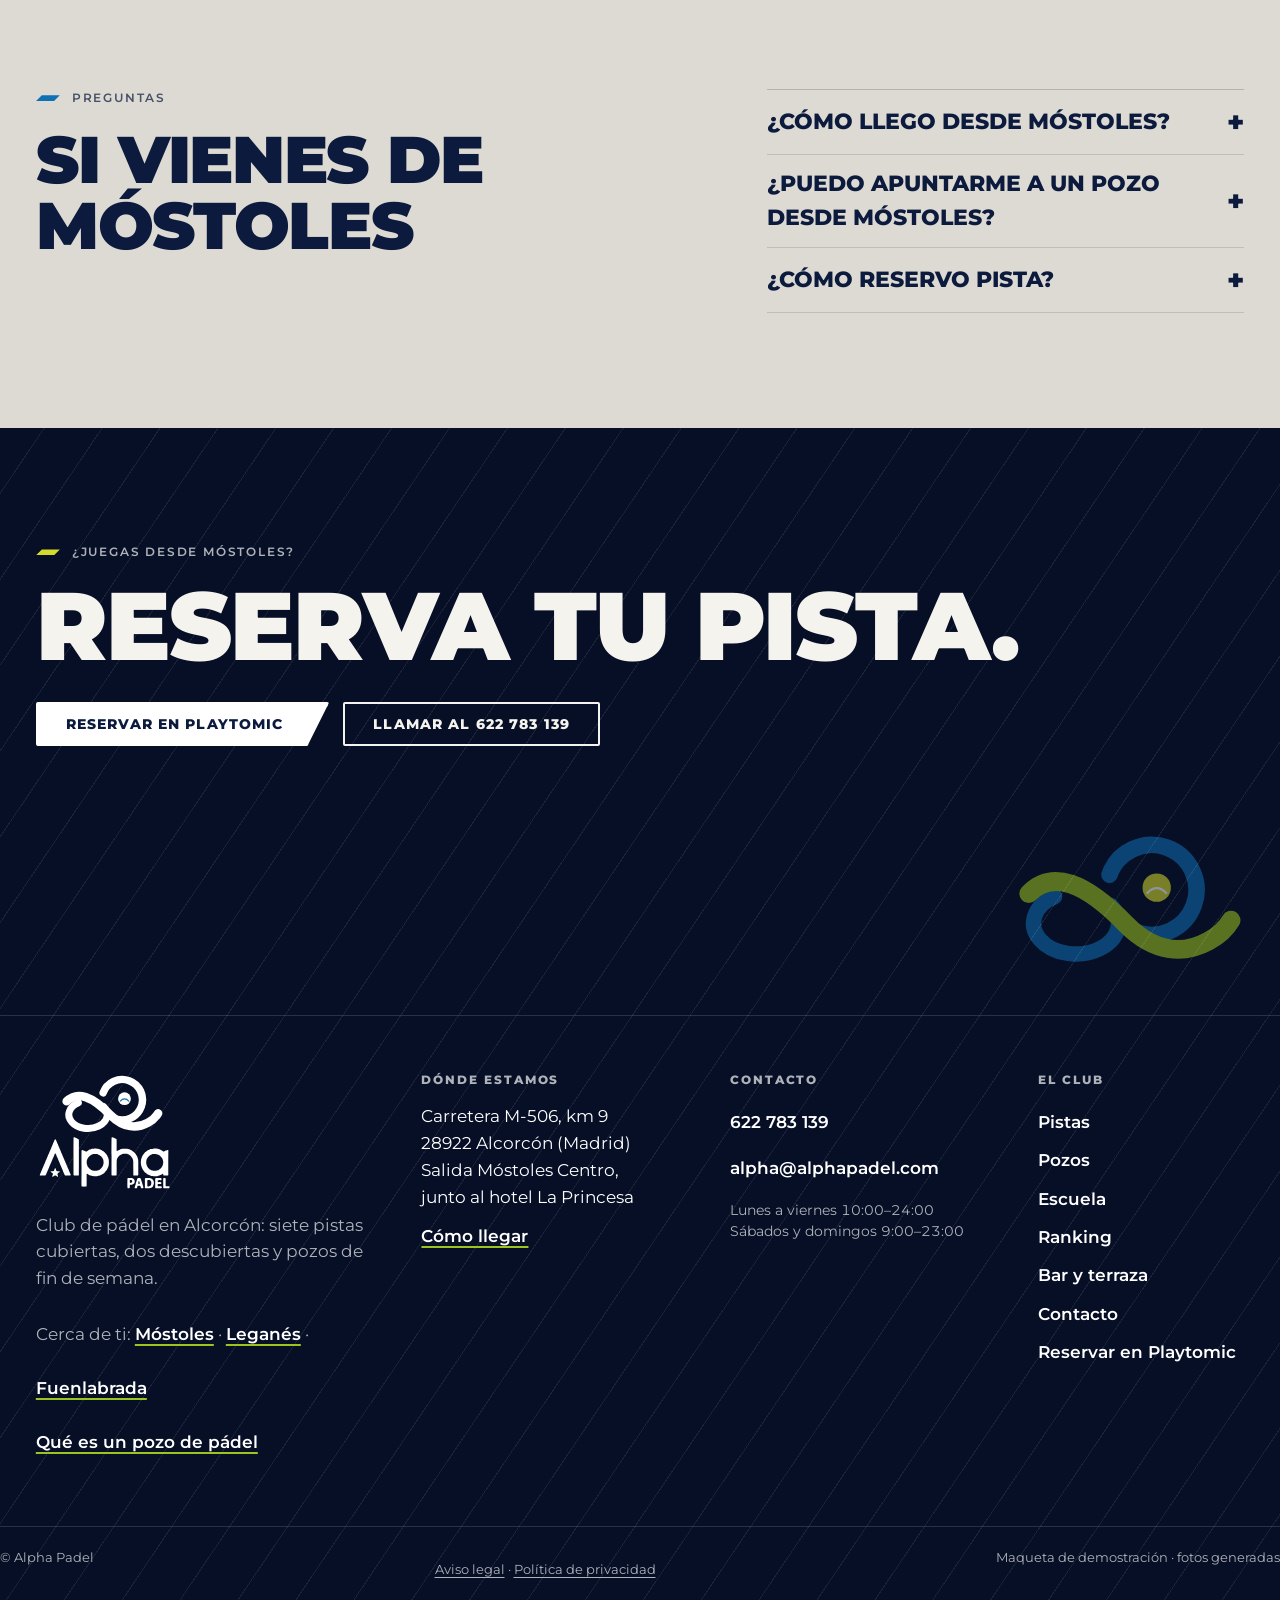
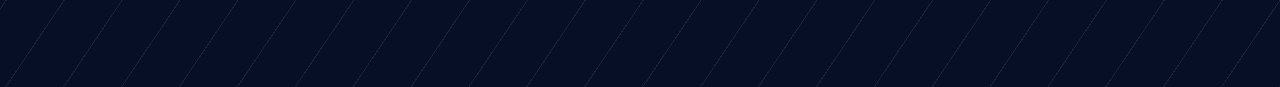
<file: padel-mostoles/index.html>
<!doctype html>
<html lang="es">
<head>
<meta charset="utf-8">
<meta name="viewport" content="width=device-width,initial-scale=1">
<title>Pádel en Móstoles: pistas y pozos · Alpha Padel</title>
<meta name="description" content="Si juegas en Móstoles, Alpha Padel te queda a un paso: M-506, salida Móstoles Centro. Siete pistas cubiertas, dos descubiertas y pozos de fin de semana.">
<meta name="robots" content="noindex">
<link rel="canonical" href="https://alphapadel.com/padel-mostoles/">
<meta property="og:type" content="website">
<meta property="og:locale" content="es_ES">
<meta property="og:site_name" content="Alpha Padel">
<meta property="og:title" content="Pádel en Móstoles: pistas y pozos · Alpha Padel">
<meta property="og:description" content="Si juegas en Móstoles, Alpha Padel te queda a un paso: M-506, salida Móstoles Centro. Siete pistas cubiertas, dos descubiertas y pozos de fin de semana.">
<meta property="og:url" content="https://alphapadel.com/padel-mostoles/">
<meta property="og:image" content="https://alphapadel.com/imagenes/fotos/hilera-de-pistas-cubiertas-1100.jpg">
<meta name="twitter:card" content="summary_large_image">
<meta name="twitter:title" content="Pádel en Móstoles: pistas y pozos · Alpha Padel">
<meta name="twitter:description" content="Si juegas en Móstoles, Alpha Padel te queda a un paso: M-506, salida Móstoles Centro. Siete pistas cubiertas, dos descubiertas y pozos de fin de semana.">
<meta name="twitter:image" content="https://alphapadel.com/imagenes/fotos/hilera-de-pistas-cubiertas-1100.jpg">
<link rel="icon" href="../imagenes/simbolo-original.svg" type="image/svg+xml">
<link rel="preload" href="../fonts/Montserrat-Variable.woff2" as="font" type="font/woff2" crossorigin>
<link rel="stylesheet" href="../css/estilo.css">
<script type="application/ld+json">{"@context": "https://schema.org", "@graph": [{"@type": "WebSite", "@id": "https://alphapadel.com/#web", "url": "https://alphapadel.com/", "name": "Alpha Padel", "inLanguage": "es", "publisher": {"@id": "https://alphapadel.com/#club"}}, {"@type": "BreadcrumbList", "itemListElement": [{"@type": "ListItem", "position": 1, "name": "Inicio", "item": "https://alphapadel.com/"}, {"@type": "ListItem", "position": 2, "name": "Pádel en Móstoles", "item": "https://alphapadel.com/padel-mostoles/"}]}, {"@type": "WebPage", "@id": "https://alphapadel.com/padel-mostoles/#pagina", "url": "https://alphapadel.com/padel-mostoles/", "name": "Pádel en Móstoles: pistas y pozos · Alpha Padel", "description": "Si juegas en Móstoles, Alpha Padel te queda a un paso: M-506, salida Móstoles Centro. Siete pistas cubiertas, dos descubiertas y pozos de fin de semana.", "inLanguage": "es", "isPartOf": {"@id": "https://alphapadel.com/#web"}, "about": {"@id": "https://alphapadel.com/#club"}}, {"@type": "SportsActivityLocation", "@id": "https://alphapadel.com/#club", "name": "Alpha Padel", "url": "https://alphapadel.com/"}, {"@type": "FAQPage", "mainEntity": [{"@type": "Question", "name": "¿Cómo llego desde Móstoles?", "acceptedAnswer": {"@type": "Answer", "text": "Por la M-506, con salida Móstoles Centro. Es el km 9, junto al hotel La Princesa."}}, {"@type": "Question", "name": "¿Puedo apuntarme a un pozo desde Móstoles?", "acceptedAnswer": {"@type": "Answer", "text": "Claro. Te apuntas en Playtomic, solo o en pareja, y juegas por nivel."}}, {"@type": "Question", "name": "¿Cómo reservo pista?", "acceptedAnswer": {"@type": "Answer", "text": "En Playtomic: eliges pista y hora. Hay siete cubiertas y dos descubiertas."}}]}]}</script>
</head>
<body>
<a class="sr" href="#principal">Saltar al contenido</a>
<header class="cab"><div class="cont">
<a class="logo" href="../" aria-label="Alpha Padel, inicio"><img src="../imagenes/logo-original-color.svg" alt="Alpha Padel" width="73" height="64"></a>
<nav aria-label="Principal"><a href="../pistas-y-tarifas/">Pistas</a><a href="../pozos/" data-cta="pozo" data-ubic="cabecera">Pozos</a><a href="../escuela-de-padel/">Escuela</a><a href="../ranking/">Ranking</a><a href="../bar-y-terraza/">Bar y terraza</a><a href="../contacto/" data-cta="como-llegar" data-ubic="cabecera">Contacto</a><a class="btn" href="https://playtomic.com/clubs/alpha-padel" rel="noopener" data-cta="reserva" data-ubic="cabecera"><span>Reserva en Playtomic</span></a></nav>
<button class="menu-b" aria-label="Abrir el menú" aria-expanded="false"><i></i><i></i></button>
</div></header>
<div class="panel" role="dialog" aria-label="Menú"><button class="cerrar" aria-label="Cerrar el menú">×</button>
<a href="../" aria-current="page">Inicio</a><a href="../pistas-y-tarifas/">Pistas</a><a href="../pozos/" data-cta="pozo" data-ubic="cabecera">Pozos</a><a href="../escuela-de-padel/">Escuela</a><a href="../ranking/">Ranking</a><a href="../bar-y-terraza/">Bar y terraza</a><a href="../contacto/" data-cta="como-llegar" data-ubic="cabecera">Contacto</a><a href="https://playtomic.com/clubs/alpha-padel" data-cta="reserva" data-ubic="cabecera">Reserva en Playtomic</a><a href="tel:+34622783139" data-cta="llamar" data-ubic="cabecera">Llamar</a></div>
<main id="principal">
<section class="port-i prof"><div class="cont"><div>
<nav class="mig" aria-label="Migas de pan"><a href="../">Inicio</a> / Pádel en Móstoles</nav><p class="eti">Pádel en Móstoles</p><h1 class="h1">Pádel en Móstoles: pistas cubiertas y pozos a un paso</h1>
<p class="sub txt" style="margin-top:24px">Si juegas en Móstoles, Alpha Padel te queda a un paso: está en la M-506, con salida Móstoles Centro.</p>
<div class="grupo"><a class="btn" href="https://playtomic.com/clubs/alpha-padel" rel="noopener" data-cta="reserva" data-ubic="hero"><span>Reserva tu pista en Playtomic</span></a><a class="btn sec2" href="tel:+34622783139" data-cta="llamar" data-ubic="hero"><span>Llamar al 622 783 139</span></a></div></div>
<div class="foto corte" style="aspect-ratio:4/5"><img src="../imagenes/fotos/jugador-espera-en-la-red.jpg" srcset="../imagenes/fotos/jugador-espera-en-la-red-640.jpg 640w, ../imagenes/fotos/jugador-espera-en-la-red-1100.jpg 1100w, ../imagenes/fotos/jugador-espera-en-la-red.jpg 1920w" sizes="(max-width:1023px) 100vw, 48vw" alt="Jugadora en la pista" width="1920" height="1288" loading="eager" fetchpriority="high" decoding="async"></div></div></section>
<section class="sec"><div class="cont"><div class="dos">
<div class="rev"><p class="eti">Cómo llegar</p><h2 class="h1">Desde Móstoles a Alpha Padel</h2><p class="sub txt">Sal por Móstoles Centro en la M-506, km 9. El club está junto al hotel La Princesa, ya en Alcorcón.</p>
<div class="grupo"><a class="btn sec2" href="../contacto/" data-cta="como-llegar" data-ubic="cuerpo"><span>Contacto y cómo llegar →</span></a></div></div>
<div class="foto corte rev" ><img src="../imagenes/fotos/pista-cubierta-vista-desde-fondo.jpg" srcset="../imagenes/fotos/pista-cubierta-vista-desde-fondo-640.jpg 640w, ../imagenes/fotos/pista-cubierta-vista-desde-fondo-1100.jpg 1100w, ../imagenes/fotos/pista-cubierta-vista-desde-fondo.jpg 1920w" sizes="(max-width:1023px) 100vw, 48vw" alt="Pista cubierta con dos jugadores lejanos" width="1920" height="1288" loading="eager" decoding="async"></div>
</div></div></section>
<section class="sec calido"><div class="cont"><p class="eti">Qué encuentras</p><h2 class="h1 rev" style="margin-bottom:40px">Pistas, pozos y ambiente</h2>
<div class="filas">
<div class="fila rev"><b>01</b><h3>Siete pistas cubiertas y dos descubiertas</h3><a class="enl" href="../pistas-y-tarifas/">Pistas →</a></div>
<div class="fila rev" style="--d:.08s"><b>02</b><h3>Pozos de viernes a domingo, seis partidos de quince minutos</h3><a class="enl" href="../pozos/" data-cta="pozo" data-ubic="cuerpo">Pozos →</a></div>
<div class="fila rev" style="--d:.16s"><b>03</b><h3>Escuela, clases particulares y ranking</h3><a class="enl" href="../escuela-de-padel/">Escuela →</a></div>
<div class="fila rev" style="--d:.24s"><b>04</b><h3>Bar en invierno y terraza de verano con barbacoa</h3><a class="enl" href="../bar-y-terraza/">Bar →</a></div></div></div></section>
<section class="sec"><div class="cont"><p class="eti">Lo que cuentan</p><h2 class="h1 rev" style="margin-bottom:40px">Quienes ya juegan aquí</h2><div class="rev-g"><article class="rev-c rev"><p>Las pistas está muy bien, gente agradable y la hamburguesa muy buena, entra de lujo después del pozo</p><b>Vicente</b><small>Hace 6 meses · ★★★★★ Google</small></article><article class="rev-c rev"><p>Genial , hemos empezado a ir con más frecuencia a este club , ya que las instalaciones nos gustan , nos tratan genial y hay muy buen ambiente , siempre a disposición y atentos , gracias :)</p><b>Natalia</b><small>Hace 9 meses · ★★★★★ Google</small></article></div></div></section>
<section class="sec calido"><div class="cont"><div class="dos" style="align-items:start"><div class="rev"><p class="eti">Preguntas</p><h2 class="h1">Si vienes de Móstoles</h2></div><div class="faq"><details><summary>¿Cómo llego desde Móstoles?</summary><p>Por la M-506, con salida Móstoles Centro. Es el km 9, junto al hotel La Princesa.</p></details><details><summary>¿Puedo apuntarme a un pozo desde Móstoles?</summary><p>Claro. Te apuntas en Playtomic, solo o en pareja, y juegas por nivel.</p></details><details><summary>¿Cómo reservo pista?</summary><p>En Playtomic: eliges pista y hora. Hay siete cubiertas y dos descubiertas.</p></details></div></div></div></section>
</main>
<footer class="pie prof"><div class="cont">
<p class="eti">¿Juegas desde Móstoles?</p>
<p class="cierre">Reserva tu pista.</p>
<div class="grupo"><a class="btn" href="https://playtomic.com/clubs/alpha-padel" rel="noopener" target="_blank" data-cta="reserva" data-ubic="pie"><span>Reservar en Playtomic</span></a><a class="btn sec2" href="tel:+34622783139" data-cta="llamar" data-ubic="pie"><span>Llamar al 622 783 139</span></a></div>
</div>
<div class="pie-a" aria-hidden="true"><img src="../imagenes/simbolo-original.svg" alt="" width="640" height="640"></div>
<div class="cont pie-f">
<div class="pf-m"><img src="../imagenes/logo-original-blanco.svg" alt="Alpha Padel" width="137" height="120"><p>Club de pádel en Alcorcón: siete pistas cubiertas, dos descubiertas y pozos de fin de semana.</p><p class="pf-z">Cerca de ti: <a class="enl" href="../padel-mostoles/">Móstoles</a> · <a class="enl" href="../padel-leganes/">Leganés</a> · <a class="enl" href="../padel-fuenlabrada/">Fuenlabrada</a><br><a class="enl" href="../blog/que-es-un-pozo-de-padel/">Qué es un pozo de pádel</a></p></div>
<div><h2>Dónde estamos</h2><address>Carretera M-506, km 9<br>28922 Alcorcón (Madrid)<br>Salida Móstoles Centro,<br>junto al hotel La Princesa</address><p><a class="enl" href="https://www.google.com/maps?cid=16412759027479425247" rel="noopener" data-cta="como-llegar" data-ubic="pie">Cómo llegar</a></p></div>
<div><h2>Contacto</h2><p><a href="tel:+34622783139" data-cta="llamar" data-ubic="pie">622 783 139</a></p><p><a href="mailto:alpha@alphapadel.com">alpha@alphapadel.com</a></p><p class="pf-h">Lunes a viernes 10:00–24:00<br>Sábados y domingos 9:00–23:00</p></div>
<div><h2>El club</h2><ul><li><a href="../pistas-y-tarifas/">Pistas</a></li><li><a href="../pozos/" data-cta="pozo" data-ubic="pie">Pozos</a></li><li><a href="../escuela-de-padel/">Escuela</a></li><li><a href="../ranking/">Ranking</a></li><li><a href="../bar-y-terraza/">Bar y terraza</a></li><li><a href="../contacto/" data-cta="como-llegar" data-ubic="pie">Contacto</a></li><li><a href="https://playtomic.com/clubs/alpha-padel" rel="noopener" data-cta="reserva" data-ubic="pie">Reservar en Playtomic</a></li></ul></div>
</div>
<div class="cont pie-leg"><span>© Alpha Padel</span><span><a href="../aviso-legal/">Aviso legal</a> · <a href="../politica-de-privacidad/">Política de privacidad</a></span><span>Maqueta de demostración · fotos generadas</span></div>
</footer>
<div class="barra" aria-label="Reserva rápida"><a class="rp" href="https://playtomic.com/clubs/alpha-padel" rel="noopener" data-cta="reserva" data-ubic="barra">Reserva tu pista<small>en Playtomic</small></a><a class="ll" href="tel:+34622783139" data-cta="llamar" data-ubic="barra">Llamar</a></div>
<script src="../js/maqueta.js" defer></script>
</body>
</html>
</file>
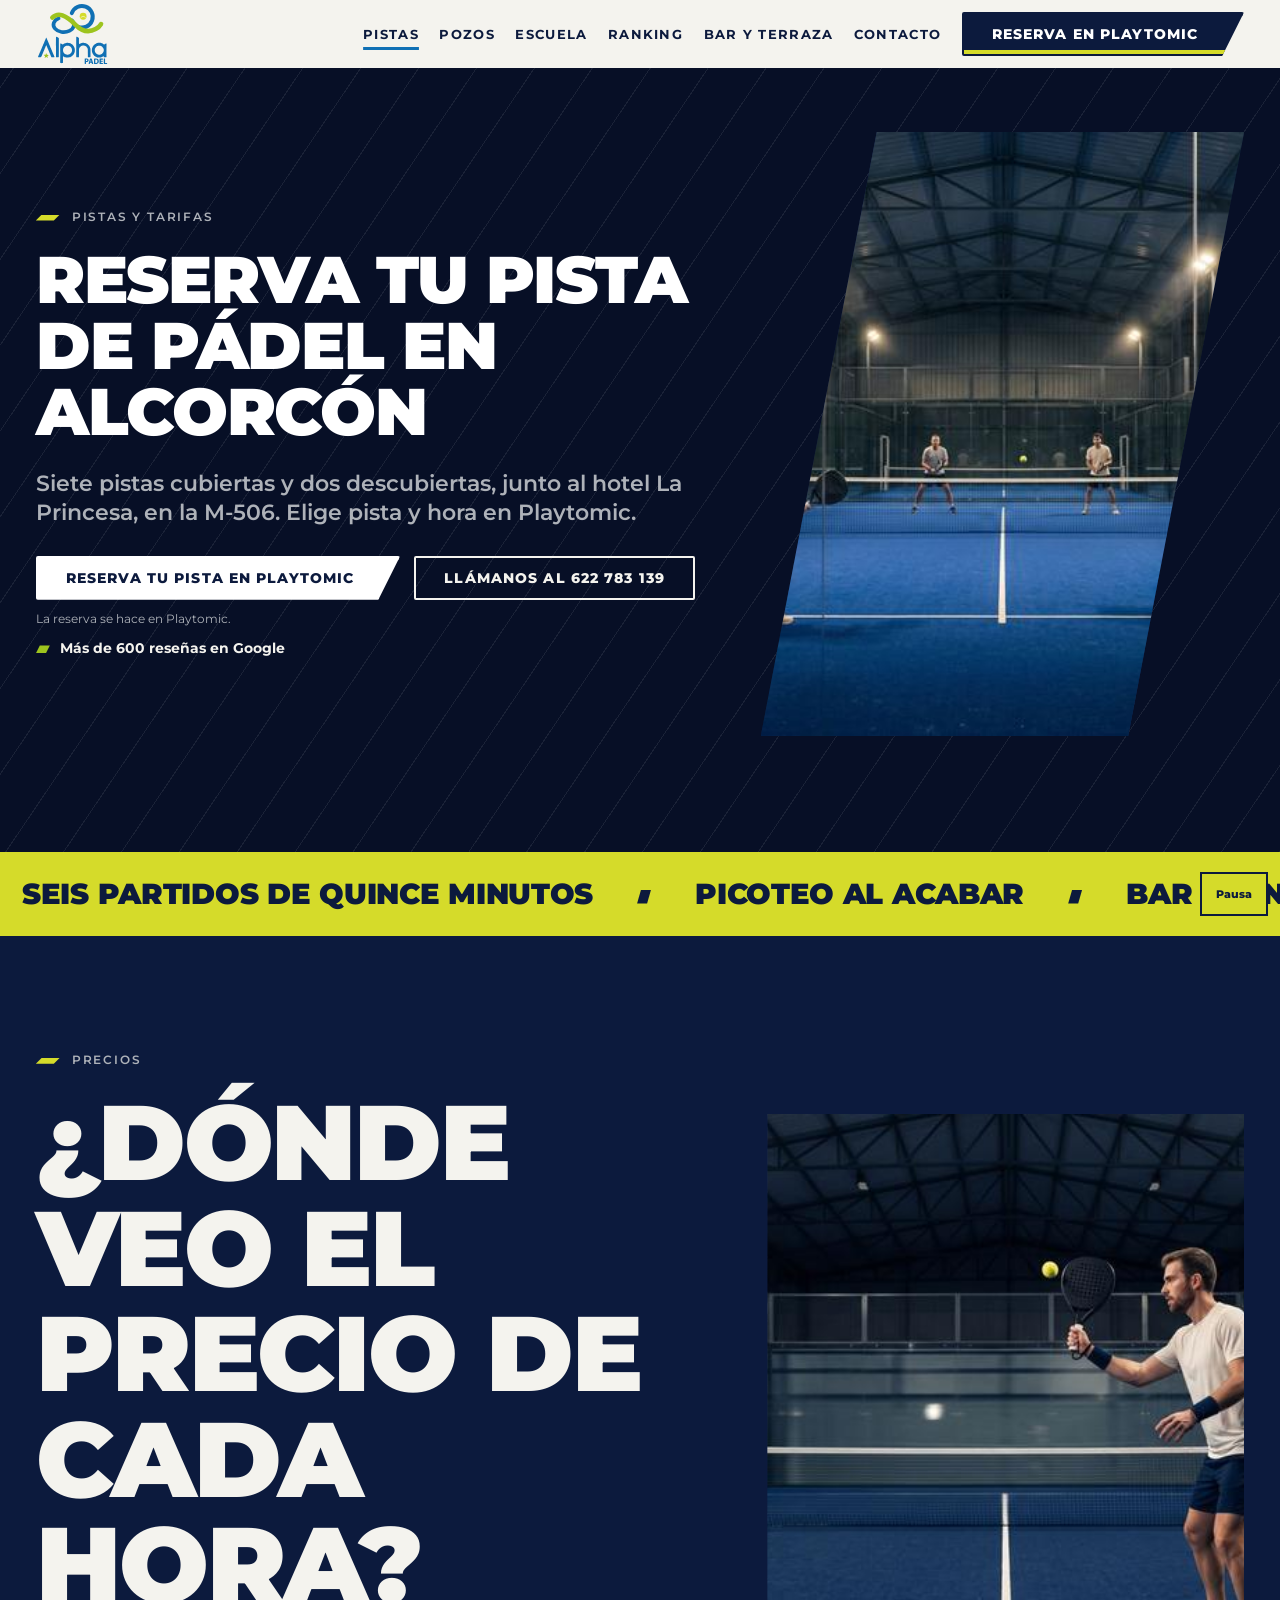
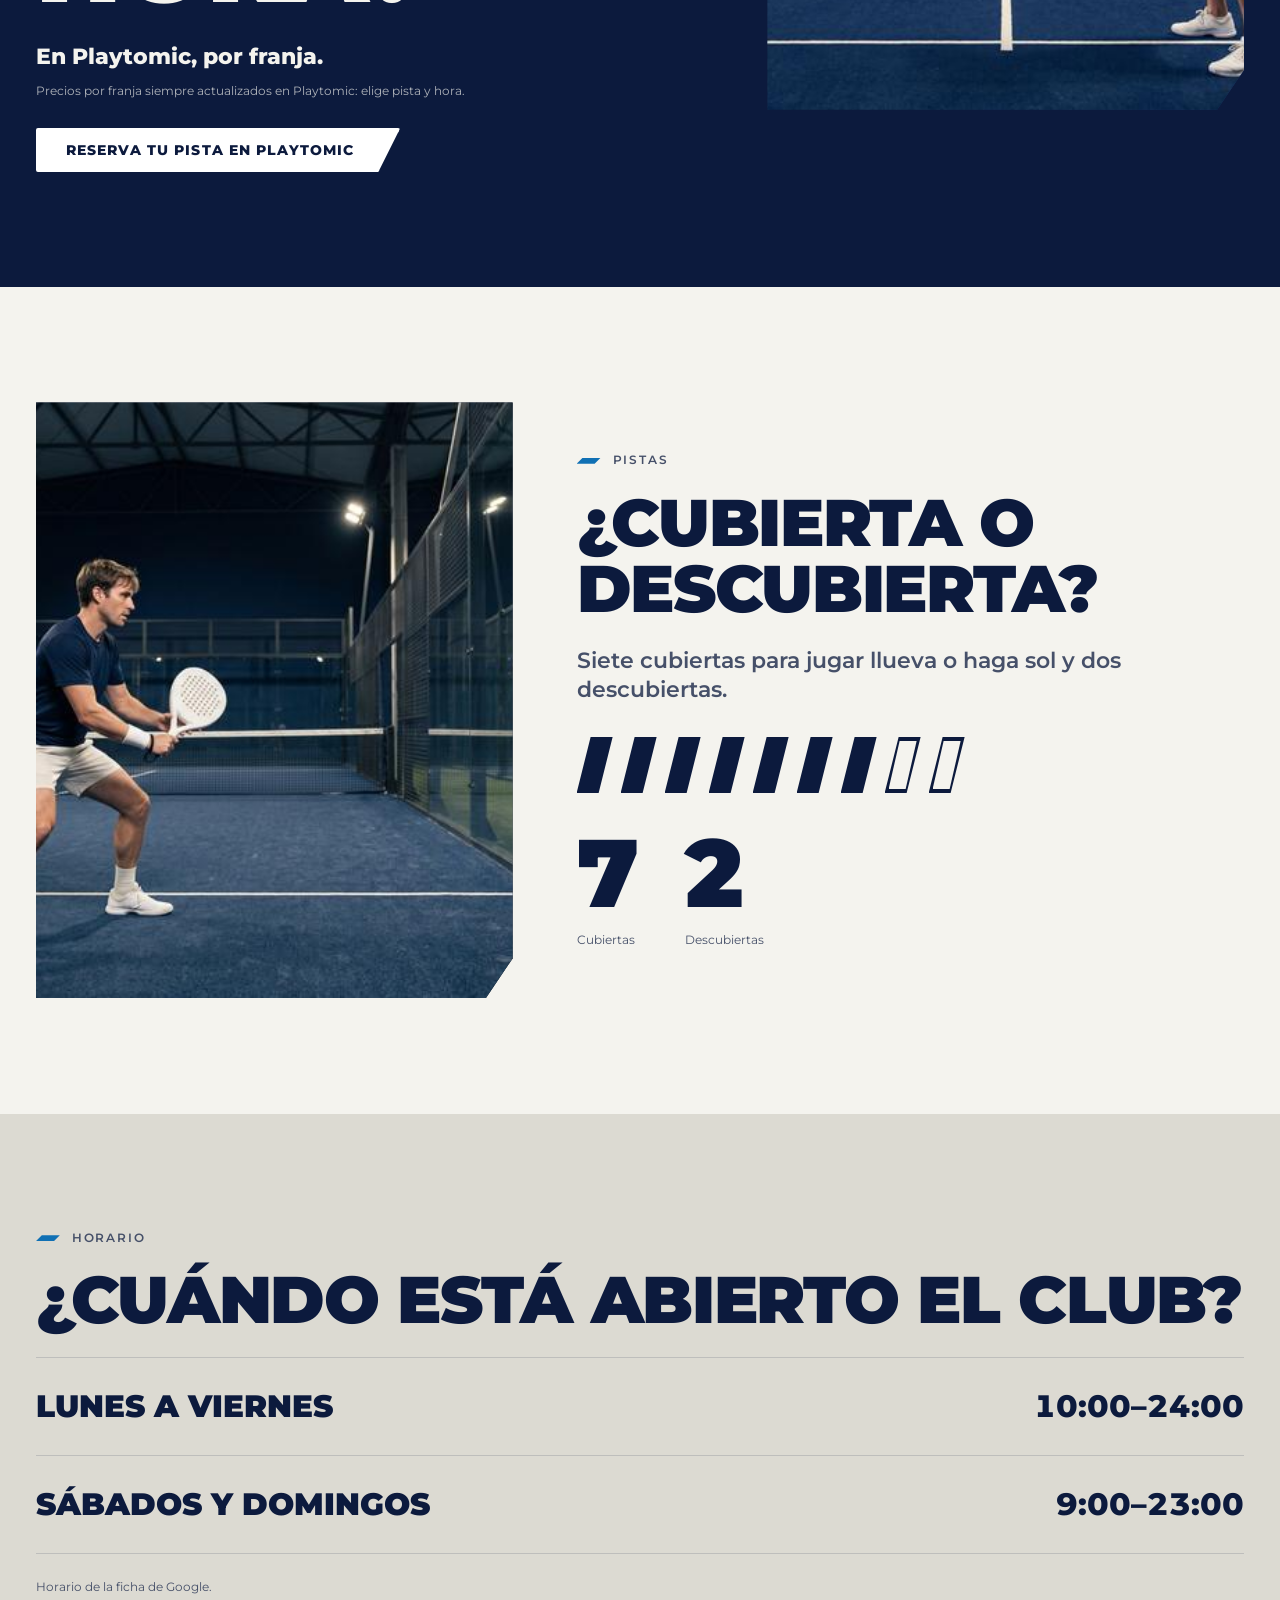
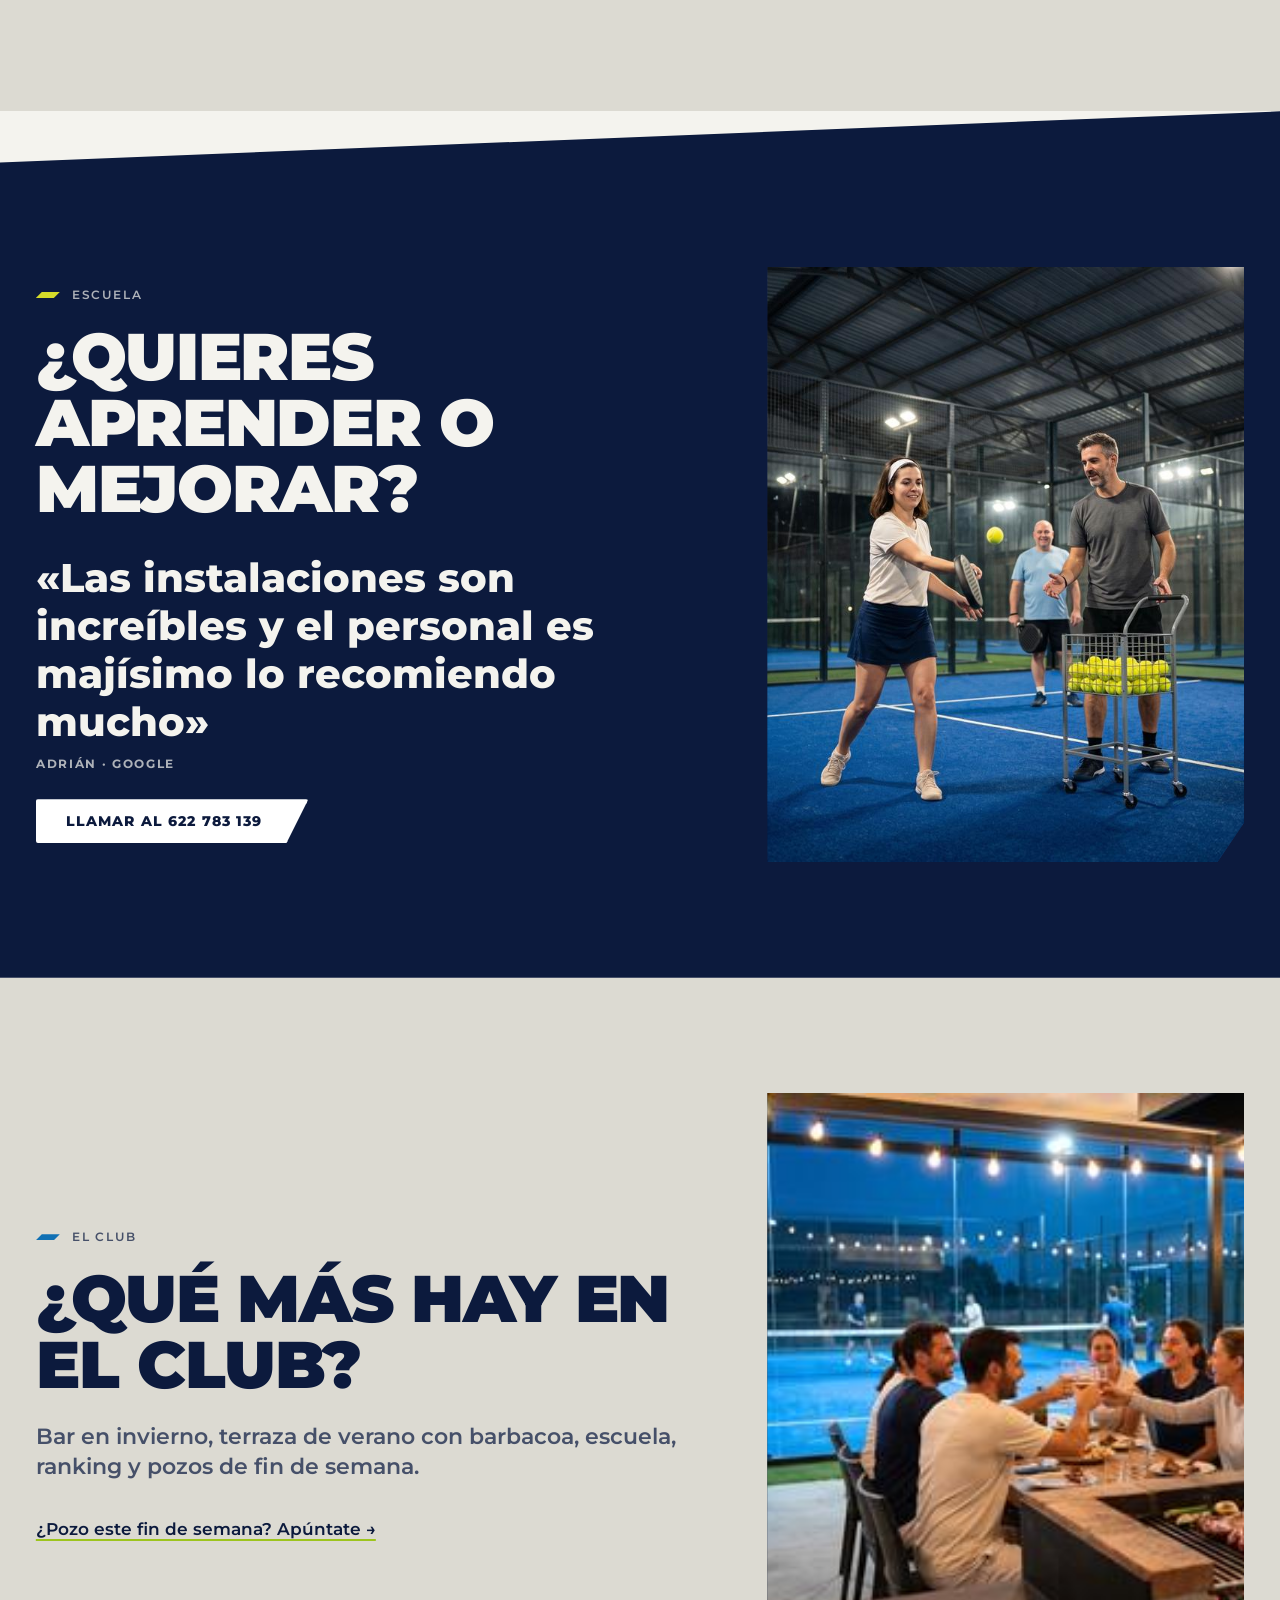
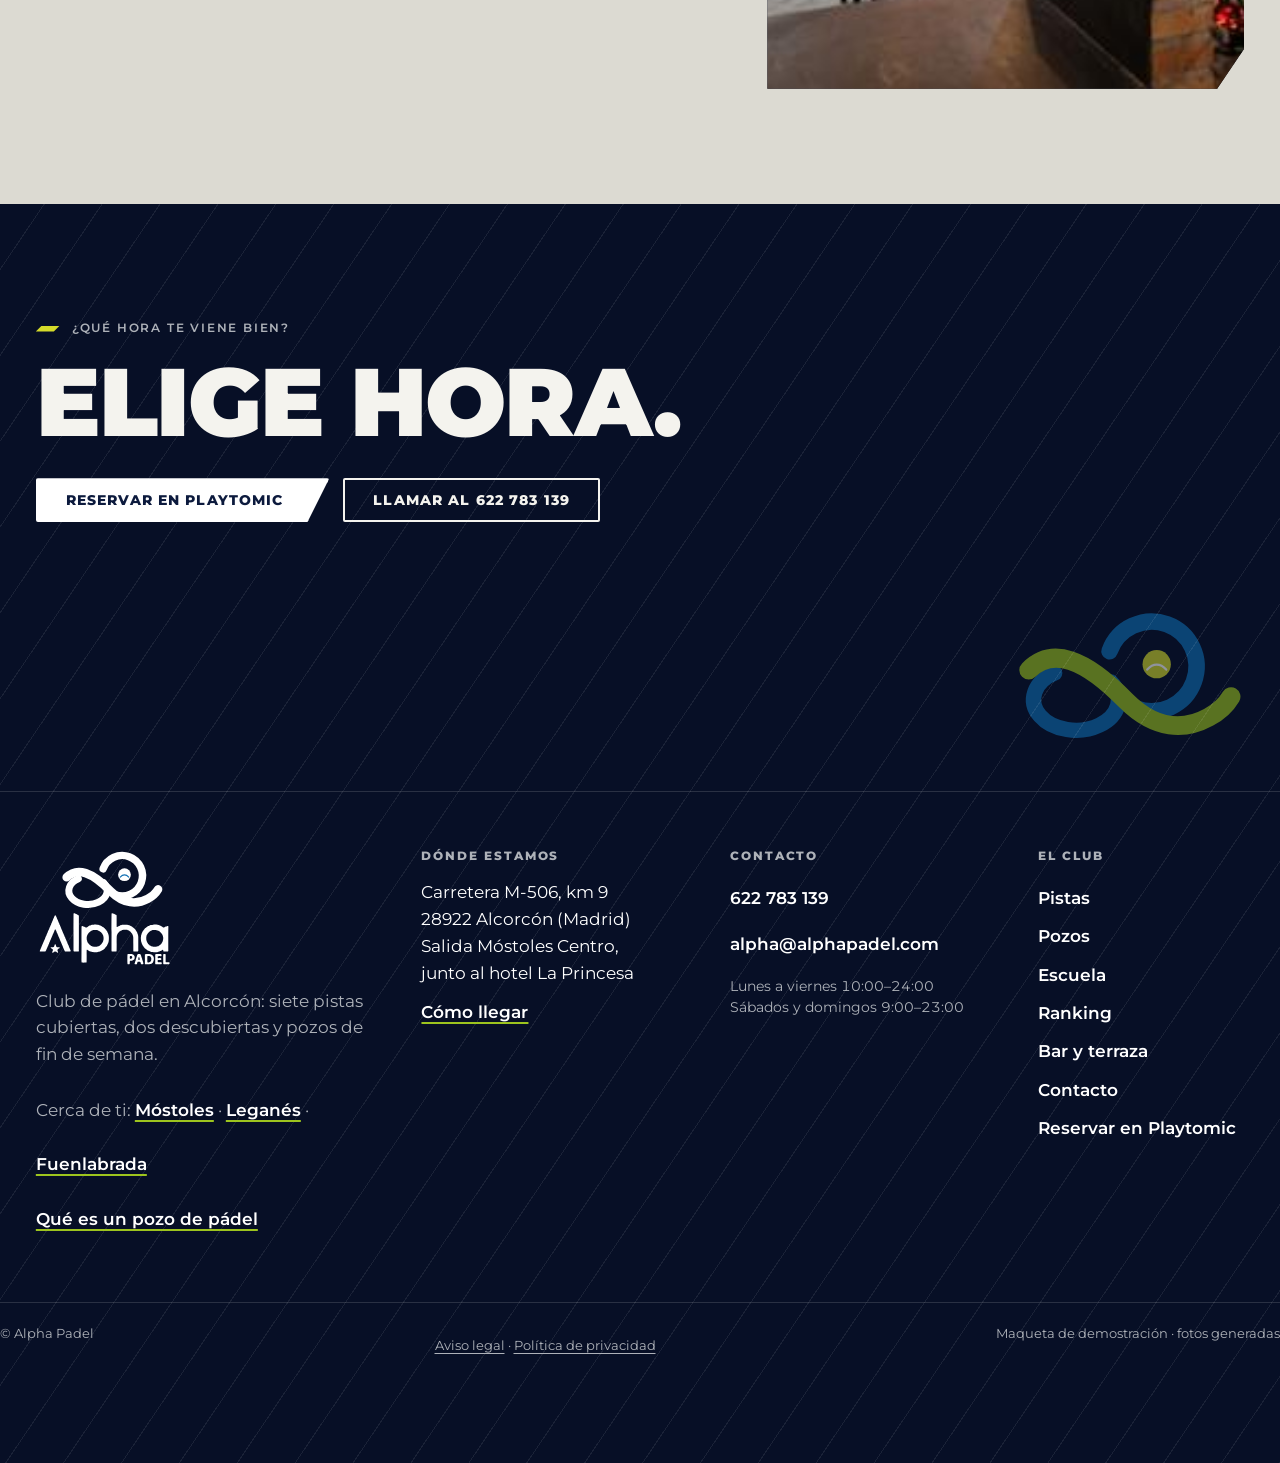
<file: pistas-y-tarifas/index.html>
<!doctype html>
<html lang="es">
<head>
<meta charset="utf-8">
<meta name="viewport" content="width=device-width,initial-scale=1">
<title>Reserva pista de pádel en Alcorcón · Alpha Padel</title>
<meta name="description" content="Reserva pista de pádel en Alcorcón: siete cubiertas y dos descubiertas. Elige pista y hora en Playtomic o llama al 622 783 139 y te ayudamos.">
<meta name="robots" content="noindex">
<link rel="canonical" href="https://alphapadel.com/pistas-y-tarifas/">
<meta property="og:type" content="website">
<meta property="og:locale" content="es_ES">
<meta property="og:site_name" content="Alpha Padel">
<meta property="og:title" content="Reserva pista de pádel en Alcorcón · Alpha Padel">
<meta property="og:description" content="Reserva pista de pádel en Alcorcón: siete cubiertas y dos descubiertas. Elige pista y hora en Playtomic o llama al 622 783 139 y te ayudamos.">
<meta property="og:url" content="https://alphapadel.com/pistas-y-tarifas/">
<meta property="og:image" content="https://alphapadel.com/imagenes/fotos/hilera-de-pistas-cubiertas-1100.jpg">
<meta name="twitter:card" content="summary_large_image">
<meta name="twitter:title" content="Reserva pista de pádel en Alcorcón · Alpha Padel">
<meta name="twitter:description" content="Reserva pista de pádel en Alcorcón: siete cubiertas y dos descubiertas. Elige pista y hora en Playtomic o llama al 622 783 139 y te ayudamos.">
<meta name="twitter:image" content="https://alphapadel.com/imagenes/fotos/hilera-de-pistas-cubiertas-1100.jpg">
<link rel="icon" href="../imagenes/simbolo-original.svg" type="image/svg+xml">
<link rel="preload" href="../fonts/Montserrat-Variable.woff2" as="font" type="font/woff2" crossorigin>
<link rel="stylesheet" href="../css/estilo.css">
<script type="application/ld+json">{"@context": "https://schema.org", "@graph": [{"@type": "WebSite", "@id": "https://alphapadel.com/#web", "url": "https://alphapadel.com/", "name": "Alpha Padel", "inLanguage": "es", "publisher": {"@id": "https://alphapadel.com/#club"}}, {"@type": "BreadcrumbList", "itemListElement": [{"@type": "ListItem", "position": 1, "name": "Inicio", "item": "https://alphapadel.com/"}, {"@type": "ListItem", "position": 2, "name": "Pistas y tarifas", "item": "https://alphapadel.com/pistas-y-tarifas/"}]}, {"@type": "WebPage", "@id": "https://alphapadel.com/pistas-y-tarifas/#pagina", "url": "https://alphapadel.com/pistas-y-tarifas/", "name": "Reserva pista de pádel en Alcorcón · Alpha Padel", "description": "Reserva pista de pádel en Alcorcón: siete cubiertas y dos descubiertas. Elige pista y hora en Playtomic o llama al 622 783 139 y te ayudamos.", "inLanguage": "es", "isPartOf": {"@id": "https://alphapadel.com/#web"}, "about": {"@id": "https://alphapadel.com/#club"}}, {"@type": "SportsActivityLocation", "@id": "https://alphapadel.com/#club", "name": "Alpha Padel", "url": "https://alphapadel.com/"}]}</script>
</head>
<body>
<a class="sr" href="#principal">Saltar al contenido</a>
<header class="cab"><div class="cont">
<a class="logo" href="../" aria-label="Alpha Padel, inicio"><img src="../imagenes/logo-original-color.svg" alt="Alpha Padel" width="73" height="64"></a>
<nav aria-label="Principal"><a href="../pistas-y-tarifas/" aria-current="page">Pistas</a><a href="../pozos/" data-cta="pozo" data-ubic="cabecera">Pozos</a><a href="../escuela-de-padel/">Escuela</a><a href="../ranking/">Ranking</a><a href="../bar-y-terraza/">Bar y terraza</a><a href="../contacto/" data-cta="como-llegar" data-ubic="cabecera">Contacto</a><a class="btn" href="https://playtomic.com/clubs/alpha-padel" rel="noopener" data-cta="reserva" data-ubic="cabecera"><span>Reserva en Playtomic</span></a></nav>
<button class="menu-b" aria-label="Abrir el menú" aria-expanded="false"><i></i><i></i></button>
</div></header>
<div class="panel" role="dialog" aria-label="Menú"><button class="cerrar" aria-label="Cerrar el menú">×</button>
<a href="../">Inicio</a><a href="../pistas-y-tarifas/" aria-current="page">Pistas</a><a href="../pozos/" data-cta="pozo" data-ubic="cabecera">Pozos</a><a href="../escuela-de-padel/">Escuela</a><a href="../ranking/">Ranking</a><a href="../bar-y-terraza/">Bar y terraza</a><a href="../contacto/" data-cta="como-llegar" data-ubic="cabecera">Contacto</a><a href="https://playtomic.com/clubs/alpha-padel" data-cta="reserva" data-ubic="cabecera">Reserva en Playtomic</a><a href="tel:+34622783139" data-cta="llamar" data-ubic="cabecera">Llamar</a></div>
<main id="principal">
<section class="port-i prof"><div class="cont"><div>
<p class="eti">Pistas y tarifas</p><h1 class="h1" style="font-size:var(--t-h1)">Reserva tu pista de pádel en Alcorcón</h1>
<p class="sub txt" style="margin-top:24px">Siete pistas cubiertas y dos descubiertas, junto al hotel La Princesa, en la M-506. Elige pista y hora en Playtomic.</p>
<div class="grupo"><a class="btn" href="https://playtomic.com/clubs/alpha-padel" rel="noopener" data-cta="reserva" data-ubic="hero"><span>Reserva tu pista en Playtomic</span></a><a class="btn sec2" href="tel:+34622783139" data-cta="llamar" data-ubic="hero"><span>Llámanos al 622 783 139</span></a></div><p class="micro">La reserva se hace en Playtomic.</p><p class="prueba">Más de 600 reseñas en Google</p></div>
<div class="foto corte" style="aspect-ratio:4/5"><img src="../imagenes/fotos/pista-cubierta-vista-desde-fondo.jpg" srcset="../imagenes/fotos/pista-cubierta-vista-desde-fondo-640.jpg 640w, ../imagenes/fotos/pista-cubierta-vista-desde-fondo-1100.jpg 1100w, ../imagenes/fotos/pista-cubierta-vista-desde-fondo.jpg 1920w" sizes="(max-width:1023px) 100vw, 48vw" alt="Pista cubierta con dos jugadores lejanos, vista desde el fondo" width="1920" height="1288" loading="eager" fetchpriority="high" decoding="async"></div></div></section>
<section class="cinta" aria-label="Datos del club"><div class="cinta-p"><span>Seis partidos de quince minutos</span><span>Picoteo al acabar</span><span>Bar en invierno</span><span>Terraza de verano con barbacoa</span><span>Siete pistas cubiertas</span><span>Dos descubiertas</span><span>Pozos de viernes a domingo</span><span aria-hidden="true">Seis partidos de quince minutos</span><span aria-hidden="true">Picoteo al acabar</span><span aria-hidden="true">Bar en invierno</span><span aria-hidden="true">Terraza de verano con barbacoa</span><span aria-hidden="true">Siete pistas cubiertas</span><span aria-hidden="true">Dos descubiertas</span><span aria-hidden="true">Pozos de viernes a domingo</span></div>
<button class="pausa-b" type="button" aria-label="Pausa: detener la cinta" aria-pressed="false">Pausa</button></section>
<section class="osc gran"><div class="cont"><div class="dos">
<div><p class="eti">Precios</p><h2 class="h1 rev">¿Dónde veo el precio de cada hora?</h2>
<p class="sub rev" style="margin:24px 0 8px;--d:.1s;font-weight:800">En Playtomic, por franja.</p>
<p class="micro">Precios por franja siempre actualizados en Playtomic: elige pista y hora.</p>
<div class="grupo"><a class="btn" href="https://playtomic.com/clubs/alpha-padel" rel="noopener" data-cta="reserva" data-ubic="precios"><span>Reserva tu pista en Playtomic</span></a></div></div>
<div class="foto corte rev" ><img src="../imagenes/fotos/jugador-prepara-golpe.jpg" srcset="../imagenes/fotos/jugador-prepara-golpe-640.jpg 640w, ../imagenes/fotos/jugador-prepara-golpe-1100.jpg 1100w, ../imagenes/fotos/jugador-prepara-golpe.jpg 1920w" sizes="(max-width:1023px) 100vw, 48vw" alt="Jugador preparando un golpe en la pista" width="1920" height="1288" loading="lazy" decoding="async"></div>
</div></div></section>
<section class="sec"><div class="cont"><div class="dos inv">
<div class="foto corte rev foto-bn" ><img src="../imagenes/fotos/jugador-espera-en-la-red.jpg" srcset="../imagenes/fotos/jugador-espera-en-la-red-640.jpg 640w, ../imagenes/fotos/jugador-espera-en-la-red-1100.jpg 1100w, ../imagenes/fotos/jugador-espera-en-la-red.jpg 1920w" sizes="(max-width:1023px) 100vw, 48vw" alt="Jugador esperando en la red" width="1920" height="1288" loading="lazy" decoding="async"></div>
<div class="rev"><p class="eti">Pistas</p><h2 class="h1">¿Cubierta o descubierta?</h2><p class="sub txt">Siete cubiertas para jugar llueva o haga sol y dos descubiertas.</p>
<div class="marcas" role="img" aria-label="Siete pistas cubiertas y dos descubiertas"><i style="--i:0"></i><i style="--i:1"></i><i style="--i:2"></i><i style="--i:3"></i><i style="--i:4"></i><i style="--i:5"></i><i style="--i:6"></i><i class="v" style="--i:7"></i><i class="v" style="--i:8"></i></div>
<div style="display:flex;gap:48px"><div><b class="disp" data-n="7">7</b><p class="micro">Cubiertas</p></div><div><b class="disp" data-n="2">2</b><p class="micro">Descubiertas</p></div></div></div>
</div></div></section>
<section class="sec calido"><div class="cont"><div class="rev"><p class="eti">Horario</p><h2 class="h1">¿Cuándo está abierto el club?</h2>
<div class="hor-g"><div><b>Lunes a viernes</b><span>10:00–24:00</span></div><div><b>Sábados y domingos</b><span>9:00–23:00</span></div></div>
<p class="micro">Horario de la ficha de Google.</p></div></div></section>
<section class="sec osc cita corte-d"><div class="cont"><div class="dos">
<div class="rev"><p class="eti">Escuela</p><h2 class="h1" style="margin-bottom:32px">¿Quieres aprender o mejorar?</h2>
<blockquote>«Las instalaciones son increíbles y el personal es majísimo lo recomiendo mucho»<cite>Adrián · Google</cite></blockquote>
<div class="grupo"><a class="btn" href="tel:+34622783139" data-cta="llamar" data-ubic="cuerpo"><span>Llamar al 622 783 139</span></a></div></div>
<div class="foto corte rev" ><img src="../imagenes/fotos/clase-con-cesta-de-bolas.jpg" srcset="../imagenes/fotos/clase-con-cesta-de-bolas-640.jpg 640w, ../imagenes/fotos/clase-con-cesta-de-bolas-1100.jpg 1100w, ../imagenes/fotos/clase-con-cesta-de-bolas.jpg 1920w" sizes="(max-width:1023px) 100vw, 48vw" alt="Clase de pádel con cesta de bolas" width="1547" height="1920" loading="lazy" decoding="async"></div></div></div></section>
<section class="sec calido"><div class="cont"><div class="dos">
<div class="rev"><p class="eti">El club</p><h2 class="h1">¿Qué más hay en el club?</h2><p class="sub txt">Bar en invierno, terraza de verano con barbacoa, escuela, ranking y pozos de fin de semana.</p><p style="margin-top:24px"><a class="enl" href="../pozos/" data-cta="pozo" data-ubic="cuerpo">¿Pozo este fin de semana? Apúntate →</a></p></div>
<div class="foto corte rev foto-bn" ><img src="../imagenes/fotos/terraza-barbacoa-anochecer.jpg" srcset="../imagenes/fotos/terraza-barbacoa-anochecer-640.jpg 640w, ../imagenes/fotos/terraza-barbacoa-anochecer-1100.jpg 1100w, ../imagenes/fotos/terraza-barbacoa-anochecer.jpg 1920w" sizes="(max-width:1023px) 100vw, 48vw" alt="Terraza de verano con barbacoa al anochecer" width="1920" height="815" loading="lazy" decoding="async"></div>
</div></div></section>
</main>
<footer class="pie prof"><div class="cont">
<p class="eti">¿Qué hora te viene bien?</p>
<p class="cierre">Elige hora.</p>
<div class="grupo"><a class="btn" href="https://playtomic.com/clubs/alpha-padel" rel="noopener" target="_blank" data-cta="reserva" data-ubic="pie"><span>Reservar en Playtomic</span></a><a class="btn sec2" href="tel:+34622783139" data-cta="llamar" data-ubic="pie"><span>Llamar al 622 783 139</span></a></div>
</div>
<div class="pie-a" aria-hidden="true"><img src="../imagenes/simbolo-original.svg" alt="" width="640" height="640"></div>
<div class="cont pie-f">
<div class="pf-m"><img src="../imagenes/logo-original-blanco.svg" alt="Alpha Padel" width="137" height="120"><p>Club de pádel en Alcorcón: siete pistas cubiertas, dos descubiertas y pozos de fin de semana.</p><p class="pf-z">Cerca de ti: <a class="enl" href="../padel-mostoles/">Móstoles</a> · <a class="enl" href="../padel-leganes/">Leganés</a> · <a class="enl" href="../padel-fuenlabrada/">Fuenlabrada</a><br><a class="enl" href="../blog/que-es-un-pozo-de-padel/">Qué es un pozo de pádel</a></p></div>
<div><h2>Dónde estamos</h2><address>Carretera M-506, km 9<br>28922 Alcorcón (Madrid)<br>Salida Móstoles Centro,<br>junto al hotel La Princesa</address><p><a class="enl" href="https://www.google.com/maps?cid=16412759027479425247" rel="noopener" data-cta="como-llegar" data-ubic="pie">Cómo llegar</a></p></div>
<div><h2>Contacto</h2><p><a href="tel:+34622783139" data-cta="llamar" data-ubic="pie">622 783 139</a></p><p><a href="mailto:alpha@alphapadel.com">alpha@alphapadel.com</a></p><p class="pf-h">Lunes a viernes 10:00–24:00<br>Sábados y domingos 9:00–23:00</p></div>
<div><h2>El club</h2><ul><li><a href="../pistas-y-tarifas/">Pistas</a></li><li><a href="../pozos/" data-cta="pozo" data-ubic="pie">Pozos</a></li><li><a href="../escuela-de-padel/">Escuela</a></li><li><a href="../ranking/">Ranking</a></li><li><a href="../bar-y-terraza/">Bar y terraza</a></li><li><a href="../contacto/" data-cta="como-llegar" data-ubic="pie">Contacto</a></li><li><a href="https://playtomic.com/clubs/alpha-padel" rel="noopener" data-cta="reserva" data-ubic="pie">Reservar en Playtomic</a></li></ul></div>
</div>
<div class="cont pie-leg"><span>© Alpha Padel</span><span><a href="../aviso-legal/">Aviso legal</a> · <a href="../politica-de-privacidad/">Política de privacidad</a></span><span>Maqueta de demostración · fotos generadas</span></div>
</footer>
<div class="barra" aria-label="Reserva rápida"><a class="rp" href="https://playtomic.com/clubs/alpha-padel" rel="noopener" data-cta="reserva" data-ubic="barra">Reserva tu pista<small>en Playtomic</small></a><a class="ll" href="tel:+34622783139" data-cta="llamar" data-ubic="barra">Llamar</a></div>
<script src="../js/maqueta.js" defer></script>
</body>
</html>
</file>
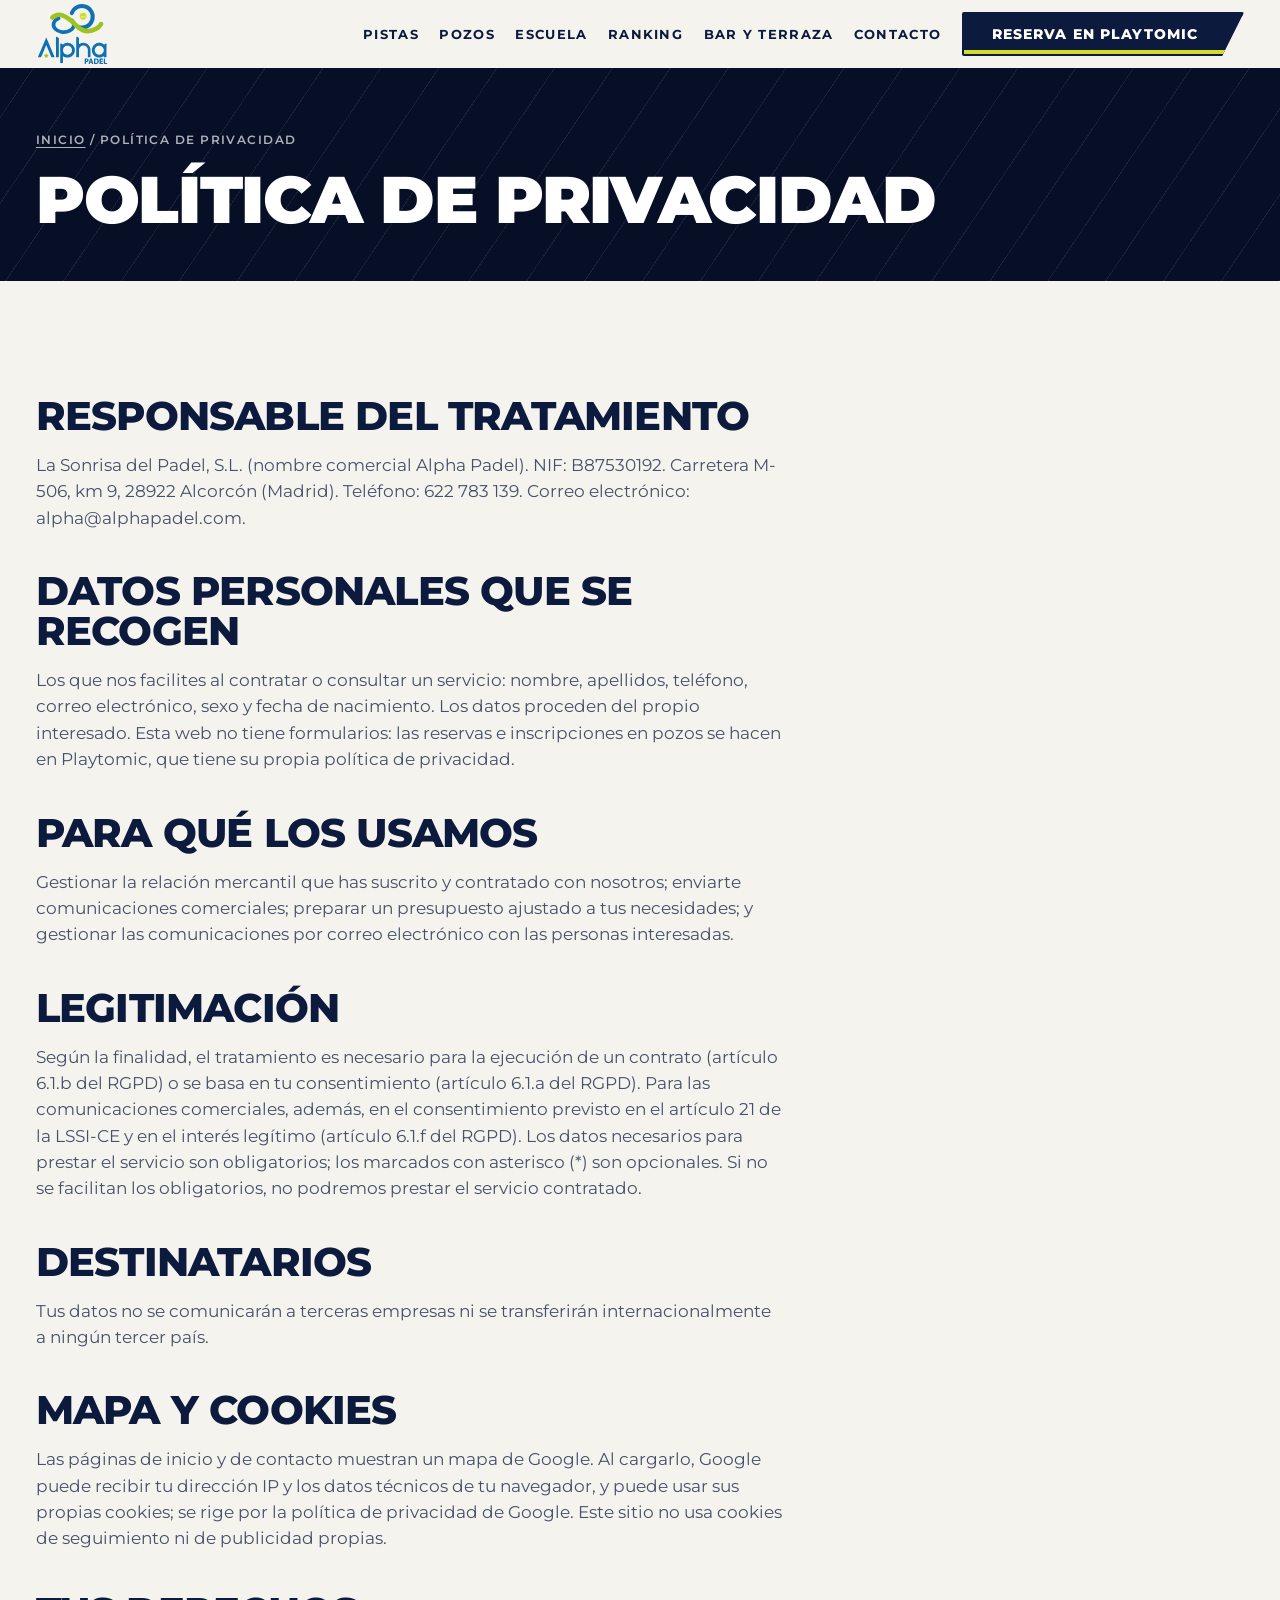
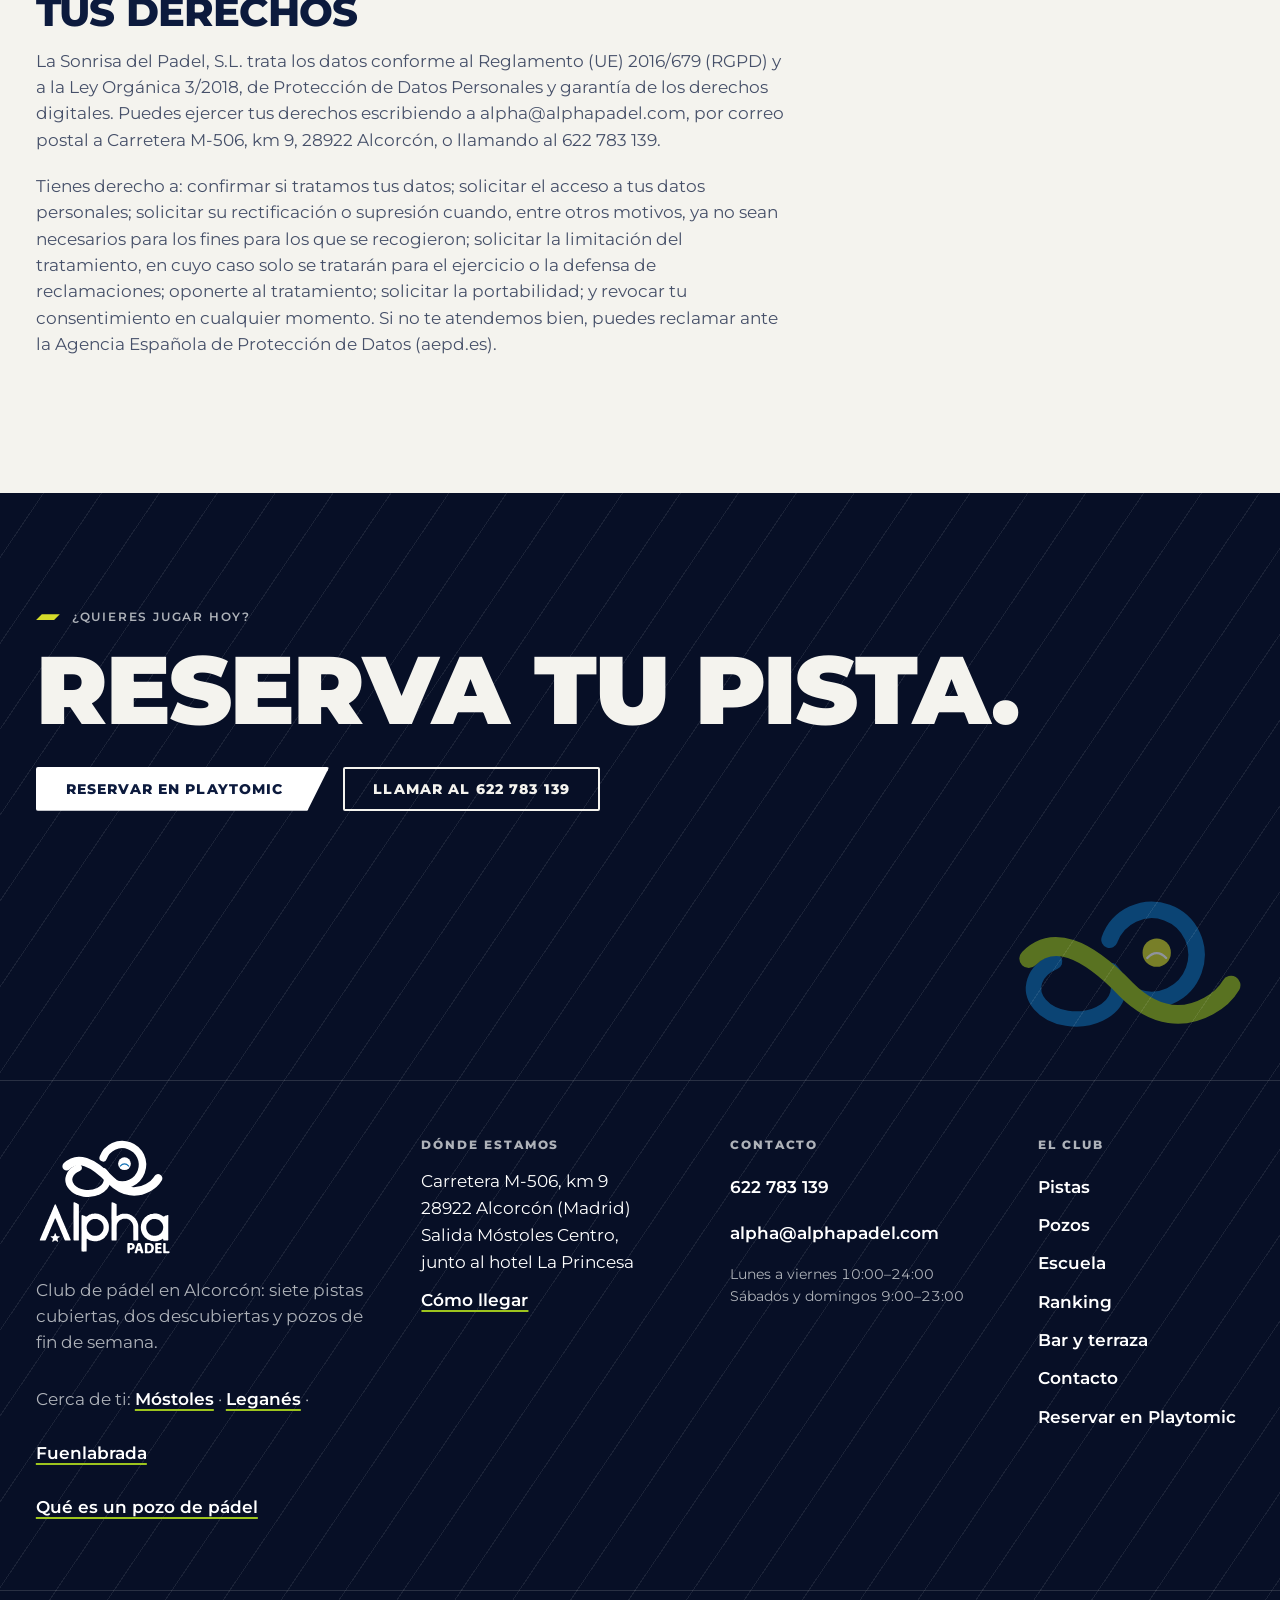
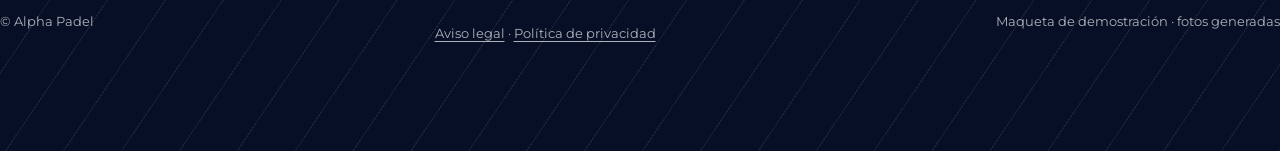
<file: politica-de-privacidad/index.html>
<!doctype html>
<html lang="es">
<head>
<meta charset="utf-8">
<meta name="viewport" content="width=device-width,initial-scale=1">
<title>Política de privacidad · Alpha Padel</title>
<meta name="description" content="Política de privacidad de Alpha Padel, club de pádel de Alcorcón: qué datos personales tratamos, para qué, con qué base legal y qué derechos tienes.">
<meta name="robots" content="noindex">
<link rel="canonical" href="https://alphapadel.com/politica-de-privacidad/">
<meta property="og:type" content="website">
<meta property="og:locale" content="es_ES">
<meta property="og:site_name" content="Alpha Padel">
<meta property="og:title" content="Política de privacidad · Alpha Padel">
<meta property="og:description" content="Política de privacidad de Alpha Padel, club de pádel de Alcorcón: qué datos personales tratamos, para qué, con qué base legal y qué derechos tienes.">
<meta property="og:url" content="https://alphapadel.com/politica-de-privacidad/">
<meta property="og:image" content="https://alphapadel.com/imagenes/fotos/hilera-de-pistas-cubiertas-1100.jpg">
<meta name="twitter:card" content="summary_large_image">
<meta name="twitter:title" content="Política de privacidad · Alpha Padel">
<meta name="twitter:description" content="Política de privacidad de Alpha Padel, club de pádel de Alcorcón: qué datos personales tratamos, para qué, con qué base legal y qué derechos tienes.">
<meta name="twitter:image" content="https://alphapadel.com/imagenes/fotos/hilera-de-pistas-cubiertas-1100.jpg">
<link rel="icon" href="../imagenes/simbolo-original.svg" type="image/svg+xml">
<link rel="preload" href="../fonts/Montserrat-Variable.woff2" as="font" type="font/woff2" crossorigin>
<link rel="stylesheet" href="../css/estilo.css">
</head>
<body>
<a class="sr" href="#principal">Saltar al contenido</a>
<header class="cab"><div class="cont">
<a class="logo" href="../" aria-label="Alpha Padel, inicio"><img src="../imagenes/logo-original-color.svg" alt="Alpha Padel" width="73" height="64"></a>
<nav aria-label="Principal"><a href="../pistas-y-tarifas/">Pistas</a><a href="../pozos/" data-cta="pozo" data-ubic="cabecera">Pozos</a><a href="../escuela-de-padel/">Escuela</a><a href="../ranking/">Ranking</a><a href="../bar-y-terraza/">Bar y terraza</a><a href="../contacto/" data-cta="como-llegar" data-ubic="cabecera">Contacto</a><a class="btn" href="https://playtomic.com/clubs/alpha-padel" rel="noopener" data-cta="reserva" data-ubic="cabecera"><span>Reserva en Playtomic</span></a></nav>
<button class="menu-b" aria-label="Abrir el menú" aria-expanded="false"><i></i><i></i></button>
</div></header>
<div class="panel" role="dialog" aria-label="Menú"><button class="cerrar" aria-label="Cerrar el menú">×</button>
<a href="../">Inicio</a><a href="../pistas-y-tarifas/">Pistas</a><a href="../pozos/" data-cta="pozo" data-ubic="cabecera">Pozos</a><a href="../escuela-de-padel/">Escuela</a><a href="../ranking/">Ranking</a><a href="../bar-y-terraza/">Bar y terraza</a><a href="../contacto/" data-cta="como-llegar" data-ubic="cabecera">Contacto</a><a href="https://playtomic.com/clubs/alpha-padel" data-cta="reserva" data-ubic="cabecera">Reserva en Playtomic</a><a href="tel:+34622783139" data-cta="llamar" data-ubic="cabecera">Llamar</a></div>
<main id="principal">
<section class="port-i prof" style="padding-bottom:48px"><div class="cont" style="display:block"><nav class="mig"><a href="../">Inicio</a> / Política de privacidad</nav><h1 class="h1">Política de privacidad</h1></div></section><section class="sec"><div class="cont"><article class="art"><h2 class="h2">Responsable del tratamiento</h2><p>La Sonrisa del Padel, S.L. (nombre comercial Alpha Padel). NIF: B87530192. Carretera M-506, km 9, 28922 Alcorcón (Madrid). Teléfono: 622 783 139. Correo electrónico: alpha@alphapadel.com.</p>
<h2 class="h2">Datos personales que se recogen</h2><p>Los que nos facilites al contratar o consultar un servicio: nombre, apellidos, teléfono, correo electrónico, sexo y fecha de nacimiento. Los datos proceden del propio interesado. Esta web no tiene formularios: las reservas e inscripciones en pozos se hacen en Playtomic, que tiene su propia política de privacidad.</p>
<h2 class="h2">Para qué los usamos</h2><p>Gestionar la relación mercantil que has suscrito y contratado con nosotros; enviarte comunicaciones comerciales; preparar un presupuesto ajustado a tus necesidades; y gestionar las comunicaciones por correo electrónico con las personas interesadas.</p>
<h2 class="h2">Legitimación</h2><p>Según la finalidad, el tratamiento es necesario para la ejecución de un contrato (artículo 6.1.b del RGPD) o se basa en tu consentimiento (artículo 6.1.a del RGPD). Para las comunicaciones comerciales, además, en el consentimiento previsto en el artículo 21 de la LSSI-CE y en el interés legítimo (artículo 6.1.f del RGPD). Los datos necesarios para prestar el servicio son obligatorios; los marcados con asterisco (*) son opcionales. Si no se facilitan los obligatorios, no podremos prestar el servicio contratado.</p>
<h2 class="h2">Destinatarios</h2><p>Tus datos no se comunicarán a terceras empresas ni se transferirán internacionalmente a ningún tercer país.</p>
<h2 class="h2">Mapa y cookies</h2><p>Las páginas de inicio y de contacto muestran un mapa de Google. Al cargarlo, Google puede recibir tu dirección IP y los datos técnicos de tu navegador, y puede usar sus propias cookies; se rige por la política de privacidad de Google. Este sitio no usa cookies de seguimiento ni de publicidad propias.</p>
<h2 class="h2">Tus derechos</h2><p>La Sonrisa del Padel, S.L. trata los datos conforme al Reglamento (UE) 2016/679 (RGPD) y a la Ley Orgánica 3/2018, de Protección de Datos Personales y garantía de los derechos digitales. Puedes ejercer tus derechos escribiendo a alpha@alphapadel.com, por correo postal a Carretera M-506, km 9, 28922 Alcorcón, o llamando al 622 783 139.</p>
<p>Tienes derecho a: confirmar si tratamos tus datos; solicitar el acceso a tus datos personales; solicitar su rectificación o supresión cuando, entre otros motivos, ya no sean necesarios para los fines para los que se recogieron; solicitar la limitación del tratamiento, en cuyo caso solo se tratarán para el ejercicio o la defensa de reclamaciones; oponerte al tratamiento; solicitar la portabilidad; y revocar tu consentimiento en cualquier momento. Si no te atendemos bien, puedes reclamar ante la Agencia Española de Protección de Datos (aepd.es).</p></article></div></section></main>
<footer class="pie prof"><div class="cont">
<p class="eti">¿Quieres jugar hoy?</p>
<p class="cierre">Reserva tu pista.</p>
<div class="grupo"><a class="btn" href="https://playtomic.com/clubs/alpha-padel" rel="noopener" target="_blank" data-cta="reserva" data-ubic="pie"><span>Reservar en Playtomic</span></a><a class="btn sec2" href="tel:+34622783139" data-cta="llamar" data-ubic="pie"><span>Llamar al 622 783 139</span></a></div>
</div>
<div class="pie-a" aria-hidden="true"><img src="../imagenes/simbolo-original.svg" alt="" width="640" height="640"></div>
<div class="cont pie-f">
<div class="pf-m"><img src="../imagenes/logo-original-blanco.svg" alt="Alpha Padel" width="137" height="120"><p>Club de pádel en Alcorcón: siete pistas cubiertas, dos descubiertas y pozos de fin de semana.</p><p class="pf-z">Cerca de ti: <a class="enl" href="../padel-mostoles/">Móstoles</a> · <a class="enl" href="../padel-leganes/">Leganés</a> · <a class="enl" href="../padel-fuenlabrada/">Fuenlabrada</a><br><a class="enl" href="../blog/que-es-un-pozo-de-padel/">Qué es un pozo de pádel</a></p></div>
<div><h2>Dónde estamos</h2><address>Carretera M-506, km 9<br>28922 Alcorcón (Madrid)<br>Salida Móstoles Centro,<br>junto al hotel La Princesa</address><p><a class="enl" href="https://www.google.com/maps?cid=16412759027479425247" rel="noopener" data-cta="como-llegar" data-ubic="pie">Cómo llegar</a></p></div>
<div><h2>Contacto</h2><p><a href="tel:+34622783139" data-cta="llamar" data-ubic="pie">622 783 139</a></p><p><a href="mailto:alpha@alphapadel.com">alpha@alphapadel.com</a></p><p class="pf-h">Lunes a viernes 10:00–24:00<br>Sábados y domingos 9:00–23:00</p></div>
<div><h2>El club</h2><ul><li><a href="../pistas-y-tarifas/">Pistas</a></li><li><a href="../pozos/" data-cta="pozo" data-ubic="pie">Pozos</a></li><li><a href="../escuela-de-padel/">Escuela</a></li><li><a href="../ranking/">Ranking</a></li><li><a href="../bar-y-terraza/">Bar y terraza</a></li><li><a href="../contacto/" data-cta="como-llegar" data-ubic="pie">Contacto</a></li><li><a href="https://playtomic.com/clubs/alpha-padel" rel="noopener" data-cta="reserva" data-ubic="pie">Reservar en Playtomic</a></li></ul></div>
</div>
<div class="cont pie-leg"><span>© Alpha Padel</span><span><a href="../aviso-legal/">Aviso legal</a> · <a href="../politica-de-privacidad/">Política de privacidad</a></span><span>Maqueta de demostración · fotos generadas</span></div>
</footer>
<div class="barra" aria-label="Reserva rápida"><a class="rp" href="https://playtomic.com/clubs/alpha-padel" rel="noopener" data-cta="reserva" data-ubic="barra">Reserva tu pista<small>en Playtomic</small></a><a class="ll" href="tel:+34622783139" data-cta="llamar" data-ubic="barra">Llamar</a></div>
<script src="../js/maqueta.js" defer></script>
</body>
</html>
</file>
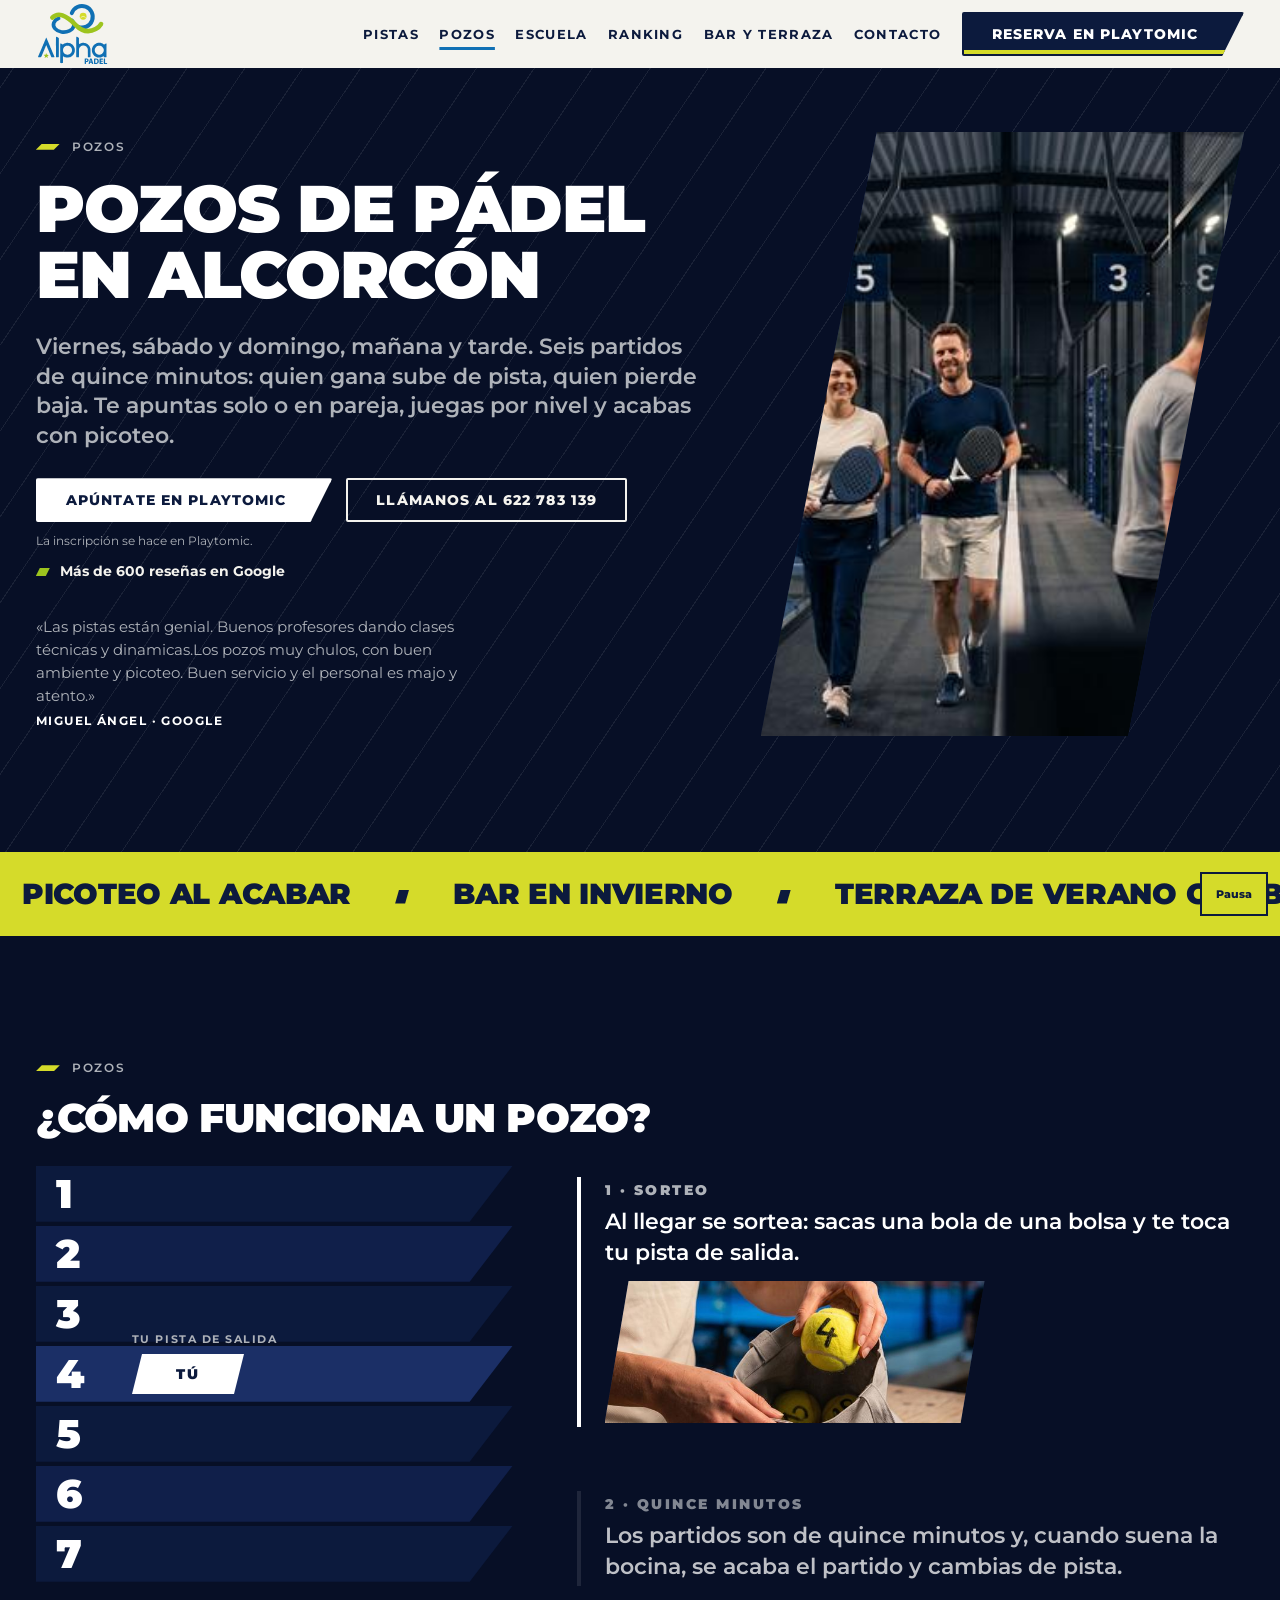
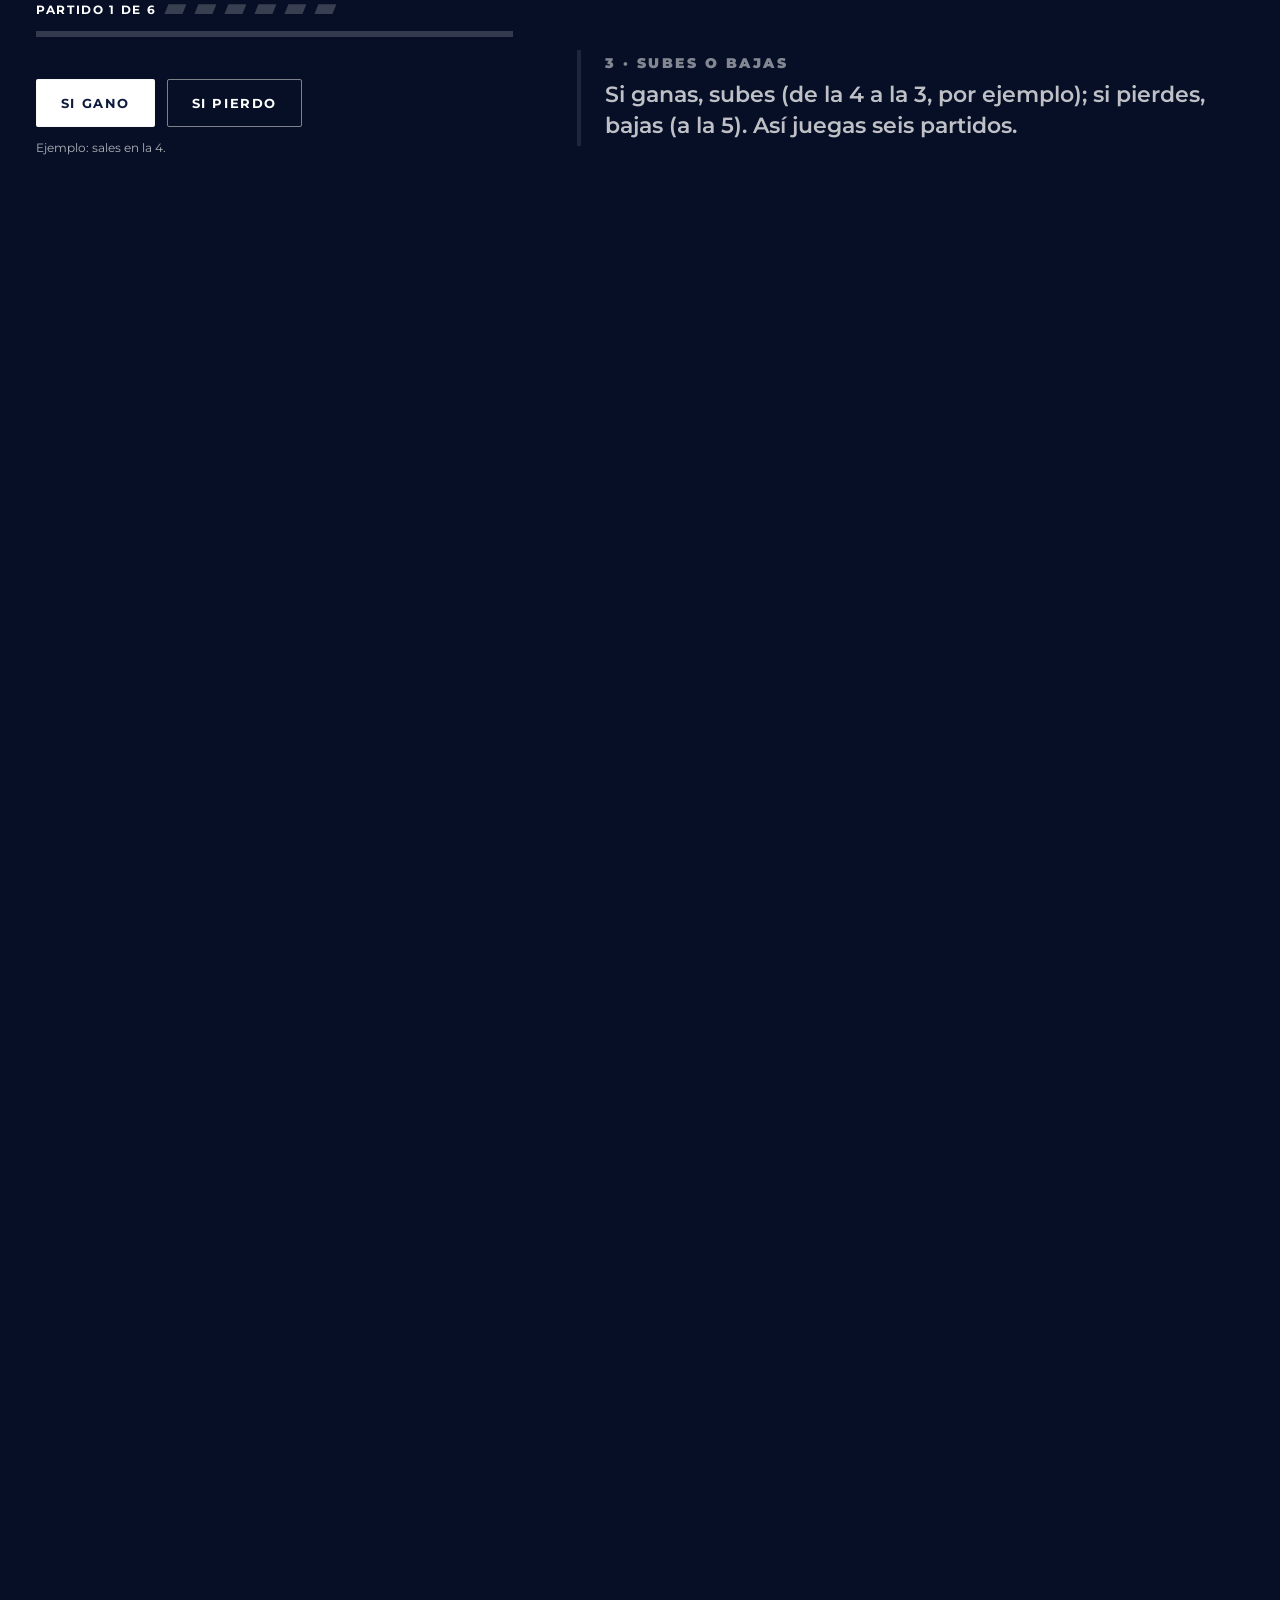
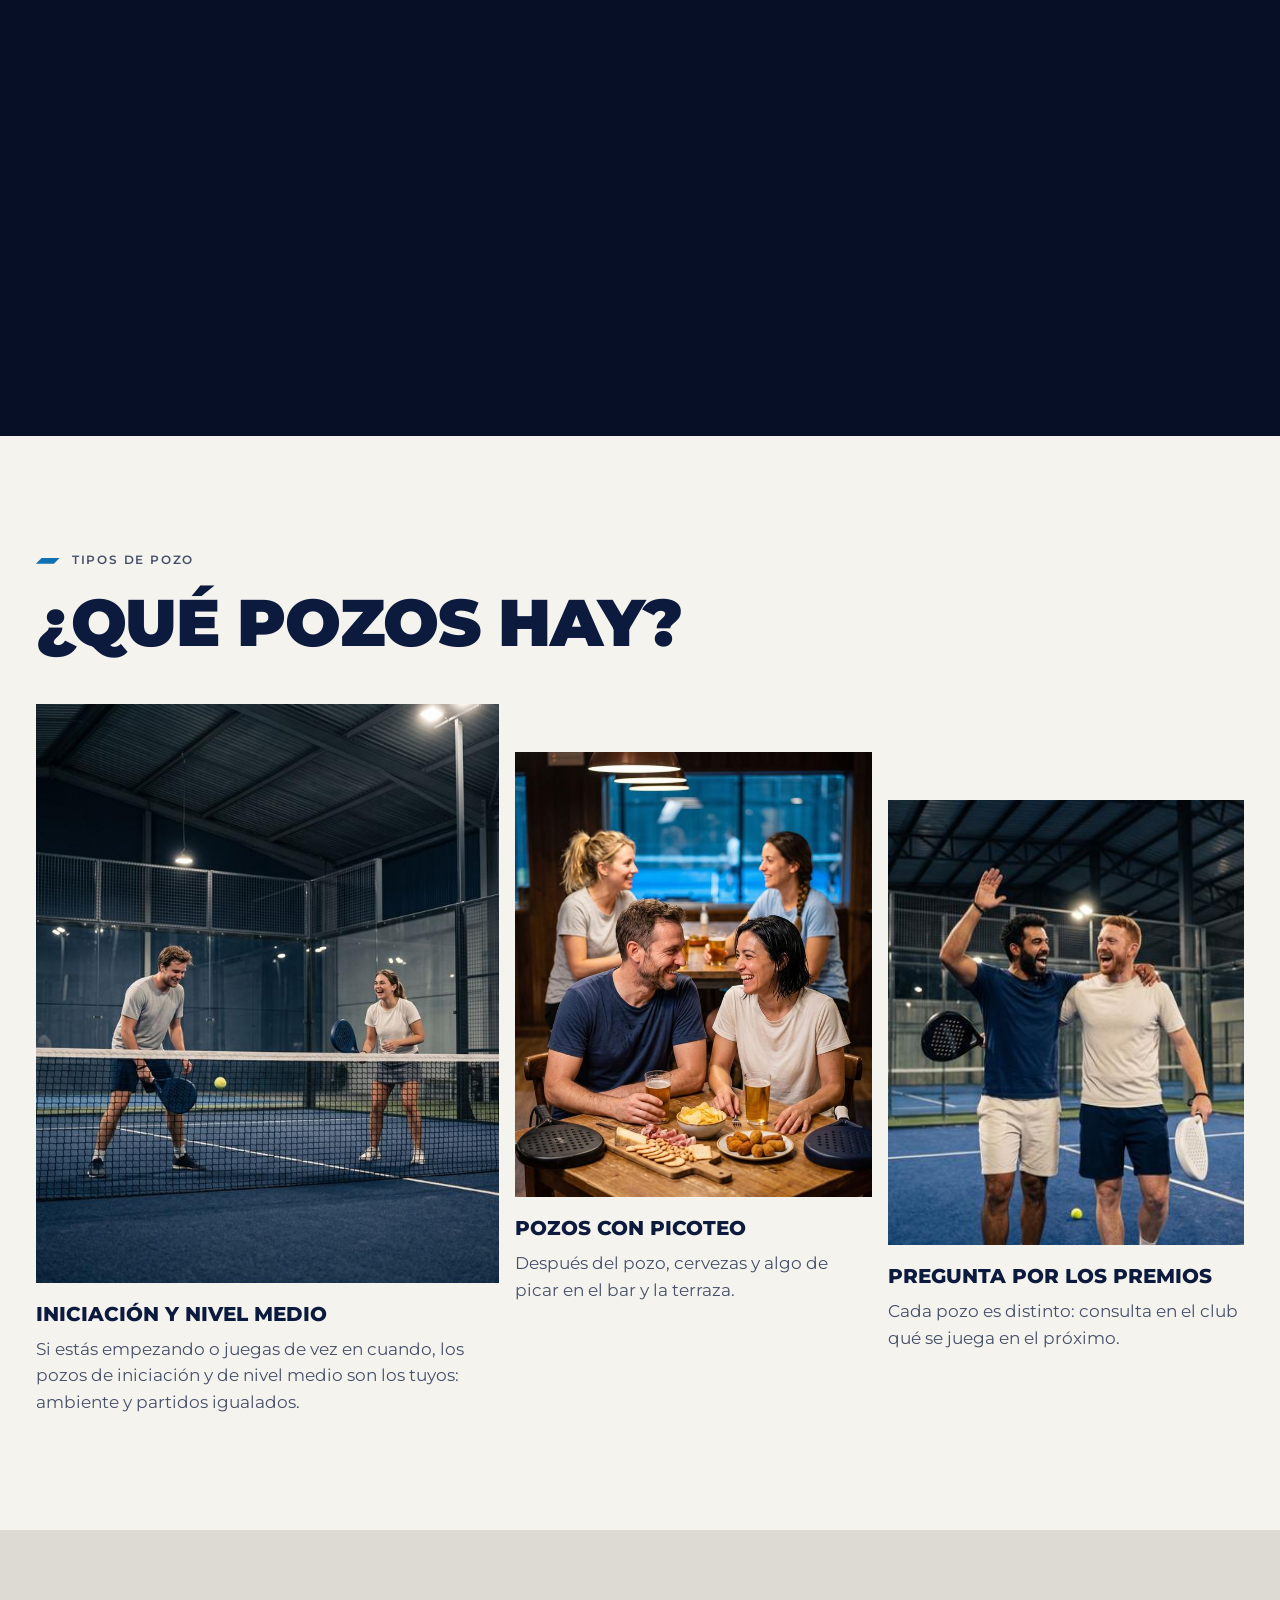
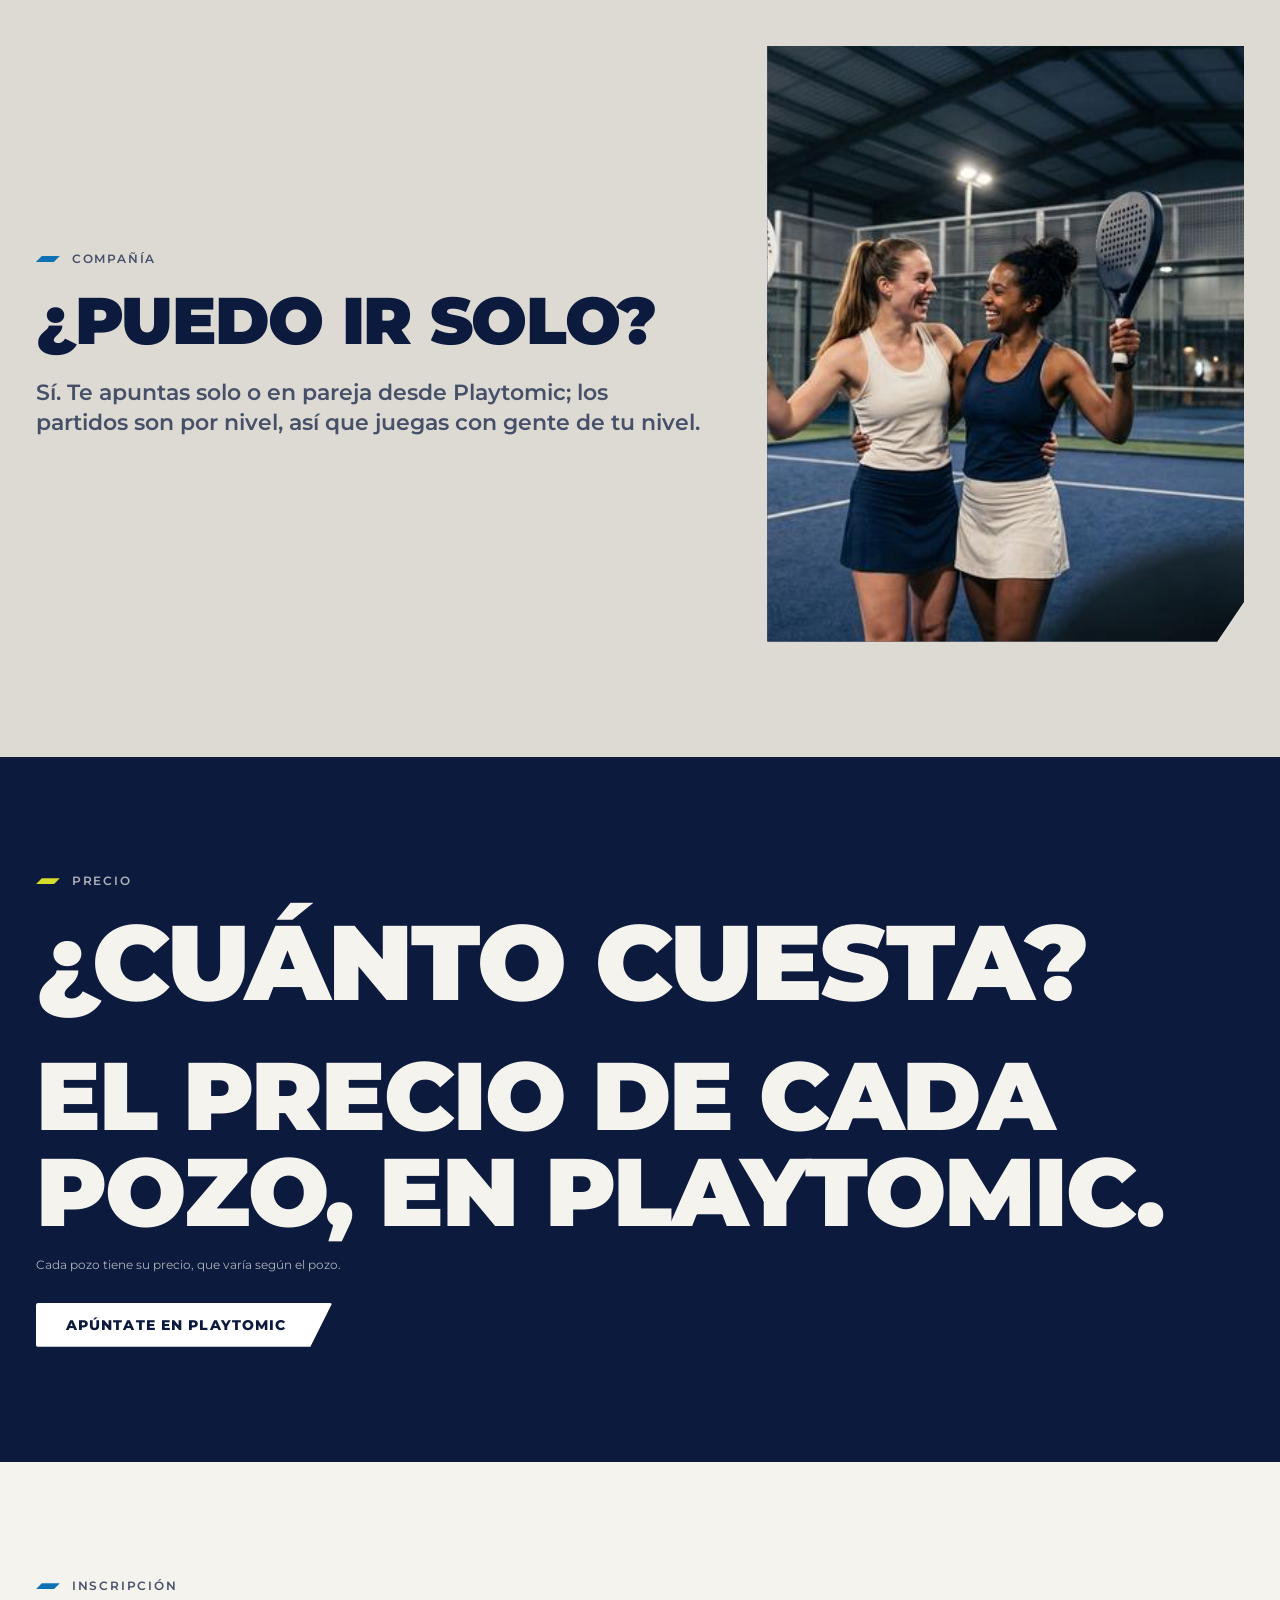
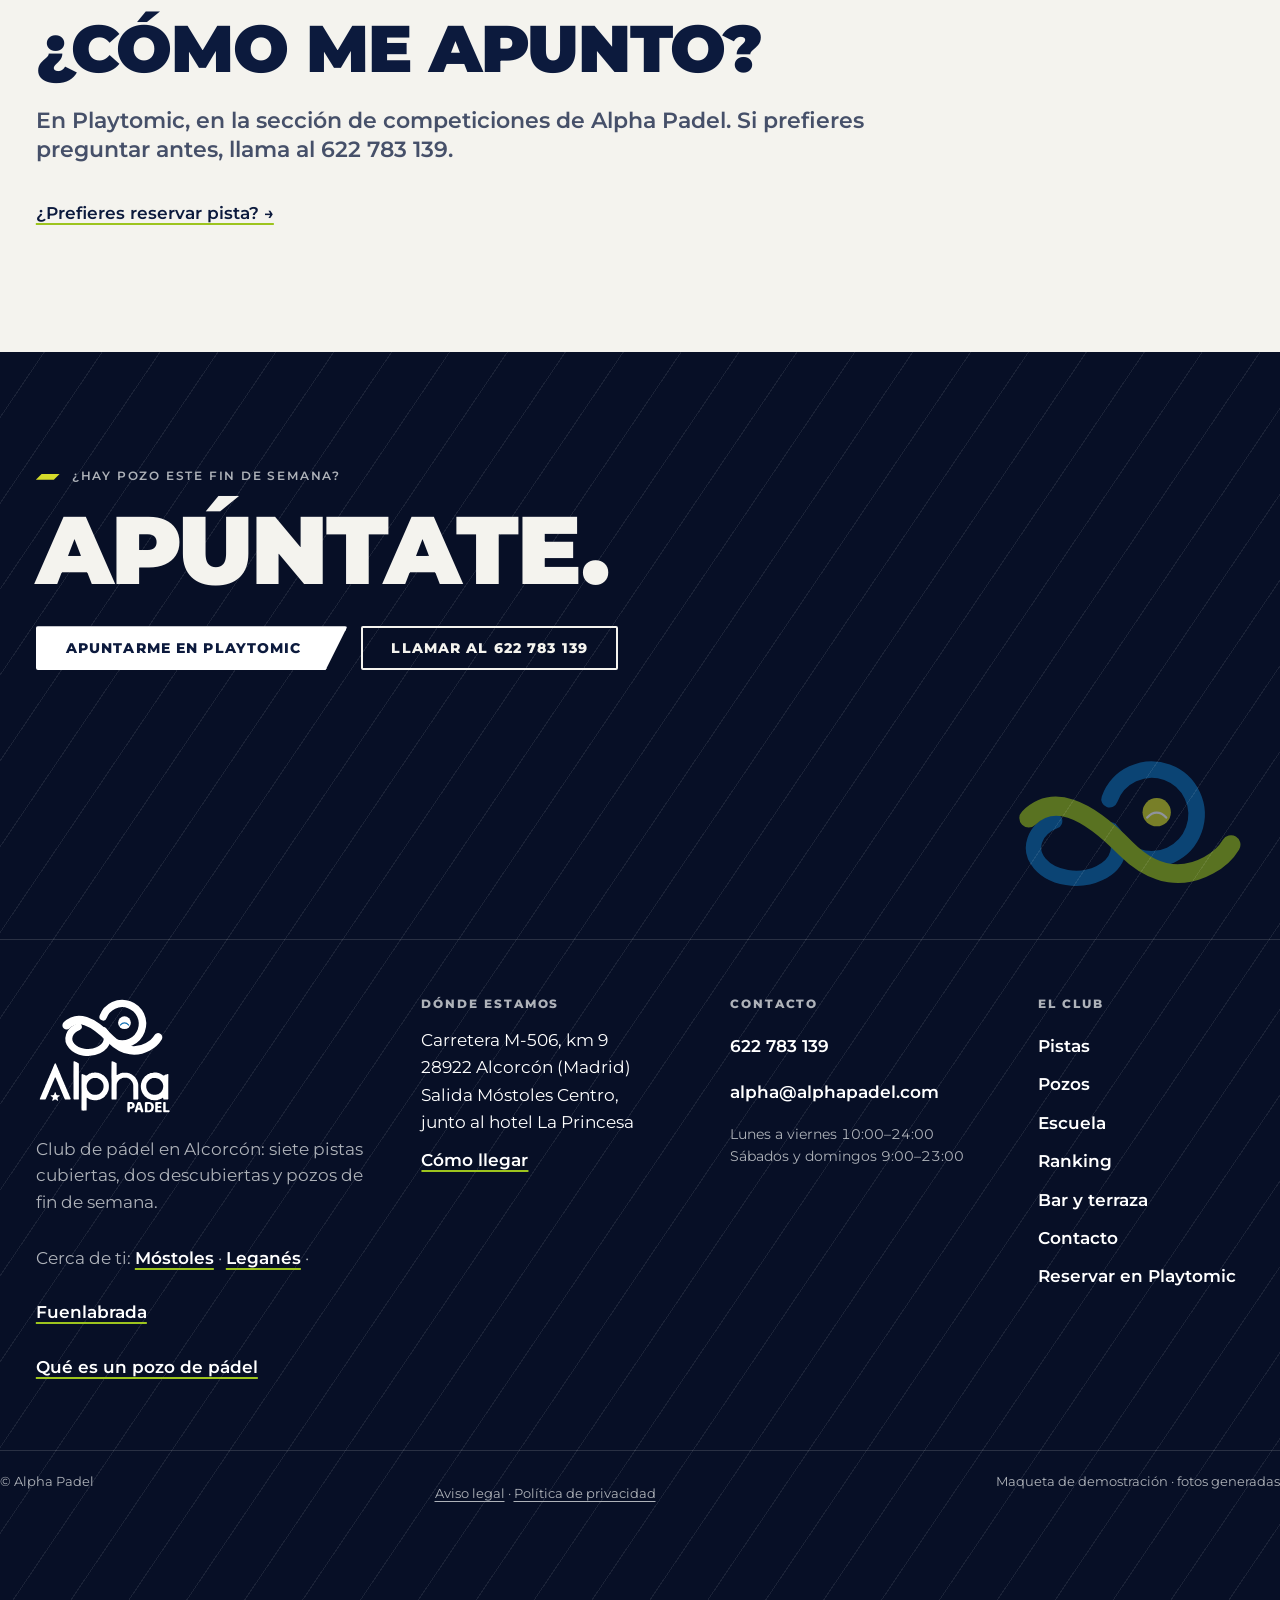
<file: pozos/index.html>
<!doctype html>
<html lang="es">
<head>
<meta charset="utf-8">
<meta name="viewport" content="width=device-width,initial-scale=1">
<title>Pozos de pádel en Alcorcón, fines de semana · Alpha Padel</title>
<meta name="description" content="Pozos de pádel en Alcorcón de viernes a domingo: seis partidos de quince minutos, por nivel, solo o en pareja, y picoteo al acabar.">
<meta name="robots" content="noindex">
<link rel="canonical" href="https://alphapadel.com/pozos/">
<meta property="og:type" content="website">
<meta property="og:locale" content="es_ES">
<meta property="og:site_name" content="Alpha Padel">
<meta property="og:title" content="Pozos de pádel en Alcorcón, fines de semana · Alpha Padel">
<meta property="og:description" content="Pozos de pádel en Alcorcón de viernes a domingo: seis partidos de quince minutos, por nivel, solo o en pareja, y picoteo al acabar.">
<meta property="og:url" content="https://alphapadel.com/pozos/">
<meta property="og:image" content="https://alphapadel.com/imagenes/fotos/hilera-de-pistas-cubiertas-1100.jpg">
<meta name="twitter:card" content="summary_large_image">
<meta name="twitter:title" content="Pozos de pádel en Alcorcón, fines de semana · Alpha Padel">
<meta name="twitter:description" content="Pozos de pádel en Alcorcón de viernes a domingo: seis partidos de quince minutos, por nivel, solo o en pareja, y picoteo al acabar.">
<meta name="twitter:image" content="https://alphapadel.com/imagenes/fotos/hilera-de-pistas-cubiertas-1100.jpg">
<link rel="icon" href="../imagenes/simbolo-original.svg" type="image/svg+xml">
<link rel="preload" href="../fonts/Montserrat-Variable.woff2" as="font" type="font/woff2" crossorigin>
<link rel="stylesheet" href="../css/estilo.css">
<script type="application/ld+json">{"@context": "https://schema.org", "@graph": [{"@type": "WebSite", "@id": "https://alphapadel.com/#web", "url": "https://alphapadel.com/", "name": "Alpha Padel", "inLanguage": "es", "publisher": {"@id": "https://alphapadel.com/#club"}}, {"@type": "BreadcrumbList", "itemListElement": [{"@type": "ListItem", "position": 1, "name": "Inicio", "item": "https://alphapadel.com/"}, {"@type": "ListItem", "position": 2, "name": "Pozos", "item": "https://alphapadel.com/pozos/"}]}, {"@type": "WebPage", "@id": "https://alphapadel.com/pozos/#pagina", "url": "https://alphapadel.com/pozos/", "name": "Pozos de pádel en Alcorcón, fines de semana · Alpha Padel", "description": "Pozos de pádel en Alcorcón de viernes a domingo: seis partidos de quince minutos, por nivel, solo o en pareja, y picoteo al acabar.", "inLanguage": "es", "isPartOf": {"@id": "https://alphapadel.com/#web"}, "about": {"@id": "https://alphapadel.com/#club"}}, {"@type": "SportsActivityLocation", "@id": "https://alphapadel.com/#club", "name": "Alpha Padel", "url": "https://alphapadel.com/"}]}</script>
</head>
<body>
<a class="sr" href="#principal">Saltar al contenido</a>
<header class="cab"><div class="cont">
<a class="logo" href="../" aria-label="Alpha Padel, inicio"><img src="../imagenes/logo-original-color.svg" alt="Alpha Padel" width="73" height="64"></a>
<nav aria-label="Principal"><a href="../pistas-y-tarifas/">Pistas</a><a href="../pozos/" aria-current="page" data-cta="pozo" data-ubic="cabecera">Pozos</a><a href="../escuela-de-padel/">Escuela</a><a href="../ranking/">Ranking</a><a href="../bar-y-terraza/">Bar y terraza</a><a href="../contacto/" data-cta="como-llegar" data-ubic="cabecera">Contacto</a><a class="btn" href="https://playtomic.com/clubs/alpha-padel" rel="noopener" data-cta="reserva" data-ubic="cabecera"><span>Reserva en Playtomic</span></a></nav>
<button class="menu-b" aria-label="Abrir el menú" aria-expanded="false"><i></i><i></i></button>
</div></header>
<div class="panel" role="dialog" aria-label="Menú"><button class="cerrar" aria-label="Cerrar el menú">×</button>
<a href="../">Inicio</a><a href="../pistas-y-tarifas/">Pistas</a><a href="../pozos/" aria-current="page" data-cta="pozo" data-ubic="cabecera">Pozos</a><a href="../escuela-de-padel/">Escuela</a><a href="../ranking/">Ranking</a><a href="../bar-y-terraza/">Bar y terraza</a><a href="../contacto/" data-cta="como-llegar" data-ubic="cabecera">Contacto</a><a href="https://playtomic.com/clubs/alpha-padel" data-cta="reserva" data-ubic="cabecera">Reserva en Playtomic</a><a href="tel:+34622783139" data-cta="llamar" data-ubic="cabecera">Llamar</a></div>
<main id="principal">
<section class="port-i prof"><div class="cont"><div>
<p class="eti">Pozos</p><h1 class="h1">Pozos de pádel en Alcorcón</h1>
<p class="sub txt" style="margin-top:24px">Viernes, sábado y domingo, mañana y tarde. Seis partidos de quince minutos: quien gana sube de pista, quien pierde baja. Te apuntas solo o en pareja, juegas por nivel y acabas con picoteo.</p>
<div class="grupo"><a class="btn" href="https://playtomic.com/clubs/alpha-padel" rel="noopener" data-cta="reserva" data-ubic="hero"><span>Apúntate en Playtomic</span></a><a class="btn sec2" href="tel:+34622783139" data-cta="llamar" data-ubic="hero"><span>Llámanos al 622 783 139</span></a></div><p class="micro">La inscripción se hace en Playtomic.</p><p class="prueba">Más de 600 reseñas en Google</p>
<blockquote style="margin:32px 0 0;font-size:15px;max-width:44ch;color:var(--ap-texto-2-sobre-oscuro)">«Las pistas están genial. Buenos profesores dando clases técnicas y dinamicas.Los pozos muy chulos, con buen ambiente y picoteo. Buen servicio y el personal es majo y atento.»<br><b style="color:#fff;font-size:12px;letter-spacing:.12em;text-transform:uppercase">Miguel Ángel · Google</b></blockquote></div>
<div class="foto corte" style="aspect-ratio:4/5"><img src="../imagenes/fotos/cambio-de-pista-en-pozo.jpg" srcset="../imagenes/fotos/cambio-de-pista-en-pozo-640.jpg 640w, ../imagenes/fotos/cambio-de-pista-en-pozo-1100.jpg 1100w, ../imagenes/fotos/cambio-de-pista-en-pozo.jpg 1920w" sizes="(max-width:1023px) 100vw, 48vw" alt="Pozo en marcha, jugadores cambiando de pista" width="1920" height="1072" loading="eager" fetchpriority="high" decoding="async"></div></div></section>
<section class="cinta" aria-label="Datos del club"><div class="cinta-p"><span>Picoteo al acabar</span><span>Bar en invierno</span><span>Terraza de verano con barbacoa</span><span>Siete pistas cubiertas</span><span>Dos descubiertas</span><span>Pozos de viernes a domingo</span><span>Seis partidos de quince minutos</span><span aria-hidden="true">Picoteo al acabar</span><span aria-hidden="true">Bar en invierno</span><span aria-hidden="true">Terraza de verano con barbacoa</span><span aria-hidden="true">Siete pistas cubiertas</span><span aria-hidden="true">Dos descubiertas</span><span aria-hidden="true">Pozos de viernes a domingo</span><span aria-hidden="true">Seis partidos de quince minutos</span></div>
<button class="pausa-b" type="button" aria-label="Pausa: detener la cinta" aria-pressed="false">Pausa</button></section>
<section class="pozo prof clav" id="como-funciona" aria-labelledby="t-pozo"><div class="pozo-in"><div class="cont">
<p class="eti">Pozos</p><h2 class="h1" id="t-pozo" style="margin-bottom:28px">¿Cómo funciona un pozo?</h2>
<div class="pozo-gr">
<figure>
<div class="esc" role="img" aria-label="Esquema de un pozo con siete pistas numeradas del 1 al 7. Sales en la pista 4: si ganas, subes a la 3; si pierdes, bajas a la 5. Cada partido dura quince minutos y, al sonar la bocina, cambias de pista.">
<div class="fil-p"><span>1</span></div><div class="fil-p"><span>2</span></div><div class="fil-p"><span>3</span></div><div class="fil-p"><span>4</span></div><div class="fil-p"><span>5</span></div><div class="fil-p"><span>6</span></div><div class="fil-p"><span>7</span></div><span class="ficha-et">Tu pista de salida</span><span class="ficha">TÚ</span>
<span class="flc" style="--fila:2">↑ Ganas: subes</span><span class="flc" style="--fila:4">↓ Pierdes: bajas</span></div>
<div class="ind" aria-hidden="true"><span class="t">Partido 1 de 6</span><i></i><i></i><i></i><i></i><i></i><i></i></div>
<div class="barra15" aria-hidden="true"><i></i></div>
<div class="boc" aria-hidden="true">BOCINA · 15 MIN</div>
<div class="ctrl" role="group" aria-label="Ver qué pasa"><button type="button" data-res="gano" aria-pressed="true">Si gano</button><button type="button" data-res="pierdo" aria-pressed="false">Si pierdo</button></div>
<figcaption class="ejem">Ejemplo: sales en la 4.</figcaption>
</figure>
<ol class="pasos" style="list-style:none;margin:0;padding:0">
<li class="paso act"><b>1 · SORTEO</b><p>Al llegar se sortea: sacas una bola de una bolsa y te toca tu pista de salida.</p><div class="foto" ><img src="../imagenes/fotos/sorteo-bola-numerada-en-bolsa.jpg" srcset="../imagenes/fotos/sorteo-bola-numerada-en-bolsa-640.jpg 640w, ../imagenes/fotos/sorteo-bola-numerada-en-bolsa-1100.jpg 1100w, ../imagenes/fotos/sorteo-bola-numerada-en-bolsa.jpg 1920w" sizes="(max-width:1023px) 100vw, 48vw" alt="Una mano saca de una bolsa una pelota de tenis amarilla con un número pintado a mano" width="1289" height="1600" loading="lazy" decoding="async"></div></li>
<li class="paso"><b>2 · QUINCE MINUTOS</b><p>Los partidos son de quince minutos y, cuando suena la bocina, se acaba el partido y cambias de pista.</p></li>
<li class="paso"><b>3 · SUBES O BAJAS</b><p>Si ganas, subes (de la 4 a la 3, por ejemplo); si pierdes, bajas (a la 5). Así juegas seis partidos.</p></li>
</ol></div></div></div></section>

<section class="sec"><div class="cont"><p class="eti">Tipos de pozo</p><h2 class="h1 rev" style="margin-bottom:48px">¿Qué pozos hay?</h2>
<div class="tarjetas">
<article class="tarjeta rev"><div class="foto  foto-bn" style="aspect-ratio:4/5"><img src="../imagenes/fotos/pareja-jugando-en-la-red.jpg" srcset="../imagenes/fotos/pareja-jugando-en-la-red-640.jpg 640w, ../imagenes/fotos/pareja-jugando-en-la-red-1100.jpg 1100w, ../imagenes/fotos/pareja-jugando-en-la-red.jpg 1920w" sizes="(max-width:1023px) 100vw, 48vw" alt="Pareja jugando en la red" width="1547" height="1920" loading="lazy" decoding="async"></div><h3>Iniciación y nivel medio</h3><p class="txt">Si estás empezando o juegas de vez en cuando, los pozos de iniciación y de nivel medio son los tuyos: ambiente y partidos igualados.</p></article>
<article class="tarjeta rev" style="--d:.1s"><div class="foto  foto-bn" ><img src="../imagenes/fotos/grupo-picoteo-cerveza-bar.jpg" srcset="../imagenes/fotos/grupo-picoteo-cerveza-bar-640.jpg 640w, ../imagenes/fotos/grupo-picoteo-cerveza-bar-1100.jpg 1100w, ../imagenes/fotos/grupo-picoteo-cerveza-bar.jpg 1920w" sizes="(max-width:1023px) 100vw, 48vw" alt="Amigos con cervezas y picoteo en el bar" width="1547" height="1920" loading="lazy" decoding="async"></div><h3>Pozos con picoteo</h3><p class="txt">Después del pozo, cervezas y algo de picar en el bar y la terraza.</p></article>
<article class="tarjeta rev" style="--d:.2s"><div class="foto  foto-bn" ><img src="../imagenes/fotos/jugadores-chocan-la-mano-tras-partido.jpg" srcset="../imagenes/fotos/jugadores-chocan-la-mano-tras-partido-640.jpg 640w, ../imagenes/fotos/jugadores-chocan-la-mano-tras-partido-1100.jpg 1100w, ../imagenes/fotos/jugadores-chocan-la-mano-tras-partido.jpg 1920w" sizes="(max-width:1023px) 100vw, 48vw" alt="Dos jugadores chocan la mano tras el partido" width="1920" height="1288" loading="lazy" decoding="async"></div><h3>Pregunta por los premios</h3><p class="txt">Cada pozo es distinto: consulta en el club qué se juega en el próximo.</p></article>
</div></div></section>
<section class="sec calido"><div class="cont"><div class="dos">
<div class="rev"><p class="eti">Compañía</p><h2 class="h1">¿Puedo ir solo?</h2><p class="sub txt">Sí. Te apuntas solo o en pareja desde Playtomic; los partidos son por nivel, así que juegas con gente de tu nivel.</p></div>
<div class="foto corte rev" ><img src="../imagenes/fotos/dos-amigas-abrazadas-con-palas.jpg" srcset="../imagenes/fotos/dos-amigas-abrazadas-con-palas-640.jpg 640w, ../imagenes/fotos/dos-amigas-abrazadas-con-palas-1100.jpg 1100w, ../imagenes/fotos/dos-amigas-abrazadas-con-palas.jpg 1920w" sizes="(max-width:1023px) 100vw, 48vw" alt="Pareja de amigos con las palas, riendo" width="1920" height="1288" loading="lazy" decoding="async"></div>
</div></div></section>
<section class="osc gran"><div class="cont"><p class="eti">Precio</p><h2 class="h1 rev">¿Cuánto cuesta?</h2>
<p class="disp rev" style="margin:32px 0 16px;--d:.1s">El precio de cada pozo, en Playtomic.</p>
<p class="micro">Cada pozo tiene su precio, que varía según el pozo.</p>
<div class="grupo"><a class="btn" href="https://playtomic.com/clubs/alpha-padel" rel="noopener" data-cta="reserva" data-ubic="cuerpo"><span>Apúntate en Playtomic</span></a></div></div></section>
<section class="sec"><div class="cont rev"><p class="eti">Inscripción</p><h2 class="h1">¿Cómo me apunto?</h2>
<p class="sub txt">En Playtomic, en la sección de competiciones de Alpha Padel. Si prefieres preguntar antes, llama al 622 783 139.</p>
<p style="margin-top:24px"><a class="enl" href="../pistas-y-tarifas/">¿Prefieres reservar pista? →</a></p></div></section>
</main>
<footer class="pie prof"><div class="cont">
<p class="eti">¿Hay pozo este fin de semana?</p>
<p class="cierre">Apúntate.</p>
<div class="grupo"><a class="btn" href="https://playtomic.com/clubs/alpha-padel" rel="noopener" target="_blank" data-cta="reserva" data-ubic="pie"><span>Apuntarme en Playtomic</span></a><a class="btn sec2" href="tel:+34622783139" data-cta="llamar" data-ubic="pie"><span>Llamar al 622 783 139</span></a></div>
</div>
<div class="pie-a" aria-hidden="true"><img src="../imagenes/simbolo-original.svg" alt="" width="640" height="640"></div>
<div class="cont pie-f">
<div class="pf-m"><img src="../imagenes/logo-original-blanco.svg" alt="Alpha Padel" width="137" height="120"><p>Club de pádel en Alcorcón: siete pistas cubiertas, dos descubiertas y pozos de fin de semana.</p><p class="pf-z">Cerca de ti: <a class="enl" href="../padel-mostoles/">Móstoles</a> · <a class="enl" href="../padel-leganes/">Leganés</a> · <a class="enl" href="../padel-fuenlabrada/">Fuenlabrada</a><br><a class="enl" href="../blog/que-es-un-pozo-de-padel/">Qué es un pozo de pádel</a></p></div>
<div><h2>Dónde estamos</h2><address>Carretera M-506, km 9<br>28922 Alcorcón (Madrid)<br>Salida Móstoles Centro,<br>junto al hotel La Princesa</address><p><a class="enl" href="https://www.google.com/maps?cid=16412759027479425247" rel="noopener" data-cta="como-llegar" data-ubic="pie">Cómo llegar</a></p></div>
<div><h2>Contacto</h2><p><a href="tel:+34622783139" data-cta="llamar" data-ubic="pie">622 783 139</a></p><p><a href="mailto:alpha@alphapadel.com">alpha@alphapadel.com</a></p><p class="pf-h">Lunes a viernes 10:00–24:00<br>Sábados y domingos 9:00–23:00</p></div>
<div><h2>El club</h2><ul><li><a href="../pistas-y-tarifas/">Pistas</a></li><li><a href="../pozos/" data-cta="pozo" data-ubic="pie">Pozos</a></li><li><a href="../escuela-de-padel/">Escuela</a></li><li><a href="../ranking/">Ranking</a></li><li><a href="../bar-y-terraza/">Bar y terraza</a></li><li><a href="../contacto/" data-cta="como-llegar" data-ubic="pie">Contacto</a></li><li><a href="https://playtomic.com/clubs/alpha-padel" rel="noopener" data-cta="reserva" data-ubic="pie">Reservar en Playtomic</a></li></ul></div>
</div>
<div class="cont pie-leg"><span>© Alpha Padel</span><span><a href="../aviso-legal/">Aviso legal</a> · <a href="../politica-de-privacidad/">Política de privacidad</a></span><span>Maqueta de demostración · fotos generadas</span></div>
</footer>
<div class="barra" aria-label="Reserva rápida"><a class="rp" href="https://playtomic.com/clubs/alpha-padel" rel="noopener" data-cta="reserva" data-ubic="barra">Reserva tu pista<small>en Playtomic</small></a><a class="ll" href="tel:+34622783139" data-cta="llamar" data-ubic="barra">Llamar</a></div>
<script src="../js/maqueta.js" defer></script>
</body>
</html>
</file>
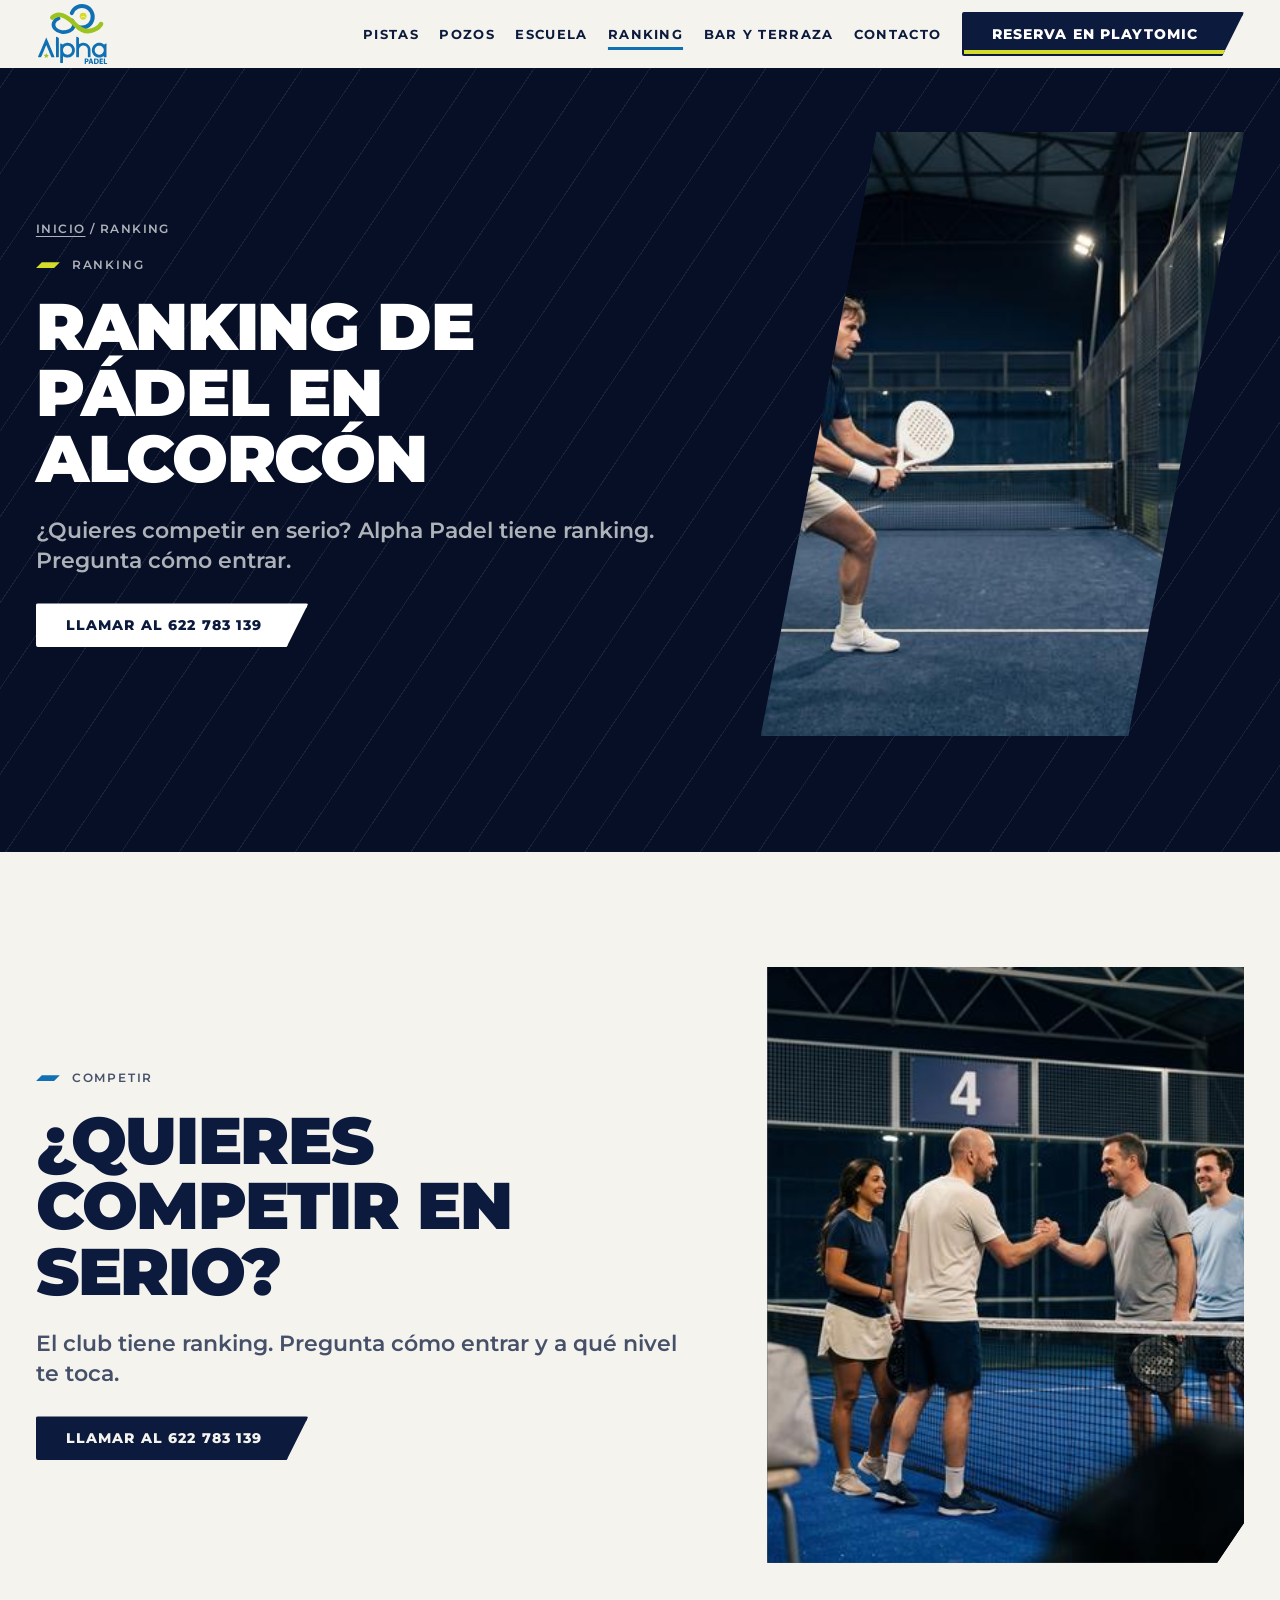
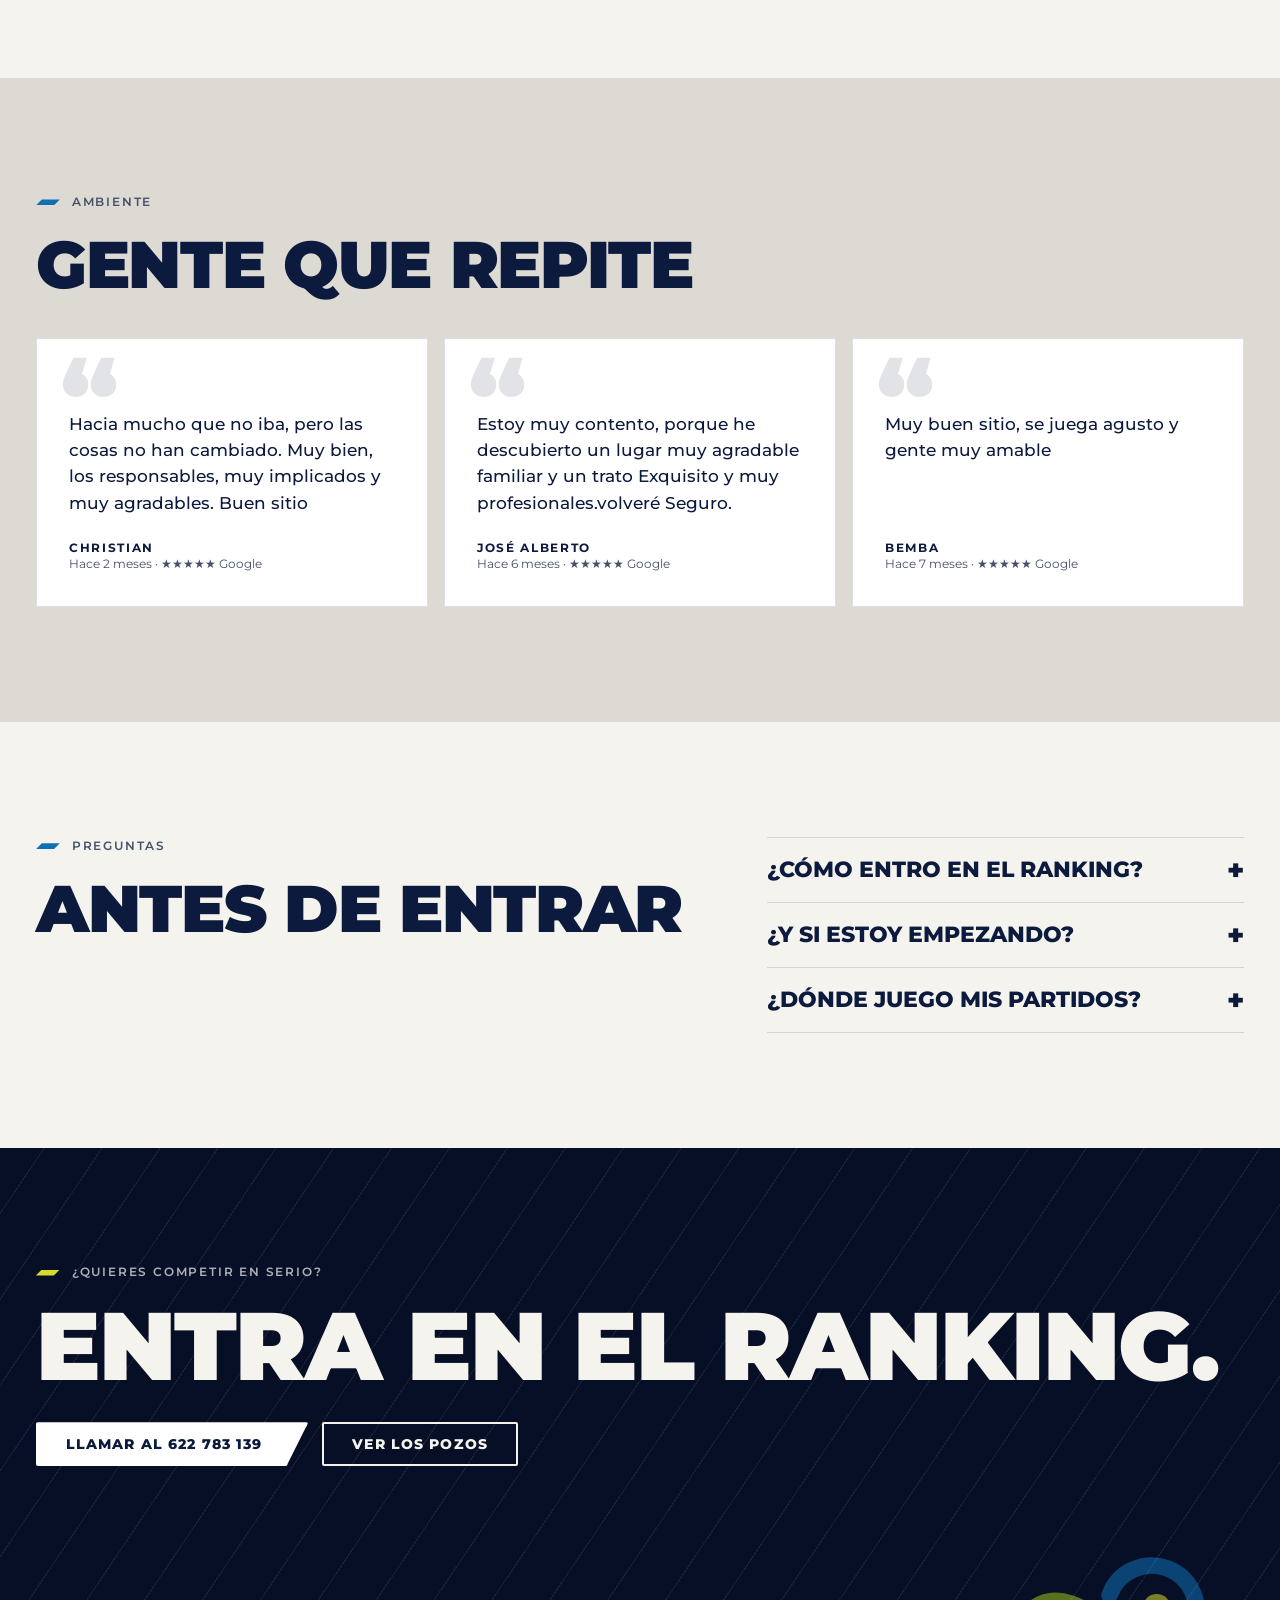
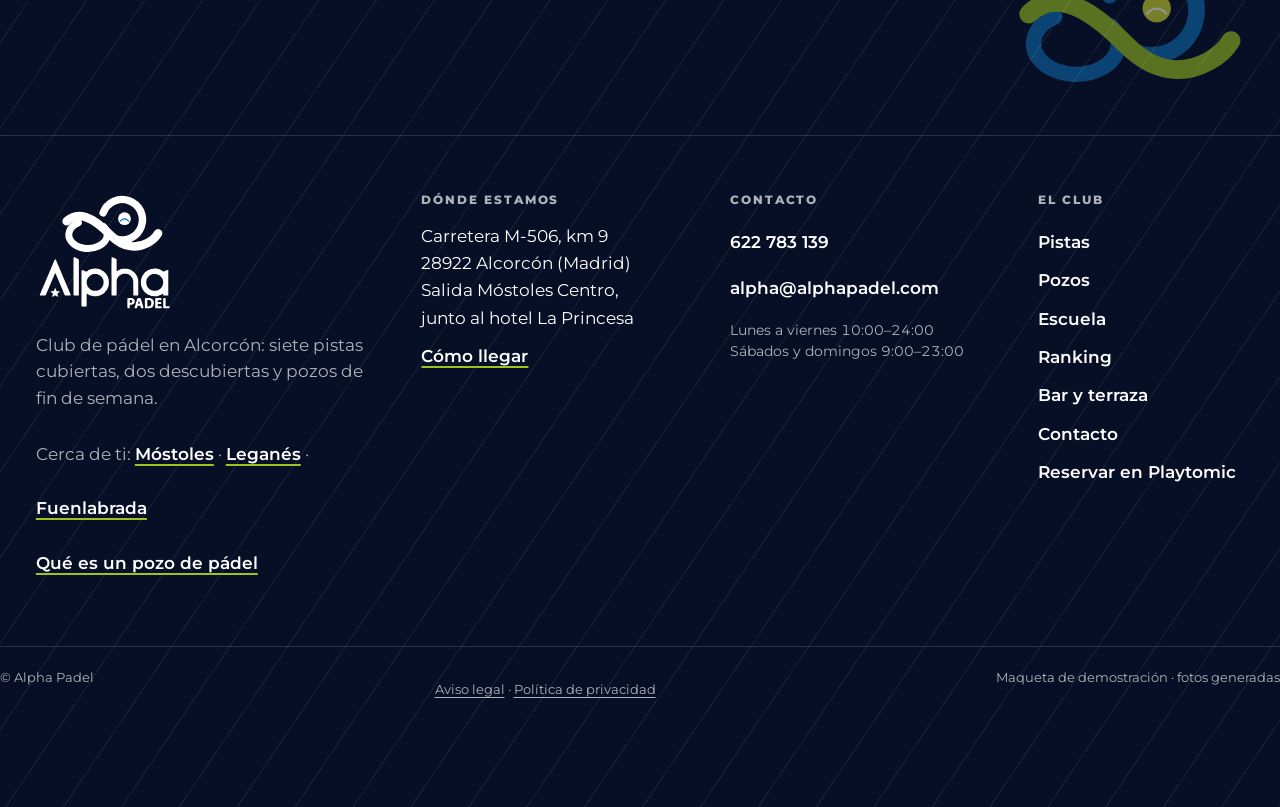
<file: ranking/index.html>
<!doctype html>
<html lang="es">
<head>
<meta charset="utf-8">
<meta name="viewport" content="width=device-width,initial-scale=1">
<title>Ranking de pádel en Alcorcón · Alpha Padel</title>
<meta name="description" content="Ranking de pádel en Alpha Padel, Alcorcón: pregunta cómo entrar y en qué consiste llamando al 622 783 139. El club tiene escuela, pozos y pistas cubiertas.">
<meta name="robots" content="noindex">
<link rel="canonical" href="https://alphapadel.com/ranking/">
<meta property="og:type" content="website">
<meta property="og:locale" content="es_ES">
<meta property="og:site_name" content="Alpha Padel">
<meta property="og:title" content="Ranking de pádel en Alcorcón · Alpha Padel">
<meta property="og:description" content="Ranking de pádel en Alpha Padel, Alcorcón: pregunta cómo entrar y en qué consiste llamando al 622 783 139. El club tiene escuela, pozos y pistas cubiertas.">
<meta property="og:url" content="https://alphapadel.com/ranking/">
<meta property="og:image" content="https://alphapadel.com/imagenes/fotos/hilera-de-pistas-cubiertas-1100.jpg">
<meta name="twitter:card" content="summary_large_image">
<meta name="twitter:title" content="Ranking de pádel en Alcorcón · Alpha Padel">
<meta name="twitter:description" content="Ranking de pádel en Alpha Padel, Alcorcón: pregunta cómo entrar y en qué consiste llamando al 622 783 139. El club tiene escuela, pozos y pistas cubiertas.">
<meta name="twitter:image" content="https://alphapadel.com/imagenes/fotos/hilera-de-pistas-cubiertas-1100.jpg">
<link rel="icon" href="../imagenes/simbolo-original.svg" type="image/svg+xml">
<link rel="preload" href="../fonts/Montserrat-Variable.woff2" as="font" type="font/woff2" crossorigin>
<link rel="stylesheet" href="../css/estilo.css">
<script type="application/ld+json">{"@context": "https://schema.org", "@graph": [{"@type": "WebSite", "@id": "https://alphapadel.com/#web", "url": "https://alphapadel.com/", "name": "Alpha Padel", "inLanguage": "es", "publisher": {"@id": "https://alphapadel.com/#club"}}, {"@type": "BreadcrumbList", "itemListElement": [{"@type": "ListItem", "position": 1, "name": "Inicio", "item": "https://alphapadel.com/"}, {"@type": "ListItem", "position": 2, "name": "Ranking", "item": "https://alphapadel.com/ranking/"}]}, {"@type": "WebPage", "@id": "https://alphapadel.com/ranking/#pagina", "url": "https://alphapadel.com/ranking/", "name": "Ranking de pádel en Alcorcón · Alpha Padel", "description": "Ranking de pádel en Alpha Padel, Alcorcón: pregunta cómo entrar y en qué consiste llamando al 622 783 139. El club tiene escuela, pozos y pistas cubiertas.", "inLanguage": "es", "isPartOf": {"@id": "https://alphapadel.com/#web"}, "about": {"@id": "https://alphapadel.com/#club"}}, {"@type": "SportsActivityLocation", "@id": "https://alphapadel.com/#club", "name": "Alpha Padel", "url": "https://alphapadel.com/"}, {"@type": "FAQPage", "mainEntity": [{"@type": "Question", "name": "¿Cómo entro en el ranking?", "acceptedAnswer": {"@type": "Answer", "text": "Llama al 622 783 139 o escribe a alpha@alphapadel.com y te explicamos cómo apuntarte."}}, {"@type": "Question", "name": "¿Y si estoy empezando?", "acceptedAnswer": {"@type": "Answer", "text": "Los pozos de iniciación y nivel medio son el mejor punto de partida: juegas seis partidos de quince minutos con gente de tu nivel."}}, {"@type": "Question", "name": "¿Dónde juego mis partidos?", "acceptedAnswer": {"@type": "Answer", "text": "En las pistas del club: siete cubiertas para jugar llueva o haga sol y dos descubiertas. Las reservas se hacen en Playtomic."}}]}]}</script>
</head>
<body>
<a class="sr" href="#principal">Saltar al contenido</a>
<header class="cab"><div class="cont">
<a class="logo" href="../" aria-label="Alpha Padel, inicio"><img src="../imagenes/logo-original-color.svg" alt="Alpha Padel" width="73" height="64"></a>
<nav aria-label="Principal"><a href="../pistas-y-tarifas/">Pistas</a><a href="../pozos/" data-cta="pozo" data-ubic="cabecera">Pozos</a><a href="../escuela-de-padel/">Escuela</a><a href="../ranking/" aria-current="page">Ranking</a><a href="../bar-y-terraza/">Bar y terraza</a><a href="../contacto/" data-cta="como-llegar" data-ubic="cabecera">Contacto</a><a class="btn" href="https://playtomic.com/clubs/alpha-padel" rel="noopener" data-cta="reserva" data-ubic="cabecera"><span>Reserva en Playtomic</span></a></nav>
<button class="menu-b" aria-label="Abrir el menú" aria-expanded="false"><i></i><i></i></button>
</div></header>
<div class="panel" role="dialog" aria-label="Menú"><button class="cerrar" aria-label="Cerrar el menú">×</button>
<a href="../">Inicio</a><a href="../pistas-y-tarifas/">Pistas</a><a href="../pozos/" data-cta="pozo" data-ubic="cabecera">Pozos</a><a href="../escuela-de-padel/">Escuela</a><a href="../ranking/" aria-current="page">Ranking</a><a href="../bar-y-terraza/">Bar y terraza</a><a href="../contacto/" data-cta="como-llegar" data-ubic="cabecera">Contacto</a><a href="https://playtomic.com/clubs/alpha-padel" data-cta="reserva" data-ubic="cabecera">Reserva en Playtomic</a><a href="tel:+34622783139" data-cta="llamar" data-ubic="cabecera">Llamar</a></div>
<main id="principal">
<section class="port-i prof"><div class="cont"><div>
<nav class="mig" aria-label="Migas de pan"><a href="../">Inicio</a> / Ranking</nav><p class="eti">Ranking</p><h1 class="h1">Ranking de pádel en Alcorcón</h1>
<p class="sub txt" style="margin-top:24px">¿Quieres competir en serio? Alpha Padel tiene ranking. Pregunta cómo entrar.</p>
<div class="grupo"><a class="btn" href="tel:+34622783139" data-cta="llamar" data-ubic="hero"><span>Llamar al 622 783 139</span></a></div></div>
<div class="foto corte" style="aspect-ratio:4/5"><img src="../imagenes/fotos/jugador-espera-en-la-red.jpg" srcset="../imagenes/fotos/jugador-espera-en-la-red-640.jpg 640w, ../imagenes/fotos/jugador-espera-en-la-red-1100.jpg 1100w, ../imagenes/fotos/jugador-espera-en-la-red.jpg 1920w" sizes="(max-width:1023px) 100vw, 48vw" alt="Jugador esperando en la red" width="1920" height="1288" loading="lazy" decoding="async"></div></div></section>
<section class="sec"><div class="cont"><div class="dos">
<div class="rev"><p class="eti">Competir</p><h2 class="h1">¿Quieres competir en serio?</h2>
<p class="sub txt">El club tiene ranking. Pregunta cómo entrar y a qué nivel te toca.</p>
<div class="grupo"><a class="btn" href="tel:+34622783139" data-cta="llamar" data-ubic="cuerpo"><span>Llamar al 622 783 139</span></a></div></div>
<div class="foto corte rev foto-bn" ><img src="../imagenes/fotos/saludo-en-la-red-fin-de-pozo.jpg" srcset="../imagenes/fotos/saludo-en-la-red-fin-de-pozo-640.jpg 640w, ../imagenes/fotos/saludo-en-la-red-fin-de-pozo-1100.jpg 1100w, ../imagenes/fotos/saludo-en-la-red-fin-de-pozo.jpg 1920w" sizes="(max-width:1023px) 100vw, 48vw" alt="Jugadores se saludan en la red al acabar" width="1920" height="1288" loading="lazy" decoding="async"></div>
</div></div></section>
<section class="sec calido"><div class="cont"><p class="eti">Ambiente</p><h2 class="h1 rev" style="margin-bottom:40px">Gente que repite</h2><div class="rev-g"><article class="rev-c rev"><p>Hacia mucho que no iba, pero las cosas no han cambiado. Muy bien, los responsables, muy implicados y muy agradables. Buen sitio</p><b>Christian</b><small>Hace 2 meses · ★★★★★ Google</small></article><article class="rev-c rev"><p>Estoy muy contento, porque he descubierto un lugar muy agradable familiar y un trato Exquisito y muy profesionales.volveré Seguro.</p><b>José Alberto</b><small>Hace 6 meses · ★★★★★ Google</small></article><article class="rev-c rev"><p>Muy buen sitio, se juega agusto y gente muy amable</p><b>Bemba</b><small>Hace 7 meses · ★★★★★ Google</small></article></div></div></section>
<section class="sec"><div class="cont"><div class="dos" style="align-items:start"><div class="rev"><p class="eti">Preguntas</p><h2 class="h1">Antes de entrar</h2></div>
<div class="faq"><details><summary>¿Cómo entro en el ranking?</summary><p>Llama al 622 783 139 o escribe a alpha@alphapadel.com y te explicamos cómo apuntarte.</p></details><details><summary>¿Y si estoy empezando?</summary><p>Los pozos de iniciación y nivel medio son el mejor punto de partida: juegas seis partidos de quince minutos con gente de tu nivel.</p></details><details><summary>¿Dónde juego mis partidos?</summary><p>En las pistas del club: siete cubiertas para jugar llueva o haga sol y dos descubiertas. Las reservas se hacen en Playtomic.</p></details></div>
</div></div></section>
</main>
<footer class="pie prof"><div class="cont">
<p class="eti">¿Quieres competir en serio?</p>
<p class="cierre">Entra en el ranking.</p>
<div class="grupo"><a class="btn" href="tel:+34622783139" data-cta="llamar" data-ubic="pie"><span>Llamar al 622 783 139</span></a><a class="btn sec2" href="../pozos/" data-cta="pozo" data-ubic="pie"><span>Ver los pozos</span></a></div>
</div>
<div class="pie-a" aria-hidden="true"><img src="../imagenes/simbolo-original.svg" alt="" width="640" height="640"></div>
<div class="cont pie-f">
<div class="pf-m"><img src="../imagenes/logo-original-blanco.svg" alt="Alpha Padel" width="137" height="120"><p>Club de pádel en Alcorcón: siete pistas cubiertas, dos descubiertas y pozos de fin de semana.</p><p class="pf-z">Cerca de ti: <a class="enl" href="../padel-mostoles/">Móstoles</a> · <a class="enl" href="../padel-leganes/">Leganés</a> · <a class="enl" href="../padel-fuenlabrada/">Fuenlabrada</a><br><a class="enl" href="../blog/que-es-un-pozo-de-padel/">Qué es un pozo de pádel</a></p></div>
<div><h2>Dónde estamos</h2><address>Carretera M-506, km 9<br>28922 Alcorcón (Madrid)<br>Salida Móstoles Centro,<br>junto al hotel La Princesa</address><p><a class="enl" href="https://www.google.com/maps?cid=16412759027479425247" rel="noopener" data-cta="como-llegar" data-ubic="pie">Cómo llegar</a></p></div>
<div><h2>Contacto</h2><p><a href="tel:+34622783139" data-cta="llamar" data-ubic="pie">622 783 139</a></p><p><a href="mailto:alpha@alphapadel.com">alpha@alphapadel.com</a></p><p class="pf-h">Lunes a viernes 10:00–24:00<br>Sábados y domingos 9:00–23:00</p></div>
<div><h2>El club</h2><ul><li><a href="../pistas-y-tarifas/">Pistas</a></li><li><a href="../pozos/" data-cta="pozo" data-ubic="pie">Pozos</a></li><li><a href="../escuela-de-padel/">Escuela</a></li><li><a href="../ranking/">Ranking</a></li><li><a href="../bar-y-terraza/">Bar y terraza</a></li><li><a href="../contacto/" data-cta="como-llegar" data-ubic="pie">Contacto</a></li><li><a href="https://playtomic.com/clubs/alpha-padel" rel="noopener" data-cta="reserva" data-ubic="pie">Reservar en Playtomic</a></li></ul></div>
</div>
<div class="cont pie-leg"><span>© Alpha Padel</span><span><a href="../aviso-legal/">Aviso legal</a> · <a href="../politica-de-privacidad/">Política de privacidad</a></span><span>Maqueta de demostración · fotos generadas</span></div>
</footer>
<div class="barra" aria-label="Reserva rápida"><a class="rp" href="https://playtomic.com/clubs/alpha-padel" rel="noopener" data-cta="reserva" data-ubic="barra">Reserva tu pista<small>en Playtomic</small></a><a class="ll" href="tel:+34622783139" data-cta="llamar" data-ubic="barra">Llamar</a></div>
<script src="../js/maqueta.js" defer></script>
</body>
</html>
</file>
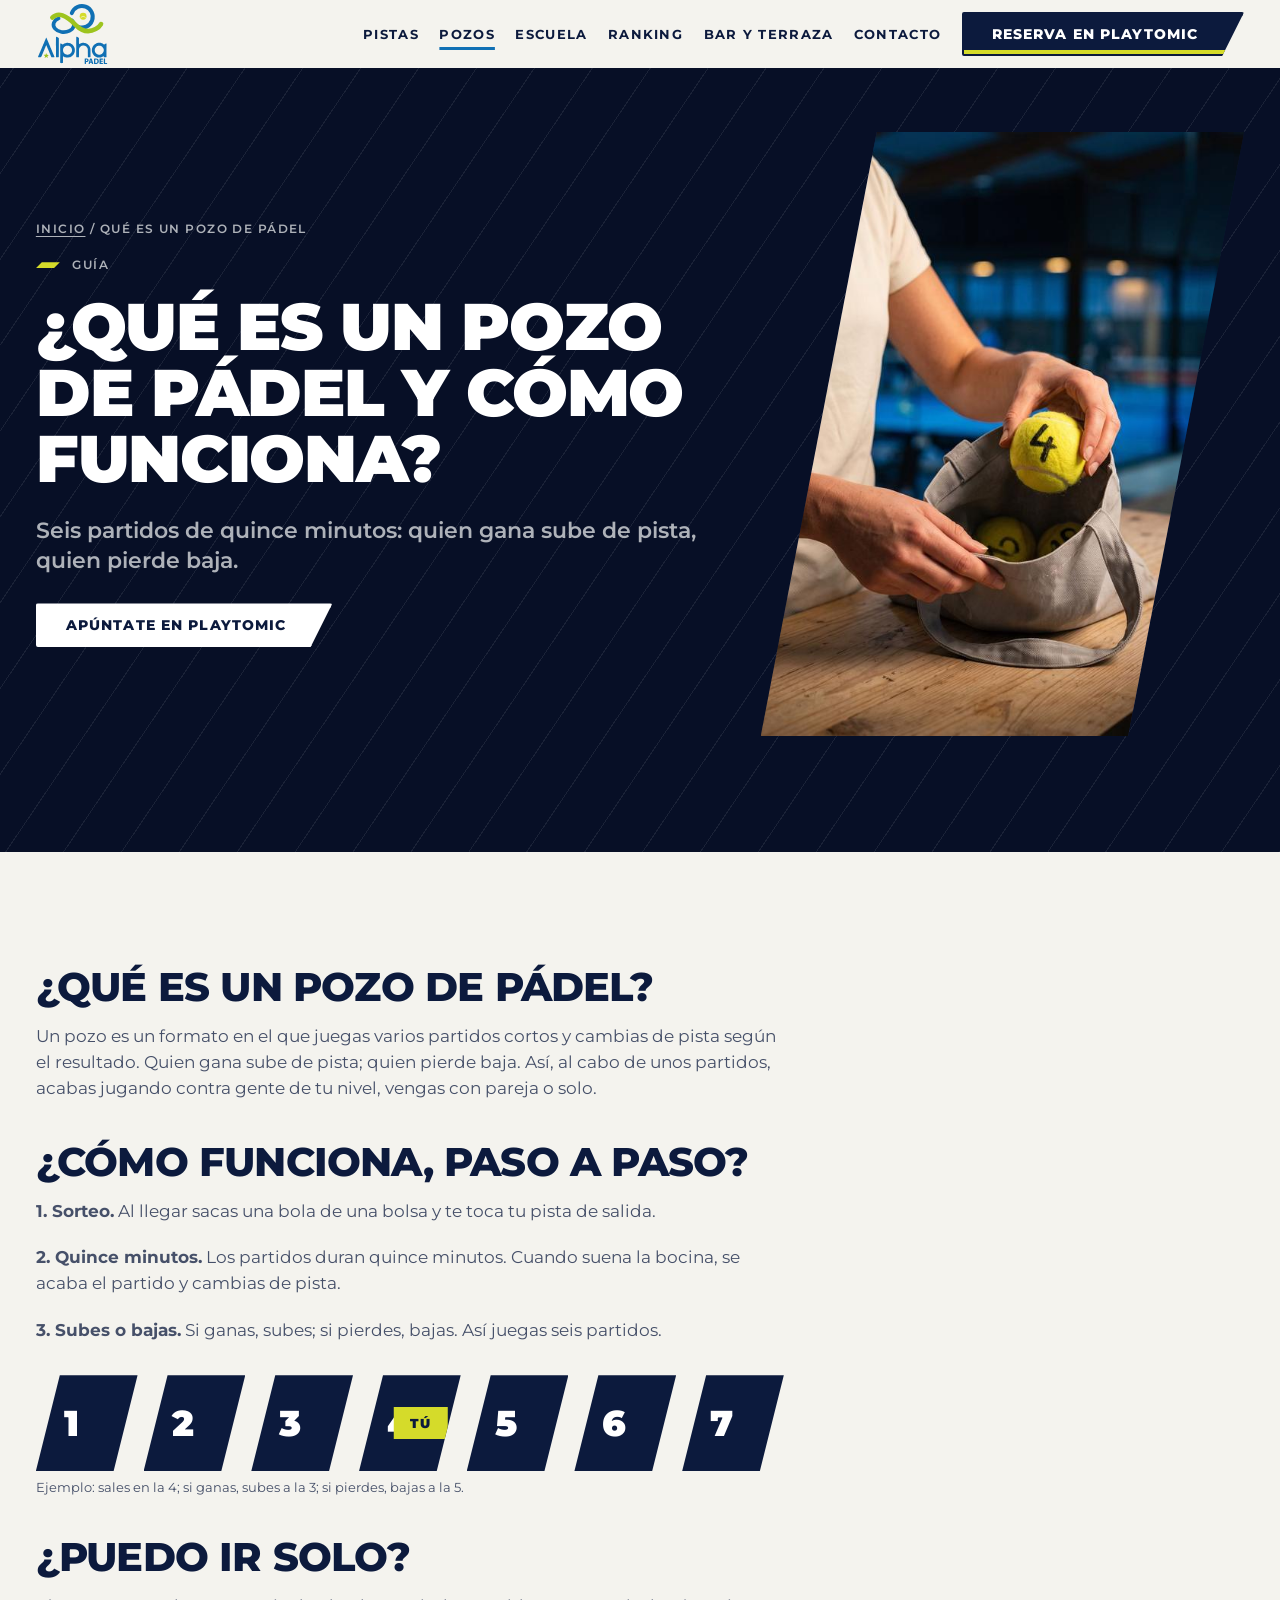
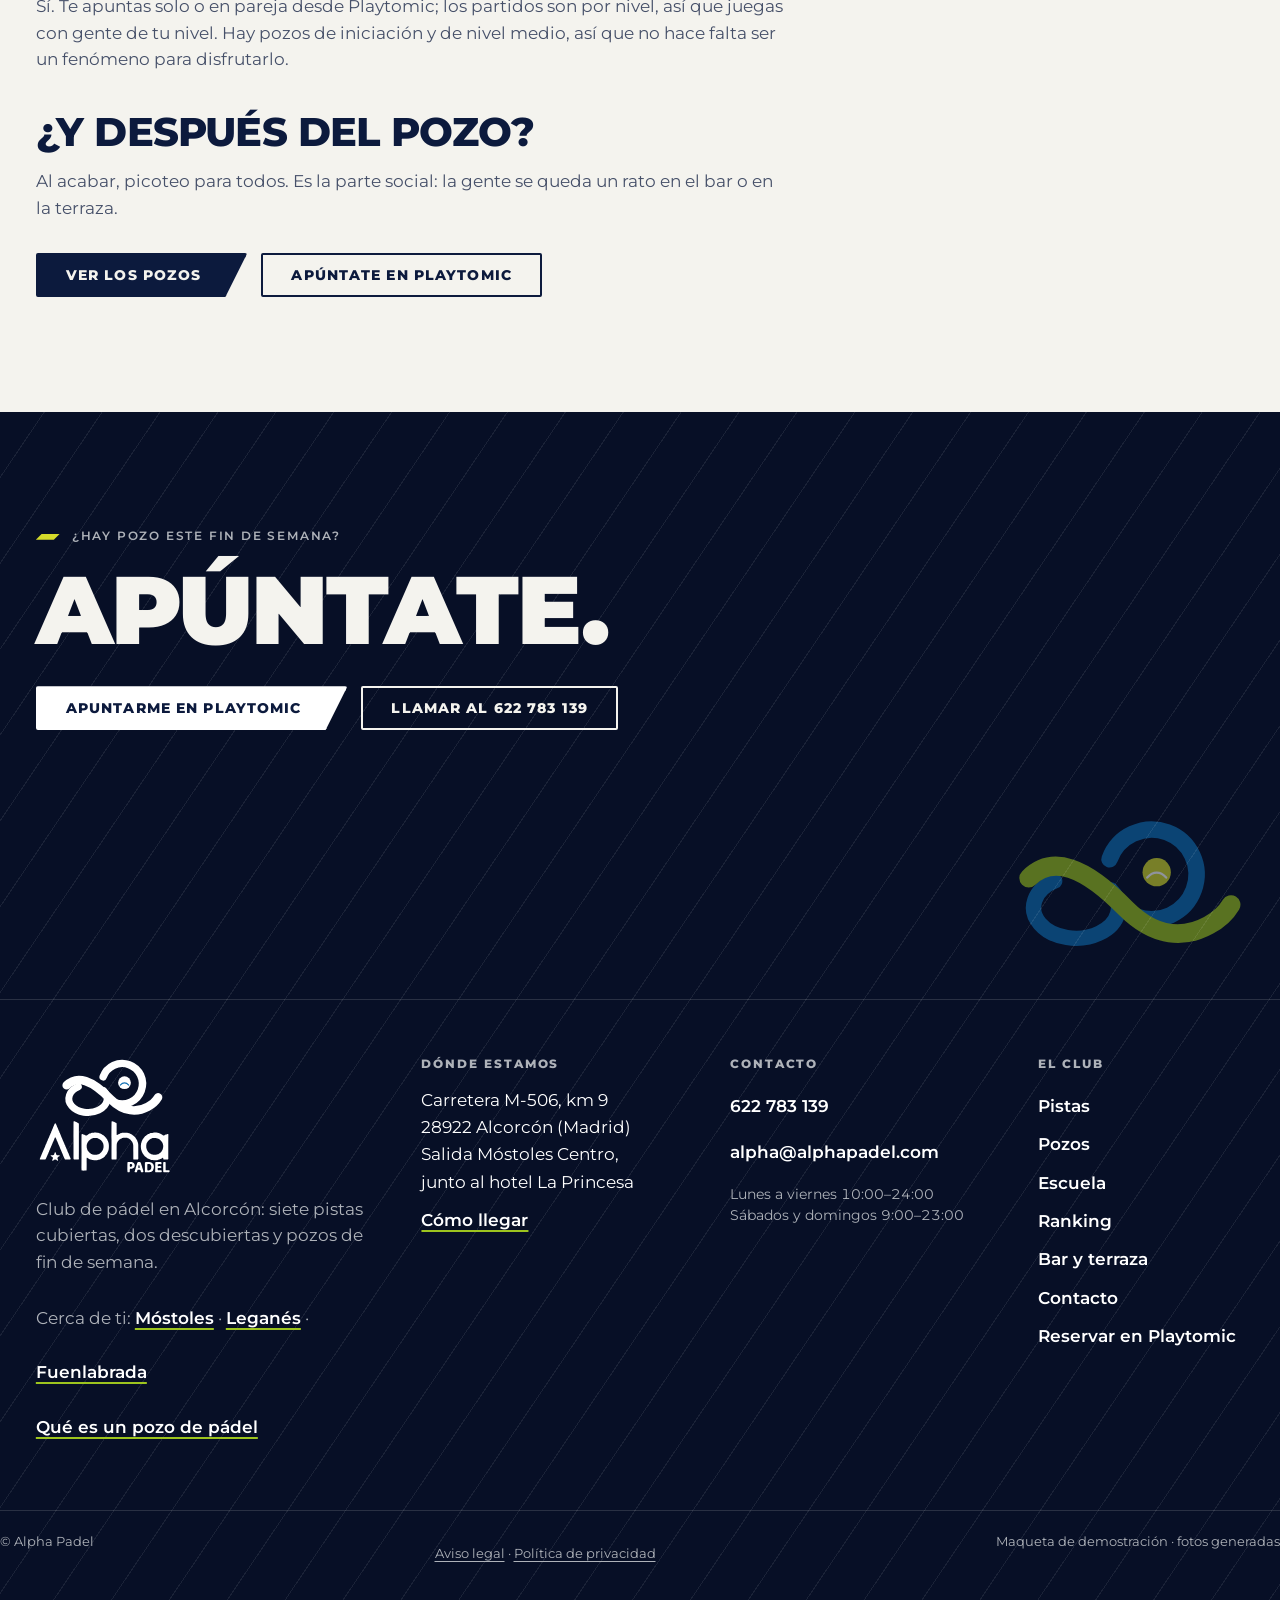
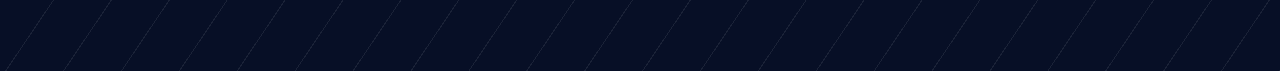
<file: blog/que-es-un-pozo-de-padel/index.html>
<!doctype html>
<html lang="es">
<head>
<meta charset="utf-8">
<meta name="viewport" content="width=device-width,initial-scale=1">
<title>Qué es un pozo de pádel y cómo funciona · Alpha Padel</title>
<meta name="description" content="Qué es un pozo de pádel y cómo funciona: seis partidos de quince minutos, quien gana sube de pista y quien pierde baja. Cómo apuntarte.">
<meta name="robots" content="noindex">
<link rel="canonical" href="https://alphapadel.com/blog/que-es-un-pozo-de-padel/">
<meta property="og:type" content="website">
<meta property="og:locale" content="es_ES">
<meta property="og:site_name" content="Alpha Padel">
<meta property="og:title" content="Qué es un pozo de pádel y cómo funciona · Alpha Padel">
<meta property="og:description" content="Qué es un pozo de pádel y cómo funciona: seis partidos de quince minutos, quien gana sube de pista y quien pierde baja. Cómo apuntarte.">
<meta property="og:url" content="https://alphapadel.com/blog/que-es-un-pozo-de-padel/">
<meta property="og:image" content="https://alphapadel.com/imagenes/fotos/hilera-de-pistas-cubiertas-1100.jpg">
<meta name="twitter:card" content="summary_large_image">
<meta name="twitter:title" content="Qué es un pozo de pádel y cómo funciona · Alpha Padel">
<meta name="twitter:description" content="Qué es un pozo de pádel y cómo funciona: seis partidos de quince minutos, quien gana sube de pista y quien pierde baja. Cómo apuntarte.">
<meta name="twitter:image" content="https://alphapadel.com/imagenes/fotos/hilera-de-pistas-cubiertas-1100.jpg">
<link rel="icon" href="../../imagenes/simbolo-original.svg" type="image/svg+xml">
<link rel="preload" href="../../fonts/Montserrat-Variable.woff2" as="font" type="font/woff2" crossorigin>
<link rel="stylesheet" href="../../css/estilo.css">
<script type="application/ld+json">{"@context": "https://schema.org", "@graph": [{"@type": "WebSite", "@id": "https://alphapadel.com/#web", "url": "https://alphapadel.com/", "name": "Alpha Padel", "inLanguage": "es", "publisher": {"@id": "https://alphapadel.com/#club"}}, {"@type": "BreadcrumbList", "itemListElement": [{"@type": "ListItem", "position": 1, "name": "Inicio", "item": "https://alphapadel.com/"}, {"@type": "ListItem", "position": 2, "name": "Blog", "item": "https://alphapadel.com/blog/"}, {"@type": "ListItem", "position": 3, "name": "Qué es un pozo de pádel", "item": "https://alphapadel.com/blog/que-es-un-pozo-de-padel/"}]}, {"@type": "BlogPosting", "@id": "https://alphapadel.com/blog/que-es-un-pozo-de-padel/#pagina", "url": "https://alphapadel.com/blog/que-es-un-pozo-de-padel/", "name": "Qué es un pozo de pádel y cómo funciona · Alpha Padel", "description": "Qué es un pozo de pádel y cómo funciona: seis partidos de quince minutos, quien gana sube de pista y quien pierde baja. Cómo apuntarte.", "inLanguage": "es", "isPartOf": {"@id": "https://alphapadel.com/#web"}, "about": {"@id": "https://alphapadel.com/#club"}, "headline": "Qué es un pozo de pádel y cómo funciona", "author": {"@id": "https://alphapadel.com/#club"}, "publisher": {"@id": "https://alphapadel.com/#club"}}, {"@type": "SportsActivityLocation", "@id": "https://alphapadel.com/#club", "name": "Alpha Padel", "url": "https://alphapadel.com/"}]}</script>
</head>
<body>
<a class="sr" href="#principal">Saltar al contenido</a>
<header class="cab"><div class="cont">
<a class="logo" href="../../" aria-label="Alpha Padel, inicio"><img src="../../imagenes/logo-original-color.svg" alt="Alpha Padel" width="73" height="64"></a>
<nav aria-label="Principal"><a href="../../pistas-y-tarifas/">Pistas</a><a href="../../pozos/" aria-current="page" data-cta="pozo" data-ubic="cabecera">Pozos</a><a href="../../escuela-de-padel/">Escuela</a><a href="../../ranking/">Ranking</a><a href="../../bar-y-terraza/">Bar y terraza</a><a href="../../contacto/" data-cta="como-llegar" data-ubic="cabecera">Contacto</a><a class="btn" href="https://playtomic.com/clubs/alpha-padel" rel="noopener" data-cta="reserva" data-ubic="cabecera"><span>Reserva en Playtomic</span></a></nav>
<button class="menu-b" aria-label="Abrir el menú" aria-expanded="false"><i></i><i></i></button>
</div></header>
<div class="panel" role="dialog" aria-label="Menú"><button class="cerrar" aria-label="Cerrar el menú">×</button>
<a href="../../">Inicio</a><a href="../../pistas-y-tarifas/">Pistas</a><a href="../../pozos/" aria-current="page" data-cta="pozo" data-ubic="cabecera">Pozos</a><a href="../../escuela-de-padel/">Escuela</a><a href="../../ranking/">Ranking</a><a href="../../bar-y-terraza/">Bar y terraza</a><a href="../../contacto/" data-cta="como-llegar" data-ubic="cabecera">Contacto</a><a href="https://playtomic.com/clubs/alpha-padel" data-cta="reserva" data-ubic="cabecera">Reserva en Playtomic</a><a href="tel:+34622783139" data-cta="llamar" data-ubic="cabecera">Llamar</a></div>
<main id="principal">
<section class="port-i prof"><div class="cont"><div>
<nav class="mig" aria-label="Migas de pan"><a href="../../">Inicio</a> / Qué es un pozo de pádel</nav><p class="eti">Guía</p><h1 class="h1">¿Qué es un pozo de pádel y cómo funciona?</h1>
<p class="sub txt" style="margin-top:24px">Seis partidos de quince minutos: quien gana sube de pista, quien pierde baja.</p>
<div class="grupo"><a class="btn" href="https://playtomic.com/clubs/alpha-padel" rel="noopener" data-cta="reserva" data-ubic="hero"><span>Apúntate en Playtomic</span></a></div></div>
<div class="foto corte" style="aspect-ratio:4/5"><img src="../../imagenes/fotos/sorteo-bola-numerada-en-bolsa.jpg" srcset="../../imagenes/fotos/sorteo-bola-numerada-en-bolsa-640.jpg 640w, ../../imagenes/fotos/sorteo-bola-numerada-en-bolsa-1100.jpg 1100w, ../../imagenes/fotos/sorteo-bola-numerada-en-bolsa.jpg 1920w" sizes="(max-width:1023px) 100vw, 48vw" alt="Una mano saca de una bolsa una pelota amarilla con un número pintado a mano" width="1289" height="1600" loading="lazy" decoding="async"></div></div></section>
<section class="sec"><div class="cont"><article class="art">
<h2 class="h2">¿Qué es un pozo de pádel?</h2>
<p>Un pozo es un formato en el que juegas varios partidos cortos y cambias de pista según el resultado. Quien gana sube de pista; quien pierde baja. Así, al cabo de unos partidos, acabas jugando contra gente de tu nivel, vengas con pareja o solo.</p>
<h2 class="h2">¿Cómo funciona, paso a paso?</h2>
<p><b>1. Sorteo.</b> Al llegar sacas una bola de una bolsa y te toca tu pista de salida.</p>
<p><b>2. Quince minutos.</b> Los partidos duran quince minutos. Cuando suena la bocina, se acaba el partido y cambias de pista.</p>
<p><b>3. Subes o bajas.</b> Si ganas, subes; si pierdes, bajas. Así juegas seis partidos.</p>
<div class="tira-pozo" aria-label="Las siete pistas de un pozo: sales en la 4"><div style="--i:0">1</div><div style="--i:1">2</div><div style="--i:2">3</div><div class="yo" style="--i:3">4</div><div style="--i:4">5</div><div style="--i:5">6</div><div style="--i:6">7</div><small>Ejemplo: sales en la 4; si ganas, subes a la 3; si pierdes, bajas a la 5.</small></div>
<h2 class="h2">¿Puedo ir solo?</h2>
<p>Sí. Te apuntas solo o en pareja desde Playtomic; los partidos son por nivel, así que juegas con gente de tu nivel. Hay pozos de iniciación y de nivel medio, así que no hace falta ser un fenómeno para disfrutarlo.</p>
<h2 class="h2">¿Y después del pozo?</h2>
<p>Al acabar, picoteo para todos. Es la parte social: la gente se queda un rato en el bar o en la terraza.</p>
<div class="grupo"><a class="btn" href="../../pozos/" data-cta="pozo" data-ubic="cuerpo"><span>Ver los pozos</span></a><a class="btn sec2" href="https://playtomic.com/clubs/alpha-padel" rel="noopener" data-cta="reserva" data-ubic="cuerpo"><span>Apúntate en Playtomic</span></a></div>
</article></div></section>
</main>
<footer class="pie prof"><div class="cont">
<p class="eti">¿Hay pozo este fin de semana?</p>
<p class="cierre">Apúntate.</p>
<div class="grupo"><a class="btn" href="https://playtomic.com/clubs/alpha-padel" rel="noopener" target="_blank" data-cta="reserva" data-ubic="pie"><span>Apuntarme en Playtomic</span></a><a class="btn sec2" href="tel:+34622783139" data-cta="llamar" data-ubic="pie"><span>Llamar al 622 783 139</span></a></div>
</div>
<div class="pie-a" aria-hidden="true"><img src="../../imagenes/simbolo-original.svg" alt="" width="640" height="640"></div>
<div class="cont pie-f">
<div class="pf-m"><img src="../../imagenes/logo-original-blanco.svg" alt="Alpha Padel" width="137" height="120"><p>Club de pádel en Alcorcón: siete pistas cubiertas, dos descubiertas y pozos de fin de semana.</p><p class="pf-z">Cerca de ti: <a class="enl" href="../../padel-mostoles/">Móstoles</a> · <a class="enl" href="../../padel-leganes/">Leganés</a> · <a class="enl" href="../../padel-fuenlabrada/">Fuenlabrada</a><br><a class="enl" href="../../blog/que-es-un-pozo-de-padel/">Qué es un pozo de pádel</a></p></div>
<div><h2>Dónde estamos</h2><address>Carretera M-506, km 9<br>28922 Alcorcón (Madrid)<br>Salida Móstoles Centro,<br>junto al hotel La Princesa</address><p><a class="enl" href="https://www.google.com/maps?cid=16412759027479425247" rel="noopener" data-cta="como-llegar" data-ubic="pie">Cómo llegar</a></p></div>
<div><h2>Contacto</h2><p><a href="tel:+34622783139" data-cta="llamar" data-ubic="pie">622 783 139</a></p><p><a href="mailto:alpha@alphapadel.com">alpha@alphapadel.com</a></p><p class="pf-h">Lunes a viernes 10:00–24:00<br>Sábados y domingos 9:00–23:00</p></div>
<div><h2>El club</h2><ul><li><a href="../../pistas-y-tarifas/">Pistas</a></li><li><a href="../../pozos/" data-cta="pozo" data-ubic="pie">Pozos</a></li><li><a href="../../escuela-de-padel/">Escuela</a></li><li><a href="../../ranking/">Ranking</a></li><li><a href="../../bar-y-terraza/">Bar y terraza</a></li><li><a href="../../contacto/" data-cta="como-llegar" data-ubic="pie">Contacto</a></li><li><a href="https://playtomic.com/clubs/alpha-padel" rel="noopener" data-cta="reserva" data-ubic="pie">Reservar en Playtomic</a></li></ul></div>
</div>
<div class="cont pie-leg"><span>© Alpha Padel</span><span><a href="../../aviso-legal/">Aviso legal</a> · <a href="../../politica-de-privacidad/">Política de privacidad</a></span><span>Maqueta de demostración · fotos generadas</span></div>
</footer>
<div class="barra" aria-label="Reserva rápida"><a class="rp" href="https://playtomic.com/clubs/alpha-padel" rel="noopener" data-cta="reserva" data-ubic="barra">Reserva tu pista<small>en Playtomic</small></a><a class="ll" href="tel:+34622783139" data-cta="llamar" data-ubic="barra">Llamar</a></div>
<script src="../../js/maqueta.js" defer></script>
</body>
</html>
</file>
<file: css/estilo.css>
/* Alpha Padel · maqueta de venta · tokens de FIRMA.md §5 · tema derivado de 008-ALERIC/tema (código propio) */
@font-face{font-family:'Montserrat';src:url('../fonts/Montserrat-Variable.woff2') format('woff2');font-weight:100 900;font-display:swap}
:root{
  --ap-marino:#0C1A3D;--ap-marino-profundo:#070F26;--ap-blanco-pista:#F4F3EE;--ap-gris-calido:#DCDAD2;
  --ap-gris-acero:#6B7080;--ap-gris-acero-texto:#565A66;--ap-gris-acero-sobre-oscuro:#979BA6;--ap-blanco:#fff;
  --ap-texto:var(--ap-marino);--ap-texto-2:#465069;--ap-texto-sobre-oscuro:#F4F3EE;--ap-texto-2-sobre-oscuro:#AEB2B9;
  --ap-filete:rgba(12,26,61,.14);--ap-filete-oscuro:rgba(244,243,238,.14);--ap-velo:rgba(7,15,38,.62);--ap-trama:rgba(255,255,255,.08);
  --t-display:clamp(2.875rem,1.6rem + 5.6vw,6rem);--t-h1:clamp(2.25rem,1.4rem + 3.4vw,4.5rem);
  --t-h2:clamp(1.75rem,1.3rem + 1.6vw,2.5rem);--t-cierre:clamp(3rem,1.2rem + 6vw,6.5rem);
  --t-cifra:clamp(4.5rem,2rem + 8vw,9rem);--t-sub:clamp(1.125rem,1.05rem + .4vw,1.375rem);--t-cuerpo:clamp(1rem,.96rem + .2vw,1.0625rem);
  --mx:clamp(16px,2.8vw,40px);--sec:clamp(64px,9vw,144px);--cab:80px;
  --ease:cubic-bezier(.22,1,.36,1);--tan:.675; /* 1/tan(56°) */
}
*{box-sizing:border-box}
html{scroll-behavior:smooth;-webkit-text-size-adjust:100%}
body{margin:0;font-family:'Montserrat',Arial,sans-serif;font-size:var(--t-cuerpo);line-height:1.55;color:var(--ap-texto);background:var(--ap-blanco-pista);overflow-x:hidden}
h1,h2,h3,p,figure,ul{margin:0}
a{color:inherit}
img,svg{display:block;max-width:100%}
:focus-visible{outline:3px solid var(--ap-marino);outline-offset:2px}
.osc :focus-visible,.cab :focus-visible{outline-color:#fff}
.sr{position:absolute;width:1px;height:1px;overflow:hidden;clip:rect(0 0 0 0);white-space:nowrap}
.cont{max-width:1320px;margin:0 auto;padding:0 var(--mx)}
.sec{padding:var(--sec) 0;position:relative}
.osc{background:var(--ap-marino);color:var(--ap-texto-sobre-oscuro)}
.prof{background:var(--ap-marino-profundo);color:var(--ap-texto-sobre-oscuro)}
.calido{background:var(--ap-gris-calido)}
/* tipografía */
.eti{font-weight:600;font-size:.75rem;letter-spacing:.15em;text-transform:uppercase;display:flex;align-items:center;gap:12px;margin-bottom:20px;color:var(--ap-texto-2)}
.osc .eti,.prof .eti{color:var(--ap-texto-2-sobre-oscuro)}
.eti::before{content:"";width:24px;height:6px;background:currentColor;clip-path:polygon(6px 0,100% 0,calc(100% - 6px) 100%,0 100%)}
.disp,.h1,.h2,.cierre{font-weight:900;text-transform:uppercase;letter-spacing:-.02em;line-height:1}
.disp{font-size:var(--t-display)}.h1{font-size:var(--t-h1)}.h2{font-size:var(--t-h2);font-weight:800;margin-bottom:24px}
.cierre{font-size:var(--t-cierre);line-height:.92}
.sub{font-size:var(--t-sub);font-weight:600;line-height:1.35}
.txt{max-width:62ch;color:var(--ap-texto-2)}
.osc .txt,.prof .txt{color:var(--ap-texto-2-sobre-oscuro)}
.micro{font-size:12px;color:var(--ap-texto-2);margin-top:10px}.osc .micro,.prof .micro{color:var(--ap-texto-2-sobre-oscuro)}
/* botones */
.btn{--c:var(--ap-marino);--f:var(--ap-blanco-pista);position:relative;display:inline-flex;align-items:center;justify-content:center;min-height:56px;padding:0 44px 0 28px;border:2px solid var(--c);border-radius:2px;background:var(--c);color:var(--f);font:800 14px/1 'Montserrat',Arial,sans-serif;letter-spacing:.08em;text-transform:uppercase;text-decoration:none;cursor:pointer;overflow:hidden;clip-path:polygon(0 0,100% 0,calc(100% - 22px) 100%,0 100%);isolation:isolate;transition:transform .12s}
.btn::before{content:"";position:absolute;inset:0;z-index:-1;background:var(--f);transform:translateX(-110%) skewX(-34deg);transition:transform .28s var(--ease)}
.btn span{transition:color .28s var(--ease)}
.osc .btn,.prof .btn,.cab .btn{--c:#fff;--f:var(--ap-marino)}
.osc .btn::before,.prof .btn::before,.cab .btn::before{background:var(--ap-marino-profundo)}
@media(hover:hover){.osc .btn:hover span,.prof .btn:hover span,.cab .btn:hover span{color:#fff}}
.btn:active{transform:scale(.97);transition:transform .12s var(--ease)}
.btn.sec2{background:transparent;color:var(--c);clip-path:none;padding:0 28px}
.btn.sec2::before{background:var(--c)}
.osc .btn.sec2,.prof .btn.sec2{--c:var(--ap-blanco-pista);color:var(--ap-blanco-pista);background:transparent}
.osc .btn.sec2::before,.prof .btn.sec2::before{background:var(--ap-blanco-pista)}
@media(hover:hover){.osc .btn.sec2:hover span,.prof .btn.sec2:hover span{color:var(--ap-marino)}}
@media(hover:hover){.btn.sec2:hover span{color:var(--ap-blanco-pista)}}
@media(hover:hover){.btn:hover::before{transform:translateX(0) skewX(0)}}
.enl{font-weight:600;text-decoration:underline;text-underline-offset:4px;text-decoration-thickness:1px}
.grupo{display:flex;flex-wrap:wrap;gap:14px;margin-top:28px}
/* cabecera */
.cab{position:fixed;inset:0 0 auto 0;z-index:50;height:var(--cab);background:var(--ap-marino);color:#fff;transition:height .3s var(--ease)}
.cab.baja{--cab:68px;height:68px}
.cab .cont{height:100%;display:flex;align-items:center;justify-content:space-between;gap:24px}
.cab .logo img{width:73px;height:64px}
.cab nav{display:flex;align-items:center;gap:clamp(14px,1.6vw,28px)}
.cab nav a:not(.btn){font-weight:700;font-size:13px;letter-spacing:.1em;text-transform:uppercase;text-decoration:none}
.cab nav a:not(.btn):hover{text-decoration:underline;text-underline-offset:6px}
.menu-b{display:none;width:48px;height:48px;border:2px solid #fff;background:transparent;color:#fff;border-radius:2px;cursor:pointer}
.menu-b i{display:block;width:22px;height:2px;background:#fff;margin:5px auto}
.panel{position:fixed;inset:0 0 0 auto;width:min(360px,100%);z-index:60;background:var(--ap-marino-profundo);color:#fff;transform:translateX(100%);transition:transform .32s var(--ease),visibility 0s linear .32s;padding:96px 32px 32px;visibility:hidden}
.panel.abierto{transform:none;visibility:visible;transition-delay:0s}
.scrim{position:fixed;inset:0;z-index:55;background:rgba(7,15,38,.55);opacity:0;visibility:hidden;transition:opacity .25s var(--ease),visibility 0s linear .25s}
.scrim.vis{opacity:1;visibility:visible;transition-delay:0s}
body.sin-scroll{overflow:hidden}
.panel a{display:block;padding:18px 0;border-bottom:1px solid var(--ap-filete-oscuro);font-weight:800;font-size:22px;text-transform:uppercase;text-decoration:none}
.panel .cerrar{position:absolute;top:16px;right:16px;width:48px;height:48px;background:transparent;border:2px solid #fff;color:#fff;font-size:22px;cursor:pointer}
/* portada */
.portada{padding-top:calc(var(--cab) + clamp(40px,6vw,96px));padding-bottom:var(--sec);background:var(--ap-marino-profundo) radial-gradient(120% 80% at 80% 0,rgba(255,255,255,.06),transparent 60%);color:#fff;position:relative;overflow:hidden}
.portada::after{content:"";position:absolute;inset:0;background:repeating-linear-gradient(-56deg,var(--ap-trama) 0 1px,transparent 1px 48px);pointer-events:none}
.portada .cont{position:relative;z-index:1;display:grid;grid-template-columns:7fr 5fr;gap:48px;align-items:start}
.portada .disp{margin-bottom:24px}
.portada .txt{margin-bottom:8px}
.tira{display:grid;grid-template-columns:repeat(3,1fr);gap:8px;margin-top:48px;grid-column:1/-1}
.tira .foto{aspect-ratio:1/1;clip-path:polygon(var(--k,24%) 0,100% 0,calc(100% - var(--k,24%)) 100%,0 100%)}
.tira .foto:nth-child(2){margin-top:-32px}.tira .foto:nth-child(3){margin-top:-64px}
/* foto (hueco) */
.foto{position:relative;overflow:hidden;background:linear-gradient(135deg,#16295c,#0a1531 60%,#1b2f66);color:rgba(255,255,255,.7);display:flex;align-items:flex-end;min-height:120px}
.foto::before{content:"";position:absolute;inset:0;background:repeating-linear-gradient(-56deg,rgba(255,255,255,.06) 0 1px,transparent 1px 36px)}
.foto small{position:relative;z-index:1;margin:12px;font:600 11px/1.3 'Montserrat';letter-spacing:.12em;text-transform:uppercase}
.foto img{position:absolute;inset:0;width:100%;height:100%;object-fit:cover}
.corte{clip-path:polygon(0 0,100% 0,100% calc(100% - 40px),calc(100% - 27px) 100%,0 100%)}
html.js .foto-bn:not(.tiene) img{filter:grayscale(1) contrast(1.05);transition:filter .6s var(--ease)}
html.js .foto-bn.on{background:linear-gradient(135deg,#1f2a44,#0d1220)}
html.js .foto-bn.on img,html.js .foto-bn img.col{filter:none}
@media(hover:hover){html.js .foto-bn:hover{filter:none}}
/* tarjeta de estado */
.estado{background:var(--ap-blanco-pista);color:var(--ap-marino);padding:28px 28px 24px;clip-path:polygon(0 0,calc(100% - 40px) 0,100% 59px,100% 100%,0 100%)}
.estado .fil{width:24px;height:6px;background:var(--ap-marino);clip-path:polygon(6px 0,100% 0,calc(100% - 6px) 100%,0 100%);margin-bottom:16px}
.est-l{display:flex;align-items:center;gap:10px;font-weight:800;font-size:12px;letter-spacing:.14em;text-transform:uppercase}
.par{width:22px;height:12px;background:var(--ap-marino);clip-path:polygon(5px 0,100% 0,calc(100% - 5px) 100%,0 100%)}
.par.cerr{background:transparent;box-shadow:inset 0 0 0 2px var(--ap-marino);border:2px solid var(--ap-marino);clip-path:polygon(5px 0,100% 0,calc(100% - 5px) 100%,0 100%);background:#fff}
.estado .hor{font-size:14px;margin:12px 0;font-variant-numeric:tabular-nums;color:var(--ap-texto-2)}
.estado .rev{font-weight:800;font-size:13px;letter-spacing:.06em;text-transform:uppercase;margin-bottom:12px}
.estado blockquote{margin:0;font-size:15px;line-height:1.5}
.estado cite{display:block;font:600 12px/1 'Montserrat';letter-spacing:.12em;text-transform:uppercase;margin-top:10px;font-style:normal;color:var(--ap-texto-2)}
/* cinta */
.cinta{background:var(--ap-gris-calido);color:var(--ap-marino);overflow:hidden;padding:20px 0;position:relative}
.cinta-p{display:flex;width:max-content;animation:cinta 60s linear infinite}
.cinta:hover .cinta-p,.cinta:focus-within .cinta-p,.cinta.pausa .cinta-p{animation-play-state:paused}
.cinta-p span{font-weight:900;font-size:clamp(1.25rem,1rem + 1vw,2rem);text-transform:uppercase;letter-spacing:-.01em;padding:0 22px;white-space:nowrap}
.cinta-p span::after{content:"";display:inline-block;width:14px;height:14px;margin-left:44px;background:var(--ap-marino);clip-path:polygon(4px 0,100% 0,calc(100% - 4px) 100%,0 100%)}
@keyframes cinta{to{transform:translateX(-50%)}}
.cinta .pausa-b{position:absolute;right:12px;top:50%;transform:translateY(-50%);width:68px;height:44px;border:2px solid var(--ap-marino);background:var(--ap-gris-calido);color:var(--ap-marino);font:800 11px 'Montserrat';cursor:pointer;display:none}
html.js .cinta .pausa-b{display:block}
html:not(.js) .cinta-p{animation:none;flex-wrap:wrap;width:auto}
/* banda a sangre */
.banda{height:clamp(260px,38vw,520px);overflow:hidden;position:relative;background:var(--ap-marino-profundo)}
.banda .foto{position:absolute;inset:0;transform:scale(var(--g,1));transform-origin:center;will-change:transform}
html.js .banda .foto{--g:1.1}
.banda::after{content:"";position:absolute;inset:0;background:linear-gradient(var(--ap-velo),transparent 60%);pointer-events:none;opacity:.35}
/* revelado */
html.js .rev{opacity:0;transform:translateY(24px);transition:opacity .55s var(--ease),transform .55s var(--ease);transition-delay:var(--d,0s)}
html.js .rev.on{opacity:1;transform:none}
/* secciones de dos columnas */
.dos{display:grid;grid-template-columns:7fr 5fr;gap:clamp(32px,5vw,80px);align-items:center}
.dos.inv{grid-template-columns:5fr 7fr}
.dos .foto{aspect-ratio:4/5}
.dos .foto.ancho{aspect-ratio:3/2}
/* filas */
.filas{border-top:1px solid var(--ap-filete)}
.fila{display:grid;grid-template-columns:80px 1fr auto;align-items:center;gap:24px;padding:28px 0;border-bottom:1px solid var(--ap-filete)}
.fila b{font-weight:900;font-size:40px;color:var(--ap-gris-acero)}
.fila h3{font-weight:800;font-size:var(--t-sub);text-transform:uppercase}
/* cifras */
.cifras{display:grid;grid-template-columns:repeat(4,1fr);border-top:1px solid var(--ap-filete)}
.cifra{padding:32px 24px 32px 0;border-right:1px solid var(--ap-filete);padding-left:24px}
.cifra:first-child{padding-left:0}.cifra:last-child{border-right:0}
.cifra b{display:block;font-weight:900;font-size:var(--t-cifra);line-height:1;font-variant-numeric:tabular-nums}
.cifra span{font:600 12px 'Montserrat';letter-spacing:.14em;text-transform:uppercase;color:var(--ap-texto-2)}
/* carrusel */
.carr-c{overflow:hidden;contain:paint}
.carr-t{display:flex;align-items:end;justify-content:space-between;margin-bottom:32px;gap:16px}
.flechas{display:flex;gap:8px}
.flechas button{width:56px;height:48px;background:transparent;border:2px solid currentColor;color:inherit;font:800 20px 'Montserrat';cursor:pointer;border-radius:2px}
.flechas button:hover{background:var(--ap-blanco-pista);color:var(--ap-marino)}
.carr{display:flex;gap:16px;overflow-x:auto;scroll-snap-type:x proximity;padding:0 var(--mx) 8px;scrollbar-width:none;cursor:grab}
.carr::-webkit-scrollbar{display:none}
.carr>*{flex:none;scroll-snap-align:start}
.carr .foto{height:560px;width:448px}.carr .foto.h{width:840px}
.carr .ult{height:560px;width:448px;background:var(--ap-marino);color:#fff;display:flex;align-items:end;padding:32px;border:2px solid var(--ap-filete-oscuro)}
.carr .ult a{font-weight:900;font-size:28px;text-transform:uppercase;text-decoration:none;line-height:1.1}
.cont-n{font:700 12px 'Montserrat';letter-spacing:.15em}
.rev-c{flex:none;width:380px;min-height:360px;background:#fff;border:1px solid var(--ap-filete);padding:40px 32px 32px;position:relative;display:flex;flex-direction:column}
.rev-c::before{content:"“";position:absolute;top:8px;left:24px;font:900 96px/1 'Montserrat';color:rgba(12,26,61,.12)}
.rev-c p{font-weight:500;font-size:17px;line-height:1.55;margin-top:32px;flex:1}
.rev-c b{display:block;font:700 12px 'Montserrat';letter-spacing:.14em;text-transform:uppercase;margin-top:24px}
.rev-c small{font-size:12px;color:var(--ap-texto-2)}
/* mapa */
.mapa{aspect-ratio:16/7;min-height:260px;background:var(--ap-marino) repeating-linear-gradient(-56deg,rgba(255,255,255,.07) 0 1px,transparent 1px 40px);display:flex;flex-direction:column;align-items:center;justify-content:center;gap:16px;color:#fff;text-align:center;padding:24px}
/* pie */
.pie{padding:var(--sec) 0 0;overflow:hidden;position:relative}
.pie .cont{position:relative;z-index:1}
.pie .cierre{margin:12px 0 32px}
.pie-a{position:relative;margin-top:clamp(48px,6vw,96px);height:clamp(220px,32vw,460px);overflow:hidden}
.pie-a img{position:absolute;left:var(--mx);bottom:-8%;width:min(46vw,640px);opacity:.14;transform:translateX(var(--pa,0))}
.pie-leg{border-top:1px solid var(--ap-filete-oscuro);padding:20px 0 96px;font-size:13px;color:var(--ap-texto-2-sobre-oscuro);display:flex;flex-wrap:wrap;gap:12px 32px;justify-content:space-between}
.pie-leg a{text-decoration:underline;text-underline-offset:3px}
/* barra móvil */
.barra{position:fixed;inset:auto 0 0 0;z-index:40;background:var(--ap-marino-profundo);color:#fff;display:none;grid-template-columns:1fr auto;gap:8px;padding:8px 12px calc(8px + env(safe-area-inset-bottom));transform:translateY(110%);transition:transform .4s var(--ease);border-top:1px solid var(--ap-filete-oscuro)}
.barra.vis{transform:none}
.barra a.rp{background:#fff;color:var(--ap-marino);min-height:52px;display:flex;flex-direction:column;justify-content:center;padding:0 16px;text-decoration:none;font-weight:800;font-size:13px;line-height:1.15;text-transform:uppercase;clip-path:polygon(0 0,100% 0,calc(100% - 14px) 100%,0 100%)}
.barra a.rp small{font:600 11px 'Montserrat';letter-spacing:.06em;opacity:.8}
.barra a.ll{min-height:52px;min-width:96px;display:flex;align-items:center;justify-content:center;border:2px solid #fff;color:#fff;text-decoration:none;font-weight:800;font-size:13px;text-transform:uppercase;border-radius:2px}
/* pozo clavado (Z3) */
.pozo{--rh:60px;background:var(--ap-marino-profundo);color:#fff;position:relative}
.pozo-in{position:relative;padding:var(--sec) 0}
.pozo-gr{display:grid;grid-template-columns:5fr 7fr;gap:clamp(32px,5vw,80px);align-items:center}
.esc{position:relative;display:grid;gap:4px}
.fil-p{height:calc(var(--rh) - 4px);display:flex;align-items:center;gap:20px;padding-left:20px;background:var(--ap-marino);clip-path:polygon(0 0,100% 0,calc(100% - 43px) 100%,0 100%);font-weight:900;font-size:40px;position:relative;transition:background .3s}
.fil-p:nth-child(even){background:#101f4a}
.fil-p.act{background:#1b2f66}
.ficha{position:absolute;left:96px;width:112px;height:40px;background:#fff;color:var(--ap-marino);font:900 14px/40px 'Montserrat';text-align:center;letter-spacing:.12em;clip-path:polygon(10px 0,100% 0,calc(100% - 10px) 100%,0 100%);top:8px;transform:translateY(calc(var(--fila,3) * var(--rh)));transition:transform .7s var(--ease);z-index:2;will-change:transform}
.flc{position:absolute;left:230px;font:900 28px 'Montserrat';opacity:0;transition:opacity .3s,transform .7s var(--ease);z-index:2;top:12px;transform:translateY(calc(var(--fila,3) * var(--rh)))}
.pozo.fin .flc{opacity:1}
.ind{display:flex;align-items:center;gap:8px;margin-top:20px;font:700 12px 'Montserrat';letter-spacing:.14em;text-transform:uppercase}
.ind i{width:22px;height:10px;background:rgba(255,255,255,.2);clip-path:polygon(4px 0,100% 0,calc(100% - 4px) 100%,0 100%);transition:background .3s}
.ind i.l{background:#fff}
.barra15{height:6px;background:rgba(255,255,255,.18);margin-top:14px;position:relative}
.barra15 i{position:absolute;inset:0 auto 0 0;width:100%;transform:scaleX(var(--b,0));transform-origin:left;background:#fff}
.boc{font:900 14px 'Montserrat';letter-spacing:.2em;opacity:0;transition:opacity .2s;margin-top:8px}
.boc.on{opacity:1}
.pasos{display:grid;gap:clamp(32px,5vw,64px)}
.paso{border-left:4px solid var(--ap-filete-oscuro);padding:4px 0 4px 24px;opacity:.74;transition:opacity .4s,border-color .4s}
.paso.act{opacity:1;border-color:#fff}
.paso b{font:900 14px 'Montserrat';letter-spacing:.18em;display:block;margin-bottom:8px;color:var(--ap-texto-2-sobre-oscuro)}
.paso p{font-size:var(--t-sub);font-weight:600;line-height:1.4}
.ctrl{display:none;gap:12px;margin-top:20px}
.ejem{font-size:12px;color:var(--ap-texto-2-sobre-oscuro);margin-top:12px}
@media(min-width:1024px) and (hover:hover){html.js .pozo.clav{height:300vh}html.js .pozo.clav .pozo-in{position:sticky;top:0;min-height:100vh;display:flex;align-items:center;padding:calc(var(--cab) + 24px) 0 48px}html.js .pozo.clav .pozo-in>.cont{width:100%}}
html.js .pozo:not(.clav) .ctrl{display:flex}
/* tarjetas de pozo */
.tarjetas{display:grid;grid-template-columns:1.3fr 1fr 1fr;gap:16px;align-items:start}
.tarjeta .foto{aspect-ratio:4/5}.tarjeta:nth-child(2){margin-top:48px}.tarjeta:nth-child(3){margin-top:96px}
.tarjeta h3{font-weight:800;text-transform:uppercase;margin:16px 0 6px;font-size:20px}
/* titular enorme */
.gran{padding:var(--sec) 0}
.gran .h1{font-size:clamp(2.5rem,1rem + 7vw,7rem)}
.gran .micro{max-width:62ch}
/* corte */
.corte-d{clip-path:polygon(0 clamp(24px,4vw,56px),100% 0,100% 100%,0 100%);margin-top:-1px;padding-top:calc(var(--sec) + 40px)}
/* hojas portada interiores */
.port-i{padding-top:calc(var(--cab) + clamp(32px,5vw,80px));padding-bottom:var(--sec);background:var(--ap-marino-profundo);color:#fff;position:relative;overflow:hidden}
.port-i::after{content:"";position:absolute;inset:0;background:repeating-linear-gradient(-56deg,var(--ap-trama) 0 1px,transparent 1px 48px);pointer-events:none}
.port-i .cont{position:relative;z-index:1;display:grid;grid-template-columns:7fr 5fr;gap:48px;align-items:center}
.port-i .foto{aspect-ratio:4/5;clip-path:polygon(24% 0,100% 0,76% 100%,0 100%)}
.cita{max-width:60ch;margin-top:32px;border-left:4px solid var(--ap-filete-oscuro);padding-left:20px;font-size:17px;line-height:1.5}
.cita cite{display:block;font:700 12px 'Montserrat';letter-spacing:.14em;text-transform:uppercase;margin-top:10px;font-style:normal;color:var(--ap-texto-2-sobre-oscuro)}
/* responsive */
@media(max-width:1023px){
  .cab .logo img{width:62px;height:54px}
  .cab nav{display:none}.menu-b{display:block}
  .portada .cont,.port-i .cont,.dos,.dos.inv,.pozo-gr{grid-template-columns:1fr}
  .cifras{grid-template-columns:1fr 1fr}.cifra:nth-child(2){border-right:0}.cifra:nth-child(3){padding-left:0}
  .tarjetas{grid-template-columns:1fr}.tarjeta:nth-child(n){margin-top:0}
  .carr .foto{height:460px}.carr .ult{height:460px}
  .tira .foto{aspect-ratio:3/4}
  .barra{display:grid}
  .rev-c{width:82vw}
}
@media(max-width:767px){
  :root{--cab:60px}.cab.baja{--cab:60px;height:60px}
  .cab .logo img{width:52px;height:46px}
  .carr .foto,.carr .ult{height:380px;width:82vw}.carr .foto.h{width:82vw}
  .fila{grid-template-columns:48px 1fr}.fila .enl{grid-column:2}.fila b{font-size:28px}
  .esc .fil-p{height:52px;font-size:30px}.ficha{top:6px;transform:translateY(calc(var(--fila,3) * 56px));left:70px;width:96px;height:38px;line-height:38px}.flc{left:190px;top:10px;transform:translateY(calc(var(--fila,3) * 56px))}
  .btn{width:100%;padding:0 28px;clip-path:none}
  .barra{padding-left:12px}
}
@media(prefers-reduced-motion:reduce){
  *,*::before,*::after{animation-duration:.001ms!important;scroll-behavior:auto!important;transition-duration:.15s!important}
  html.js .cinta .pausa-b{display:none!important}
  html.js .rev,.btn::before,.ficha,.flc,.panel{transition-property:opacity!important}
  html.js .rev{opacity:1;transform:none}html.js .banda .foto{--g:1}
  .cinta-p{animation:none;flex-wrap:wrap;width:auto}
  html.js .foto-bn img{filter:none}
}
/* ---- añadidos de la maqueta ---- */
html.js .ctrl{display:flex}
.ctrl button{min-height:48px;padding:0 24px;background:transparent;border:1px solid var(--ap-filete-oscuro);border-color:rgba(244,243,238,.5);color:#fff;font:700 13px 'Montserrat';letter-spacing:.12em;text-transform:uppercase;cursor:pointer;border-radius:2px}
.ctrl button[aria-pressed=true]{background:#fff;color:var(--ap-marino)}
html:not(.js) .flc{opacity:1}
.flc{font-size:22px;white-space:nowrap}
.ficha-et{position:absolute;left:96px;font:700 11px 'Montserrat';letter-spacing:.14em;text-transform:uppercase;color:var(--ap-texto-2-sobre-oscuro);top:calc(3 * var(--rh) - 14px);transition:opacity .3s}
.paso .foto{aspect-ratio:16/6;margin-top:12px;max-width:380px;clip-path:polygon(24px 0,100% 0,calc(100% - 24px) 100%,0 100%)}
.marcas{display:flex;gap:8px;margin:32px 0}
.marcas i{width:36px;height:56px;background:var(--ap-marino);clip-path:polygon(14px 0,100% 0,calc(100% - 14px) 100%,0 100%);opacity:1}
.marcas i.v{background:var(--ap-marino);box-shadow:none;position:relative}
.marcas i.v::after{content:"";position:absolute;inset:4px;background:var(--ap-blanco-pista);clip-path:polygon(11px 0,100% 0,calc(100% - 11px) 100%,0 100%)}
html.js .marcas i{transform:scaleY(0);transform-origin:bottom;transition:transform .6s var(--ease);transition-delay:calc(var(--i) * 70ms)}
html.js .marcas.on i{transform:none}
.tira-pozo{display:grid;grid-template-columns:repeat(7,1fr);gap:6px;margin-top:56px}
.tira-pozo div{height:96px;background:var(--ap-marino);clip-path:polygon(24px 0,100% 0,calc(100% - 24px) 100%,0 100%);color:#fff;font:900 36px/96px 'Montserrat';padding-left:28px;position:relative}
.tira-pozo div.yo::after{content:"TÚ";position:absolute;left:50%;top:50%;transform:translate(-30%,-50%);background:#fff;color:var(--ap-marino);font:900 13px/32px 'Montserrat';padding:0 16px;letter-spacing:.12em}
.tira-pozo small{grid-column:1/-1;font-size:13px;color:var(--ap-texto-2)}
html.js .tira-pozo div{transform:translateY(24px);opacity:0;transition:transform .5s var(--ease),opacity .5s var(--ease);transition-delay:calc(var(--i)*60ms)}
html.js .tira-pozo.on div{transform:none;opacity:1}
.hor-g{display:grid;gap:0;border-top:1px solid var(--ap-filete);margin:24px 0}
.hor-g div{display:flex;justify-content:space-between;gap:24px;padding:24px 0;border-bottom:1px solid var(--ap-filete);font-variant-numeric:tabular-nums}
.hor-g b{font-weight:900;font-size:clamp(1.25rem,1rem + 1.2vw,2rem);text-transform:uppercase}
.hor-g span{font-weight:800;font-size:clamp(1.25rem,1rem + 1.2vw,2rem)}
.port-i .cont{display:grid;grid-template-columns:7fr 5fr;gap:48px;align-items:center;position:relative;z-index:1}
.cita blockquote{margin:0;font-weight:800;font-size:clamp(1.5rem,1rem + 2vw,2.5rem);line-height:1.2;max-width:28ch}
.pie-leg a{color:inherit}
.dos h2{margin-top:0}
.mapa a{color:#fff}
@media(max-width:1023px){.port-i .cont{grid-template-columns:1fr}.tira-pozo div{font-size:24px;padding-left:14px}.pozo-gr{grid-template-columns:1fr}}
@media(max-width:767px){.marcas i{width:26px;height:44px}.tira-pozo div{height:64px;line-height:64px;font-size:18px;padding-left:10px}.tira-pozo div.yo::after{display:none}}
.h1+.txt,.h1+.sub,.h2+.txt,.h2+.sub{margin-top:24px}
.cont-n{white-space:nowrap}

.pozo .h1{font-size:var(--t-h2)}
.pozo .ctrl{margin-top:16px}
.pozo-in{padding:calc(var(--sec)/2) 0}
@media(max-width:767px){.pozo{--rh:56px}}
@media(max-width:767px){.flc{font-size:15px;left:150px}.ficha-et{left:70px}}
@media(max-width:767px){.tira .foto small{font-size:9px;margin:8px}}
.paso .foto img{object-position:50% 58%}
.cab nav a:not(.btn){padding:12px 0;display:inline-block}
.enl{display:inline-block;padding:11px 0}
.cab .logo{display:inline-flex;align-items:center;min-height:44px}
/* ---- movimiento de la firma (Kubrick/Emil): máscara del titular, tira que sube, paralaje, entradilla que se enciende ---- */
@keyframes mascara{from{clip-path:polygon(-5% -12%,-5% -12%,-30% 112%,-30% 112%)}to{clip-path:polygon(-5% -12%,115% -12%,115% 112%,-5% 112%)}}
@keyframes sube{from{opacity:0;transform:translateY(90px)}to{opacity:1;transform:none}}
html.js .portada .disp,html.js .port-i .h1{animation:mascara 1.05s var(--ease) .1s both}
html.js .tira .foto{animation:sube 1s var(--ease) both}
html.js .tira .foto:nth-child(1){animation-delay:.35s}html.js .tira .foto:nth-child(2){animation-delay:.5s}html.js .tira .foto:nth-child(3){animation-delay:.65s}
.tira .foto{translate:0 var(--py,0px)}
.port-i>.cont>.foto{translate:0 var(--py,0px)}
html.js [data-enciende] .w{opacity:.2;transition:opacity .35s var(--ease)}
html.js [data-enciende] .w.on{opacity:1}
.pie::after{content:"";position:absolute;inset:0;background:repeating-linear-gradient(-56deg,var(--ap-trama) 0 1px,transparent 1px 48px);background-position:var(--pt,0px) 0;pointer-events:none}
@media(hover:hover){
 .fila b{transition:color .25s var(--ease)}.fila:hover b{color:var(--ap-marino)}
 .tarjeta .foto img,.dos .foto img{transition:transform .5s var(--ease)}.tarjeta:hover .foto img,.dos .foto:hover img{transform:scale(1.035)}
 .rev-c{transition:transform .3s var(--ease),box-shadow .3s var(--ease)}.rev-c:hover{transform:translateY(-4px);box-shadow:0 12px 28px rgba(12,26,61,.12)}
 .cab nav a:not(.btn),.enl{transition:opacity .2s}
}
@media(prefers-reduced-motion:reduce){html.js .portada .disp,html.js .port-i .h1,html.js .tira .foto{animation:none}html.js [data-enciende] .w{opacity:1}}
/* pie con datos del club */
.pie-f{display:grid;grid-template-columns:1.3fr 1fr 1fr .8fr;gap:clamp(24px,4vw,64px);padding-top:56px;padding-bottom:48px;border-top:1px solid var(--ap-filete-oscuro);position:relative;z-index:1}
.pie-f h2{font:800 12px 'Montserrat';letter-spacing:.16em;text-transform:uppercase;color:var(--ap-texto-2-sobre-oscuro);margin:0 0 16px}
.pie-f address{font-style:normal;line-height:1.6}
.pie-f p{margin:0 0 8px;color:var(--ap-texto-2-sobre-oscuro);line-height:1.55}
.pie-f address,.pie-f a{color:#fff}
.pie-f a:not(.enl){text-decoration:none;display:inline-block;padding:6px 0;font-weight:600}
.pie-f a:hover{text-decoration:underline;text-underline-offset:4px}
.pie-f ul{list-style:none;margin:0;padding:0}
.pie-f .pf-h{font-size:14px;margin-top:12px;font-variant-numeric:tabular-nums}
.pf-m img{width:137px;height:120px;margin-bottom:20px}
.pie-leg{padding-top:20px;position:relative;z-index:1}
@media(max-width:1023px){.pie-f{grid-template-columns:1fr 1fr}.pf-m{grid-column:1/-1}}
@media(max-width:767px){.pie-f{grid-template-columns:1fr}}
/* ---- componentes de las páginas interiores ---- */
.faq{display:grid;border-top:1px solid var(--ap-filete)}
.faq details{border-bottom:1px solid var(--ap-filete)}
.faq summary{list-style:none;cursor:pointer;display:flex;justify-content:space-between;align-items:center;gap:24px;min-height:64px;padding:12px 0;font-weight:800;font-size:var(--t-sub);text-transform:uppercase}
.faq summary::-webkit-details-marker{display:none}
.faq summary::after{content:"+";font:900 28px 'Montserrat';flex:none;transition:transform .25s var(--ease)}
.faq details[open] summary::after{transform:rotate(45deg)}
.faq p{padding:0 0 24px;max-width:62ch;color:var(--ap-texto-2)}
.calido .faq{border-color:rgba(12,26,61,.2)}
.rev-g{display:grid;grid-template-columns:repeat(auto-fit,minmax(260px,1fr));gap:16px}
.rev-g .rev-c{width:auto;min-height:0}
.mig{font:600 12px 'Montserrat';letter-spacing:.12em;text-transform:uppercase;color:var(--ap-texto-2-sobre-oscuro);margin-bottom:20px}
.mig a{color:inherit;text-decoration:underline;text-underline-offset:3px}
.art{max-width:68ch}
.art p{margin:0 0 20px;color:var(--ap-texto-2);font-size:1.0625rem}
.art .h2{margin:40px 0 16px}
.art .h2:first-child{margin-top:0}
.art .tira-pozo{margin:32px 0}
.art .grupo{margin-top:32px}
.pie-f .pf-z{margin-top:16px;line-height:1.9}
.cab nav a[aria-current=page]{text-decoration:underline;text-underline-offset:8px}


/* mapa con pátina azul: se revela al pasar el ratón, al hacer clic o al llegar al centro de la pantalla */
.mapa-v{--rv:var(--rv-s,0);position:relative;display:block;overflow:hidden;padding:0;background:var(--ap-marino);aspect-ratio:4/3;width:100%;min-width:0;isolation:isolate}
@media (max-width:767px){.mapa-v{aspect-ratio:1/1}}
.mapa-v iframe{position:absolute;inset:0;width:100%;height:100%;border:0;display:block;pointer-events:none}
.mapa-v.act iframe{pointer-events:auto}
.mapa-v .velo{position:absolute;inset:0;z-index:1;pointer-events:none;background:var(--ap-marino);mix-blend-mode:color;opacity:calc(1 - var(--rv));transition:opacity .5s var(--ease,cubic-bezier(.22,1,.36,1))}
.mapa-v::after{content:"";position:absolute;inset:0;z-index:1;pointer-events:none;background:var(--ap-marino);mix-blend-mode:multiply;opacity:calc(.28 * (1 - var(--rv)));transition:opacity .5s var(--ease,cubic-bezier(.22,1,.36,1))}
.mapa-v:hover,.mapa-v.act{--rv:1}
.mapa-v .mapa-ayuda{position:absolute;left:16px;top:16px;z-index:2;pointer-events:none;background:var(--ap-marino);color:#fff;font-weight:800;font-size:12px;letter-spacing:.08em;text-transform:uppercase;padding:8px 12px;transition:opacity .3s}
.mapa-v.act .mapa-ayuda{opacity:0}
.mapa-v .mapa-enl{position:absolute;right:16px;bottom:16px;z-index:2;min-height:44px;height:auto;padding-block:10px}
@media (hover:none){.mapa-v .mapa-ayuda{display:none}.mapa-v iframe{pointer-events:none!important}}
@media (prefers-reduced-motion:reduce){.mapa-v .velo,.mapa-v::after{transition:none}}
.mapa-v .mapa-enl{background:#fff;color:var(--ap-marino);border-color:#fff}
.mapa-v .mapa-enl span{color:var(--ap-marino)}

/* Cabecera clara con foto (prueba B) */
.portada.clara{background:var(--ap-blanco-pista);color:var(--ap-marino);padding-bottom:clamp(48px,6vw,88px)}
.portada.clara::after{background:repeating-linear-gradient(-56deg,rgba(12,26,61,.05) 0 1px,transparent 1px 48px)}
.portada.clara .cont{align-items:center;gap:clamp(24px,4vw,64px)}
.portada.clara .txt{color:var(--ap-texto-2)}
.portada.clara .eti{color:var(--ap-texto-2)}
.hero-foto{position:relative;padding-bottom:56px}
.hero-foto>.foto{aspect-ratio:4/5;max-height:620px;width:100%;clip-path:polygon(var(--k,12%) 0,100% 0,calc(100% - var(--k,12%)) 100%,0 100%)}
.hero-foto>.foto img{width:100%;height:100%;object-fit:cover}
.hero-foto .estado{position:absolute;left:-24px;bottom:0;width:min(340px,86%);box-shadow:0 18px 40px rgba(12,26,61,.18);background:#fff}
@media(max-width:1023px){.hero-foto>.foto{aspect-ratio:4/3;max-height:none}.hero-foto .estado{left:12px;right:12px;width:auto}}

/* Cabecera clara con el logotipo original del club */
.cab{background:var(--ap-blanco-pista);color:var(--ap-marino);box-shadow:0 1px 0 var(--ap-filete)}
.cab :focus-visible{outline-color:var(--ap-marino)}
.cab .btn{--c:var(--ap-marino);--f:#fff}
.cab .btn::before{background:var(--ap-marino-profundo)}
@media(hover:hover){.cab .btn:hover span{color:var(--ap-marino)}}
.menu-b{border-color:var(--ap-marino);color:var(--ap-marino)}
.menu-b i{background:var(--ap-marino)}
.pie-a img{filter:brightness(0) invert(1)}
.cab.baja .logo img{height:54px;width:auto}

/* acento pelota de tenis (lima del logo original) */
:root{--ap-lima:#D5DB2A;--ap-verde:#9DC41E}
.estado .fil{background:var(--ap-lima)}
.cinta{background:var(--ap-lima)}
.cinta .pausa-b{background:var(--ap-lima)}
.cinta-p span::after{background:var(--ap-marino)}
.cifra{border-top:6px solid var(--ap-lima);margin-top:-1px}
.cab .btn:hover::before{background:var(--ap-lima)}
.cab .btn{box-shadow:inset 0 -4px 0 var(--ap-lima)}
.btn:not(.sec2)::before{background:var(--ap-lima)}
@media(hover:hover){.btn:not(.sec2):hover span{color:var(--ap-marino)}}
.portada.clara .h1 em,.portada.clara .h1 mark{background:linear-gradient(transparent 62%,var(--ap-lima) 62%);color:inherit;font-style:normal}
.pie .fil,.pf-m{border-top-color:var(--ap-lima)}

/* la sección .cita heredaba el estilo de la cita suelta (60ch, borde): ancho completo */
section.cita{max-width:none;margin-top:0;border-left:0;padding-left:0;font-size:inherit;line-height:inherit}

/* aire entre opiniones y "pádel cerca de ti": sección más pegada */
#opiniones{padding-bottom:clamp(24px,3vw,40px)}
#zona{padding-top:clamp(24px,3vw,40px);padding-bottom:clamp(40px,5vw,72px)}

/* ---- marca: azul y verde del logo original dentro del sistema ---- */
:root{--ap-azul:#1070B4}
.eti::before{background:var(--ap-azul)}
.osc .eti::before,.prof .eti::before{background:var(--ap-lima)}
.cab nav a[aria-current=page]{text-decoration-color:var(--ap-azul);text-decoration-thickness:3px}
.fila b{color:var(--ap-azul)}.fila:hover b{color:var(--ap-verde)}
.tira-pozo div.yo::after{background:var(--ap-lima)}
.pie-a{height:clamp(120px,16vw,240px);margin-top:clamp(24px,3vw,48px)}
.pie-a img{filter:none;opacity:.55;left:auto;right:var(--mx);width:min(28vw,380px);transform:translateX(calc(var(--pa,0px) * -.5))}
a.enl{text-decoration-color:var(--ap-verde);text-decoration-thickness:2px}

/* prueba social y estado en la portada */
.prueba{margin-top:10px;font-weight:700;font-size:14px;color:var(--ap-texto)}
.prueba::before{content:"";display:inline-block;width:14px;height:8px;margin-right:10px;background:var(--ap-verde);clip-path:polygon(4px 0,100% 0,calc(100% - 4px) 100%,0 100%)}
.osc .prueba,.prof .prueba{color:var(--ap-texto-sobre-oscuro)}
.est-m{display:none;margin-top:14px;font-size:13px;font-weight:600;align-items:center;gap:10px;flex-wrap:wrap;color:var(--ap-texto-2)}
@media(max-width:1023px){.est-m{display:flex}}

/* ---- ronda 2 (reauditoría) ---- */
/* cabecera: no animar height (layout); el alto es fijo, la sombra marca el estado */
.cab,.cab.baja{height:68px;transition:box-shadow .3s var(--ease)}
:root,.cab.baja{--cab:68px}
@media(max-width:1023px){.cab,.cab.baja{height:60px}:root,.cab.baja{--cab:60px}}
/* símbolo del cierre entero, sin recorte */
.pie-a{height:clamp(140px,18vw,260px);overflow:visible}
.pie-a img{bottom:0;height:100%;width:auto;max-width:none}
/* áreas táctiles */
.cab .btn,.btn{min-height:44px}
.cab .btn{min-height:44px;padding-top:0;padding-bottom:0}
.pie-leg a{display:inline-flex;align-items:center;min-height:44px}
/* B/N de galería: capa con fundido de opacidad, no animar filter */
html.js .foto-bn:not(.tiene) img{transition:none}
/* reduced-motion: sin desplazamientos residuales y sin B/N */
@media(prefers-reduced-motion:reduce){
  html.js .tira-pozo div,html.js .marcas i{transform:none!important}
  html.js .foto-bn:not(.tiene) img{filter:none!important}
}
/* pausa del ticker fuera del texto */
.cinta{padding-right:96px}
@media(max-width:1023px){.cinta{padding-right:84px}}
/* flechas del carrusel */
.flechas button{transition:background-color .2s var(--ease),transform .15s var(--ease)}
.flechas button:active{transform:scale(.96)}
</file>
